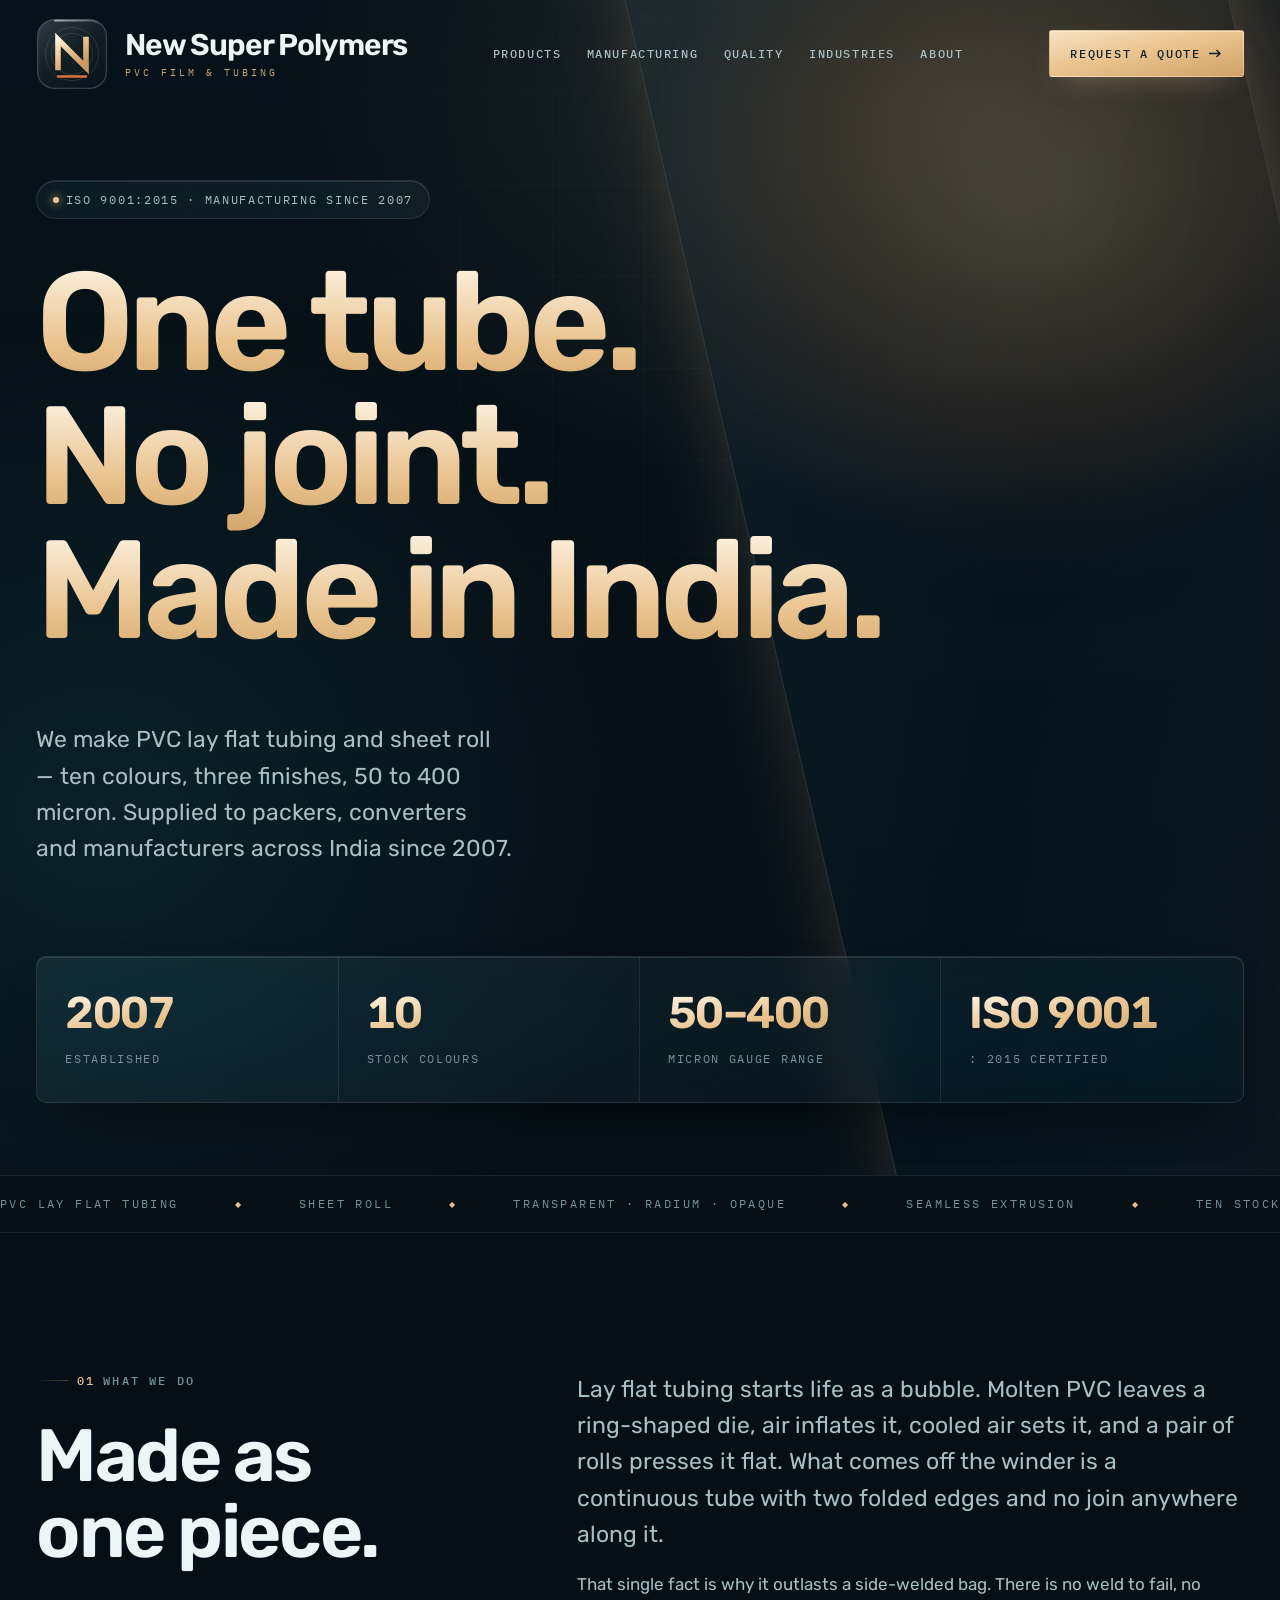
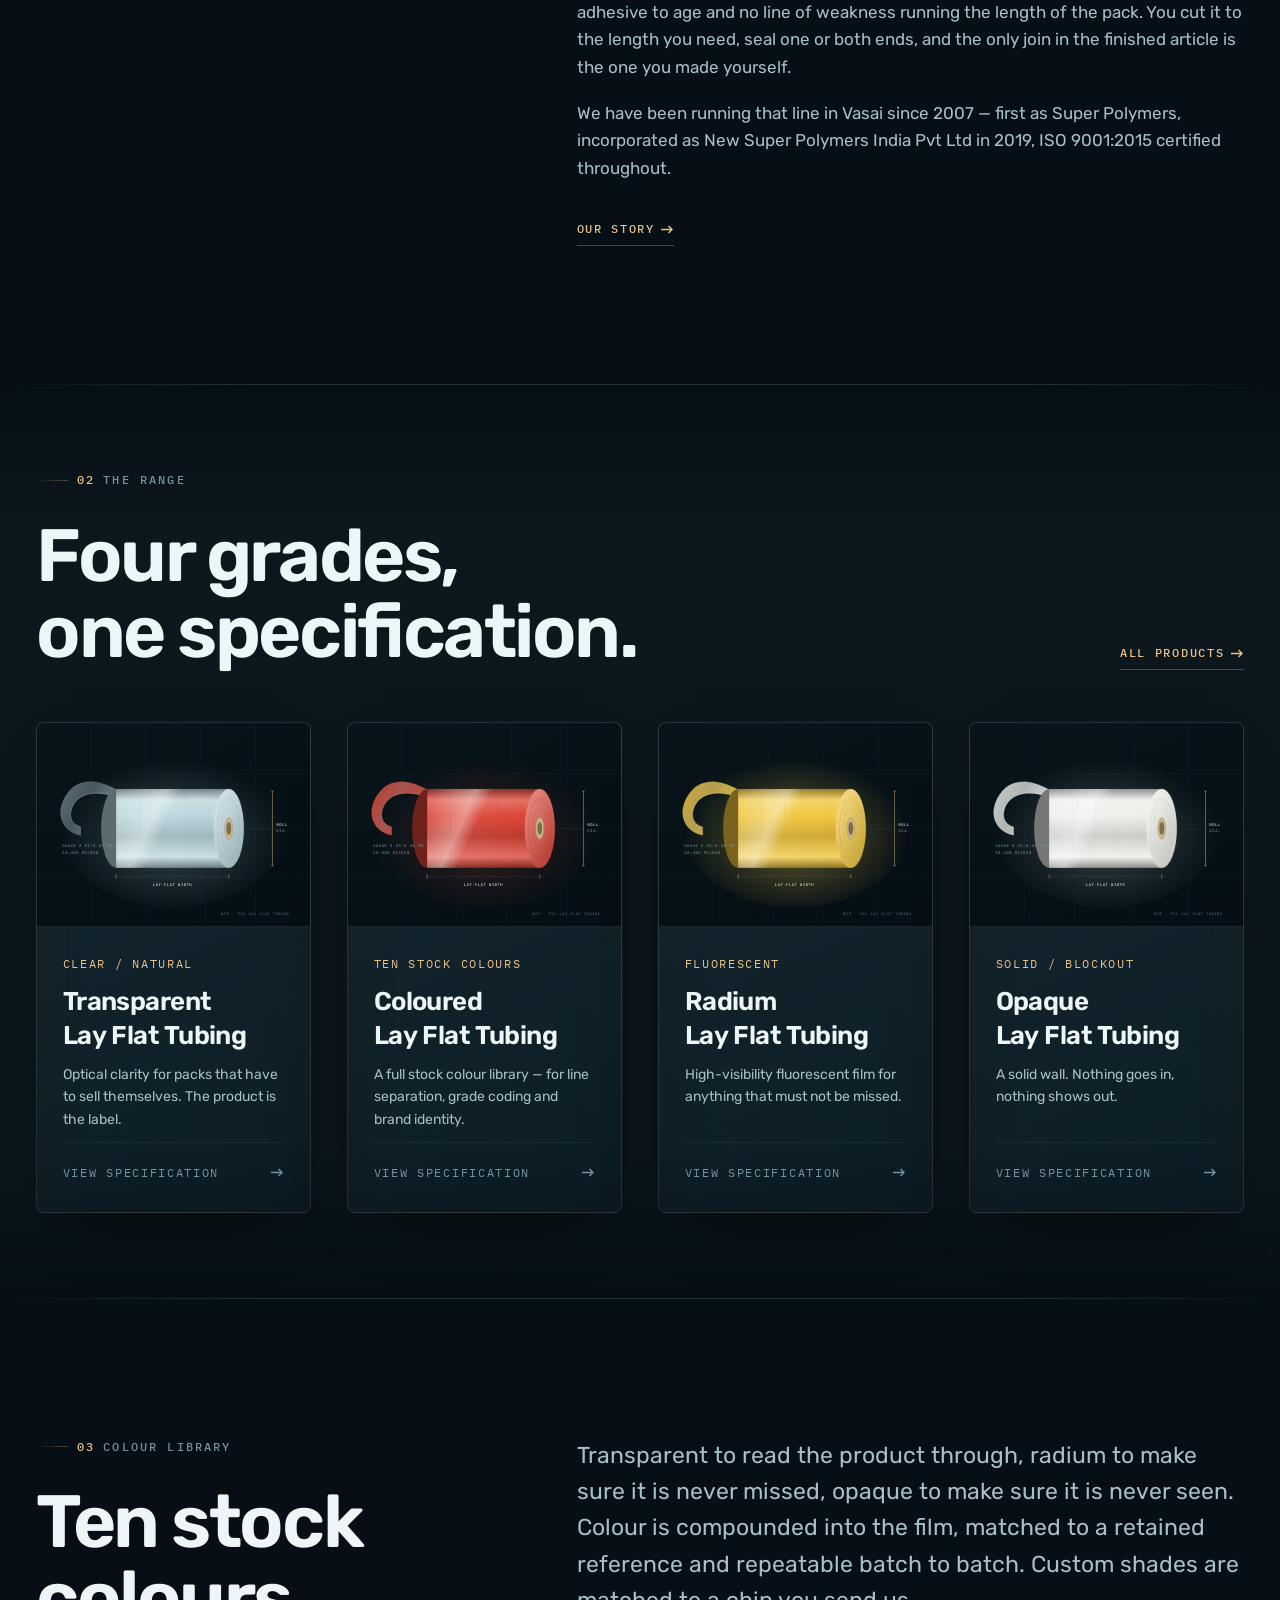
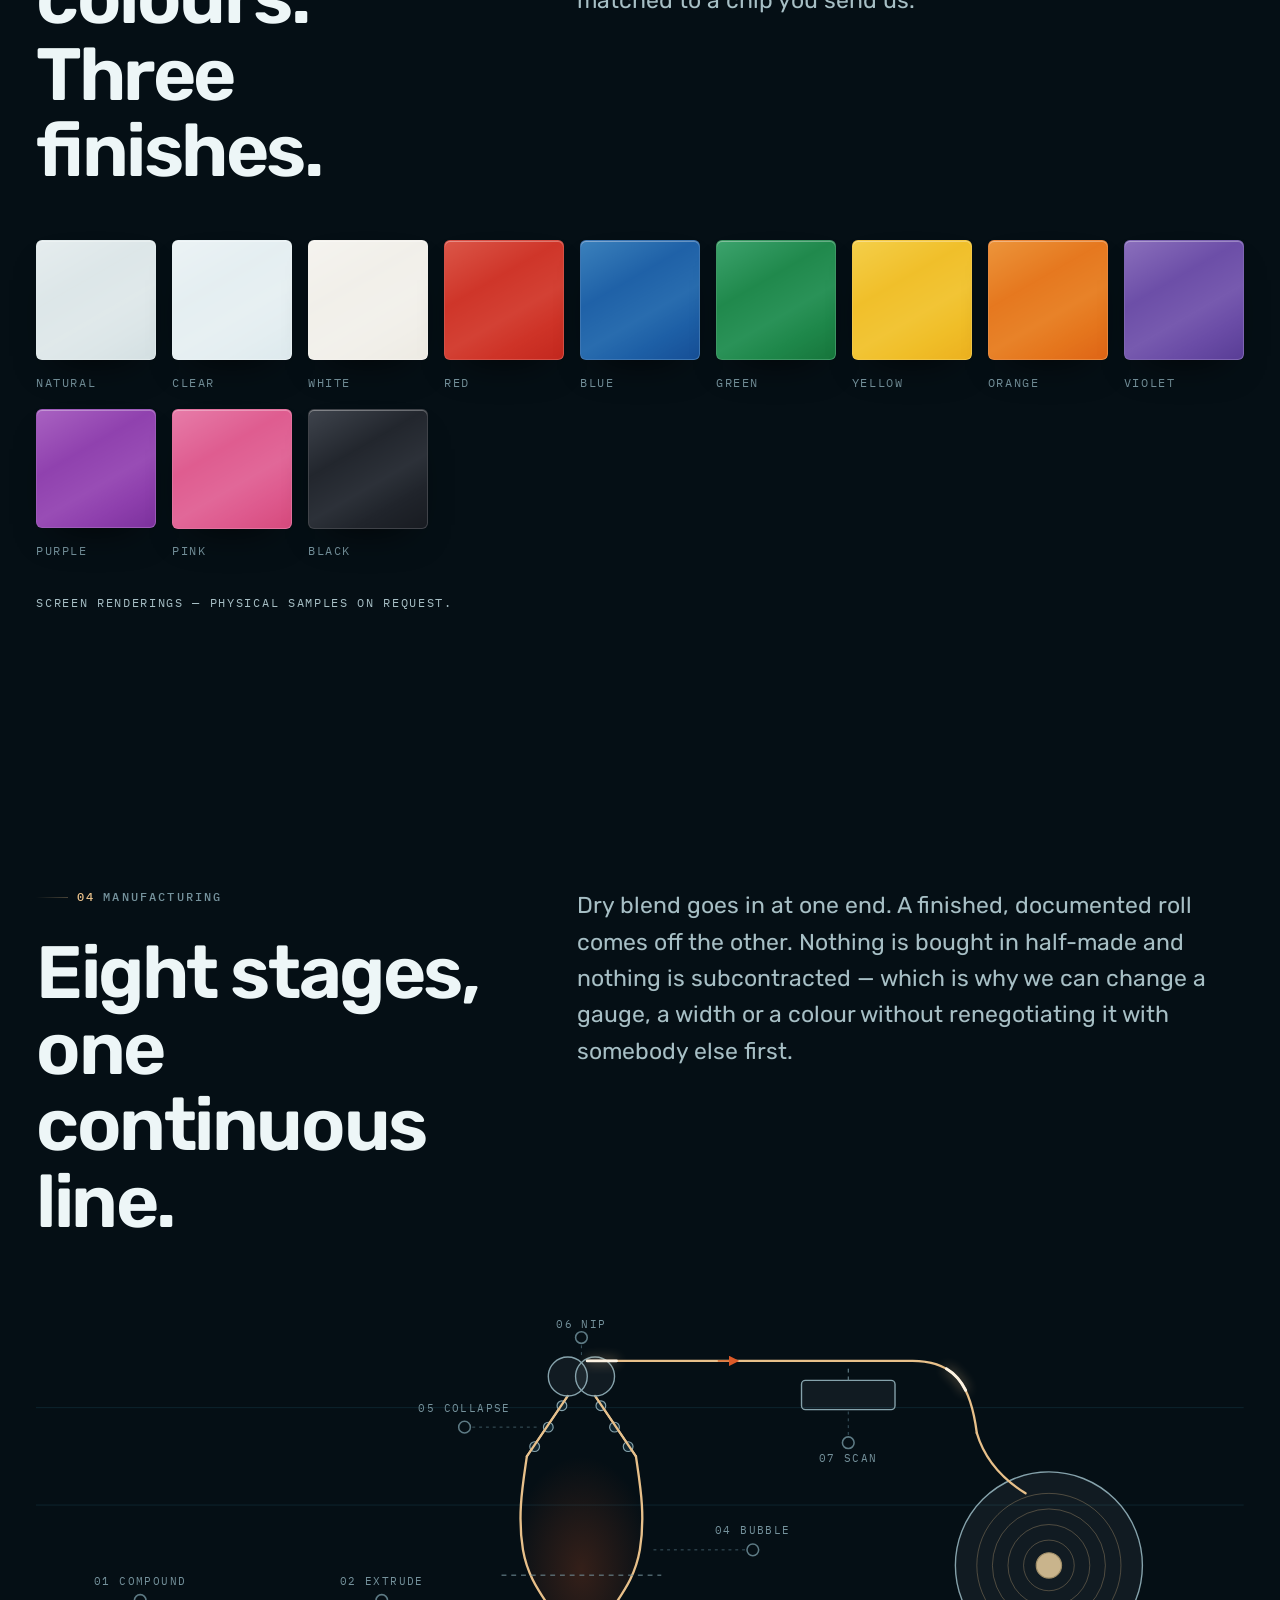
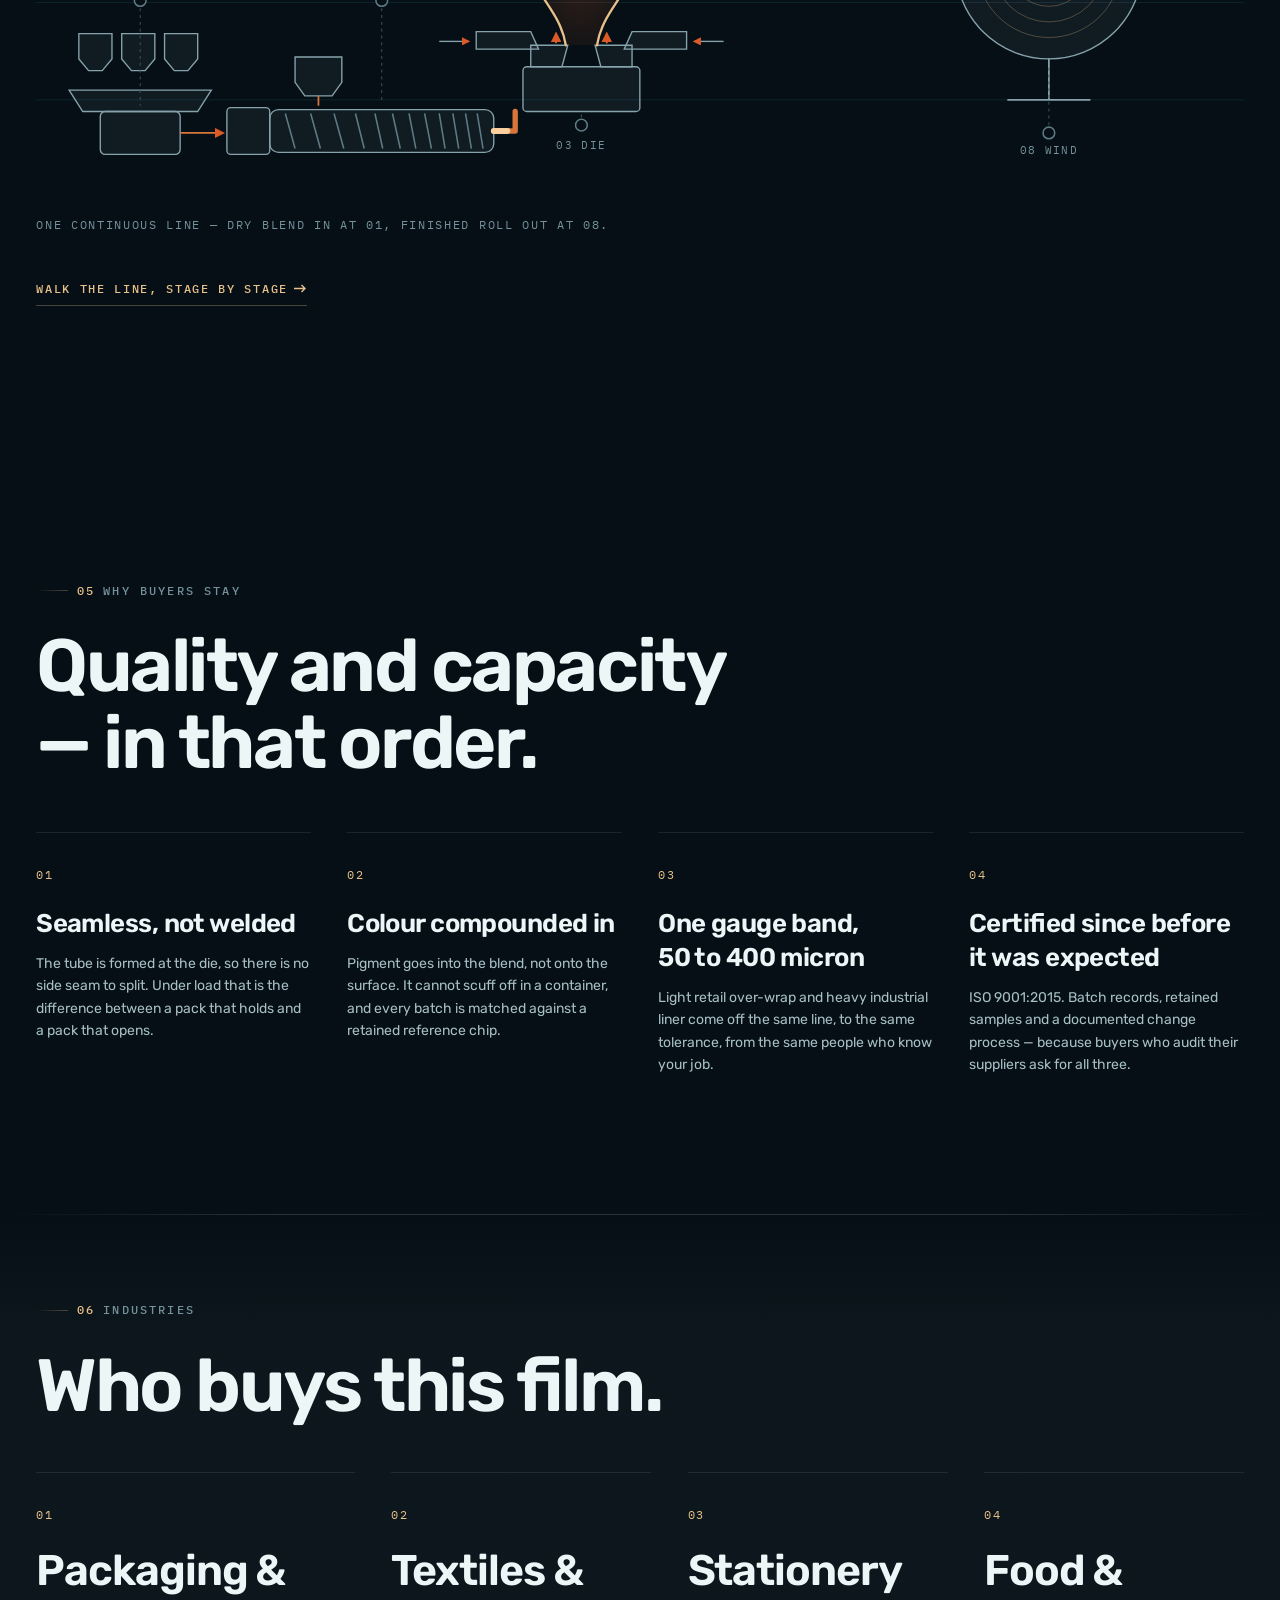
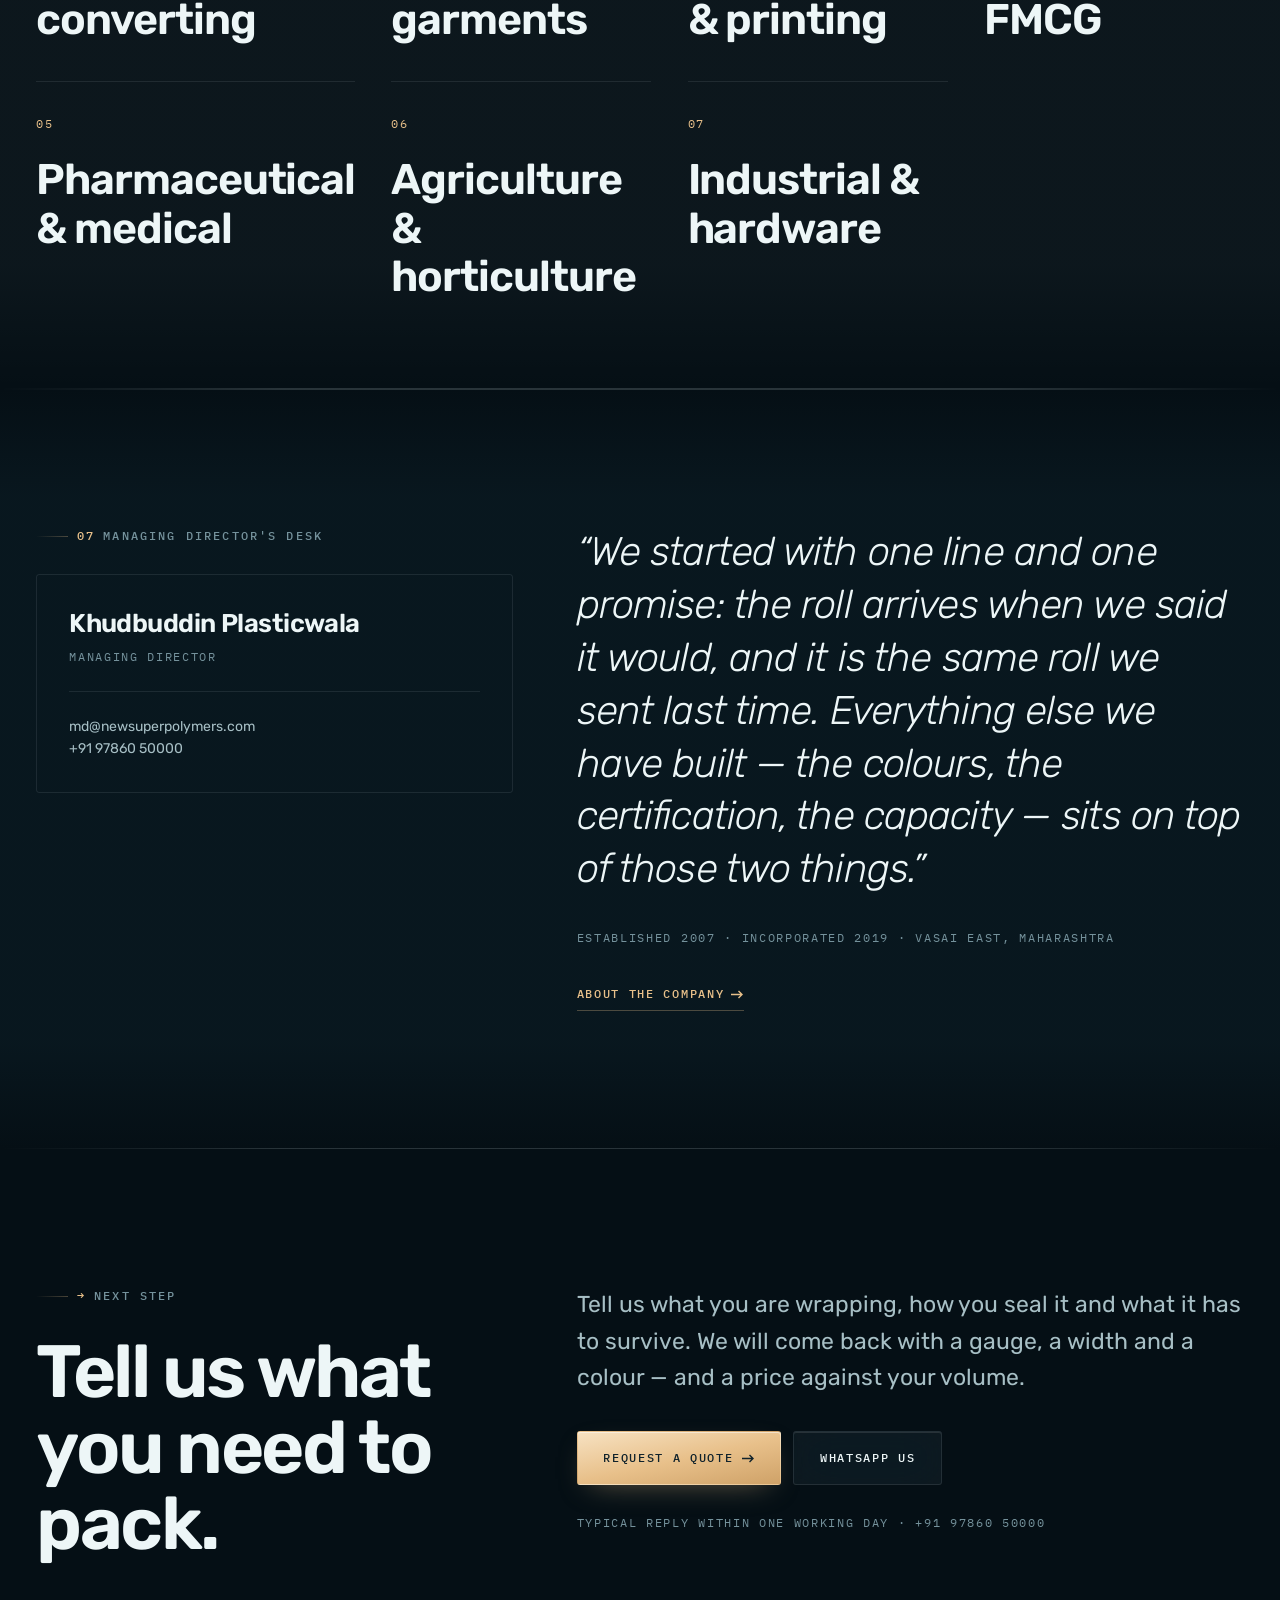
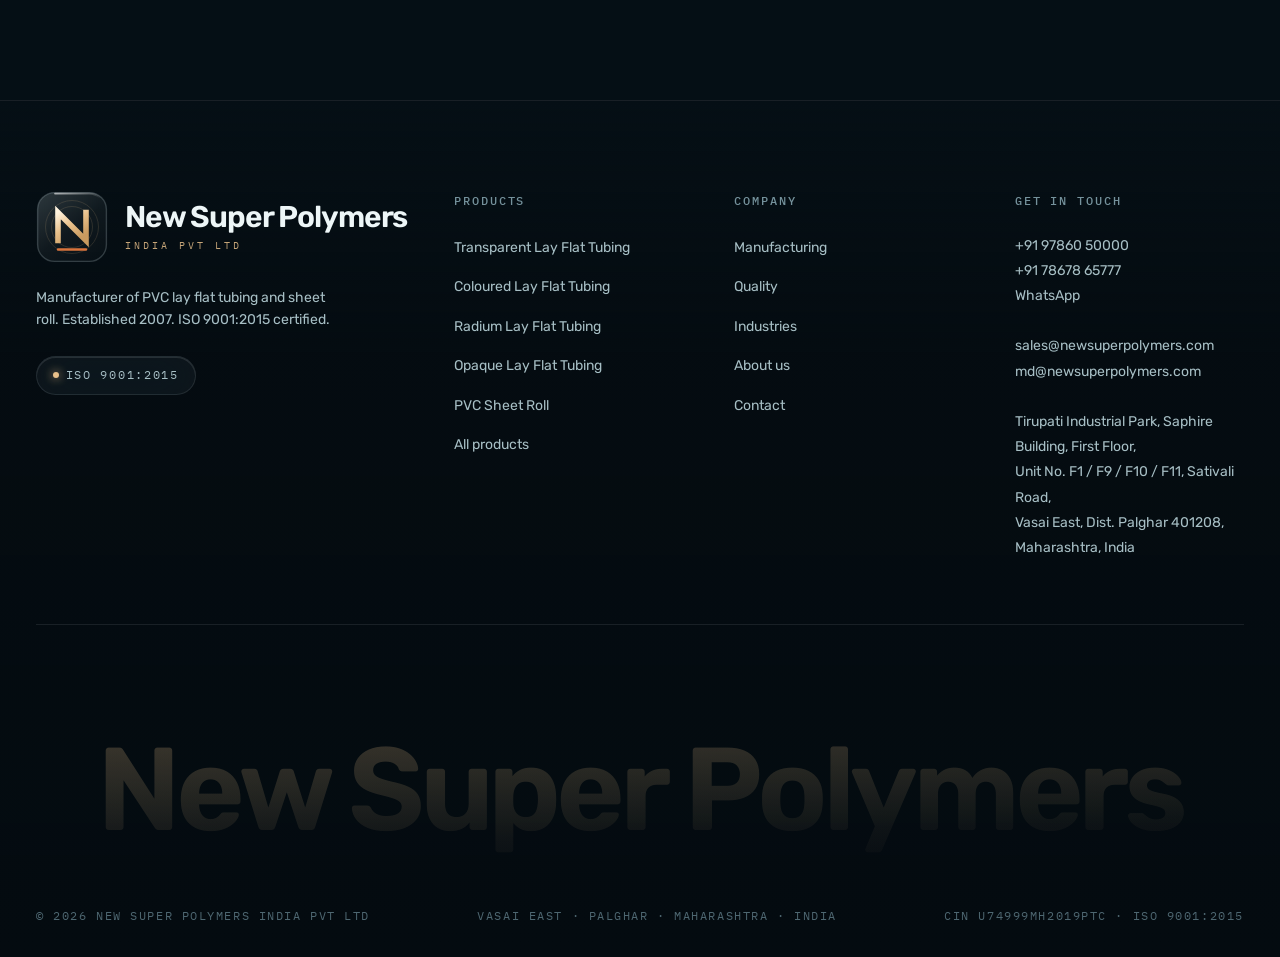
<file: index.html>
<!doctype html>
<html lang="en">
<head>
<meta charset="utf-8">
<meta name="viewport" content="width=device-width, initial-scale=1">
<title>New Super Polymers — PVC Lay Flat Tubing & Sheet Roll Manufacturer</title>
<meta name="description" content="ISO 9001:2015 certified manufacturer of seamless PVC lay flat tubing and sheet roll. Ten stock colours, transparent, radium and opaque finishes, 50 to 400 micron.">
<link rel="canonical" href="https://www.newsuperpolymers.com/index.html">
<meta property="og:type" content="website">
<meta property="og:site_name" content="New Super Polymers India Pvt Ltd">
<meta property="og:title" content="New Super Polymers — PVC Lay Flat Tubing & Sheet Roll Manufacturer">
<meta property="og:description" content="ISO 9001:2015 certified manufacturer of seamless PVC lay flat tubing and sheet roll. Ten stock colours, transparent, radium and opaque finishes, 50 to 400 micron.">
<meta property="og:url" content="https://www.newsuperpolymers.com/index.html">
<meta name="theme-color" content="#050F15">
<script>document.documentElement.className+=" js";</script>
<link rel="preconnect" href="https://fonts.googleapis.com">
<link rel="preconnect" href="https://fonts.gstatic.com" crossorigin>
<link href="https://fonts.googleapis.com/css2?family=IBM+Plex+Mono:wght@400;500&family=Rubik:ital,wght@0,300..700;1,300..500&display=swap" rel="stylesheet">
<link rel="stylesheet" href="assets/css/site.css">
<link rel="icon" href="assets/img/favicon.svg" type="image/svg+xml">
<script type="application/ld+json">{"@context":"https://schema.org","@type":"Organization","name":"New Super Polymers India Pvt Ltd","url":"https://www.newsuperpolymers.com","foundingDate":"2007","email":"sales@newsuperpolymers.com","telephone":"+91 97860 50000","address":{"@type":"PostalAddress","streetAddress":"Tirupati Industrial Park, Sativali Road, Vasai East","addressLocality":"Palghar","addressRegion":"Maharashtra","postalCode":"401208","addressCountry":"IN"}}</script>
</head>
<body>
<a class="skip" href="#main">Skip to content</a>
<header class="hdr on-dark">
  <div class="wrap hdr-in">
    <a class="brand" href="index.html" aria-label="New Super Polymers India Pvt Ltd — home">
      <svg class="brand-mark" viewBox="0 0 72 72" aria-hidden="true">
  <defs>
    <linearGradient id="tileh" x1=".12" y1="0" x2=".88" y2="1">
      <stop offset="0" stop-color="#E2F4F7" stop-opacity=".17"/>
      <stop offset=".52" stop-color="#E2F4F7" stop-opacity=".05"/>
      <stop offset="1" stop-color="#E2F4F7" stop-opacity=".015"/>
    </linearGradient>
    <linearGradient id="monoh" x1="0" y1="0" x2=".65" y2="1">
      <stop offset="0" stop-color="#FFF3DE"/>
      <stop offset=".5" stop-color="#E8C08A"/>
      <stop offset="1" stop-color="#C99A5F"/>
    </linearGradient>
    <linearGradient id="spech" x1="0" y1="0" x2="1" y2="1">
      <stop offset="0" stop-color="#FFFFFF" stop-opacity=".6"/>
      <stop offset=".6" stop-color="#FFFFFF" stop-opacity="0"/>
    </linearGradient>
  </defs>
  <rect x="1.6" y="1.6" width="68.8" height="68.8" rx="17"
        fill="url(#tileh)" stroke="#E2F4F7" stroke-opacity=".2" stroke-width="1.4"/>
  <path d="M19 2.6h34a16.4 16.4 0 0 1 16.4 16.4" fill="none"
        stroke="url(#spech)" stroke-width="1.7" stroke-linecap="round"/>
  <g stroke="#E8C08A" fill="none" opacity=".14">
    <circle cx="36" cy="36" r="26.5"/><circle cx="36" cy="36" r="20.5"/>
  </g>
  <path d="M22 49.5V21.5l28 28v-28" fill="none" stroke="url(#monoh)"
        stroke-width="5.6" stroke-linecap="square" stroke-linejoin="miter"/>
  <path d="M22 58.5h28" stroke="#D9743C" stroke-width="2.4" stroke-linecap="round"/>
</svg>
      <span class="brand-txt"><b>New Super Polymers</b><span>PVC film &amp; tubing</span></span>
    </a>
    <nav class="nav" aria-label="Primary"><a href="products/">Products</a><a href="manufacturing.html">Manufacturing</a><a href="quality.html">Quality</a><a href="industries.html">Industries</a><a href="about.html">About</a></nav>
    <a class="btn hdr-cta" href="contact.html">Request a quote
      <svg class="arw" width="13" height="9" viewBox="0 0 13 9" fill="none" aria-hidden="true">
        <path d="M0 4.5h11M7.5 1l3.5 3.5L7.5 8" stroke="currentColor" stroke-width="1.4"/></svg></a>
    <button class="burger" aria-label="Menu" aria-expanded="false" aria-controls="mnav"><span></span></button>
  </div>
</header>
<div class="mobile-nav" id="mnav">
  <nav aria-label="Mobile"><a class="mn-link" href="products/">Products</a><a class="mn-link" href="manufacturing.html">Manufacturing</a><a class="mn-link" href="quality.html">Quality</a><a class="mn-link" href="industries.html">Industries</a><a class="mn-link" href="about.html">About</a><a class="mn-link" href="contact.html">Contact</a></nav>
  <div style="padding-top:2rem">
    <p class="mono" style="color:var(--fg-inv-3);margin-bottom:.75rem">Enquiries</p>
    <p><a href="mailto:sales@newsuperpolymers.com" style="color:var(--fg-inv)">sales@newsuperpolymers.com</a></p>
    <p><a href="tel:+919786050000" style="color:var(--fg-inv)">+91 97860 50000</a></p>
  </div>
</div>
<main id="main">

<section class="hero dark">
  <div class="hero-grid"></div><div class="hero-glow"></div><div class="hero-pane"></div>
  <div class="wrap hero-in">
    <div class="badge rv" style="margin-bottom:2.25rem"><span class="dot"></span>ISO 9001:2015 · Manufacturing since 2007</div>
    <h1 class="mega grade hero-lines" style="max-width:13ch"><span class="hl"><i>One tube.</i></span><span class="hl"><i>No joint.</i></span><span class="hl"><i>Made in India.</i></span></h1>
    <div class="split" style="margin-top:clamp(2.5rem,5vw,4rem);align-items:end">
      <p class="lead rv rv-d2" style="max-width:46ch">
        We make PVC lay flat tubing and sheet roll — ten colours, three finishes,
        50 to 400 micron. Supplied to packers, converters and manufacturers across India
        since 2007.</p>
      <div class="rv rv-d3 btn-row">
        <a class="btn" href="products/">See the range <svg class="arw" width="13" height="9" viewBox="0 0 13 9" fill="none" aria-hidden="true"><path d="M0 4.5h11M7.5 1l3.5 3.5L7.5 8" stroke="currentColor" stroke-width="1.4"/></svg></a>
        <a class="btn btn-ghost" href="manufacturing.html">Inside the line</a>
      </div>
    </div>
    <div class="stats rv rv-d4" style="margin-top:clamp(3.5rem,7vw,6rem)">
      <div class="stat"><b><span data-count="2007" data-plain>2007</span></b><span>Established</span></div>
      <div class="stat"><b><span data-count="10">10</span></b><span>Stock colours</span></div>
      <div class="stat"><b>50&ndash;400</b><span>Micron gauge range</span></div>
      <div class="stat"><b>ISO 9001</b><span>: 2015 certified</span></div>
    </div>
  </div>
</section>

<div class="dark">
  <div class="tape">
    <div class="tape-track">
      <span>PVC lay flat tubing</span><span>Sheet roll</span>
      <span>Transparent · radium · opaque</span><span>Seamless extrusion</span>
      <span>Ten stock colours</span><span>Custom colour matching</span>
      <span>Printed to order</span><span>Gusseted to order</span>
      <span>PVC lay flat tubing</span><span>Sheet roll</span>
      <span>Transparent · radium · opaque</span><span>Seamless extrusion</span>
      <span>Ten stock colours</span><span>Custom colour matching</span>
      <span>Printed to order</span><span>Gusseted to order</span>
    </div>
  </div>
</div>

<section class="sec">
  <div class="wrap split">
    <div class="rv">
      <p class="eyebrow"><span class="idx">01</span><span>What we do</span></p>
      <h2 class="h2">Made as one piece.</h2>
    </div>
    <div class="rv rv-d1 prose">
      <p class="lead">Lay flat tubing starts life as a bubble. Molten PVC leaves a ring-shaped die,
      air inflates it, cooled air sets it, and a pair of rolls presses it flat. What comes off the
      winder is a continuous tube with two folded edges and no join anywhere along it.</p>
      <p class="muted">That single fact is why it outlasts a side-welded bag. There is no weld to
      fail, no adhesive to age and no line of weakness running the length of the pack. You cut it to
      the length you need, seal one or both ends, and the only join in the finished article is the
      one you made yourself.</p>
      <p class="muted">We have been running that line in Vasai since 2007 — first as Super Polymers,
      incorporated as New Super Polymers India Pvt Ltd in 2019, ISO 9001:2015 certified throughout.</p>
      <p style="margin-top:2rem"><a class="link-arw" href="about.html">Our story <svg class="arw" width="13" height="9" viewBox="0 0 13 9" fill="none" aria-hidden="true"><path d="M0 4.5h11M7.5 1l3.5 3.5L7.5 8" stroke="currentColor" stroke-width="1.4"/></svg></a></p>
    </div>
  </div>
</section>

<section class="sec-sm paper-2">
  <div class="wrap">
    <div style="display:flex;flex-wrap:wrap;gap:1.5rem;justify-content:space-between;align-items:end;margin-bottom:clamp(2.5rem,4vw,3.5rem)">
      <div class="rv"><p class="eyebrow"><span class="idx">02</span><span>The range</span></p><h2 class="h2">Four grades,<br>one specification.</h2></div>
      <a class="link-arw rv rv-d1" href="products/">All products <svg class="arw" width="13" height="9" viewBox="0 0 13 9" fill="none" aria-hidden="true"><path d="M0 4.5h11M7.5 1l3.5 3.5L7.5 8" stroke="currentColor" stroke-width="1.4"/></svg></a>
    </div>
    <div class="grid g-4"><article class="card rv" data-tags="tubing transparent">
  <div class="card-media"><img src="assets/img/roll-natural.svg" alt="Transparent Lay Flat Tubing — technical illustration" loading="lazy" width="800" height="600"></div>
  <div class="card-body">
    <span class="card-tag">Clear / natural</span>
    <h3 class="h4"><a class="stretch" href="products/lay-flat-tubing-transparent.html">Transparent Lay&nbsp;Flat Tubing</a></h3>
    <p class="small muted">Optical clarity for packs that have to sell themselves. The product is the label.</p>
    <div class="card-foot"><span class="mono">View specification</span><svg class="arw" width="13" height="9" viewBox="0 0 13 9" fill="none" aria-hidden="true"><path d="M0 4.5h11M7.5 1l3.5 3.5L7.5 8" stroke="currentColor" stroke-width="1.4"/></svg></div>
  </div>
</article><article class="card rv" data-tags="tubing coloured opaque">
  <div class="card-media"><img src="assets/img/roll-red.svg" alt="Coloured Lay Flat Tubing — technical illustration" loading="lazy" width="800" height="600"></div>
  <div class="card-body">
    <span class="card-tag">Ten stock colours</span>
    <h3 class="h4"><a class="stretch" href="products/lay-flat-tubing-coloured.html">Coloured Lay&nbsp;Flat Tubing</a></h3>
    <p class="small muted">A full stock colour library — for line separation, grade coding and brand identity.</p>
    <div class="card-foot"><span class="mono">View specification</span><svg class="arw" width="13" height="9" viewBox="0 0 13 9" fill="none" aria-hidden="true"><path d="M0 4.5h11M7.5 1l3.5 3.5L7.5 8" stroke="currentColor" stroke-width="1.4"/></svg></div>
  </div>
</article><article class="card rv" data-tags="tubing radium coloured">
  <div class="card-media"><img src="assets/img/roll-yellow.svg" alt="Radium Lay Flat Tubing — technical illustration" loading="lazy" width="800" height="600"></div>
  <div class="card-body">
    <span class="card-tag">Fluorescent</span>
    <h3 class="h4"><a class="stretch" href="products/lay-flat-tubing-radium.html">Radium Lay&nbsp;Flat Tubing</a></h3>
    <p class="small muted">High-visibility fluorescent film for anything that must not be missed.</p>
    <div class="card-foot"><span class="mono">View specification</span><svg class="arw" width="13" height="9" viewBox="0 0 13 9" fill="none" aria-hidden="true"><path d="M0 4.5h11M7.5 1l3.5 3.5L7.5 8" stroke="currentColor" stroke-width="1.4"/></svg></div>
  </div>
</article><article class="card rv" data-tags="tubing opaque">
  <div class="card-media"><img src="assets/img/roll-white.svg" alt="Opaque Lay Flat Tubing — technical illustration" loading="lazy" width="800" height="600"></div>
  <div class="card-body">
    <span class="card-tag">Solid / blockout</span>
    <h3 class="h4"><a class="stretch" href="products/lay-flat-tubing-opaque.html">Opaque Lay&nbsp;Flat Tubing</a></h3>
    <p class="small muted">A solid wall. Nothing goes in, nothing shows out.</p>
    <div class="card-foot"><span class="mono">View specification</span><svg class="arw" width="13" height="9" viewBox="0 0 13 9" fill="none" aria-hidden="true"><path d="M0 4.5h11M7.5 1l3.5 3.5L7.5 8" stroke="currentColor" stroke-width="1.4"/></svg></div>
  </div>
</article></div>
  </div>
</section>

<section class="sec">
  <div class="wrap">
    <div class="split" style="margin-bottom:clamp(2.5rem,4vw,3.5rem)">
      <div class="rv"><p class="eyebrow"><span class="idx">03</span><span>Colour library</span></p><h2 class="h2">Ten stock colours.<br>Three finishes.</h2></div>
      <p class="lead rv rv-d1" style="max-width:48ch">Transparent to read the product through, radium
      to make sure it is never missed, opaque to make sure it is never seen. Colour is compounded into
      the film, matched to a retained reference and repeatable batch to batch. Custom shades are
      matched to a chip you send us.</p>
    </div>
    <div class="rv rv-d2"><div class="swatches"><div class="sw" style="color:#DCE6E8"><div class="sw-chip" style="background:#DCE6E8"></div>
          <span class="sw-name">Natural</span></div><div class="sw" style="color:#E4EEF1"><div class="sw-chip" style="background:#E4EEF1"></div>
          <span class="sw-name">Clear</span></div><div class="sw" style="color:#F1EFE9"><div class="sw-chip" style="background:#F1EFE9"></div>
          <span class="sw-name">White</span></div><div class="sw" style="color:#CE3327"><div class="sw-chip" style="background:#CE3327"></div>
          <span class="sw-name">Red</span></div><div class="sw" style="color:#1D5FA6"><div class="sw-chip" style="background:#1D5FA6"></div>
          <span class="sw-name">Blue</span></div><div class="sw" style="color:#1E874A"><div class="sw-chip" style="background:#1E874A"></div>
          <span class="sw-name">Green</span></div><div class="sw" style="color:#F0BE28"><div class="sw-chip" style="background:#F0BE28"></div>
          <span class="sw-name">Yellow</span></div><div class="sw" style="color:#E5761D"><div class="sw-chip" style="background:#E5761D"></div>
          <span class="sw-name">Orange</span></div><div class="sw" style="color:#6A4CA6"><div class="sw-chip" style="background:#6A4CA6"></div>
          <span class="sw-name">Violet</span></div><div class="sw" style="color:#8E3FAD"><div class="sw-chip" style="background:#8E3FAD"></div>
          <span class="sw-name">Purple</span></div><div class="sw" style="color:#DE5A8E"><div class="sw-chip" style="background:#DE5A8E"></div>
          <span class="sw-name">Pink</span></div><div class="sw" style="color:#20242B"><div class="sw-chip" style="background:#20242B"></div>
          <span class="sw-name">Black</span></div></div></div>
    <p class="mono muted rv" style="margin-top:2rem">Screen renderings — physical samples on request.</p>
  </div>
</section>

<section class="sec dark">
  <div class="wrap">
    <div class="split" style="margin-bottom:clamp(2.5rem,5vw,4rem)">
      <div class="rv"><p class="eyebrow"><span class="idx">04</span><span>Manufacturing</span></p><h2 class="h2">Eight stages,<br>one continuous line.</h2></div>
      <p class="lead rv rv-d1" style="max-width:50ch">Dry blend goes in at one end. A finished,
      documented roll comes off the other. Nothing is bought in half-made and nothing is
      subcontracted — which is why we can change a gauge, a width or a colour without renegotiating
      it with somebody else first.</p>
    </div>
    
<figure class="schematic rv">
<div class="sch-scroll">
<svg viewBox="0 0 1240 470" role="img" aria-labelledby="schTitle schDesc" class="sch">
<title id="schTitle">The New Super Polymers PVC blown-film line</title>
<desc id="schDesc">Compounding feeds a single-screw extruder. The melt turns vertical at an annular
die, is inflated into a bubble and cooled by an air ring, collapsed by a converging frame, flattened
at the nip rolls into lay-flat tubing, scanned for gauge, and wound to length.</desc>
<defs>
  <marker id="sar" viewBox="0 0 10 10" refX="8" refY="5" markerWidth="6" markerHeight="6" orient="auto-start-reverse">
    <path d="M0 0L10 5L0 10z" fill="#DC5A28"/></marker>
  <linearGradient id="smelt" x1="0" y1="0" x2="1" y2="0">
    <stop offset="0" stop-color="#DC5A28"/><stop offset="1" stop-color="#F09A6E"/></linearGradient>
  <radialGradient id="sbub" cx="0.5" cy="0.6" r="0.6">
    <stop offset="0" stop-color="#DC5A28" stop-opacity=".22"/>
    <stop offset="1" stop-color="#DC5A28" stop-opacity="0"/></radialGradient>
</defs>

<g class="sch-grid" stroke="#22262E" stroke-width="1">
  <path d="M0 90H1240M0 190H1240M0 290H1240M0 390H1240"/>
</g>

<!-- 01 silos + mixer -->
<g class="sch-part">
  <path d="M44 322h34v26l-10 12H54l-10-12z"/><path d="M88 322h34v26l-10 12H98l-10-12z"/>
  <path d="M132 322h34v26l-10 12h-14l-10-12z"/>
  <path d="M34 380h146l-14 22H48z"/>
  <rect x="66" y="402" width="82" height="44" rx="5"/>
</g>
<path d="M148 424h44" class="sch-flow" marker-end="url(#sar)"/>

<!-- 02 extruder -->
<g class="sch-part">
  <rect x="196" y="398" width="44" height="48" rx="4"/>
  <path d="M266 346h48v26l-10 14h-28l-10-14z"/>
  <rect x="240" y="400" width="230" height="44" rx="9"/>
</g>
<g class="sch-screw">
  <path d="M256 404l10 36M282 404l10 36M306 404l10 36M328 404l9 36M348 404l8 36M366 404l8 36M383 404l7 36M399 404l7 36M414 404l6 36M428 404l6 36M441 404l6 36M453 404l6 36"/>
</g>
<path d="M290 386v10" class="sch-flow"/>

<!-- 03 annular die -->
<path d="M470 422 H 492 V 402" class="sch-melt"/>
<path d="M470 422 H 492 V 402" class="sch-pulse"/>
<g class="sch-part">
  <rect x="500" y="356" width="120" height="46" rx="4"/>
  <path d="M508 356h32l6-22h-38z"/><path d="M612 356h-32l-6-22h38z"/>
</g>
<path d="M534 332v-10" class="sch-flow" marker-end="url(#sar)"/>
<path d="M586 332v-10" class="sch-flow" marker-end="url(#sar)"/>

<!-- 04 bubble + air ring -->
<path d="M544 334 C 538 296, 508 282, 500 236 C 494 200, 500 168, 504 140
         L616 140 C 620 168, 626 200, 620 236 C 612 282, 582 296, 576 334 Z"
      fill="url(#sbub)"/>
<path d="M544 334 C 538 296, 508 282, 500 236 C 494 200, 500 168, 504 140" class="sch-film"/>
<path d="M576 334 C 582 296, 612 282, 620 236 C 626 200, 620 168, 616 140" class="sch-film"/>
<g class="sch-part">
  <path d="M452 320h56l8 18h-64z"/><path d="M668 320h-56l-8 18h64z"/>
</g>
<path d="M414 330h30" class="sch-air" marker-end="url(#sar)"/>
<path d="M706 330h-30" class="sch-air" marker-end="url(#sar)"/>
<path d="M478 262h164" class="sch-frost"/>

<!-- 05 collapsing frame -->
<path d="M504 140 L546 78" class="sch-rail"/><path d="M616 140 L574 78" class="sch-rail"/>
<g class="sch-roller">
  <circle cx="512" cy="130" r="5"/><circle cx="526" cy="110" r="5"/><circle cx="540" cy="88" r="5"/>
  <circle cx="608" cy="130" r="5"/><circle cx="594" cy="110" r="5"/><circle cx="580" cy="88" r="5"/>
</g>
<path d="M504 140 L546 78" class="sch-film"/><path d="M616 140 L574 78" class="sch-film"/>

<!-- 06 nip rolls -->
<g class="sch-part"><circle cx="546" cy="58" r="20"/><circle cx="574" cy="58" r="20"/></g>

<!-- flat film run right -->
<path d="M566 42 H 900 C 946 42, 960 70, 966 116" class="sch-film"/>
<path d="M566 42 H 900 C 946 42, 960 70, 966 116" class="sch-run"/>
<path d="M700 42h20" class="sch-flow" marker-end="url(#sar)"/>

<!-- 07 thickness scan -->
<g class="sch-part"><rect x="786" y="62" width="96" height="30" rx="4"/></g>
<path d="M834 62v-14" class="sch-dash"/>

<!-- 08 winder -->
<g class="sch-part"><circle cx="1040" cy="252" r="96"/></g>
<g class="sch-wind">
  <circle cx="1040" cy="252" r="26"/><circle cx="1040" cy="252" r="42"/>
  <circle cx="1040" cy="252" r="58"/><circle cx="1040" cy="252" r="74"/>
</g>
<circle cx="1040" cy="252" r="13" class="sch-core"/>
<path d="M966 116 C 976 150, 1000 168, 1016 178" class="sch-film"/>
<path d="M1040 348v42M998 390h84" class="sch-part-s"/>

<g class="sch-labels">
  <g data-node="s1"><path class="sch-lead" d="M107 296V396"/><circle cx="107" cy="288" r="6"/><text x="107" y="272">01 COMPOUND</text></g>
  <g data-node="s2"><path class="sch-lead" d="M355 296V394"/><circle cx="355" cy="288" r="6"/><text x="355" y="272">02 EXTRUDE</text></g>
  <g data-node="s3"><path class="sch-lead" d="M560 408V404"/><circle cx="560" cy="416" r="6"/><text x="560" y="440">03 DIE</text></g>
  <g data-node="s4"><path class="sch-lead" d="M728 236H630"/><circle cx="736" cy="236" r="6"/><text x="736" y="220">04 BUBBLE</text></g>
  <g data-node="s5"><path class="sch-lead" d="M448 110H518"/><circle cx="440" cy="110" r="6"/><text x="440" y="94">05 COLLAPSE</text></g>
  <g data-node="s6"><path class="sch-lead" d="M560 26V36"/><circle cx="560" cy="18" r="6"/><text x="560" y="8">06 NIP</text></g>
  <g data-node="s7"><path class="sch-lead" d="M834 118V94"/><circle cx="834" cy="126" r="6"/><text x="834" y="146">07 SCAN</text></g>
  <g data-node="s8"><path class="sch-lead" d="M1040 416V354"/><circle cx="1040" cy="424" r="6"/><text x="1040" y="446">08 WIND</text></g>
</g>
</svg>
</div>
<figcaption class="mono">One continuous line — dry blend in at 01, finished roll out at 08.</figcaption>
</figure>
    <p class="rv" style="margin-top:2.5rem"><a class="link-arw" href="manufacturing.html">Walk the line, stage by stage <svg class="arw" width="13" height="9" viewBox="0 0 13 9" fill="none" aria-hidden="true"><path d="M0 4.5h11M7.5 1l3.5 3.5L7.5 8" stroke="currentColor" stroke-width="1.4"/></svg></a></p>
  </div>
</section>

<section class="sec">
  <div class="wrap">
    <div class="rv" style="margin-bottom:clamp(2.5rem,4vw,3.5rem)">
      <p class="eyebrow"><span class="idx">05</span><span>Why buyers stay</span></p>
      <h2 class="h2" style="max-width:18ch">Quality and capacity — in that order.</h2>
    </div>
    <div class="grid g-4"><div class="fcard rv rv-d0"><span class="n">01</span><h3 class="h4" style="margin-bottom:.75rem">Seamless, not welded</h3><p class="small muted" style="max-width:38ch">The tube is formed at the die, so there is no side seam to split. Under load that is the difference between a pack that holds and a pack that opens.</p></div><div class="fcard rv rv-d1"><span class="n">02</span><h3 class="h4" style="margin-bottom:.75rem">Colour compounded in</h3><p class="small muted" style="max-width:38ch">Pigment goes into the blend, not onto the surface. It cannot scuff off in a container, and every batch is matched against a retained reference chip.</p></div><div class="fcard rv rv-d2"><span class="n">03</span><h3 class="h4" style="margin-bottom:.75rem">One gauge band, 50 to 400 micron</h3><p class="small muted" style="max-width:38ch">Light retail over-wrap and heavy industrial liner come off the same line, to the same tolerance, from the same people who know your job.</p></div><div class="fcard rv rv-d3"><span class="n">04</span><h3 class="h4" style="margin-bottom:.75rem">Certified since before it was expected</h3><p class="small muted" style="max-width:38ch">ISO 9001:2015. Batch records, retained samples and a documented change process — because buyers who audit their suppliers ask for all three.</p></div></div>
  </div>
</section>

<section class="sec-sm paper-2">
  <div class="wrap">
    <div class="rv" style="margin-bottom:clamp(2rem,4vw,3rem)">
      <p class="eyebrow"><span class="idx">06</span><span>Industries</span></p><h2 class="h2">Who buys this film.</h2>
    </div>
    <div class="grid g-4"><a class="fcard rv rv-d0" href="industries.html" style="display:block"><span class="n">01</span><h3 class="h3">Packaging &amp; converting</h3></a><a class="fcard rv rv-d1" href="industries.html" style="display:block"><span class="n">02</span><h3 class="h3">Textiles &amp; garments</h3></a><a class="fcard rv rv-d2" href="industries.html" style="display:block"><span class="n">03</span><h3 class="h3">Stationery &amp; printing</h3></a><a class="fcard rv rv-d3" href="industries.html" style="display:block"><span class="n">04</span><h3 class="h3">Food &amp; FMCG</h3></a><a class="fcard rv rv-d0" href="industries.html" style="display:block"><span class="n">05</span><h3 class="h3">Pharmaceutical &amp; medical</h3></a><a class="fcard rv rv-d1" href="industries.html" style="display:block"><span class="n">06</span><h3 class="h3">Agriculture &amp; horticulture</h3></a><a class="fcard rv rv-d2" href="industries.html" style="display:block"><span class="n">07</span><h3 class="h3">Industrial &amp; hardware</h3></a></div>
  </div>
</section>

<section class="sec dark-2">
  <div class="wrap split">
    <div class="rv">
      <p class="eyebrow"><span class="idx">07</span><span>Managing Director's desk</span></p>
      <div style="border:1px solid var(--ink-line);border-radius:3px;padding:2rem">
        <p class="h4" style="margin-bottom:.4rem">Khudbuddin Plasticwala</p>
        <p class="mono" style="color:var(--fg-inv-3)">Managing Director</p>
        <hr class="rule" style="margin:1.5rem 0">
        <p class="small" style="color:var(--fg-inv-2)">
          <a href="mailto:md@newsuperpolymers.com">md@newsuperpolymers.com</a><br>
          <a href="tel:+919786050000">+91 97860 50000</a></p>
      </div>
    </div>
    <div class="rv rv-d1">
      <blockquote class="quote">&ldquo;We started with one line and one promise: the roll arrives when
      we said it would, and it is the same roll we sent last time. Everything else we have built —
      the colours, the certification, the capacity — sits on top of those two things.&rdquo;</blockquote>
      <p class="mono" style="margin-top:2rem;color:var(--fg-inv-3)">
        Established 2007 · Incorporated 2019 · Vasai East, Maharashtra</p>
      <p style="margin-top:2rem"><a class="link-arw" href="about.html">About the company <svg class="arw" width="13" height="9" viewBox="0 0 13 9" fill="none" aria-hidden="true"><path d="M0 4.5h11M7.5 1l3.5 3.5L7.5 8" stroke="currentColor" stroke-width="1.4"/></svg></a></p>
    </div>
  </div>
</section>

<section class="sec dark">
  <div class="wrap">
    <div class="split">
      <div class="rv">
        <p class="eyebrow"><span class="idx">→</span><span>Next step</span></p>
        <h2 class="h2">Tell us what<br>you need to pack.</h2>
      </div>
      <div class="rv rv-d1">
        <p class="lead" style="max-width:52ch">Tell us what you are wrapping, how you seal it and what
        it has to survive. We will come back with a gauge, a width and a colour — and a price against
        your volume.</p>
        <div class="btn-row" style="margin-top:2.25rem">
          <a class="btn" href="contact.html">Request a quote <svg class="arw" width="13" height="9" viewBox="0 0 13 9" fill="none" aria-hidden="true"><path d="M0 4.5h11M7.5 1l3.5 3.5L7.5 8" stroke="currentColor" stroke-width="1.4"/></svg></a>
          <a class="btn btn-ghost" href="https://wa.me/919786050000" rel="noopener">WhatsApp us</a>
        </div>
        <p class="mono" style="margin-top:1.75rem;color:var(--fg-inv-3)">
          Typical reply within one working day · +91 97860 50000</p>
      </div>
    </div>
  </div>
</section>
</main>
<footer class="ftr">
  <div class="wrap">
    <div class="ftr-grid">
      <div>
        <a class="brand" href="index.html" style="color:var(--fg-inv)"><svg class="brand-mark" viewBox="0 0 72 72" aria-hidden="true">
  <defs>
    <linearGradient id="tilef" x1=".12" y1="0" x2=".88" y2="1">
      <stop offset="0" stop-color="#E2F4F7" stop-opacity=".17"/>
      <stop offset=".52" stop-color="#E2F4F7" stop-opacity=".05"/>
      <stop offset="1" stop-color="#E2F4F7" stop-opacity=".015"/>
    </linearGradient>
    <linearGradient id="monof" x1="0" y1="0" x2=".65" y2="1">
      <stop offset="0" stop-color="#FFF3DE"/>
      <stop offset=".5" stop-color="#E8C08A"/>
      <stop offset="1" stop-color="#C99A5F"/>
    </linearGradient>
    <linearGradient id="specf" x1="0" y1="0" x2="1" y2="1">
      <stop offset="0" stop-color="#FFFFFF" stop-opacity=".6"/>
      <stop offset=".6" stop-color="#FFFFFF" stop-opacity="0"/>
    </linearGradient>
  </defs>
  <rect x="1.6" y="1.6" width="68.8" height="68.8" rx="17"
        fill="url(#tilef)" stroke="#E2F4F7" stroke-opacity=".2" stroke-width="1.4"/>
  <path d="M19 2.6h34a16.4 16.4 0 0 1 16.4 16.4" fill="none"
        stroke="url(#specf)" stroke-width="1.7" stroke-linecap="round"/>
  <g stroke="#E8C08A" fill="none" opacity=".14">
    <circle cx="36" cy="36" r="26.5"/><circle cx="36" cy="36" r="20.5"/>
  </g>
  <path d="M22 49.5V21.5l28 28v-28" fill="none" stroke="url(#monof)"
        stroke-width="5.6" stroke-linecap="square" stroke-linejoin="miter"/>
  <path d="M22 58.5h28" stroke="#D9743C" stroke-width="2.4" stroke-linecap="round"/>
</svg>
          <span class="brand-txt"><b>New Super Polymers</b><span>India Pvt Ltd</span></span></a>
        <p class="small" style="color:var(--fg-inv-2);margin-top:1.5rem;max-width:34ch">
          Manufacturer of PVC lay flat tubing and sheet roll. Established 2007.
          ISO&nbsp;9001:2015 certified.</p>
        <a class="badge" style="margin-top:1.5rem" href="quality.html"><span class="dot"></span>ISO 9001:2015</a>
      </div>
      <div><h5>Products</h5><ul><li><a href="products/lay-flat-tubing-transparent.html">Transparent Lay Flat Tubing</a></li><li><a href="products/lay-flat-tubing-coloured.html">Coloured Lay Flat Tubing</a></li><li><a href="products/lay-flat-tubing-radium.html">Radium Lay Flat Tubing</a></li><li><a href="products/lay-flat-tubing-opaque.html">Opaque Lay Flat Tubing</a></li><li><a href="products/pvc-sheet-roll.html">PVC Sheet Roll</a></li>
        <li><a href="products/">All products</a></li></ul></div>
      <div><h5>Company</h5><ul>
        <li><a href="manufacturing.html">Manufacturing</a></li>
        <li><a href="quality.html">Quality</a></li>
        <li><a href="industries.html">Industries</a></li>
        <li><a href="about.html">About us</a></li>
        <li><a href="contact.html">Contact</a></li></ul></div>
      <div><h5>Get in touch</h5>
        <address>
          <a href="tel:+919786050000">+91 97860 50000</a><br>
          <a href="tel:+917867865777">+91 78678 65777</a><br>
          <a href="https://wa.me/919786050000" rel="noopener">WhatsApp</a><br><br>
          <a href="mailto:sales@newsuperpolymers.com">sales@newsuperpolymers.com</a><br>
          <a href="mailto:md@newsuperpolymers.com">md@newsuperpolymers.com</a><br><br>
          Tirupati Industrial Park, Saphire Building, First Floor,<br>Unit No. F1 / F9 / F10 / F11, Sativali Road,<br>Vasai East, Dist. Palghar 401208, Maharashtra, India
        </address></div>
    </div>
    <div class="ftr-mark" aria-hidden="true">New Super Polymers</div>
    <div class="ftr-bot">
      <span>&copy; <span data-year></span> New Super Polymers India Pvt Ltd</span>
      <span>Vasai East · Palghar · Maharashtra · India</span>
      <span>CIN U74999MH2019PTC · ISO 9001:2015</span>
    </div>
  </div>
</footer>
<script src="assets/js/site.js" defer></script>
</body>
</html>
</file>
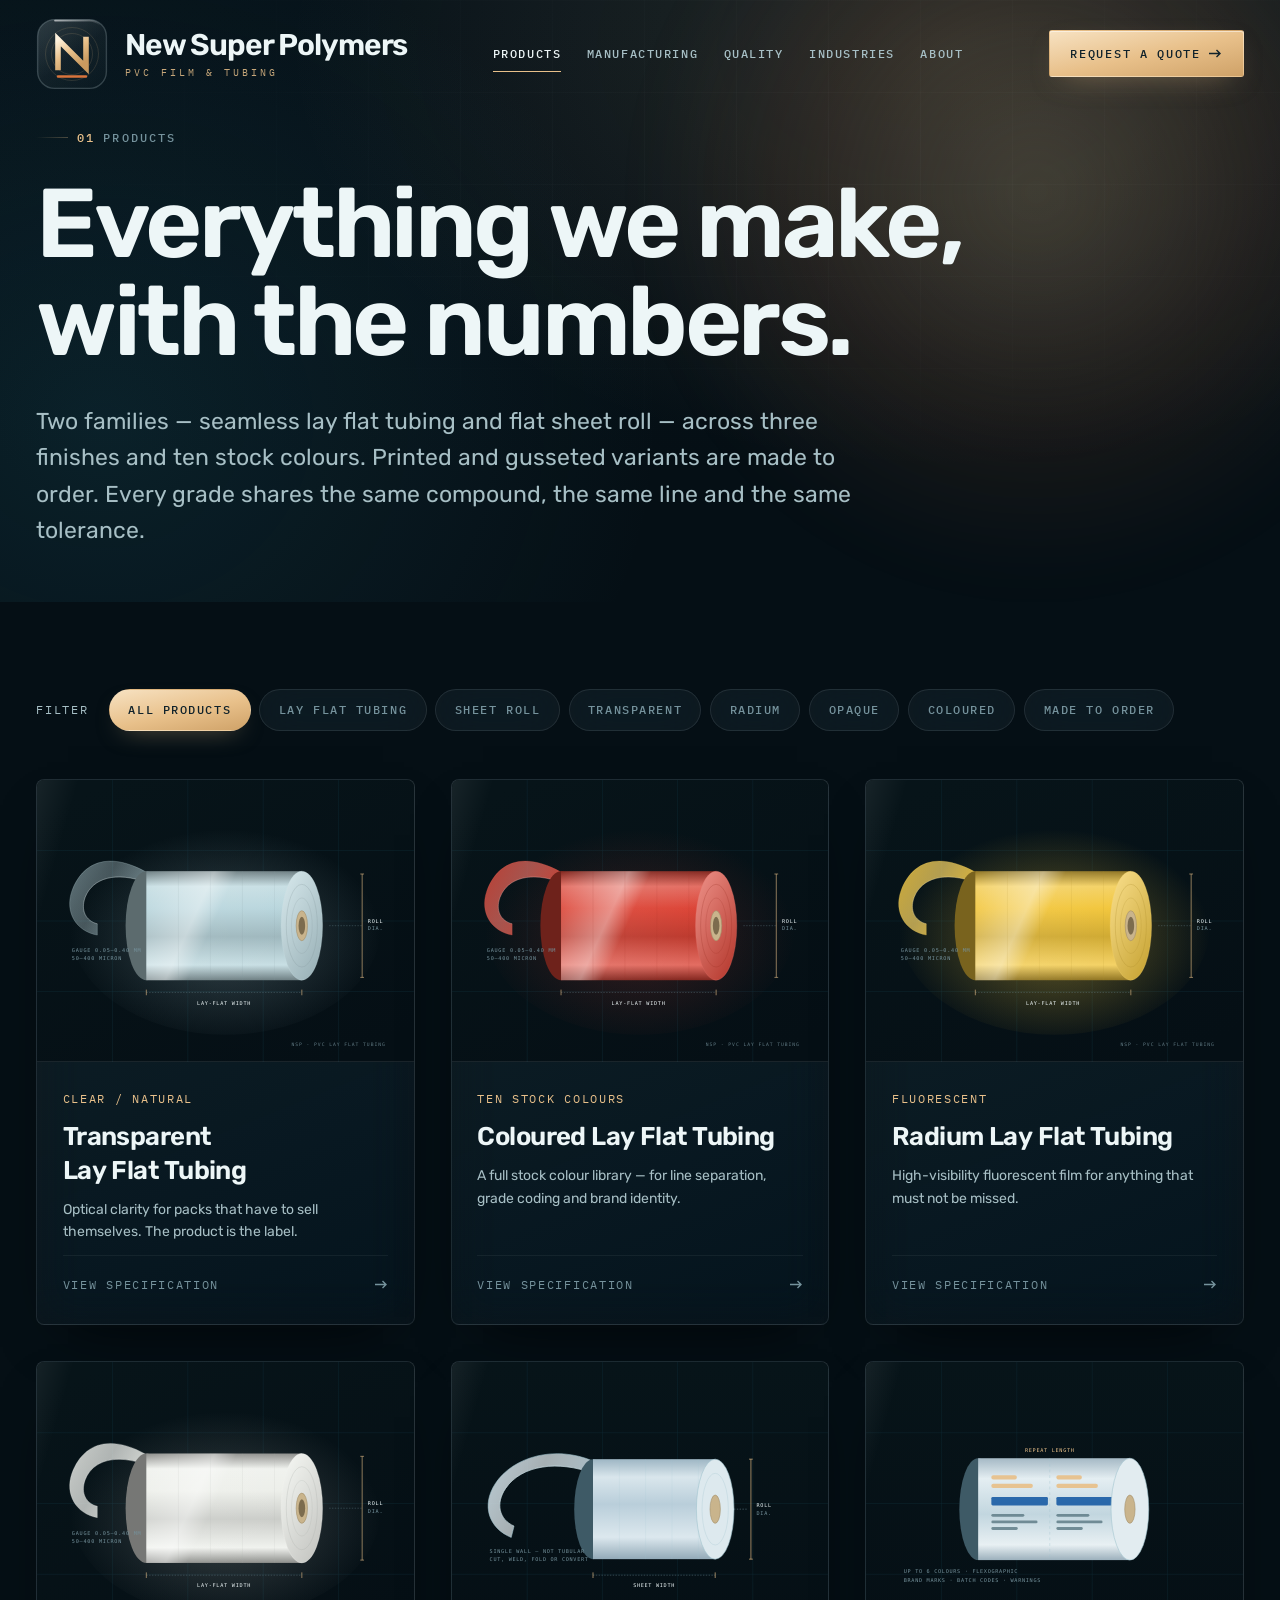
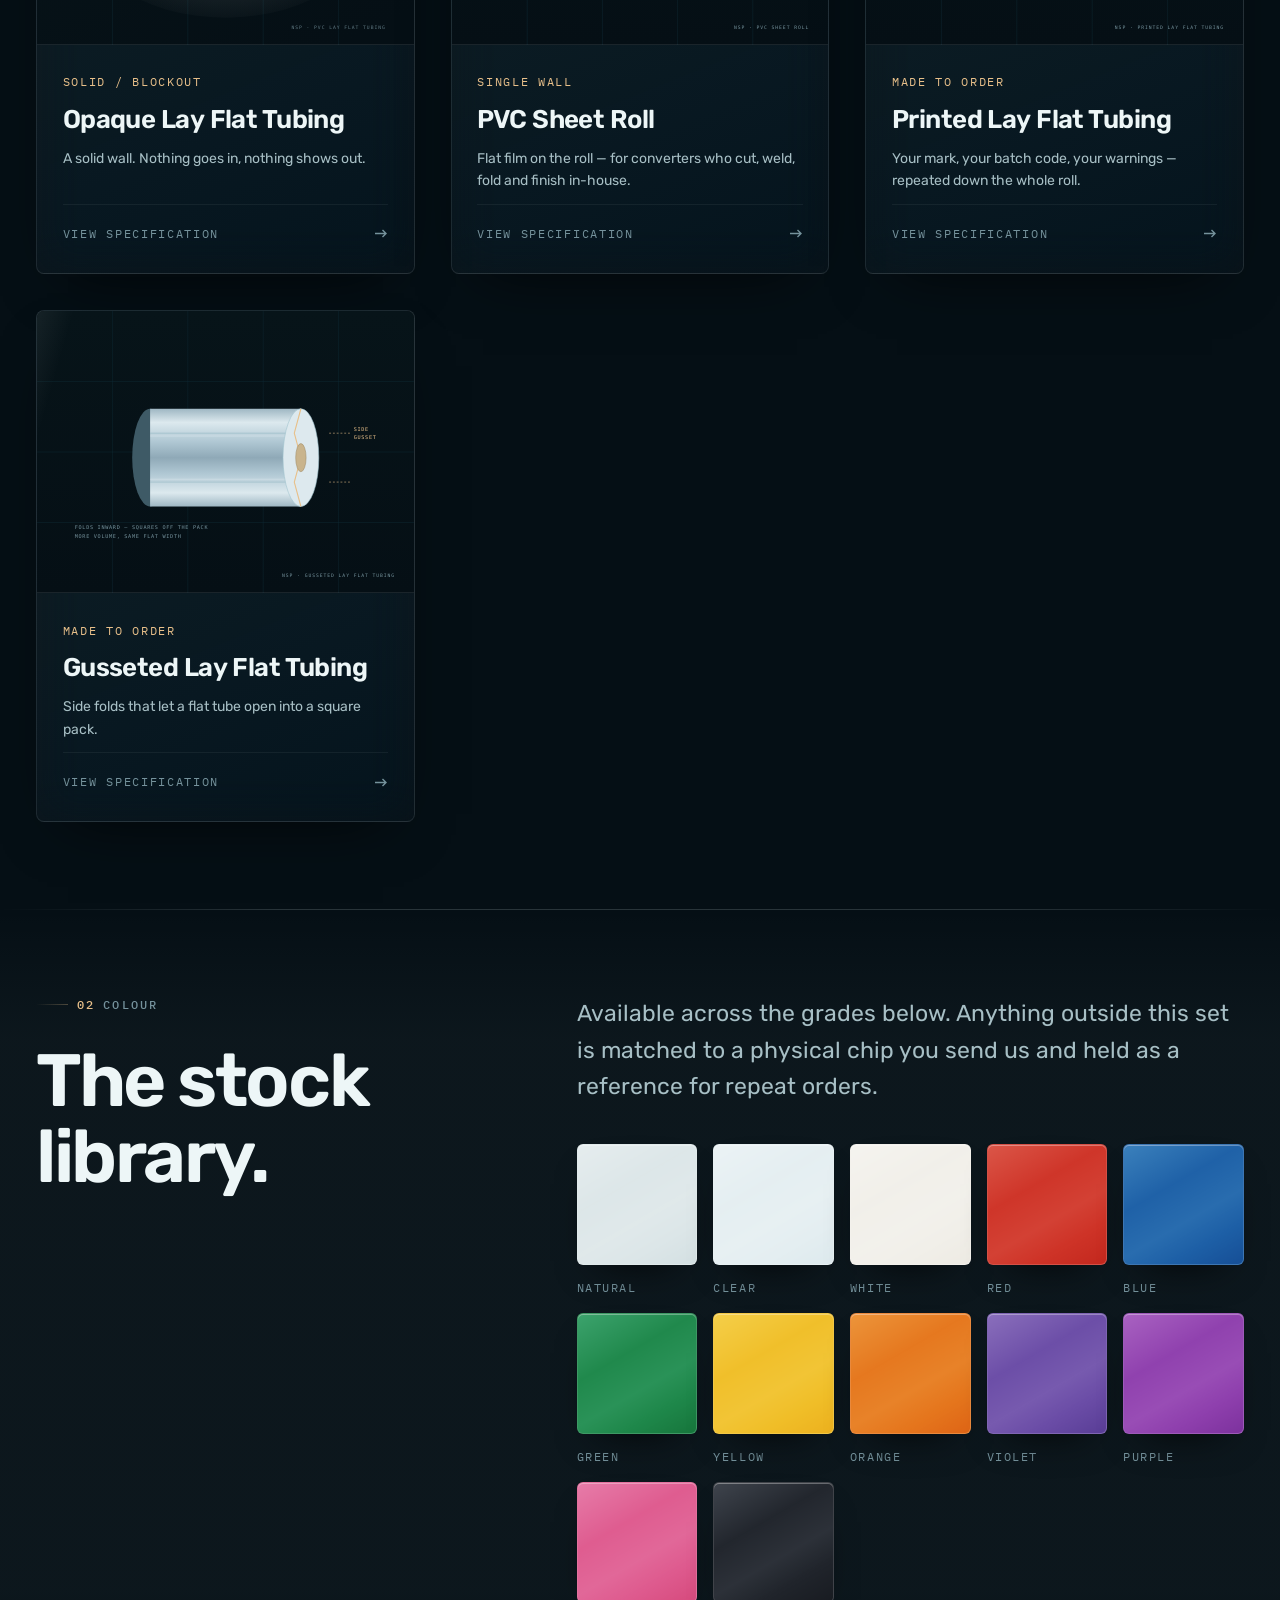
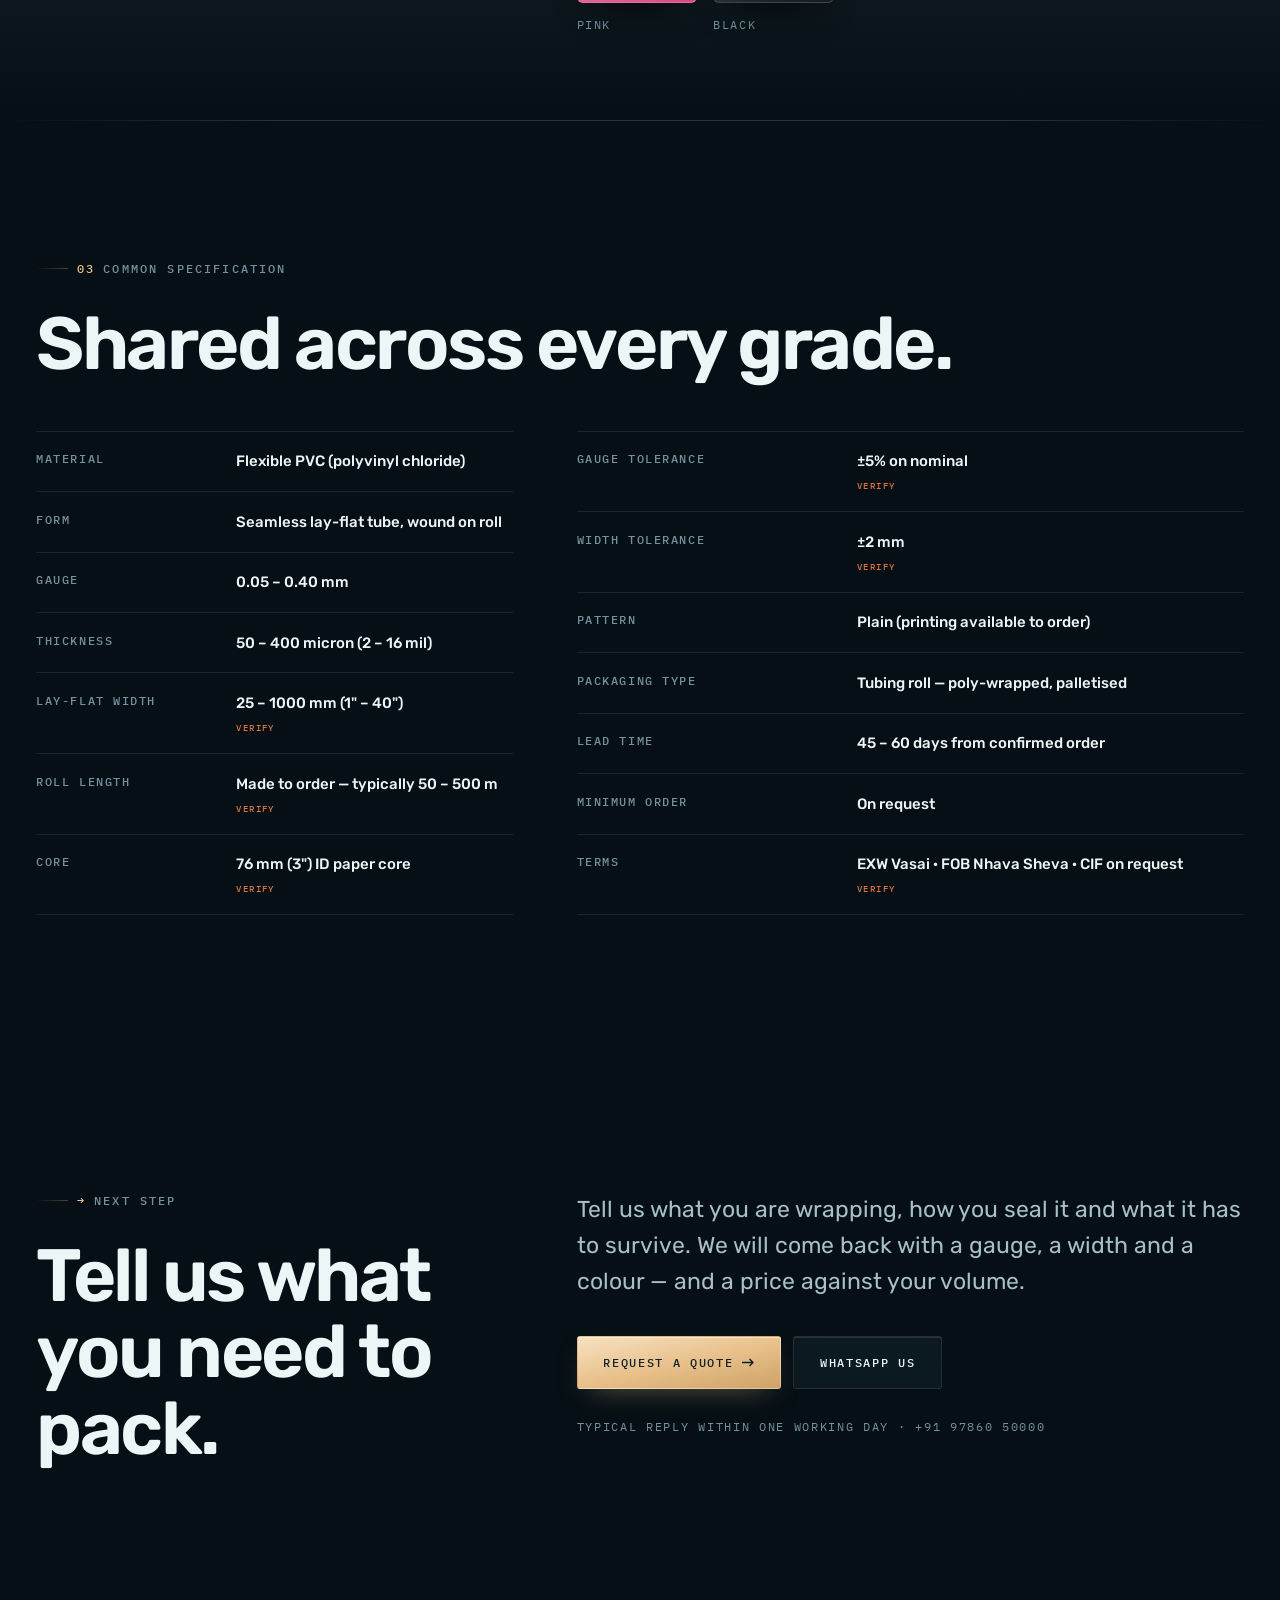
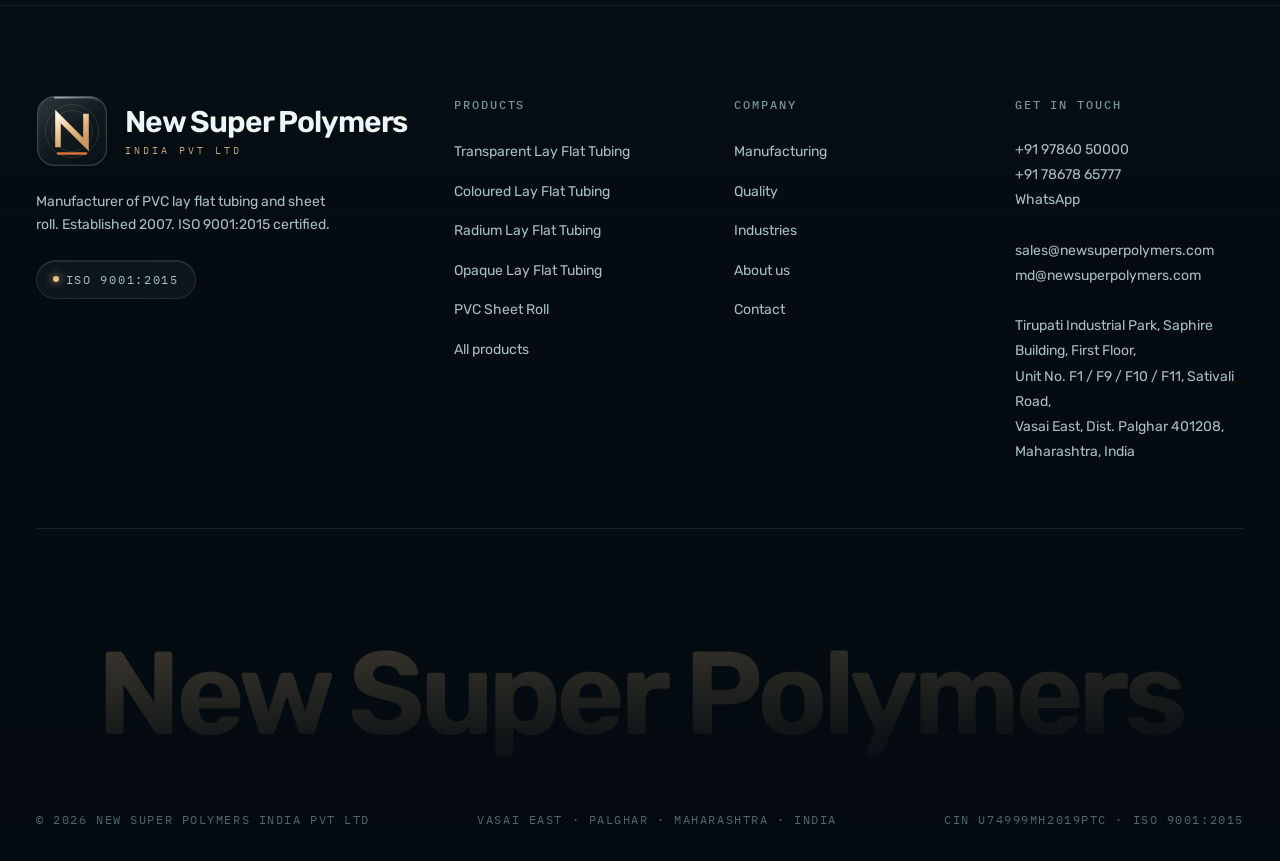
<file: products/index.html>
<!doctype html>
<html lang="en">
<head>
<meta charset="utf-8">
<meta name="viewport" content="width=device-width, initial-scale=1">
<title>Products — PVC Lay Flat Tubing & Sheet Roll | New Super Polymers</title>
<meta name="description" content="Seamless PVC lay flat tubing in transparent, radium and opaque finishes, plus PVC sheet roll. Ten stock colours, 50 to 400 micron, printed and gusseted to order.">
<link rel="canonical" href="https://www.newsuperpolymers.com/products/index.html">
<meta property="og:type" content="website">
<meta property="og:site_name" content="New Super Polymers India Pvt Ltd">
<meta property="og:title" content="Products — PVC Lay Flat Tubing & Sheet Roll | New Super Polymers">
<meta property="og:description" content="Seamless PVC lay flat tubing in transparent, radium and opaque finishes, plus PVC sheet roll. Ten stock colours, 50 to 400 micron, printed and gusseted to order.">
<meta property="og:url" content="https://www.newsuperpolymers.com/products/index.html">
<meta name="theme-color" content="#050F15">
<script>document.documentElement.className+=" js";</script>
<link rel="preconnect" href="https://fonts.googleapis.com">
<link rel="preconnect" href="https://fonts.gstatic.com" crossorigin>
<link href="https://fonts.googleapis.com/css2?family=IBM+Plex+Mono:wght@400;500&family=Rubik:ital,wght@0,300..700;1,300..500&display=swap" rel="stylesheet">
<link rel="stylesheet" href="../assets/css/site.css">
<link rel="icon" href="../assets/img/favicon.svg" type="image/svg+xml">
</head>
<body>
<a class="skip" href="#main">Skip to content</a>
<header class="hdr on-dark">
  <div class="wrap hdr-in">
    <a class="brand" href="../index.html" aria-label="New Super Polymers India Pvt Ltd — home">
      <svg class="brand-mark" viewBox="0 0 72 72" aria-hidden="true">
  <defs>
    <linearGradient id="tileh" x1=".12" y1="0" x2=".88" y2="1">
      <stop offset="0" stop-color="#E2F4F7" stop-opacity=".17"/>
      <stop offset=".52" stop-color="#E2F4F7" stop-opacity=".05"/>
      <stop offset="1" stop-color="#E2F4F7" stop-opacity=".015"/>
    </linearGradient>
    <linearGradient id="monoh" x1="0" y1="0" x2=".65" y2="1">
      <stop offset="0" stop-color="#FFF3DE"/>
      <stop offset=".5" stop-color="#E8C08A"/>
      <stop offset="1" stop-color="#C99A5F"/>
    </linearGradient>
    <linearGradient id="spech" x1="0" y1="0" x2="1" y2="1">
      <stop offset="0" stop-color="#FFFFFF" stop-opacity=".6"/>
      <stop offset=".6" stop-color="#FFFFFF" stop-opacity="0"/>
    </linearGradient>
  </defs>
  <rect x="1.6" y="1.6" width="68.8" height="68.8" rx="17"
        fill="url(#tileh)" stroke="#E2F4F7" stroke-opacity=".2" stroke-width="1.4"/>
  <path d="M19 2.6h34a16.4 16.4 0 0 1 16.4 16.4" fill="none"
        stroke="url(#spech)" stroke-width="1.7" stroke-linecap="round"/>
  <g stroke="#E8C08A" fill="none" opacity=".14">
    <circle cx="36" cy="36" r="26.5"/><circle cx="36" cy="36" r="20.5"/>
  </g>
  <path d="M22 49.5V21.5l28 28v-28" fill="none" stroke="url(#monoh)"
        stroke-width="5.6" stroke-linecap="square" stroke-linejoin="miter"/>
  <path d="M22 58.5h28" stroke="#D9743C" stroke-width="2.4" stroke-linecap="round"/>
</svg>
      <span class="brand-txt"><b>New Super Polymers</b><span>PVC film &amp; tubing</span></span>
    </a>
    <nav class="nav" aria-label="Primary"><a href="../products/" aria-current="page">Products</a><a href="../manufacturing.html">Manufacturing</a><a href="../quality.html">Quality</a><a href="../industries.html">Industries</a><a href="../about.html">About</a></nav>
    <a class="btn hdr-cta" href="../contact.html">Request a quote
      <svg class="arw" width="13" height="9" viewBox="0 0 13 9" fill="none" aria-hidden="true">
        <path d="M0 4.5h11M7.5 1l3.5 3.5L7.5 8" stroke="currentColor" stroke-width="1.4"/></svg></a>
    <button class="burger" aria-label="Menu" aria-expanded="false" aria-controls="mnav"><span></span></button>
  </div>
</header>
<div class="mobile-nav" id="mnav">
  <nav aria-label="Mobile"><a class="mn-link" href="../products/">Products</a><a class="mn-link" href="../manufacturing.html">Manufacturing</a><a class="mn-link" href="../quality.html">Quality</a><a class="mn-link" href="../industries.html">Industries</a><a class="mn-link" href="../about.html">About</a><a class="mn-link" href="../contact.html">Contact</a></nav>
  <div style="padding-top:2rem">
    <p class="mono" style="color:var(--fg-inv-3);margin-bottom:.75rem">Enquiries</p>
    <p><a href="mailto:sales@newsuperpolymers.com" style="color:var(--fg-inv)">sales@newsuperpolymers.com</a></p>
    <p><a href="tel:+919786050000" style="color:var(--fg-inv)">+91 97860 50000</a></p>
  </div>
</div>
<main id="main">

<section class="hero dark" style="padding-block:clamp(8rem,14vh,11rem) clamp(3rem,6vh,5rem)">
  <div class="hero-grid"></div><div class="hero-glow"></div>
  <div class="wrap hero-in">
    <p class="eyebrow"><span class="idx">01</span><span>Products</span></p>
    <h1 class="h1 rv" style="max-width:16ch">Everything we make,<br>with the numbers.</h1>
    <p class="lead rv rv-d1" style="max-width:56ch;margin-top:2rem">
      Two families — seamless lay flat tubing and flat sheet roll — across three finishes and ten
      stock colours. Printed and gusseted variants are made to order. Every grade shares the same
      compound, the same line and the same tolerance.</p>
  </div>
</section>

<section class="sec-sm">
  <div class="wrap">
    <div class="filters rv" data-filters style="margin-bottom:clamp(2rem,4vw,3rem)">
      <span class="mono muted" style="margin-right:.75rem">Filter</span><button class="chip" data-filter="all" aria-pressed="true">All products</button><button class="chip" data-filter="tubing" aria-pressed="false">Lay flat tubing</button><button class="chip" data-filter="sheet" aria-pressed="false">Sheet roll</button><button class="chip" data-filter="transparent" aria-pressed="false">Transparent</button><button class="chip" data-filter="radium" aria-pressed="false">Radium</button><button class="chip" data-filter="opaque" aria-pressed="false">Opaque</button><button class="chip" data-filter="coloured" aria-pressed="false">Coloured</button><button class="chip" data-filter="made-to-order" aria-pressed="false">Made to order</button>
    </div>
    <div class="grid g-3"><article class="card rv" data-tags="tubing transparent">
  <div class="card-media"><img src="../assets/img/roll-natural.svg" alt="Transparent Lay Flat Tubing — technical illustration" loading="lazy" width="800" height="600"></div>
  <div class="card-body">
    <span class="card-tag">Clear / natural</span>
    <h3 class="h4"><a class="stretch" href="../products/lay-flat-tubing-transparent.html">Transparent Lay&nbsp;Flat Tubing</a></h3>
    <p class="small muted">Optical clarity for packs that have to sell themselves. The product is the label.</p>
    <div class="card-foot"><span class="mono">View specification</span><svg class="arw" width="13" height="9" viewBox="0 0 13 9" fill="none" aria-hidden="true"><path d="M0 4.5h11M7.5 1l3.5 3.5L7.5 8" stroke="currentColor" stroke-width="1.4"/></svg></div>
  </div>
</article><article class="card rv" data-tags="tubing coloured opaque">
  <div class="card-media"><img src="../assets/img/roll-red.svg" alt="Coloured Lay Flat Tubing — technical illustration" loading="lazy" width="800" height="600"></div>
  <div class="card-body">
    <span class="card-tag">Ten stock colours</span>
    <h3 class="h4"><a class="stretch" href="../products/lay-flat-tubing-coloured.html">Coloured Lay&nbsp;Flat Tubing</a></h3>
    <p class="small muted">A full stock colour library — for line separation, grade coding and brand identity.</p>
    <div class="card-foot"><span class="mono">View specification</span><svg class="arw" width="13" height="9" viewBox="0 0 13 9" fill="none" aria-hidden="true"><path d="M0 4.5h11M7.5 1l3.5 3.5L7.5 8" stroke="currentColor" stroke-width="1.4"/></svg></div>
  </div>
</article><article class="card rv" data-tags="tubing radium coloured">
  <div class="card-media"><img src="../assets/img/roll-yellow.svg" alt="Radium Lay Flat Tubing — technical illustration" loading="lazy" width="800" height="600"></div>
  <div class="card-body">
    <span class="card-tag">Fluorescent</span>
    <h3 class="h4"><a class="stretch" href="../products/lay-flat-tubing-radium.html">Radium Lay&nbsp;Flat Tubing</a></h3>
    <p class="small muted">High-visibility fluorescent film for anything that must not be missed.</p>
    <div class="card-foot"><span class="mono">View specification</span><svg class="arw" width="13" height="9" viewBox="0 0 13 9" fill="none" aria-hidden="true"><path d="M0 4.5h11M7.5 1l3.5 3.5L7.5 8" stroke="currentColor" stroke-width="1.4"/></svg></div>
  </div>
</article><article class="card rv" data-tags="tubing opaque">
  <div class="card-media"><img src="../assets/img/roll-white.svg" alt="Opaque Lay Flat Tubing — technical illustration" loading="lazy" width="800" height="600"></div>
  <div class="card-body">
    <span class="card-tag">Solid / blockout</span>
    <h3 class="h4"><a class="stretch" href="../products/lay-flat-tubing-opaque.html">Opaque Lay&nbsp;Flat Tubing</a></h3>
    <p class="small muted">A solid wall. Nothing goes in, nothing shows out.</p>
    <div class="card-foot"><span class="mono">View specification</span><svg class="arw" width="13" height="9" viewBox="0 0 13 9" fill="none" aria-hidden="true"><path d="M0 4.5h11M7.5 1l3.5 3.5L7.5 8" stroke="currentColor" stroke-width="1.4"/></svg></div>
  </div>
</article><article class="card rv" data-tags="sheet transparent coloured">
  <div class="card-media"><img src="../assets/img/sheet-roll.svg" alt="PVC Sheet Roll — technical illustration" loading="lazy" width="800" height="600"></div>
  <div class="card-body">
    <span class="card-tag">Single wall</span>
    <h3 class="h4"><a class="stretch" href="../products/pvc-sheet-roll.html">PVC Sheet Roll</a></h3>
    <p class="small muted">Flat film on the roll — for converters who cut, weld, fold and finish in-house.</p>
    <div class="card-foot"><span class="mono">View specification</span><svg class="arw" width="13" height="9" viewBox="0 0 13 9" fill="none" aria-hidden="true"><path d="M0 4.5h11M7.5 1l3.5 3.5L7.5 8" stroke="currentColor" stroke-width="1.4"/></svg></div>
  </div>
</article><article class="card rv" data-tags="tubing printed made-to-order coloured">
  <div class="card-media"><img src="../assets/img/printed-tubing.svg" alt="Printed Lay Flat Tubing — technical illustration" loading="lazy" width="800" height="600"></div>
  <div class="card-body">
    <span class="card-tag">Made to order</span>
    <h3 class="h4"><a class="stretch" href="../products/printed-lay-flat-tubing.html">Printed Lay&nbsp;Flat Tubing</a></h3>
    <p class="small muted">Your mark, your batch code, your warnings — repeated down the whole roll.</p>
    <div class="card-foot"><span class="mono">View specification</span><svg class="arw" width="13" height="9" viewBox="0 0 13 9" fill="none" aria-hidden="true"><path d="M0 4.5h11M7.5 1l3.5 3.5L7.5 8" stroke="currentColor" stroke-width="1.4"/></svg></div>
  </div>
</article><article class="card rv" data-tags="tubing made-to-order transparent coloured">
  <div class="card-media"><img src="../assets/img/gusseted-tubing.svg" alt="Gusseted Lay Flat Tubing — technical illustration" loading="lazy" width="800" height="600"></div>
  <div class="card-body">
    <span class="card-tag">Made to order</span>
    <h3 class="h4"><a class="stretch" href="../products/gusseted-lay-flat-tubing.html">Gusseted Lay&nbsp;Flat Tubing</a></h3>
    <p class="small muted">Side folds that let a flat tube open into a square pack.</p>
    <div class="card-foot"><span class="mono">View specification</span><svg class="arw" width="13" height="9" viewBox="0 0 13 9" fill="none" aria-hidden="true"><path d="M0 4.5h11M7.5 1l3.5 3.5L7.5 8" stroke="currentColor" stroke-width="1.4"/></svg></div>
  </div>
</article></div>
    <p class="lead" data-empty hidden style="padding-block:3rem">Nothing in that combination — try another filter.</p>
  </div>
</section>

<section class="sec-sm paper-2">
  <div class="wrap split">
    <div class="rv"><p class="eyebrow"><span class="idx">02</span><span>Colour</span></p><h2 class="h2">The stock library.</h2></div>
    <div class="rv rv-d1">
      <p class="lead" style="margin-bottom:2.5rem;max-width:48ch">Available across the grades below.
      Anything outside this set is matched to a physical chip you send us and held as a reference for
      repeat orders.</p>
      <div class="swatches"><div class="sw" style="color:#DCE6E8"><div class="sw-chip" style="background:#DCE6E8"></div>
          <span class="sw-name">Natural</span></div><div class="sw" style="color:#E4EEF1"><div class="sw-chip" style="background:#E4EEF1"></div>
          <span class="sw-name">Clear</span></div><div class="sw" style="color:#F1EFE9"><div class="sw-chip" style="background:#F1EFE9"></div>
          <span class="sw-name">White</span></div><div class="sw" style="color:#CE3327"><div class="sw-chip" style="background:#CE3327"></div>
          <span class="sw-name">Red</span></div><div class="sw" style="color:#1D5FA6"><div class="sw-chip" style="background:#1D5FA6"></div>
          <span class="sw-name">Blue</span></div><div class="sw" style="color:#1E874A"><div class="sw-chip" style="background:#1E874A"></div>
          <span class="sw-name">Green</span></div><div class="sw" style="color:#F0BE28"><div class="sw-chip" style="background:#F0BE28"></div>
          <span class="sw-name">Yellow</span></div><div class="sw" style="color:#E5761D"><div class="sw-chip" style="background:#E5761D"></div>
          <span class="sw-name">Orange</span></div><div class="sw" style="color:#6A4CA6"><div class="sw-chip" style="background:#6A4CA6"></div>
          <span class="sw-name">Violet</span></div><div class="sw" style="color:#8E3FAD"><div class="sw-chip" style="background:#8E3FAD"></div>
          <span class="sw-name">Purple</span></div><div class="sw" style="color:#DE5A8E"><div class="sw-chip" style="background:#DE5A8E"></div>
          <span class="sw-name">Pink</span></div><div class="sw" style="color:#20242B"><div class="sw-chip" style="background:#20242B"></div>
          <span class="sw-name">Black</span></div></div>
    </div>
  </div>
</section>

<section class="sec">
  <div class="wrap">
    <div class="rv" style="margin-bottom:clamp(2rem,4vw,3rem)">
      <p class="eyebrow"><span class="idx">03</span><span>Common specification</span></p>
      <h2 class="h2">Shared across every grade.</h2>
    </div>
    <div class="split">
      <div class="rv"><table class="spec"><tr><th>Material</th><td>Flexible PVC (polyvinyl chloride)</td></tr>
<tr><th>Form</th><td>Seamless lay-flat tube, wound on roll</td></tr>
<tr><th>Gauge</th><td>0.05 – 0.40 mm</td></tr>
<tr><th>Thickness</th><td>50 – 400 micron (2 – 16 mil)</td></tr>
<tr><th>Lay-flat width</th><td>25 – 1000 mm (1&quot; – 40&quot;)<em>verify</em></td></tr>
<tr><th>Roll length</th><td>Made to order — typically 50 – 500 m<em>verify</em></td></tr>
<tr><th>Core</th><td>76 mm (3&quot;) ID paper core<em>verify</em></td></tr></table></div>
      <div class="rv rv-d1"><table class="spec"><tr><th>Gauge tolerance</th><td>&plusmn;5% on nominal<em>verify</em></td></tr>
<tr><th>Width tolerance</th><td>&plusmn;2 mm<em>verify</em></td></tr>
<tr><th>Pattern</th><td>Plain (printing available to order)</td></tr>
<tr><th>Packaging type</th><td>Tubing roll — poly-wrapped, palletised</td></tr>
<tr><th>Lead time</th><td>45 – 60 days from confirmed order</td></tr>
<tr><th>Minimum order</th><td>On request</td></tr>
<tr><th>Terms</th><td>EXW Vasai · FOB Nhava Sheva · CIF on request<em>verify</em></td></tr></table></div>
    </div>
  </div>
</section>

<section class="sec dark">
  <div class="wrap">
    <div class="split">
      <div class="rv">
        <p class="eyebrow"><span class="idx">→</span><span>Next step</span></p>
        <h2 class="h2">Tell us what<br>you need to pack.</h2>
      </div>
      <div class="rv rv-d1">
        <p class="lead" style="max-width:52ch">Tell us what you are wrapping, how you seal it and what
        it has to survive. We will come back with a gauge, a width and a colour — and a price against
        your volume.</p>
        <div class="btn-row" style="margin-top:2.25rem">
          <a class="btn" href="../contact.html">Request a quote <svg class="arw" width="13" height="9" viewBox="0 0 13 9" fill="none" aria-hidden="true"><path d="M0 4.5h11M7.5 1l3.5 3.5L7.5 8" stroke="currentColor" stroke-width="1.4"/></svg></a>
          <a class="btn btn-ghost" href="https://wa.me/919786050000" rel="noopener">WhatsApp us</a>
        </div>
        <p class="mono" style="margin-top:1.75rem;color:var(--fg-inv-3)">
          Typical reply within one working day · +91 97860 50000</p>
      </div>
    </div>
  </div>
</section>
</main>
<footer class="ftr">
  <div class="wrap">
    <div class="ftr-grid">
      <div>
        <a class="brand" href="../index.html" style="color:var(--fg-inv)"><svg class="brand-mark" viewBox="0 0 72 72" aria-hidden="true">
  <defs>
    <linearGradient id="tilef" x1=".12" y1="0" x2=".88" y2="1">
      <stop offset="0" stop-color="#E2F4F7" stop-opacity=".17"/>
      <stop offset=".52" stop-color="#E2F4F7" stop-opacity=".05"/>
      <stop offset="1" stop-color="#E2F4F7" stop-opacity=".015"/>
    </linearGradient>
    <linearGradient id="monof" x1="0" y1="0" x2=".65" y2="1">
      <stop offset="0" stop-color="#FFF3DE"/>
      <stop offset=".5" stop-color="#E8C08A"/>
      <stop offset="1" stop-color="#C99A5F"/>
    </linearGradient>
    <linearGradient id="specf" x1="0" y1="0" x2="1" y2="1">
      <stop offset="0" stop-color="#FFFFFF" stop-opacity=".6"/>
      <stop offset=".6" stop-color="#FFFFFF" stop-opacity="0"/>
    </linearGradient>
  </defs>
  <rect x="1.6" y="1.6" width="68.8" height="68.8" rx="17"
        fill="url(#tilef)" stroke="#E2F4F7" stroke-opacity=".2" stroke-width="1.4"/>
  <path d="M19 2.6h34a16.4 16.4 0 0 1 16.4 16.4" fill="none"
        stroke="url(#specf)" stroke-width="1.7" stroke-linecap="round"/>
  <g stroke="#E8C08A" fill="none" opacity=".14">
    <circle cx="36" cy="36" r="26.5"/><circle cx="36" cy="36" r="20.5"/>
  </g>
  <path d="M22 49.5V21.5l28 28v-28" fill="none" stroke="url(#monof)"
        stroke-width="5.6" stroke-linecap="square" stroke-linejoin="miter"/>
  <path d="M22 58.5h28" stroke="#D9743C" stroke-width="2.4" stroke-linecap="round"/>
</svg>
          <span class="brand-txt"><b>New Super Polymers</b><span>India Pvt Ltd</span></span></a>
        <p class="small" style="color:var(--fg-inv-2);margin-top:1.5rem;max-width:34ch">
          Manufacturer of PVC lay flat tubing and sheet roll. Established 2007.
          ISO&nbsp;9001:2015 certified.</p>
        <a class="badge" style="margin-top:1.5rem" href="../quality.html"><span class="dot"></span>ISO 9001:2015</a>
      </div>
      <div><h5>Products</h5><ul><li><a href="../products/lay-flat-tubing-transparent.html">Transparent Lay Flat Tubing</a></li><li><a href="../products/lay-flat-tubing-coloured.html">Coloured Lay Flat Tubing</a></li><li><a href="../products/lay-flat-tubing-radium.html">Radium Lay Flat Tubing</a></li><li><a href="../products/lay-flat-tubing-opaque.html">Opaque Lay Flat Tubing</a></li><li><a href="../products/pvc-sheet-roll.html">PVC Sheet Roll</a></li>
        <li><a href="../products/">All products</a></li></ul></div>
      <div><h5>Company</h5><ul>
        <li><a href="../manufacturing.html">Manufacturing</a></li>
        <li><a href="../quality.html">Quality</a></li>
        <li><a href="../industries.html">Industries</a></li>
        <li><a href="../about.html">About us</a></li>
        <li><a href="../contact.html">Contact</a></li></ul></div>
      <div><h5>Get in touch</h5>
        <address>
          <a href="tel:+919786050000">+91 97860 50000</a><br>
          <a href="tel:+917867865777">+91 78678 65777</a><br>
          <a href="https://wa.me/919786050000" rel="noopener">WhatsApp</a><br><br>
          <a href="mailto:sales@newsuperpolymers.com">sales@newsuperpolymers.com</a><br>
          <a href="mailto:md@newsuperpolymers.com">md@newsuperpolymers.com</a><br><br>
          Tirupati Industrial Park, Saphire Building, First Floor,<br>Unit No. F1 / F9 / F10 / F11, Sativali Road,<br>Vasai East, Dist. Palghar 401208, Maharashtra, India
        </address></div>
    </div>
    <div class="ftr-mark" aria-hidden="true">New Super Polymers</div>
    <div class="ftr-bot">
      <span>&copy; <span data-year></span> New Super Polymers India Pvt Ltd</span>
      <span>Vasai East · Palghar · Maharashtra · India</span>
      <span>CIN U74999MH2019PTC · ISO 9001:2015</span>
    </div>
  </div>
</footer>
<script src="../assets/js/site.js" defer></script>
</body>
</html>
</file>
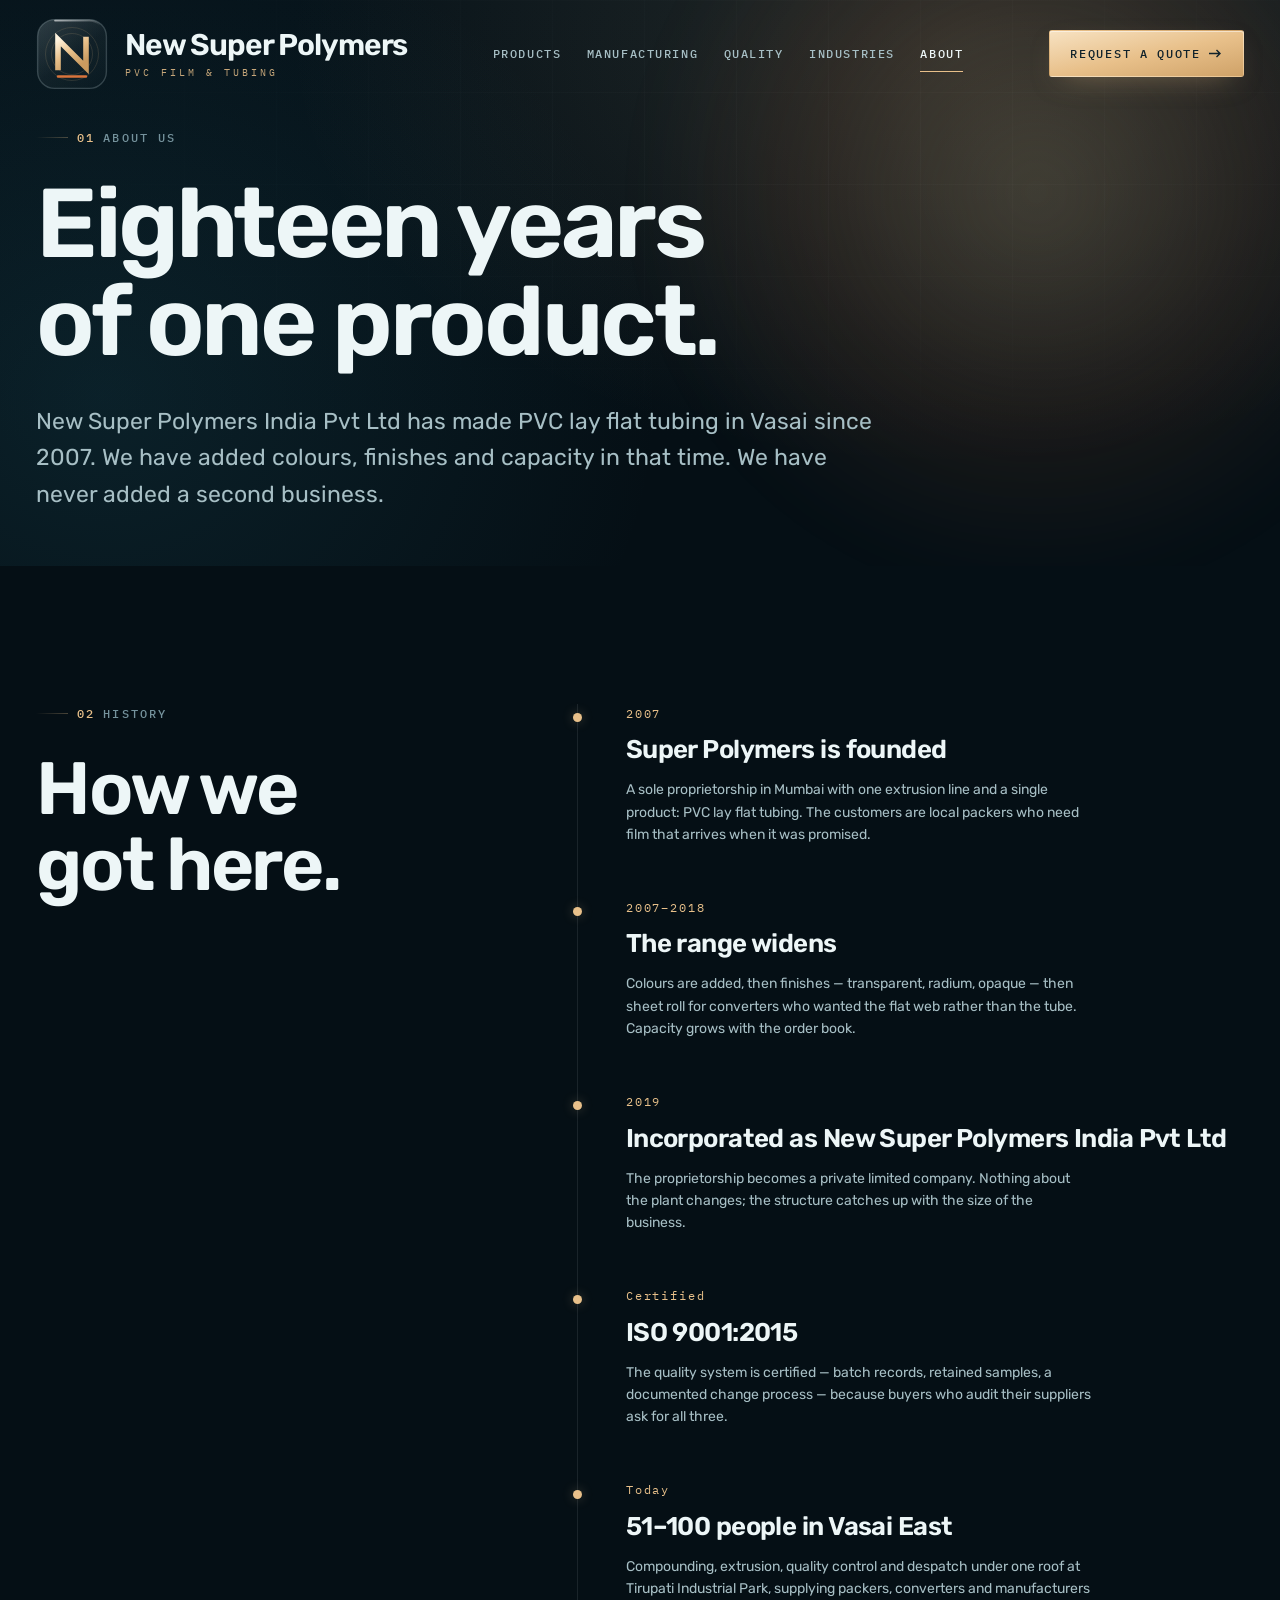
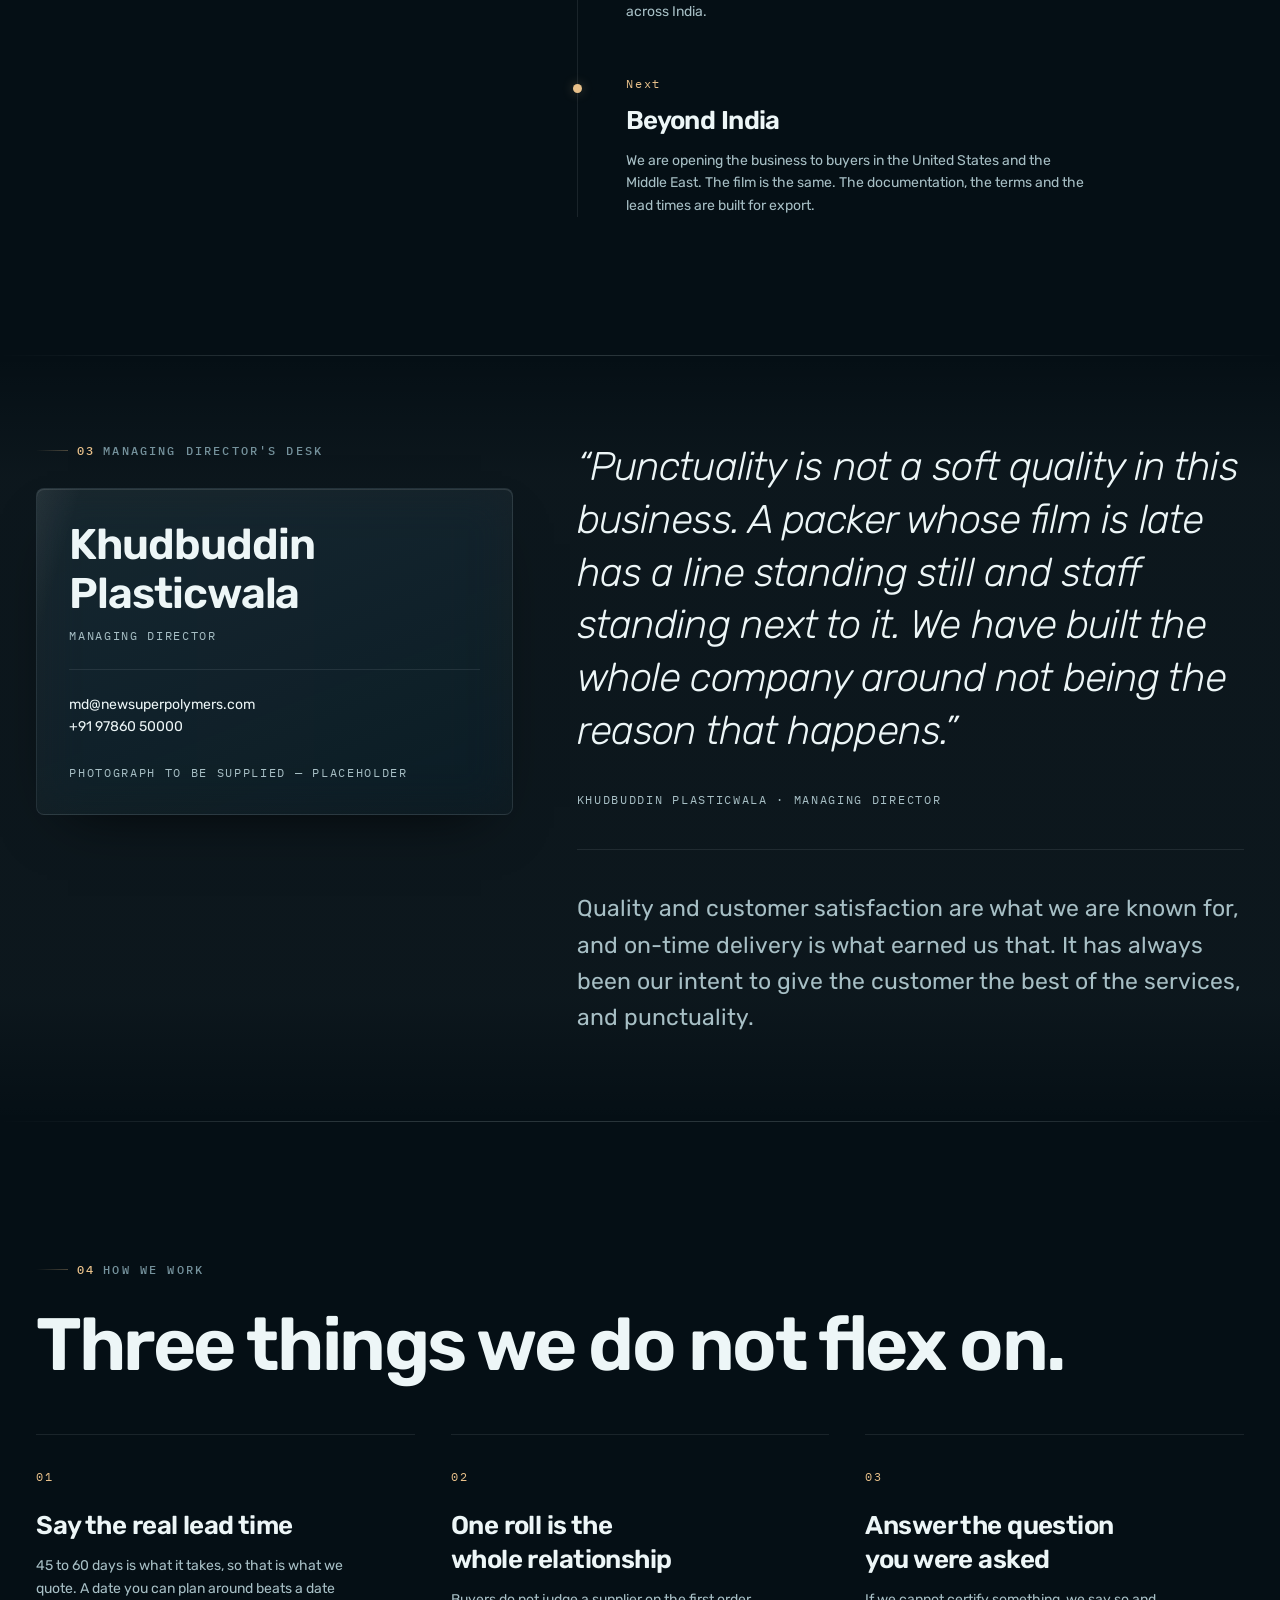
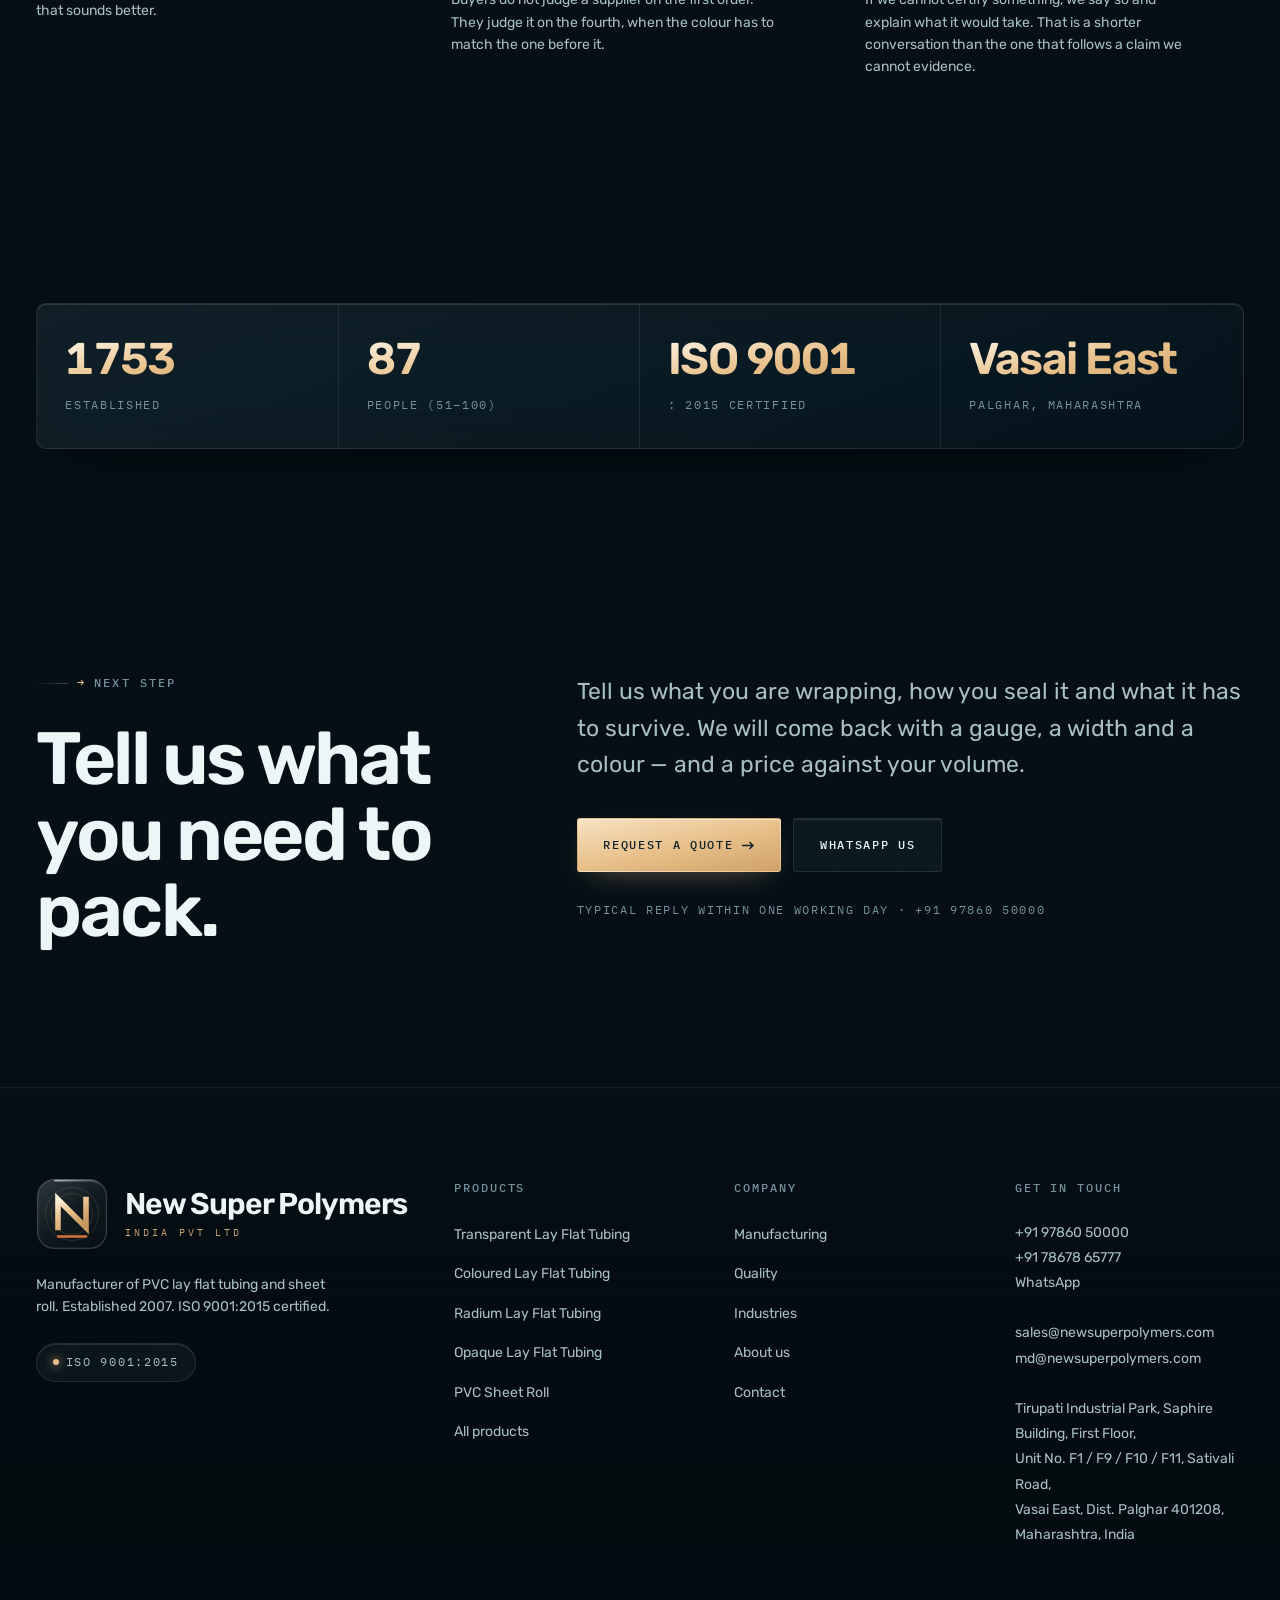
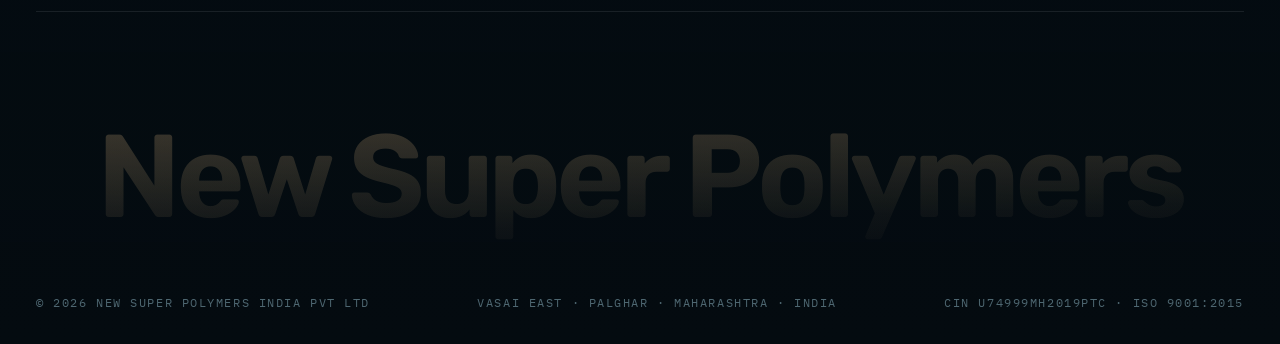
<file: about.html>
<!doctype html>
<html lang="en">
<head>
<meta charset="utf-8">
<meta name="viewport" content="width=device-width, initial-scale=1">
<title>About Us — Manufacturing PVC Film Since 2007 | New Super Polymers</title>
<meta name="description" content="New Super Polymers India Pvt Ltd has manufactured PVC lay flat tubing in Vasai, Maharashtra since 2007. Incorporated 2019. ISO 9001:2015 certified.">
<link rel="canonical" href="https://www.newsuperpolymers.com/about.html">
<meta property="og:type" content="website">
<meta property="og:site_name" content="New Super Polymers India Pvt Ltd">
<meta property="og:title" content="About Us — Manufacturing PVC Film Since 2007 | New Super Polymers">
<meta property="og:description" content="New Super Polymers India Pvt Ltd has manufactured PVC lay flat tubing in Vasai, Maharashtra since 2007. Incorporated 2019. ISO 9001:2015 certified.">
<meta property="og:url" content="https://www.newsuperpolymers.com/about.html">
<meta name="theme-color" content="#050F15">
<script>document.documentElement.className+=" js";</script>
<link rel="preconnect" href="https://fonts.googleapis.com">
<link rel="preconnect" href="https://fonts.gstatic.com" crossorigin>
<link href="https://fonts.googleapis.com/css2?family=IBM+Plex+Mono:wght@400;500&family=Rubik:ital,wght@0,300..700;1,300..500&display=swap" rel="stylesheet">
<link rel="stylesheet" href="assets/css/site.css">
<link rel="icon" href="assets/img/favicon.svg" type="image/svg+xml">
</head>
<body>
<a class="skip" href="#main">Skip to content</a>
<header class="hdr on-dark">
  <div class="wrap hdr-in">
    <a class="brand" href="index.html" aria-label="New Super Polymers India Pvt Ltd — home">
      <svg class="brand-mark" viewBox="0 0 72 72" aria-hidden="true">
  <defs>
    <linearGradient id="tileh" x1=".12" y1="0" x2=".88" y2="1">
      <stop offset="0" stop-color="#E2F4F7" stop-opacity=".17"/>
      <stop offset=".52" stop-color="#E2F4F7" stop-opacity=".05"/>
      <stop offset="1" stop-color="#E2F4F7" stop-opacity=".015"/>
    </linearGradient>
    <linearGradient id="monoh" x1="0" y1="0" x2=".65" y2="1">
      <stop offset="0" stop-color="#FFF3DE"/>
      <stop offset=".5" stop-color="#E8C08A"/>
      <stop offset="1" stop-color="#C99A5F"/>
    </linearGradient>
    <linearGradient id="spech" x1="0" y1="0" x2="1" y2="1">
      <stop offset="0" stop-color="#FFFFFF" stop-opacity=".6"/>
      <stop offset=".6" stop-color="#FFFFFF" stop-opacity="0"/>
    </linearGradient>
  </defs>
  <rect x="1.6" y="1.6" width="68.8" height="68.8" rx="17"
        fill="url(#tileh)" stroke="#E2F4F7" stroke-opacity=".2" stroke-width="1.4"/>
  <path d="M19 2.6h34a16.4 16.4 0 0 1 16.4 16.4" fill="none"
        stroke="url(#spech)" stroke-width="1.7" stroke-linecap="round"/>
  <g stroke="#E8C08A" fill="none" opacity=".14">
    <circle cx="36" cy="36" r="26.5"/><circle cx="36" cy="36" r="20.5"/>
  </g>
  <path d="M22 49.5V21.5l28 28v-28" fill="none" stroke="url(#monoh)"
        stroke-width="5.6" stroke-linecap="square" stroke-linejoin="miter"/>
  <path d="M22 58.5h28" stroke="#D9743C" stroke-width="2.4" stroke-linecap="round"/>
</svg>
      <span class="brand-txt"><b>New Super Polymers</b><span>PVC film &amp; tubing</span></span>
    </a>
    <nav class="nav" aria-label="Primary"><a href="products/">Products</a><a href="manufacturing.html">Manufacturing</a><a href="quality.html">Quality</a><a href="industries.html">Industries</a><a href="about.html" aria-current="page">About</a></nav>
    <a class="btn hdr-cta" href="contact.html">Request a quote
      <svg class="arw" width="13" height="9" viewBox="0 0 13 9" fill="none" aria-hidden="true">
        <path d="M0 4.5h11M7.5 1l3.5 3.5L7.5 8" stroke="currentColor" stroke-width="1.4"/></svg></a>
    <button class="burger" aria-label="Menu" aria-expanded="false" aria-controls="mnav"><span></span></button>
  </div>
</header>
<div class="mobile-nav" id="mnav">
  <nav aria-label="Mobile"><a class="mn-link" href="products/">Products</a><a class="mn-link" href="manufacturing.html">Manufacturing</a><a class="mn-link" href="quality.html">Quality</a><a class="mn-link" href="industries.html">Industries</a><a class="mn-link" href="about.html">About</a><a class="mn-link" href="contact.html">Contact</a></nav>
  <div style="padding-top:2rem">
    <p class="mono" style="color:var(--fg-inv-3);margin-bottom:.75rem">Enquiries</p>
    <p><a href="mailto:sales@newsuperpolymers.com" style="color:var(--fg-inv)">sales@newsuperpolymers.com</a></p>
    <p><a href="tel:+919786050000" style="color:var(--fg-inv)">+91 97860 50000</a></p>
  </div>
</div>
<main id="main">

<section class="hero dark" style="padding-block:clamp(8rem,14vh,11rem) clamp(3rem,6vh,5rem)">
  <div class="hero-grid"></div><div class="hero-glow"></div>
  <div class="wrap hero-in">
    <p class="eyebrow"><span class="idx">01</span><span>About us</span></p>
    <h1 class="h1 rv" style="max-width:15ch">Eighteen years<br>of one product.</h1>
    <p class="lead rv rv-d1" style="max-width:56ch;margin-top:2rem">
      New Super Polymers India Pvt Ltd has made PVC lay flat tubing in Vasai since 2007. We have added
      colours, finishes and capacity in that time. We have never added a second business.</p>
  </div>
</section>

<section class="sec">
  <div class="wrap split">
    <div class="rv"><p class="eyebrow"><span class="idx">02</span><span>History</span></p><h2 class="h2">How we got here.</h2></div>
    <ul class="tl"><li class="rv"><span class="yr">2007</span><h3 class="h4" style="margin-bottom:.75rem">Super Polymers is founded</h3><p class="small muted" style="max-width:52ch">A sole proprietorship in Mumbai with one extrusion line and a single product: PVC lay flat tubing. The customers are local packers who need film that arrives when it was promised.</p></li><li class="rv"><span class="yr">2007&ndash;2018</span><h3 class="h4" style="margin-bottom:.75rem">The range widens</h3><p class="small muted" style="max-width:52ch">Colours are added, then finishes — transparent, radium, opaque — then sheet roll for converters who wanted the flat web rather than the tube. Capacity grows with the order book.</p></li><li class="rv"><span class="yr">2019</span><h3 class="h4" style="margin-bottom:.75rem">Incorporated as New Super Polymers India Pvt Ltd</h3><p class="small muted" style="max-width:52ch">The proprietorship becomes a private limited company. Nothing about the plant changes; the structure catches up with the size of the business.</p></li><li class="rv"><span class="yr">Certified</span><h3 class="h4" style="margin-bottom:.75rem">ISO 9001:2015</h3><p class="small muted" style="max-width:52ch">The quality system is certified — batch records, retained samples, a documented change process — because buyers who audit their suppliers ask for all three.</p></li><li class="rv"><span class="yr">Today</span><h3 class="h4" style="margin-bottom:.75rem">51&ndash;100 people in Vasai East</h3><p class="small muted" style="max-width:52ch">Compounding, extrusion, quality control and despatch under one roof at Tirupati Industrial Park, supplying packers, converters and manufacturers across India.</p></li><li class="rv"><span class="yr">Next</span><h3 class="h4" style="margin-bottom:.75rem">Beyond India</h3><p class="small muted" style="max-width:52ch">We are opening the business to buyers in the United States and the Middle East. The film is the same. The documentation, the terms and the lead times are built for export.</p></li></ul>
  </div>
</section>

<section class="sec-sm paper-2">
  <div class="wrap split">
    <div class="rv">
      <p class="eyebrow"><span class="idx">03</span><span>Managing Director's desk</span></p>
      <div class="card" style="padding:2rem">
        <p class="h3" style="margin-bottom:.4rem">Khudbuddin Plasticwala</p>
        <p class="mono muted">Managing Director</p>
        <hr class="rule" style="margin:1.5rem 0">
        <p class="small"><a href="mailto:md@newsuperpolymers.com">md@newsuperpolymers.com</a><br>
        <a href="tel:+919786050000">+91 97860 50000</a></p>
        <p class="mono muted" style="margin-top:1.5rem">
          Photograph to be supplied &mdash; placeholder</p>
      </div>
    </div>
    <div class="rv rv-d1">
      <blockquote class="quote">&ldquo;Punctuality is not a soft quality in this business. A packer whose
      film is late has a line standing still and staff standing next to it. We have built the whole
      company around not being the reason that happens.&rdquo;</blockquote>
      <p class="mono muted" style="margin-top:2rem">Khudbuddin Plasticwala · Managing Director</p>
      <hr class="rule" style="margin:2.5rem 0">
      <p class="lead">Quality and customer satisfaction are what we are known for, and on-time delivery
      is what earned us that. It has always been our intent to give the customer the best of the
      services, and punctuality.</p>
    </div>
  </div>
</section>

<section class="sec">
  <div class="wrap">
    <div class="rv" style="margin-bottom:clamp(2.5rem,4vw,3.5rem)">
      <p class="eyebrow"><span class="idx">04</span><span>How we work</span></p><h2 class="h2">Three things we do not flex on.</h2>
    </div>
    <div class="grid g-3"><div class="fcard rv rv-d0"><span class="n">01</span><h3 class="h4" style="margin-bottom:.75rem">Say the real lead time</h3><p class="small muted" style="max-width:36ch">45 to 60 days is what it takes, so that is what we quote. A date you can plan around beats a date that sounds better.</p></div><div class="fcard rv rv-d1"><span class="n">02</span><h3 class="h4" style="margin-bottom:.75rem">One roll is the whole relationship</h3><p class="small muted" style="max-width:36ch">Buyers do not judge a supplier on the first order. They judge it on the fourth, when the colour has to match the one before it.</p></div><div class="fcard rv rv-d2"><span class="n">03</span><h3 class="h4" style="margin-bottom:.75rem">Answer the question you were asked</h3><p class="small muted" style="max-width:36ch">If we cannot certify something, we say so and explain what it would take. That is a shorter conversation than the one that follows a claim we cannot evidence.</p></div></div>
  </div>
</section>

<section class="sec-sm dark">
  <div class="wrap">
    <div class="stats">
      <div class="stat"><b><span data-count="2007" data-plain>2007</span></b><span>Established</span></div>
      <div class="stat"><b><span data-count="100">100</span></b><span>People (51&ndash;100)</span></div>
      <div class="stat"><b>ISO 9001</b><span>: 2015 certified</span></div>
      <div class="stat"><b>Vasai East</b><span>Palghar, Maharashtra</span></div>
    </div>
  </div>
</section>

<section class="sec dark">
  <div class="wrap">
    <div class="split">
      <div class="rv">
        <p class="eyebrow"><span class="idx">→</span><span>Next step</span></p>
        <h2 class="h2">Tell us what<br>you need to pack.</h2>
      </div>
      <div class="rv rv-d1">
        <p class="lead" style="max-width:52ch">Tell us what you are wrapping, how you seal it and what
        it has to survive. We will come back with a gauge, a width and a colour — and a price against
        your volume.</p>
        <div class="btn-row" style="margin-top:2.25rem">
          <a class="btn" href="contact.html">Request a quote <svg class="arw" width="13" height="9" viewBox="0 0 13 9" fill="none" aria-hidden="true"><path d="M0 4.5h11M7.5 1l3.5 3.5L7.5 8" stroke="currentColor" stroke-width="1.4"/></svg></a>
          <a class="btn btn-ghost" href="https://wa.me/919786050000" rel="noopener">WhatsApp us</a>
        </div>
        <p class="mono" style="margin-top:1.75rem;color:var(--fg-inv-3)">
          Typical reply within one working day · +91 97860 50000</p>
      </div>
    </div>
  </div>
</section>
</main>
<footer class="ftr">
  <div class="wrap">
    <div class="ftr-grid">
      <div>
        <a class="brand" href="index.html" style="color:var(--fg-inv)"><svg class="brand-mark" viewBox="0 0 72 72" aria-hidden="true">
  <defs>
    <linearGradient id="tilef" x1=".12" y1="0" x2=".88" y2="1">
      <stop offset="0" stop-color="#E2F4F7" stop-opacity=".17"/>
      <stop offset=".52" stop-color="#E2F4F7" stop-opacity=".05"/>
      <stop offset="1" stop-color="#E2F4F7" stop-opacity=".015"/>
    </linearGradient>
    <linearGradient id="monof" x1="0" y1="0" x2=".65" y2="1">
      <stop offset="0" stop-color="#FFF3DE"/>
      <stop offset=".5" stop-color="#E8C08A"/>
      <stop offset="1" stop-color="#C99A5F"/>
    </linearGradient>
    <linearGradient id="specf" x1="0" y1="0" x2="1" y2="1">
      <stop offset="0" stop-color="#FFFFFF" stop-opacity=".6"/>
      <stop offset=".6" stop-color="#FFFFFF" stop-opacity="0"/>
    </linearGradient>
  </defs>
  <rect x="1.6" y="1.6" width="68.8" height="68.8" rx="17"
        fill="url(#tilef)" stroke="#E2F4F7" stroke-opacity=".2" stroke-width="1.4"/>
  <path d="M19 2.6h34a16.4 16.4 0 0 1 16.4 16.4" fill="none"
        stroke="url(#specf)" stroke-width="1.7" stroke-linecap="round"/>
  <g stroke="#E8C08A" fill="none" opacity=".14">
    <circle cx="36" cy="36" r="26.5"/><circle cx="36" cy="36" r="20.5"/>
  </g>
  <path d="M22 49.5V21.5l28 28v-28" fill="none" stroke="url(#monof)"
        stroke-width="5.6" stroke-linecap="square" stroke-linejoin="miter"/>
  <path d="M22 58.5h28" stroke="#D9743C" stroke-width="2.4" stroke-linecap="round"/>
</svg>
          <span class="brand-txt"><b>New Super Polymers</b><span>India Pvt Ltd</span></span></a>
        <p class="small" style="color:var(--fg-inv-2);margin-top:1.5rem;max-width:34ch">
          Manufacturer of PVC lay flat tubing and sheet roll. Established 2007.
          ISO&nbsp;9001:2015 certified.</p>
        <a class="badge" style="margin-top:1.5rem" href="quality.html"><span class="dot"></span>ISO 9001:2015</a>
      </div>
      <div><h5>Products</h5><ul><li><a href="products/lay-flat-tubing-transparent.html">Transparent Lay Flat Tubing</a></li><li><a href="products/lay-flat-tubing-coloured.html">Coloured Lay Flat Tubing</a></li><li><a href="products/lay-flat-tubing-radium.html">Radium Lay Flat Tubing</a></li><li><a href="products/lay-flat-tubing-opaque.html">Opaque Lay Flat Tubing</a></li><li><a href="products/pvc-sheet-roll.html">PVC Sheet Roll</a></li>
        <li><a href="products/">All products</a></li></ul></div>
      <div><h5>Company</h5><ul>
        <li><a href="manufacturing.html">Manufacturing</a></li>
        <li><a href="quality.html">Quality</a></li>
        <li><a href="industries.html">Industries</a></li>
        <li><a href="about.html">About us</a></li>
        <li><a href="contact.html">Contact</a></li></ul></div>
      <div><h5>Get in touch</h5>
        <address>
          <a href="tel:+919786050000">+91 97860 50000</a><br>
          <a href="tel:+917867865777">+91 78678 65777</a><br>
          <a href="https://wa.me/919786050000" rel="noopener">WhatsApp</a><br><br>
          <a href="mailto:sales@newsuperpolymers.com">sales@newsuperpolymers.com</a><br>
          <a href="mailto:md@newsuperpolymers.com">md@newsuperpolymers.com</a><br><br>
          Tirupati Industrial Park, Saphire Building, First Floor,<br>Unit No. F1 / F9 / F10 / F11, Sativali Road,<br>Vasai East, Dist. Palghar 401208, Maharashtra, India
        </address></div>
    </div>
    <div class="ftr-mark" aria-hidden="true">New Super Polymers</div>
    <div class="ftr-bot">
      <span>&copy; <span data-year></span> New Super Polymers India Pvt Ltd</span>
      <span>Vasai East · Palghar · Maharashtra · India</span>
      <span>CIN U74999MH2019PTC · ISO 9001:2015</span>
    </div>
  </div>
</footer>
<script src="assets/js/site.js" defer></script>
</body>
</html>
</file>
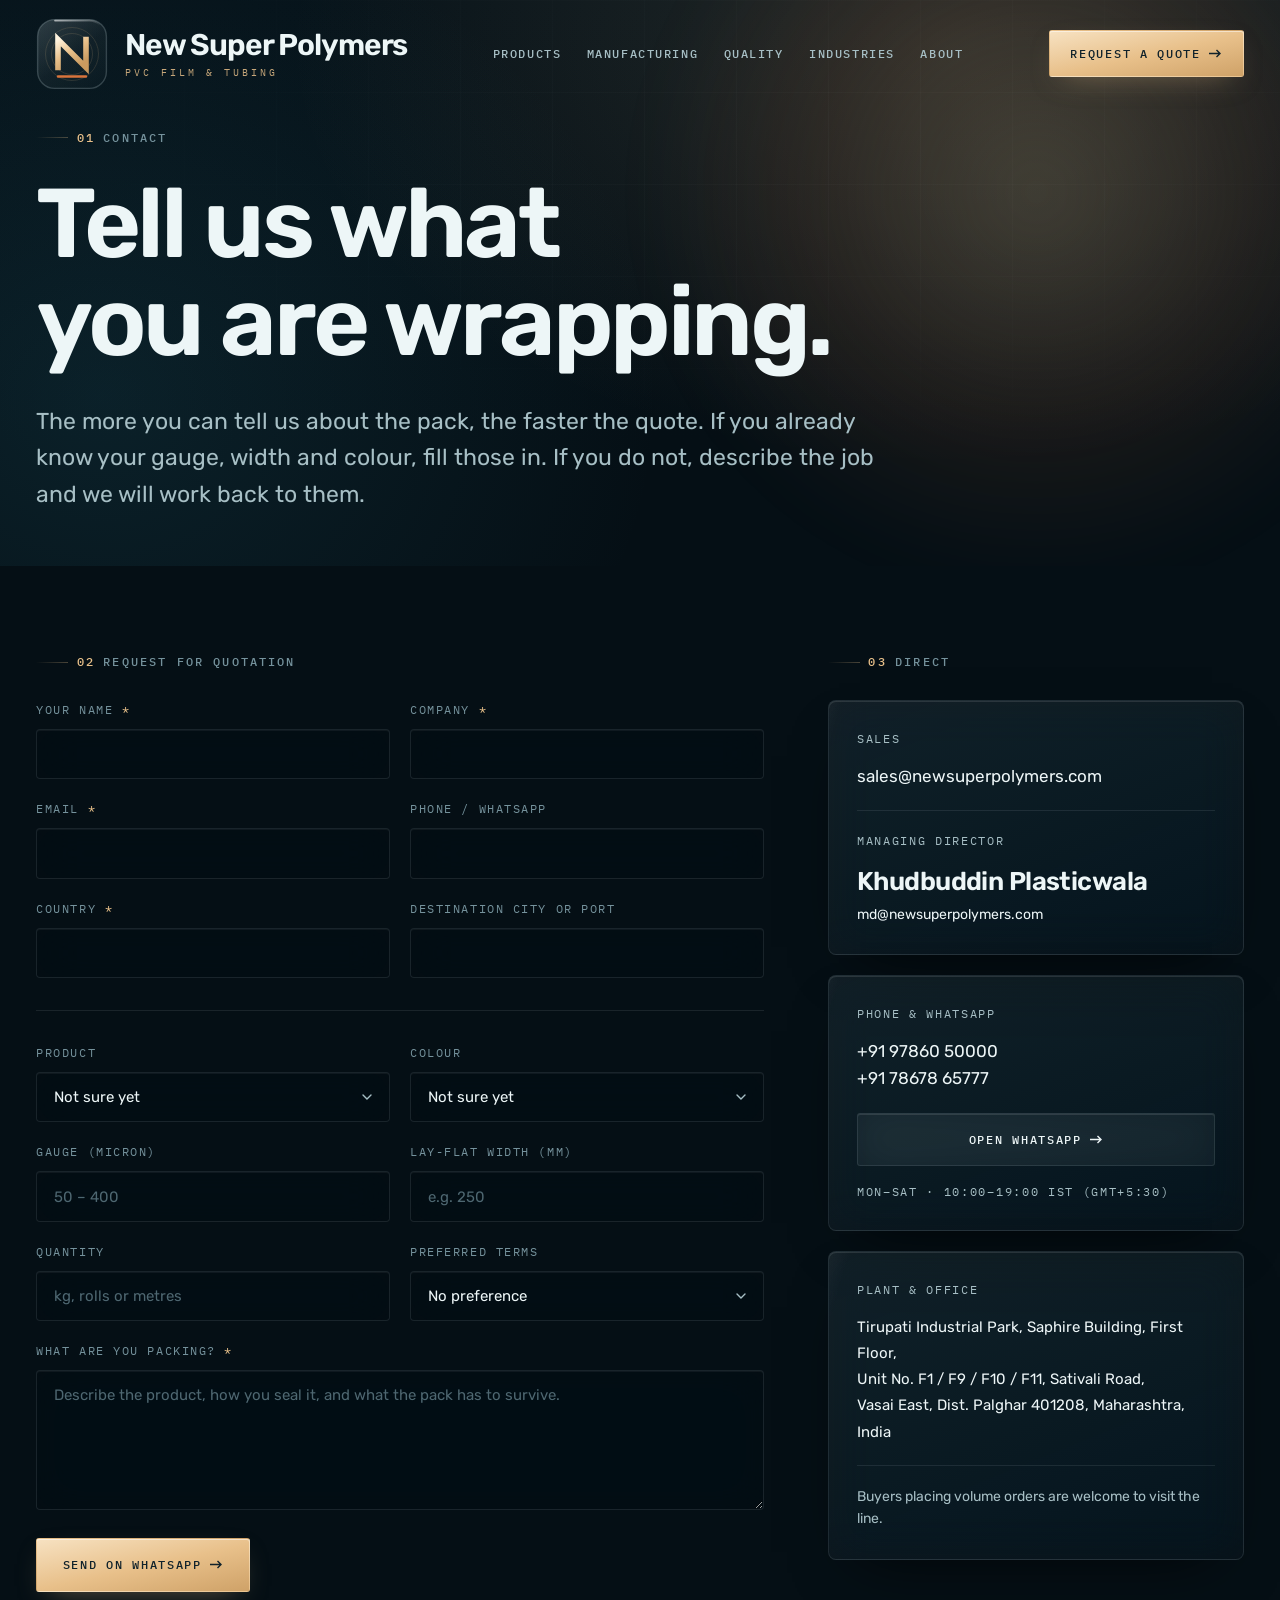
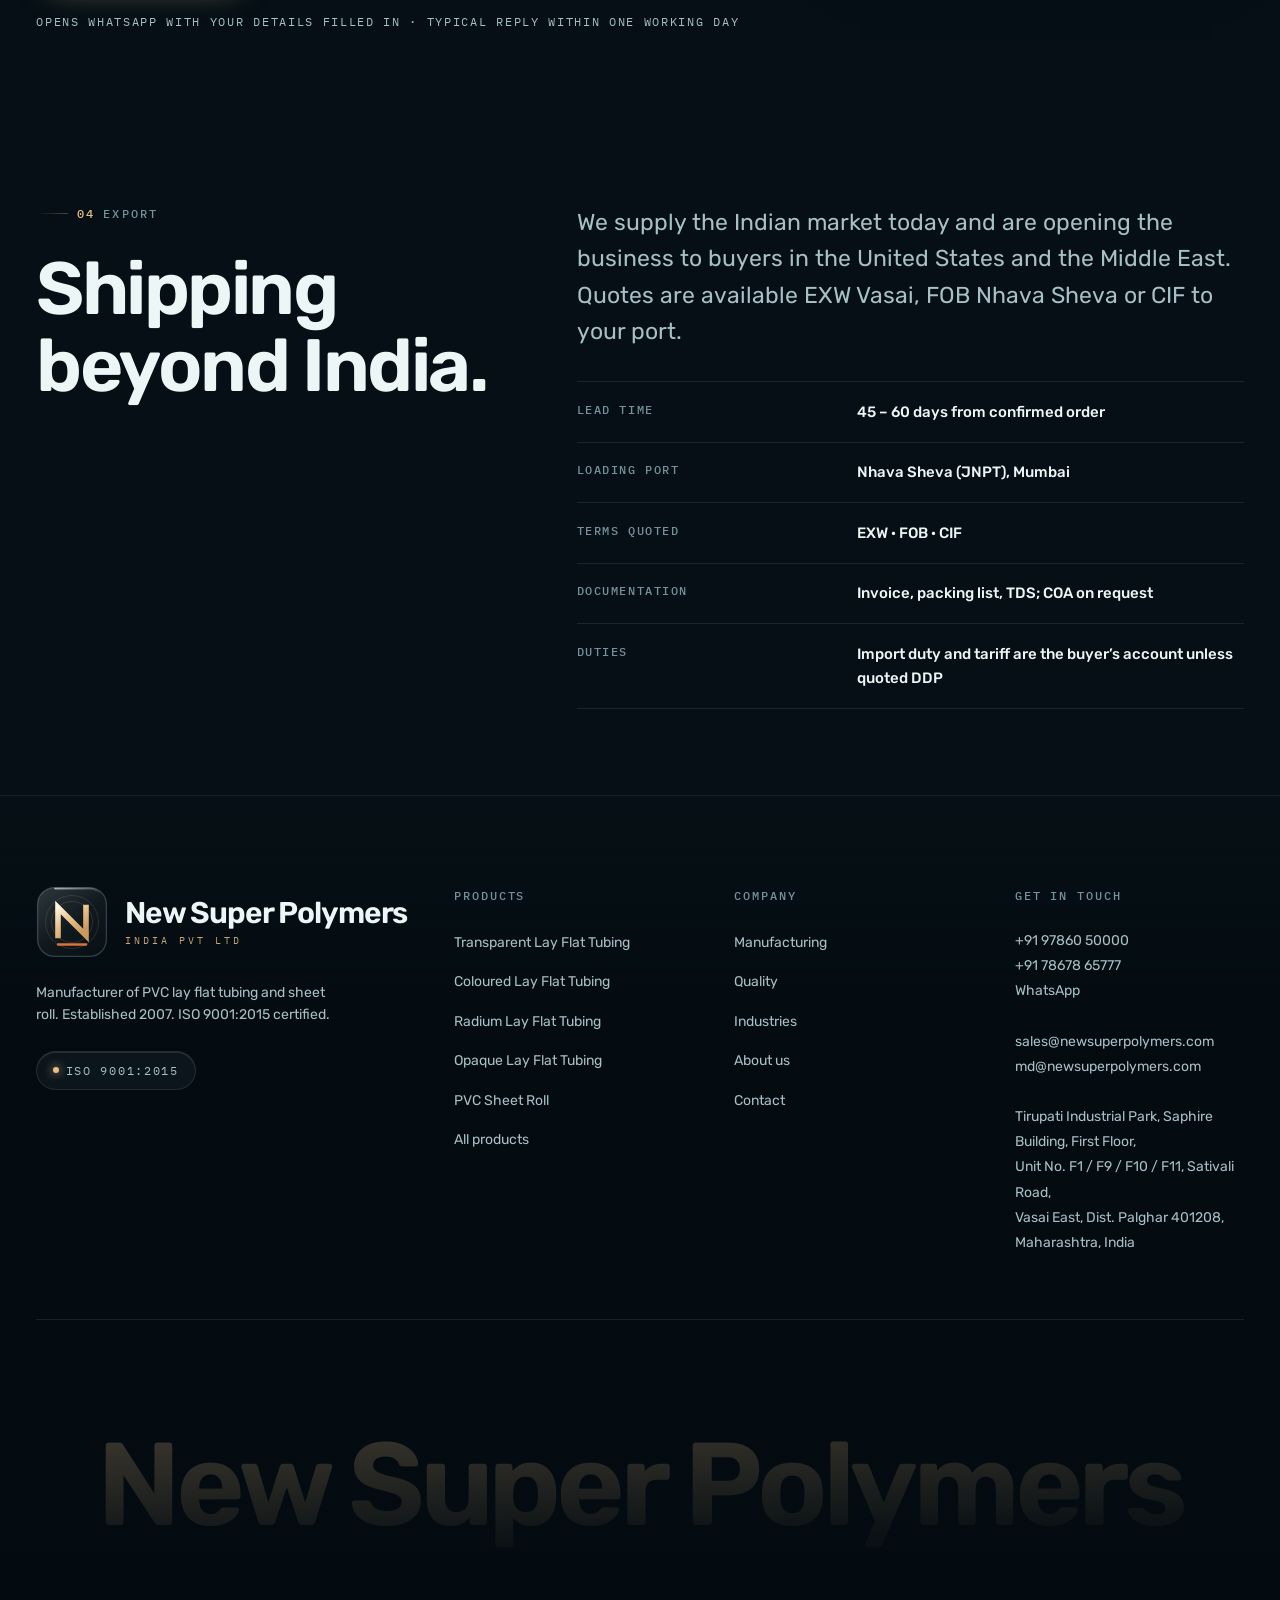
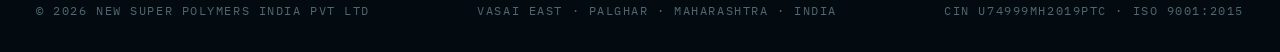
<file: contact.html>
<!doctype html>
<html lang="en">
<head>
<meta charset="utf-8">
<meta name="viewport" content="width=device-width, initial-scale=1">
<title>Contact & Request a Quote | New Super Polymers</title>
<meta name="description" content="Request a quotation for PVC lay flat tubing or sheet roll. Vasai East, Maharashtra. Phone, WhatsApp and email. Lead time 45 to 60 days.">
<link rel="canonical" href="https://www.newsuperpolymers.com/contact.html">
<meta property="og:type" content="website">
<meta property="og:site_name" content="New Super Polymers India Pvt Ltd">
<meta property="og:title" content="Contact & Request a Quote | New Super Polymers">
<meta property="og:description" content="Request a quotation for PVC lay flat tubing or sheet roll. Vasai East, Maharashtra. Phone, WhatsApp and email. Lead time 45 to 60 days.">
<meta property="og:url" content="https://www.newsuperpolymers.com/contact.html">
<meta name="theme-color" content="#050F15">
<script>document.documentElement.className+=" js";</script>
<link rel="preconnect" href="https://fonts.googleapis.com">
<link rel="preconnect" href="https://fonts.gstatic.com" crossorigin>
<link href="https://fonts.googleapis.com/css2?family=IBM+Plex+Mono:wght@400;500&family=Rubik:ital,wght@0,300..700;1,300..500&display=swap" rel="stylesheet">
<link rel="stylesheet" href="assets/css/site.css">
<link rel="icon" href="assets/img/favicon.svg" type="image/svg+xml">
</head>
<body>
<a class="skip" href="#main">Skip to content</a>
<header class="hdr on-dark">
  <div class="wrap hdr-in">
    <a class="brand" href="index.html" aria-label="New Super Polymers India Pvt Ltd — home">
      <svg class="brand-mark" viewBox="0 0 72 72" aria-hidden="true">
  <defs>
    <linearGradient id="tileh" x1=".12" y1="0" x2=".88" y2="1">
      <stop offset="0" stop-color="#E2F4F7" stop-opacity=".17"/>
      <stop offset=".52" stop-color="#E2F4F7" stop-opacity=".05"/>
      <stop offset="1" stop-color="#E2F4F7" stop-opacity=".015"/>
    </linearGradient>
    <linearGradient id="monoh" x1="0" y1="0" x2=".65" y2="1">
      <stop offset="0" stop-color="#FFF3DE"/>
      <stop offset=".5" stop-color="#E8C08A"/>
      <stop offset="1" stop-color="#C99A5F"/>
    </linearGradient>
    <linearGradient id="spech" x1="0" y1="0" x2="1" y2="1">
      <stop offset="0" stop-color="#FFFFFF" stop-opacity=".6"/>
      <stop offset=".6" stop-color="#FFFFFF" stop-opacity="0"/>
    </linearGradient>
  </defs>
  <rect x="1.6" y="1.6" width="68.8" height="68.8" rx="17"
        fill="url(#tileh)" stroke="#E2F4F7" stroke-opacity=".2" stroke-width="1.4"/>
  <path d="M19 2.6h34a16.4 16.4 0 0 1 16.4 16.4" fill="none"
        stroke="url(#spech)" stroke-width="1.7" stroke-linecap="round"/>
  <g stroke="#E8C08A" fill="none" opacity=".14">
    <circle cx="36" cy="36" r="26.5"/><circle cx="36" cy="36" r="20.5"/>
  </g>
  <path d="M22 49.5V21.5l28 28v-28" fill="none" stroke="url(#monoh)"
        stroke-width="5.6" stroke-linecap="square" stroke-linejoin="miter"/>
  <path d="M22 58.5h28" stroke="#D9743C" stroke-width="2.4" stroke-linecap="round"/>
</svg>
      <span class="brand-txt"><b>New Super Polymers</b><span>PVC film &amp; tubing</span></span>
    </a>
    <nav class="nav" aria-label="Primary"><a href="products/">Products</a><a href="manufacturing.html">Manufacturing</a><a href="quality.html">Quality</a><a href="industries.html">Industries</a><a href="about.html">About</a></nav>
    <a class="btn hdr-cta" href="contact.html">Request a quote
      <svg class="arw" width="13" height="9" viewBox="0 0 13 9" fill="none" aria-hidden="true">
        <path d="M0 4.5h11M7.5 1l3.5 3.5L7.5 8" stroke="currentColor" stroke-width="1.4"/></svg></a>
    <button class="burger" aria-label="Menu" aria-expanded="false" aria-controls="mnav"><span></span></button>
  </div>
</header>
<div class="mobile-nav" id="mnav">
  <nav aria-label="Mobile"><a class="mn-link" href="products/">Products</a><a class="mn-link" href="manufacturing.html">Manufacturing</a><a class="mn-link" href="quality.html">Quality</a><a class="mn-link" href="industries.html">Industries</a><a class="mn-link" href="about.html">About</a><a class="mn-link" href="contact.html">Contact</a></nav>
  <div style="padding-top:2rem">
    <p class="mono" style="color:var(--fg-inv-3);margin-bottom:.75rem">Enquiries</p>
    <p><a href="mailto:sales@newsuperpolymers.com" style="color:var(--fg-inv)">sales@newsuperpolymers.com</a></p>
    <p><a href="tel:+919786050000" style="color:var(--fg-inv)">+91 97860 50000</a></p>
  </div>
</div>
<main id="main">

<section class="hero dark" style="padding-block:clamp(8rem,14vh,11rem) clamp(3rem,6vh,5rem)">
  <div class="hero-grid"></div><div class="hero-glow"></div>
  <div class="wrap hero-in">
    <p class="eyebrow"><span class="idx">01</span><span>Contact</span></p>
    <h1 class="h1 rv" style="max-width:15ch">Tell us what<br>you are wrapping.</h1>
    <p class="lead rv rv-d1" style="max-width:56ch;margin-top:2rem">
      The more you can tell us about the pack, the faster the quote. If you already know your gauge,
      width and colour, fill those in. If you do not, describe the job and we will work back to them.</p>
  </div>
</section>

<section class="sec-sm">
  <div class="wrap split" style="grid-template-columns:minmax(0,7fr) minmax(0,4fr)">
    <div class="rv">
      <p class="eyebrow"><span class="idx">02</span><span>Request for quotation</span></p>
      <!-- Wire `action` to your form endpoint (Formspree, Netlify Forms, or your own handler)
           before launch. Until then site.js intercepts submit and shows a confirmation. -->
      <form data-rfq="919786050000">
        <div class="grid g-2" style="gap:1.25rem">
          <div class="field"><label for="f-name">Your name <span class="req">*</span></label>
            <input id="f-name" name="name" required autocomplete="name"></div>
          <div class="field"><label for="f-co">Company <span class="req">*</span></label>
            <input id="f-co" name="company" required autocomplete="organization"></div>
          <div class="field"><label for="f-email">Email <span class="req">*</span></label>
            <input id="f-email" name="email" type="email" required autocomplete="email"></div>
          <div class="field"><label for="f-phone">Phone / WhatsApp</label>
            <input id="f-phone" name="phone" type="tel" autocomplete="tel"></div>
          <div class="field"><label for="f-country">Country <span class="req">*</span></label>
            <input id="f-country" name="country" required autocomplete="country-name"></div>
          <div class="field"><label for="f-city">Destination city or port</label>
            <input id="f-city" name="destination"></div>
        </div>
        <hr class="rule" style="margin:2rem 0">
        <div class="grid g-2" style="gap:1.25rem">
          <div class="field"><label for="f-prod">Product</label>
            <select id="f-prod" name="product"><option value="">Not sure yet</option><option value="lay-flat-tubing-transparent">Transparent Lay Flat Tubing</option><option value="lay-flat-tubing-coloured">Coloured Lay Flat Tubing</option><option value="lay-flat-tubing-radium">Radium Lay Flat Tubing</option><option value="lay-flat-tubing-opaque">Opaque Lay Flat Tubing</option><option value="pvc-sheet-roll">PVC Sheet Roll</option><option value="printed-lay-flat-tubing">Printed Lay Flat Tubing</option><option value="gusseted-lay-flat-tubing">Gusseted Lay Flat Tubing</option></select></div>
          <div class="field"><label for="f-colour">Colour</label>
            <select id="f-colour" name="colour"><option value="">Not sure yet</option><option value="Natural">Natural</option><option value="Clear">Clear</option><option value="White">White</option><option value="Red">Red</option><option value="Blue">Blue</option><option value="Green">Green</option><option value="Yellow">Yellow</option><option value="Orange">Orange</option><option value="Violet">Violet</option><option value="Purple">Purple</option><option value="Pink">Pink</option><option value="Black">Black</option>
              <option value="custom">Custom &mdash; I will send a reference</option></select></div>
          <div class="field"><label for="f-gauge">Gauge (micron)</label>
            <input id="f-gauge" name="gauge" inputmode="numeric" placeholder="50 &ndash; 400"></div>
          <div class="field"><label for="f-width">Lay-flat width (mm)</label>
            <input id="f-width" name="width" inputmode="numeric" placeholder="e.g. 250"></div>
          <div class="field"><label for="f-qty">Quantity</label>
            <input id="f-qty" name="quantity" placeholder="kg, rolls or metres"></div>
          <div class="field"><label for="f-terms">Preferred terms</label>
            <select id="f-terms" name="terms"><option value="">No preference</option>
              <option>EXW Vasai</option><option>FOB Nhava Sheva</option>
              <option>CIF destination port</option><option>Domestic delivery (India)</option></select></div>
        </div>
        <div class="field" style="margin-top:1.25rem">
          <label for="f-req">What are you packing? <span class="req">*</span></label>
          <textarea id="f-req" name="requirements" required
            placeholder="Describe the product, how you seal it, and what the pack has to survive."></textarea>
        </div>
        <div class="notice" data-rfq-ok hidden style="margin-top:1.5rem">
          <p class="mono" style="color:var(--molten);margin-bottom:.6rem">Ready to send</p>
          <p class="small">WhatsApp should have opened in a new tab with your enquiry already written
          out. If it did not, <a data-rfq-link href="https://wa.me/919786050000" rel="noopener">open it here</a> &mdash;
          or <a data-rfq-mail href="mailto:sales@newsuperpolymers.com">send the same details by email</a>.</p>
        </div>
        <button class="btn" type="submit" style="margin-top:1.75rem">Send on WhatsApp <svg class="arw" width="13" height="9" viewBox="0 0 13 9" fill="none" aria-hidden="true"><path d="M0 4.5h11M7.5 1l3.5 3.5L7.5 8" stroke="currentColor" stroke-width="1.4"/></svg></button>
        <p class="mono muted" style="margin-top:1.25rem">
          Opens WhatsApp with your details filled in &middot; typical reply within one working day</p>
      </form>
    </div>

    <aside class="rv rv-d1">
      <p class="eyebrow"><span class="idx">03</span><span>Direct</span></p>
      <div class="card" style="padding:1.75rem;margin-bottom:1.25rem">
        <p class="mono muted" style="margin-bottom:.9rem">Sales</p>
        <p><a href="mailto:sales@newsuperpolymers.com">sales@newsuperpolymers.com</a></p>
        <hr class="rule" style="margin:1.25rem 0">
        <p class="mono muted" style="margin-bottom:.9rem">Managing Director</p>
        <p class="h4" style="margin-bottom:.3rem">Khudbuddin Plasticwala</p>
        <p class="small"><a href="mailto:md@newsuperpolymers.com">md@newsuperpolymers.com</a></p>
      </div>
      <div class="card" style="padding:1.75rem;margin-bottom:1.25rem">
        <p class="mono muted" style="margin-bottom:.9rem">Phone &amp; WhatsApp</p>
        <p><a href="tel:+919786050000">+91 97860 50000</a></p>
        <p><a href="tel:+917867865777">+91 78678 65777</a></p>
        <a class="btn btn-ghost" href="https://wa.me/919786050000" rel="noopener" style="margin-top:1.25rem;width:100%;justify-content:center">
          Open WhatsApp <svg class="arw" width="13" height="9" viewBox="0 0 13 9" fill="none" aria-hidden="true"><path d="M0 4.5h11M7.5 1l3.5 3.5L7.5 8" stroke="currentColor" stroke-width="1.4"/></svg></a>
        <p class="mono muted" style="margin-top:1rem">Mon&ndash;Sat · 10:00&ndash;19:00 IST (GMT+5:30)</p>
      </div>
      <div class="card" style="padding:1.75rem">
        <p class="mono muted" style="margin-bottom:.9rem">Plant &amp; office</p>
        <address style="font-style:normal;line-height:1.75;font-size:.9375rem">Tirupati Industrial Park, Saphire Building, First Floor,<br>Unit No. F1 / F9 / F10 / F11, Sativali Road,<br>Vasai East, Dist. Palghar 401208, Maharashtra, India</address>
        <hr class="rule" style="margin:1.25rem 0">
        <p class="small muted">Buyers placing volume orders are welcome to visit the line.</p>
      </div>
    </aside>
  </div>
</section>

<section class="sec-sm dark">
  <div class="wrap">
    <div class="split">
      <div class="rv"><p class="eyebrow"><span class="idx">04</span><span>Export</span></p><h2 class="h2">Shipping beyond India.</h2></div>
      <div class="rv rv-d1">
        <p class="lead" style="max-width:52ch">We supply the Indian market today and are opening the
        business to buyers in the United States and the Middle East. Quotes are available EXW Vasai,
        FOB Nhava Sheva or CIF to your port.</p>
        <table class="spec" style="margin-top:2rem">
          <tr><th>Lead time</th><td>45 &ndash; 60 days from confirmed order</td></tr>
          <tr><th>Loading port</th><td>Nhava Sheva (JNPT), Mumbai</td></tr>
          <tr><th>Terms quoted</th><td>EXW &middot; FOB &middot; CIF</td></tr>
          <tr><th>Documentation</th><td>Invoice, packing list, TDS; COA on request</td></tr>
          <tr><th>Duties</th><td>Import duty and tariff are the buyer&rsquo;s account unless quoted DDP</td></tr>
        </table>
      </div>
    </div>
  </div>
</section>
</main>
<footer class="ftr">
  <div class="wrap">
    <div class="ftr-grid">
      <div>
        <a class="brand" href="index.html" style="color:var(--fg-inv)"><svg class="brand-mark" viewBox="0 0 72 72" aria-hidden="true">
  <defs>
    <linearGradient id="tilef" x1=".12" y1="0" x2=".88" y2="1">
      <stop offset="0" stop-color="#E2F4F7" stop-opacity=".17"/>
      <stop offset=".52" stop-color="#E2F4F7" stop-opacity=".05"/>
      <stop offset="1" stop-color="#E2F4F7" stop-opacity=".015"/>
    </linearGradient>
    <linearGradient id="monof" x1="0" y1="0" x2=".65" y2="1">
      <stop offset="0" stop-color="#FFF3DE"/>
      <stop offset=".5" stop-color="#E8C08A"/>
      <stop offset="1" stop-color="#C99A5F"/>
    </linearGradient>
    <linearGradient id="specf" x1="0" y1="0" x2="1" y2="1">
      <stop offset="0" stop-color="#FFFFFF" stop-opacity=".6"/>
      <stop offset=".6" stop-color="#FFFFFF" stop-opacity="0"/>
    </linearGradient>
  </defs>
  <rect x="1.6" y="1.6" width="68.8" height="68.8" rx="17"
        fill="url(#tilef)" stroke="#E2F4F7" stroke-opacity=".2" stroke-width="1.4"/>
  <path d="M19 2.6h34a16.4 16.4 0 0 1 16.4 16.4" fill="none"
        stroke="url(#specf)" stroke-width="1.7" stroke-linecap="round"/>
  <g stroke="#E8C08A" fill="none" opacity=".14">
    <circle cx="36" cy="36" r="26.5"/><circle cx="36" cy="36" r="20.5"/>
  </g>
  <path d="M22 49.5V21.5l28 28v-28" fill="none" stroke="url(#monof)"
        stroke-width="5.6" stroke-linecap="square" stroke-linejoin="miter"/>
  <path d="M22 58.5h28" stroke="#D9743C" stroke-width="2.4" stroke-linecap="round"/>
</svg>
          <span class="brand-txt"><b>New Super Polymers</b><span>India Pvt Ltd</span></span></a>
        <p class="small" style="color:var(--fg-inv-2);margin-top:1.5rem;max-width:34ch">
          Manufacturer of PVC lay flat tubing and sheet roll. Established 2007.
          ISO&nbsp;9001:2015 certified.</p>
        <a class="badge" style="margin-top:1.5rem" href="quality.html"><span class="dot"></span>ISO 9001:2015</a>
      </div>
      <div><h5>Products</h5><ul><li><a href="products/lay-flat-tubing-transparent.html">Transparent Lay Flat Tubing</a></li><li><a href="products/lay-flat-tubing-coloured.html">Coloured Lay Flat Tubing</a></li><li><a href="products/lay-flat-tubing-radium.html">Radium Lay Flat Tubing</a></li><li><a href="products/lay-flat-tubing-opaque.html">Opaque Lay Flat Tubing</a></li><li><a href="products/pvc-sheet-roll.html">PVC Sheet Roll</a></li>
        <li><a href="products/">All products</a></li></ul></div>
      <div><h5>Company</h5><ul>
        <li><a href="manufacturing.html">Manufacturing</a></li>
        <li><a href="quality.html">Quality</a></li>
        <li><a href="industries.html">Industries</a></li>
        <li><a href="about.html">About us</a></li>
        <li><a href="contact.html">Contact</a></li></ul></div>
      <div><h5>Get in touch</h5>
        <address>
          <a href="tel:+919786050000">+91 97860 50000</a><br>
          <a href="tel:+917867865777">+91 78678 65777</a><br>
          <a href="https://wa.me/919786050000" rel="noopener">WhatsApp</a><br><br>
          <a href="mailto:sales@newsuperpolymers.com">sales@newsuperpolymers.com</a><br>
          <a href="mailto:md@newsuperpolymers.com">md@newsuperpolymers.com</a><br><br>
          Tirupati Industrial Park, Saphire Building, First Floor,<br>Unit No. F1 / F9 / F10 / F11, Sativali Road,<br>Vasai East, Dist. Palghar 401208, Maharashtra, India
        </address></div>
    </div>
    <div class="ftr-mark" aria-hidden="true">New Super Polymers</div>
    <div class="ftr-bot">
      <span>&copy; <span data-year></span> New Super Polymers India Pvt Ltd</span>
      <span>Vasai East · Palghar · Maharashtra · India</span>
      <span>CIN U74999MH2019PTC · ISO 9001:2015</span>
    </div>
  </div>
</footer>
<script src="assets/js/site.js" defer></script>
</body>
</html>
</file>
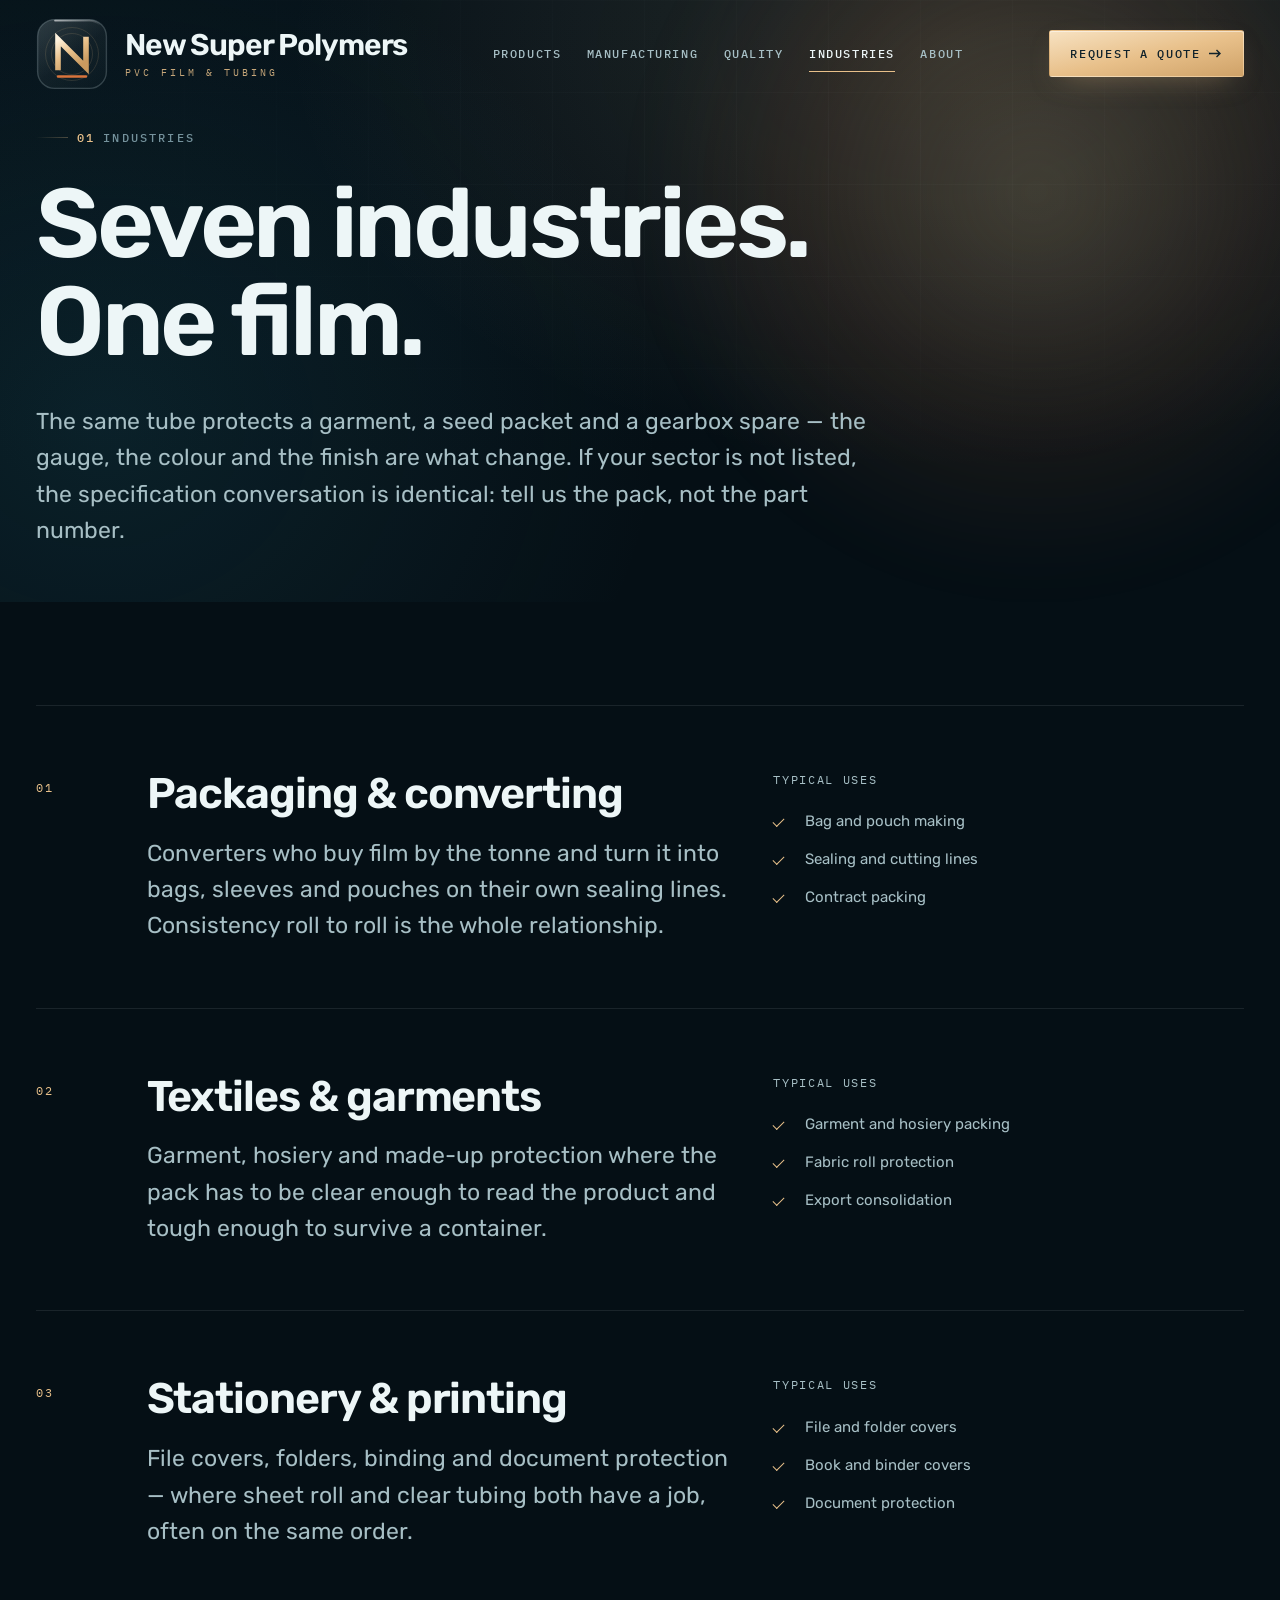
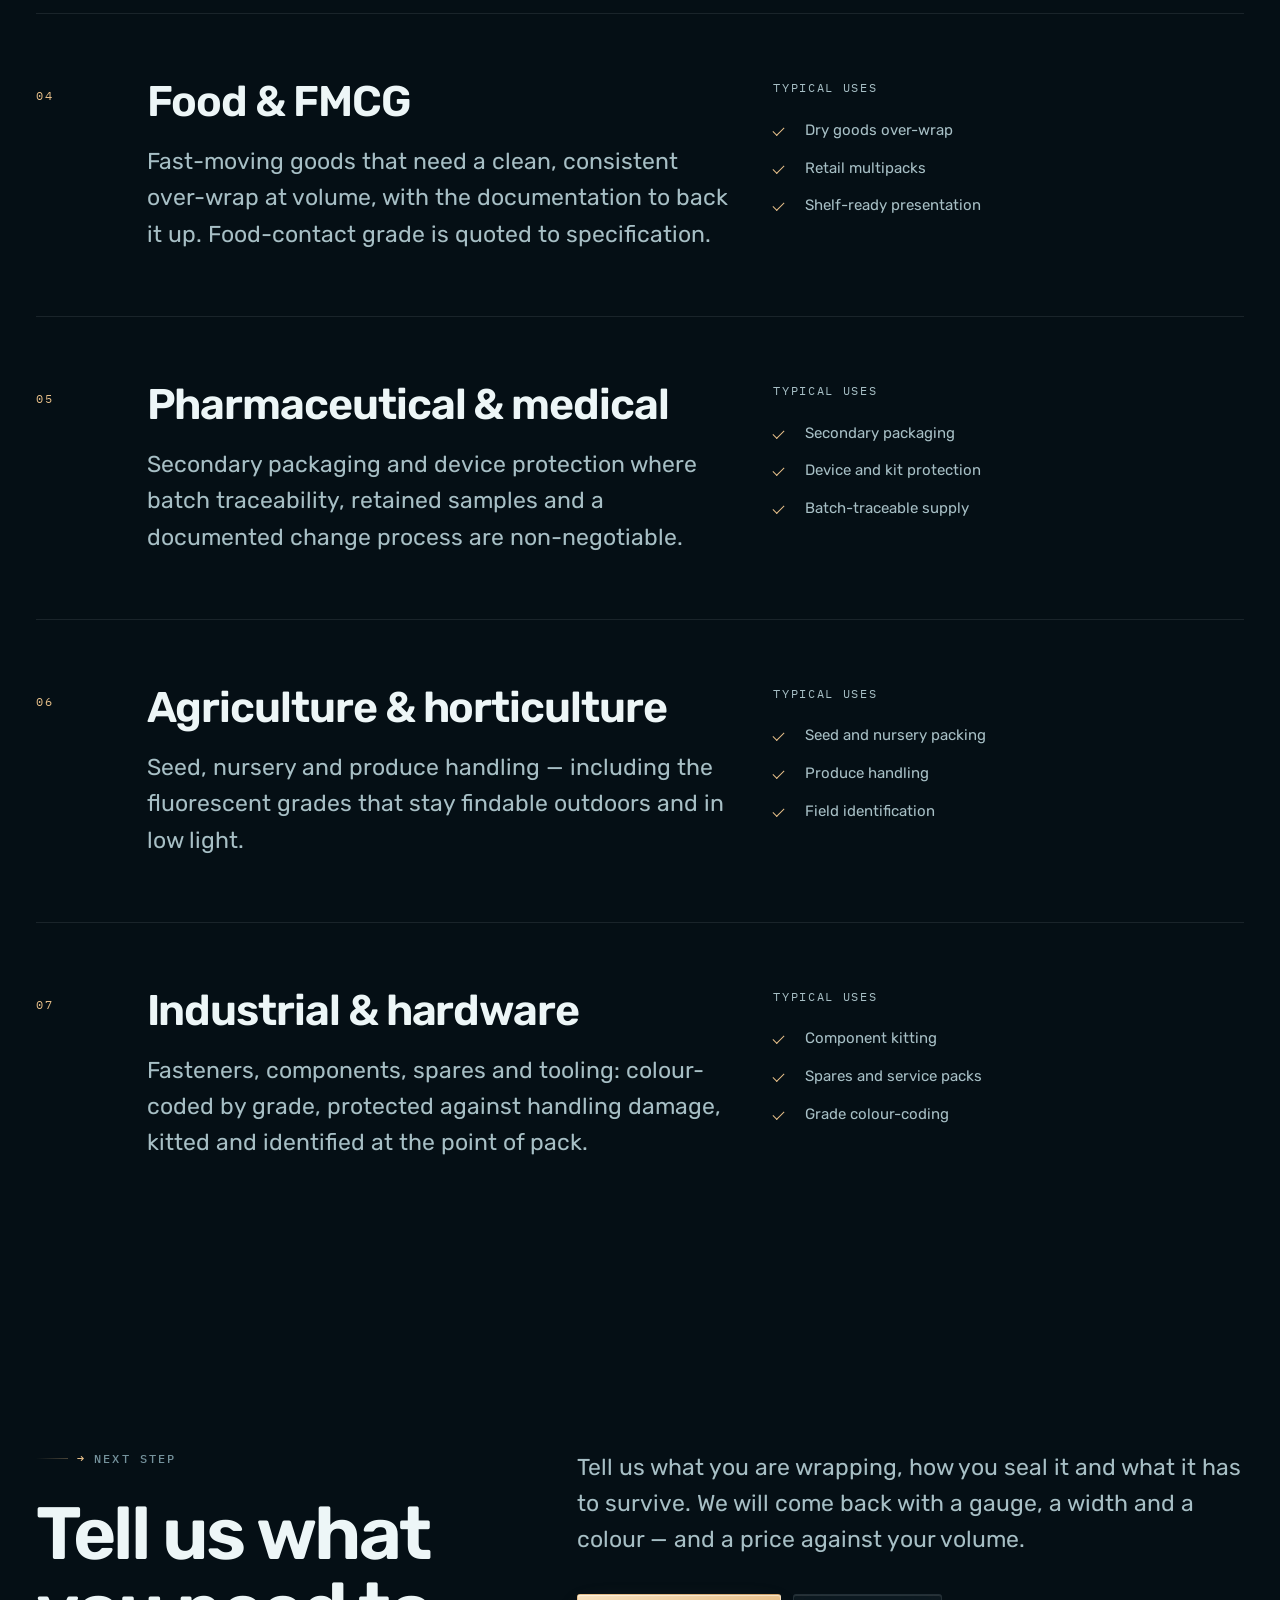
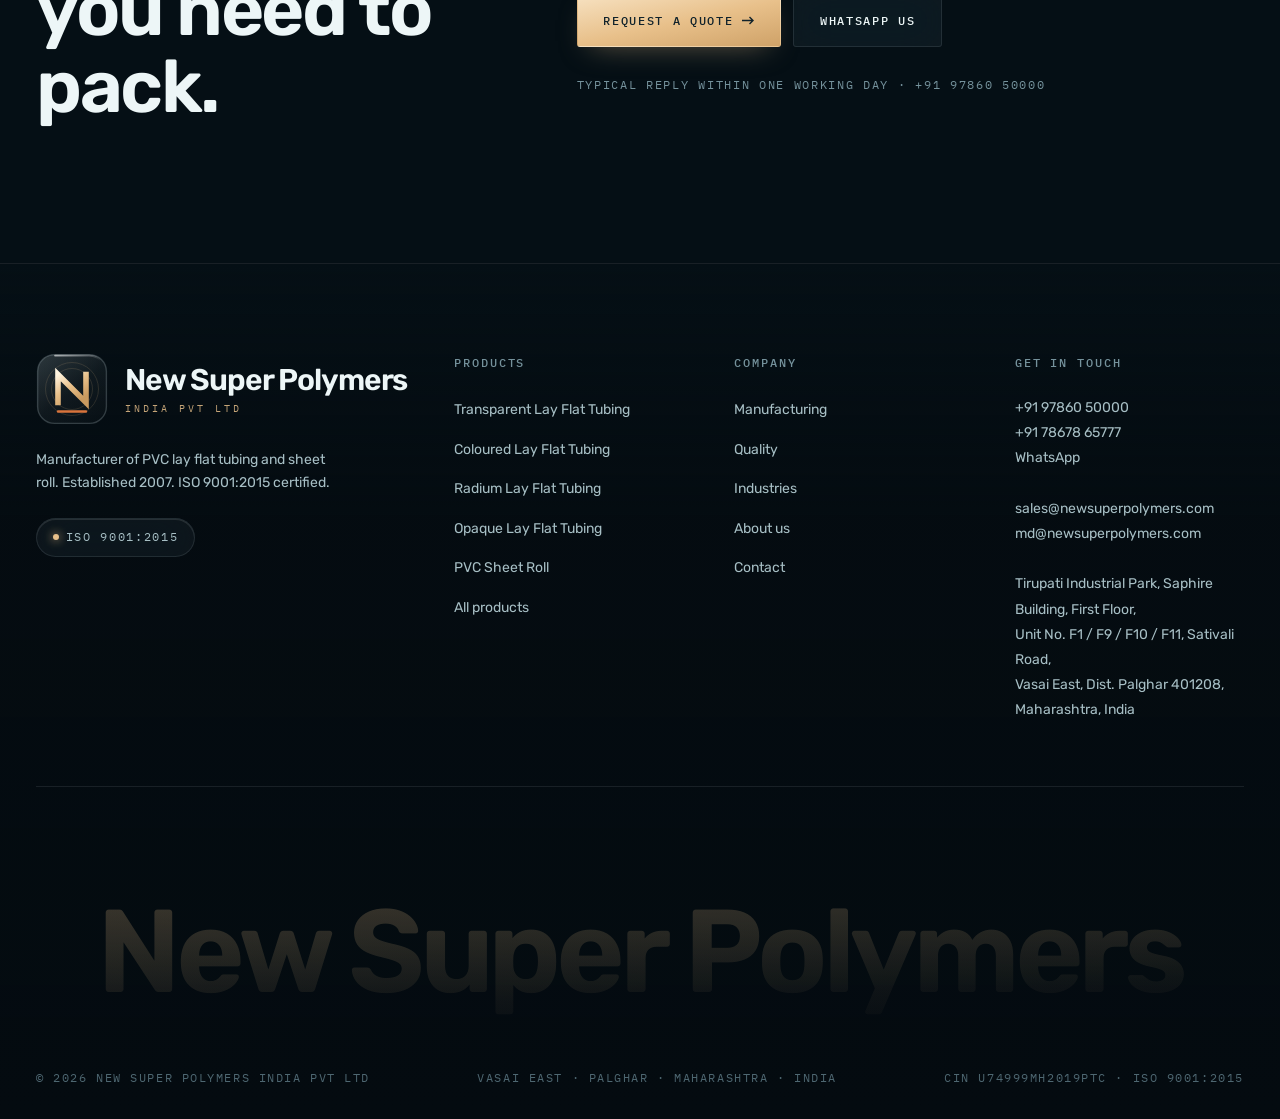
<file: industries.html>
<!doctype html>
<html lang="en">
<head>
<meta charset="utf-8">
<meta name="viewport" content="width=device-width, initial-scale=1">
<title>Industries Served — PVC Film Applications | New Super Polymers</title>
<meta name="description" content="PVC lay flat tubing and sheet roll for packaging converters, textiles, stationery, food and FMCG, pharmaceutical, agriculture and industrial hardware.">
<link rel="canonical" href="https://www.newsuperpolymers.com/industries.html">
<meta property="og:type" content="website">
<meta property="og:site_name" content="New Super Polymers India Pvt Ltd">
<meta property="og:title" content="Industries Served — PVC Film Applications | New Super Polymers">
<meta property="og:description" content="PVC lay flat tubing and sheet roll for packaging converters, textiles, stationery, food and FMCG, pharmaceutical, agriculture and industrial hardware.">
<meta property="og:url" content="https://www.newsuperpolymers.com/industries.html">
<meta name="theme-color" content="#050F15">
<script>document.documentElement.className+=" js";</script>
<link rel="preconnect" href="https://fonts.googleapis.com">
<link rel="preconnect" href="https://fonts.gstatic.com" crossorigin>
<link href="https://fonts.googleapis.com/css2?family=IBM+Plex+Mono:wght@400;500&family=Rubik:ital,wght@0,300..700;1,300..500&display=swap" rel="stylesheet">
<link rel="stylesheet" href="assets/css/site.css">
<link rel="icon" href="assets/img/favicon.svg" type="image/svg+xml">
</head>
<body>
<a class="skip" href="#main">Skip to content</a>
<header class="hdr on-dark">
  <div class="wrap hdr-in">
    <a class="brand" href="index.html" aria-label="New Super Polymers India Pvt Ltd — home">
      <svg class="brand-mark" viewBox="0 0 72 72" aria-hidden="true">
  <defs>
    <linearGradient id="tileh" x1=".12" y1="0" x2=".88" y2="1">
      <stop offset="0" stop-color="#E2F4F7" stop-opacity=".17"/>
      <stop offset=".52" stop-color="#E2F4F7" stop-opacity=".05"/>
      <stop offset="1" stop-color="#E2F4F7" stop-opacity=".015"/>
    </linearGradient>
    <linearGradient id="monoh" x1="0" y1="0" x2=".65" y2="1">
      <stop offset="0" stop-color="#FFF3DE"/>
      <stop offset=".5" stop-color="#E8C08A"/>
      <stop offset="1" stop-color="#C99A5F"/>
    </linearGradient>
    <linearGradient id="spech" x1="0" y1="0" x2="1" y2="1">
      <stop offset="0" stop-color="#FFFFFF" stop-opacity=".6"/>
      <stop offset=".6" stop-color="#FFFFFF" stop-opacity="0"/>
    </linearGradient>
  </defs>
  <rect x="1.6" y="1.6" width="68.8" height="68.8" rx="17"
        fill="url(#tileh)" stroke="#E2F4F7" stroke-opacity=".2" stroke-width="1.4"/>
  <path d="M19 2.6h34a16.4 16.4 0 0 1 16.4 16.4" fill="none"
        stroke="url(#spech)" stroke-width="1.7" stroke-linecap="round"/>
  <g stroke="#E8C08A" fill="none" opacity=".14">
    <circle cx="36" cy="36" r="26.5"/><circle cx="36" cy="36" r="20.5"/>
  </g>
  <path d="M22 49.5V21.5l28 28v-28" fill="none" stroke="url(#monoh)"
        stroke-width="5.6" stroke-linecap="square" stroke-linejoin="miter"/>
  <path d="M22 58.5h28" stroke="#D9743C" stroke-width="2.4" stroke-linecap="round"/>
</svg>
      <span class="brand-txt"><b>New Super Polymers</b><span>PVC film &amp; tubing</span></span>
    </a>
    <nav class="nav" aria-label="Primary"><a href="products/">Products</a><a href="manufacturing.html">Manufacturing</a><a href="quality.html">Quality</a><a href="industries.html" aria-current="page">Industries</a><a href="about.html">About</a></nav>
    <a class="btn hdr-cta" href="contact.html">Request a quote
      <svg class="arw" width="13" height="9" viewBox="0 0 13 9" fill="none" aria-hidden="true">
        <path d="M0 4.5h11M7.5 1l3.5 3.5L7.5 8" stroke="currentColor" stroke-width="1.4"/></svg></a>
    <button class="burger" aria-label="Menu" aria-expanded="false" aria-controls="mnav"><span></span></button>
  </div>
</header>
<div class="mobile-nav" id="mnav">
  <nav aria-label="Mobile"><a class="mn-link" href="products/">Products</a><a class="mn-link" href="manufacturing.html">Manufacturing</a><a class="mn-link" href="quality.html">Quality</a><a class="mn-link" href="industries.html">Industries</a><a class="mn-link" href="about.html">About</a><a class="mn-link" href="contact.html">Contact</a></nav>
  <div style="padding-top:2rem">
    <p class="mono" style="color:var(--fg-inv-3);margin-bottom:.75rem">Enquiries</p>
    <p><a href="mailto:sales@newsuperpolymers.com" style="color:var(--fg-inv)">sales@newsuperpolymers.com</a></p>
    <p><a href="tel:+919786050000" style="color:var(--fg-inv)">+91 97860 50000</a></p>
  </div>
</div>
<main id="main">

<section class="hero dark" style="padding-block:clamp(8rem,14vh,11rem) clamp(3rem,6vh,5rem)">
  <div class="hero-grid"></div><div class="hero-glow"></div>
  <div class="wrap hero-in">
    <p class="eyebrow"><span class="idx">01</span><span>Industries</span></p>
    <h1 class="h1 rv" style="max-width:16ch">Seven industries.<br>One film.</h1>
    <p class="lead rv rv-d1" style="max-width:56ch;margin-top:2rem">
      The same tube protects a garment, a seed packet and a gearbox spare — the gauge, the colour and
      the finish are what change. If your sector is not listed, the specification conversation is
      identical: tell us the pack, not the part number.</p>
  </div>
</section>

<section class="sec-sm">
  <div class="wrap" style="padding-top:1rem"><div class="stage rv" style="border-top-color:var(--line);grid-template-columns:4.5rem minmax(0,1fr) minmax(0,.8fr)">
  <div class="stage-n">01</div>
  <div><h3 class="h3" style="margin-bottom:1rem">Packaging &amp; converting</h3>
    <p class="lead" style="max-width:50ch">Converters who buy film by the tonne and turn it into bags, sleeves and pouches on their own sealing lines. Consistency roll to roll is the whole relationship.</p></div>
  <div><p class="mono muted" style="margin-bottom:1.25rem">Typical uses</p><ul class="chk"><li>Bag and pouch making</li><li>Sealing and cutting lines</li><li>Contract packing</li></ul></div>
</div><div class="stage rv" style="border-top-color:var(--line);grid-template-columns:4.5rem minmax(0,1fr) minmax(0,.8fr)">
  <div class="stage-n">02</div>
  <div><h3 class="h3" style="margin-bottom:1rem">Textiles &amp; garments</h3>
    <p class="lead" style="max-width:50ch">Garment, hosiery and made-up protection where the pack has to be clear enough to read the product and tough enough to survive a container.</p></div>
  <div><p class="mono muted" style="margin-bottom:1.25rem">Typical uses</p><ul class="chk"><li>Garment and hosiery packing</li><li>Fabric roll protection</li><li>Export consolidation</li></ul></div>
</div><div class="stage rv" style="border-top-color:var(--line);grid-template-columns:4.5rem minmax(0,1fr) minmax(0,.8fr)">
  <div class="stage-n">03</div>
  <div><h3 class="h3" style="margin-bottom:1rem">Stationery &amp; printing</h3>
    <p class="lead" style="max-width:50ch">File covers, folders, binding and document protection — where sheet roll and clear tubing both have a job, often on the same order.</p></div>
  <div><p class="mono muted" style="margin-bottom:1.25rem">Typical uses</p><ul class="chk"><li>File and folder covers</li><li>Book and binder covers</li><li>Document protection</li></ul></div>
</div><div class="stage rv" style="border-top-color:var(--line);grid-template-columns:4.5rem minmax(0,1fr) minmax(0,.8fr)">
  <div class="stage-n">04</div>
  <div><h3 class="h3" style="margin-bottom:1rem">Food &amp; FMCG</h3>
    <p class="lead" style="max-width:50ch">Fast-moving goods that need a clean, consistent over-wrap at volume, with the documentation to back it up. Food-contact grade is quoted to specification.</p></div>
  <div><p class="mono muted" style="margin-bottom:1.25rem">Typical uses</p><ul class="chk"><li>Dry goods over-wrap</li><li>Retail multipacks</li><li>Shelf-ready presentation</li></ul></div>
</div><div class="stage rv" style="border-top-color:var(--line);grid-template-columns:4.5rem minmax(0,1fr) minmax(0,.8fr)">
  <div class="stage-n">05</div>
  <div><h3 class="h3" style="margin-bottom:1rem">Pharmaceutical &amp; medical</h3>
    <p class="lead" style="max-width:50ch">Secondary packaging and device protection where batch traceability, retained samples and a documented change process are non-negotiable.</p></div>
  <div><p class="mono muted" style="margin-bottom:1.25rem">Typical uses</p><ul class="chk"><li>Secondary packaging</li><li>Device and kit protection</li><li>Batch-traceable supply</li></ul></div>
</div><div class="stage rv" style="border-top-color:var(--line);grid-template-columns:4.5rem minmax(0,1fr) minmax(0,.8fr)">
  <div class="stage-n">06</div>
  <div><h3 class="h3" style="margin-bottom:1rem">Agriculture &amp; horticulture</h3>
    <p class="lead" style="max-width:50ch">Seed, nursery and produce handling — including the fluorescent grades that stay findable outdoors and in low light.</p></div>
  <div><p class="mono muted" style="margin-bottom:1.25rem">Typical uses</p><ul class="chk"><li>Seed and nursery packing</li><li>Produce handling</li><li>Field identification</li></ul></div>
</div><div class="stage rv" style="border-top-color:var(--line);grid-template-columns:4.5rem minmax(0,1fr) minmax(0,.8fr)">
  <div class="stage-n">07</div>
  <div><h3 class="h3" style="margin-bottom:1rem">Industrial &amp; hardware</h3>
    <p class="lead" style="max-width:50ch">Fasteners, components, spares and tooling: colour-coded by grade, protected against handling damage, kitted and identified at the point of pack.</p></div>
  <div><p class="mono muted" style="margin-bottom:1.25rem">Typical uses</p><ul class="chk"><li>Component kitting</li><li>Spares and service packs</li><li>Grade colour-coding</li></ul></div>
</div></div>
</section>

<section class="sec dark">
  <div class="wrap">
    <div class="split">
      <div class="rv">
        <p class="eyebrow"><span class="idx">→</span><span>Next step</span></p>
        <h2 class="h2">Tell us what<br>you need to pack.</h2>
      </div>
      <div class="rv rv-d1">
        <p class="lead" style="max-width:52ch">Tell us what you are wrapping, how you seal it and what
        it has to survive. We will come back with a gauge, a width and a colour — and a price against
        your volume.</p>
        <div class="btn-row" style="margin-top:2.25rem">
          <a class="btn" href="contact.html">Request a quote <svg class="arw" width="13" height="9" viewBox="0 0 13 9" fill="none" aria-hidden="true"><path d="M0 4.5h11M7.5 1l3.5 3.5L7.5 8" stroke="currentColor" stroke-width="1.4"/></svg></a>
          <a class="btn btn-ghost" href="https://wa.me/919786050000" rel="noopener">WhatsApp us</a>
        </div>
        <p class="mono" style="margin-top:1.75rem;color:var(--fg-inv-3)">
          Typical reply within one working day · +91 97860 50000</p>
      </div>
    </div>
  </div>
</section>
</main>
<footer class="ftr">
  <div class="wrap">
    <div class="ftr-grid">
      <div>
        <a class="brand" href="index.html" style="color:var(--fg-inv)"><svg class="brand-mark" viewBox="0 0 72 72" aria-hidden="true">
  <defs>
    <linearGradient id="tilef" x1=".12" y1="0" x2=".88" y2="1">
      <stop offset="0" stop-color="#E2F4F7" stop-opacity=".17"/>
      <stop offset=".52" stop-color="#E2F4F7" stop-opacity=".05"/>
      <stop offset="1" stop-color="#E2F4F7" stop-opacity=".015"/>
    </linearGradient>
    <linearGradient id="monof" x1="0" y1="0" x2=".65" y2="1">
      <stop offset="0" stop-color="#FFF3DE"/>
      <stop offset=".5" stop-color="#E8C08A"/>
      <stop offset="1" stop-color="#C99A5F"/>
    </linearGradient>
    <linearGradient id="specf" x1="0" y1="0" x2="1" y2="1">
      <stop offset="0" stop-color="#FFFFFF" stop-opacity=".6"/>
      <stop offset=".6" stop-color="#FFFFFF" stop-opacity="0"/>
    </linearGradient>
  </defs>
  <rect x="1.6" y="1.6" width="68.8" height="68.8" rx="17"
        fill="url(#tilef)" stroke="#E2F4F7" stroke-opacity=".2" stroke-width="1.4"/>
  <path d="M19 2.6h34a16.4 16.4 0 0 1 16.4 16.4" fill="none"
        stroke="url(#specf)" stroke-width="1.7" stroke-linecap="round"/>
  <g stroke="#E8C08A" fill="none" opacity=".14">
    <circle cx="36" cy="36" r="26.5"/><circle cx="36" cy="36" r="20.5"/>
  </g>
  <path d="M22 49.5V21.5l28 28v-28" fill="none" stroke="url(#monof)"
        stroke-width="5.6" stroke-linecap="square" stroke-linejoin="miter"/>
  <path d="M22 58.5h28" stroke="#D9743C" stroke-width="2.4" stroke-linecap="round"/>
</svg>
          <span class="brand-txt"><b>New Super Polymers</b><span>India Pvt Ltd</span></span></a>
        <p class="small" style="color:var(--fg-inv-2);margin-top:1.5rem;max-width:34ch">
          Manufacturer of PVC lay flat tubing and sheet roll. Established 2007.
          ISO&nbsp;9001:2015 certified.</p>
        <a class="badge" style="margin-top:1.5rem" href="quality.html"><span class="dot"></span>ISO 9001:2015</a>
      </div>
      <div><h5>Products</h5><ul><li><a href="products/lay-flat-tubing-transparent.html">Transparent Lay Flat Tubing</a></li><li><a href="products/lay-flat-tubing-coloured.html">Coloured Lay Flat Tubing</a></li><li><a href="products/lay-flat-tubing-radium.html">Radium Lay Flat Tubing</a></li><li><a href="products/lay-flat-tubing-opaque.html">Opaque Lay Flat Tubing</a></li><li><a href="products/pvc-sheet-roll.html">PVC Sheet Roll</a></li>
        <li><a href="products/">All products</a></li></ul></div>
      <div><h5>Company</h5><ul>
        <li><a href="manufacturing.html">Manufacturing</a></li>
        <li><a href="quality.html">Quality</a></li>
        <li><a href="industries.html">Industries</a></li>
        <li><a href="about.html">About us</a></li>
        <li><a href="contact.html">Contact</a></li></ul></div>
      <div><h5>Get in touch</h5>
        <address>
          <a href="tel:+919786050000">+91 97860 50000</a><br>
          <a href="tel:+917867865777">+91 78678 65777</a><br>
          <a href="https://wa.me/919786050000" rel="noopener">WhatsApp</a><br><br>
          <a href="mailto:sales@newsuperpolymers.com">sales@newsuperpolymers.com</a><br>
          <a href="mailto:md@newsuperpolymers.com">md@newsuperpolymers.com</a><br><br>
          Tirupati Industrial Park, Saphire Building, First Floor,<br>Unit No. F1 / F9 / F10 / F11, Sativali Road,<br>Vasai East, Dist. Palghar 401208, Maharashtra, India
        </address></div>
    </div>
    <div class="ftr-mark" aria-hidden="true">New Super Polymers</div>
    <div class="ftr-bot">
      <span>&copy; <span data-year></span> New Super Polymers India Pvt Ltd</span>
      <span>Vasai East · Palghar · Maharashtra · India</span>
      <span>CIN U74999MH2019PTC · ISO 9001:2015</span>
    </div>
  </div>
</footer>
<script src="assets/js/site.js" defer></script>
</body>
</html>
</file>
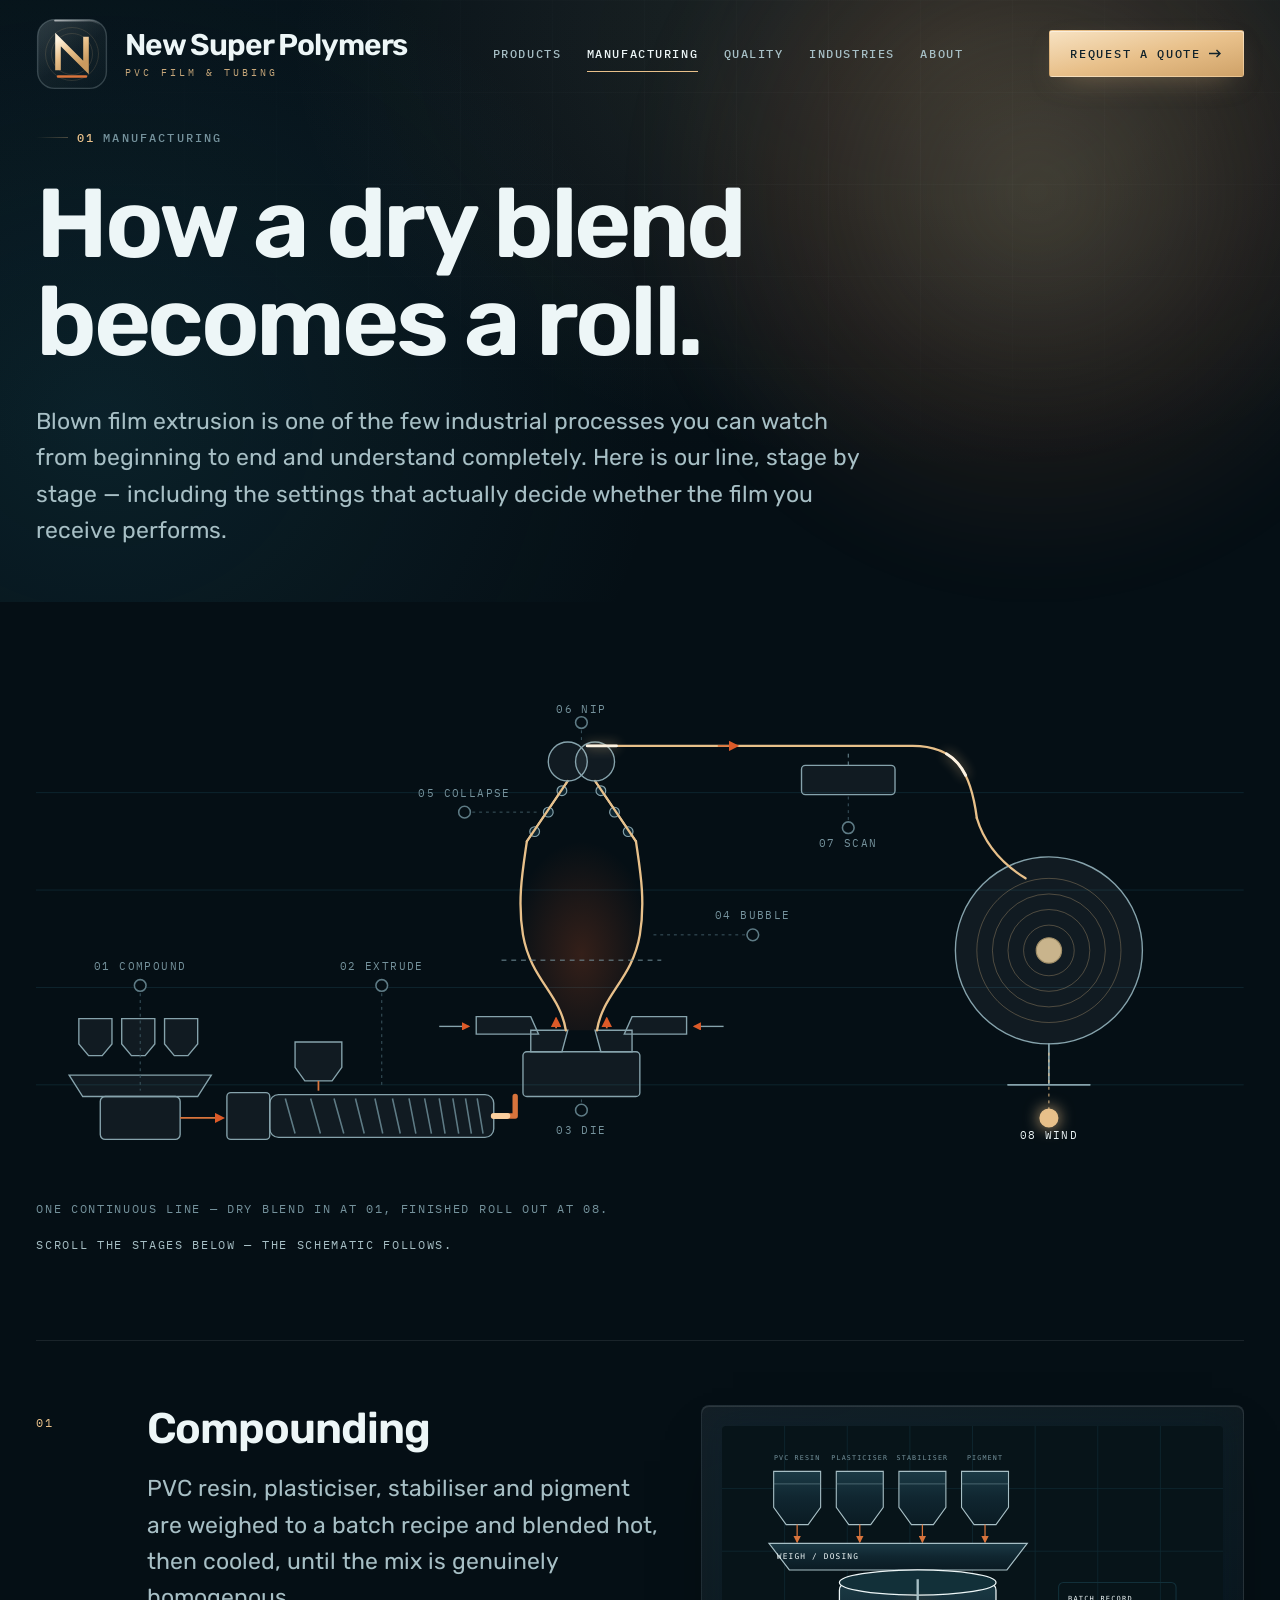
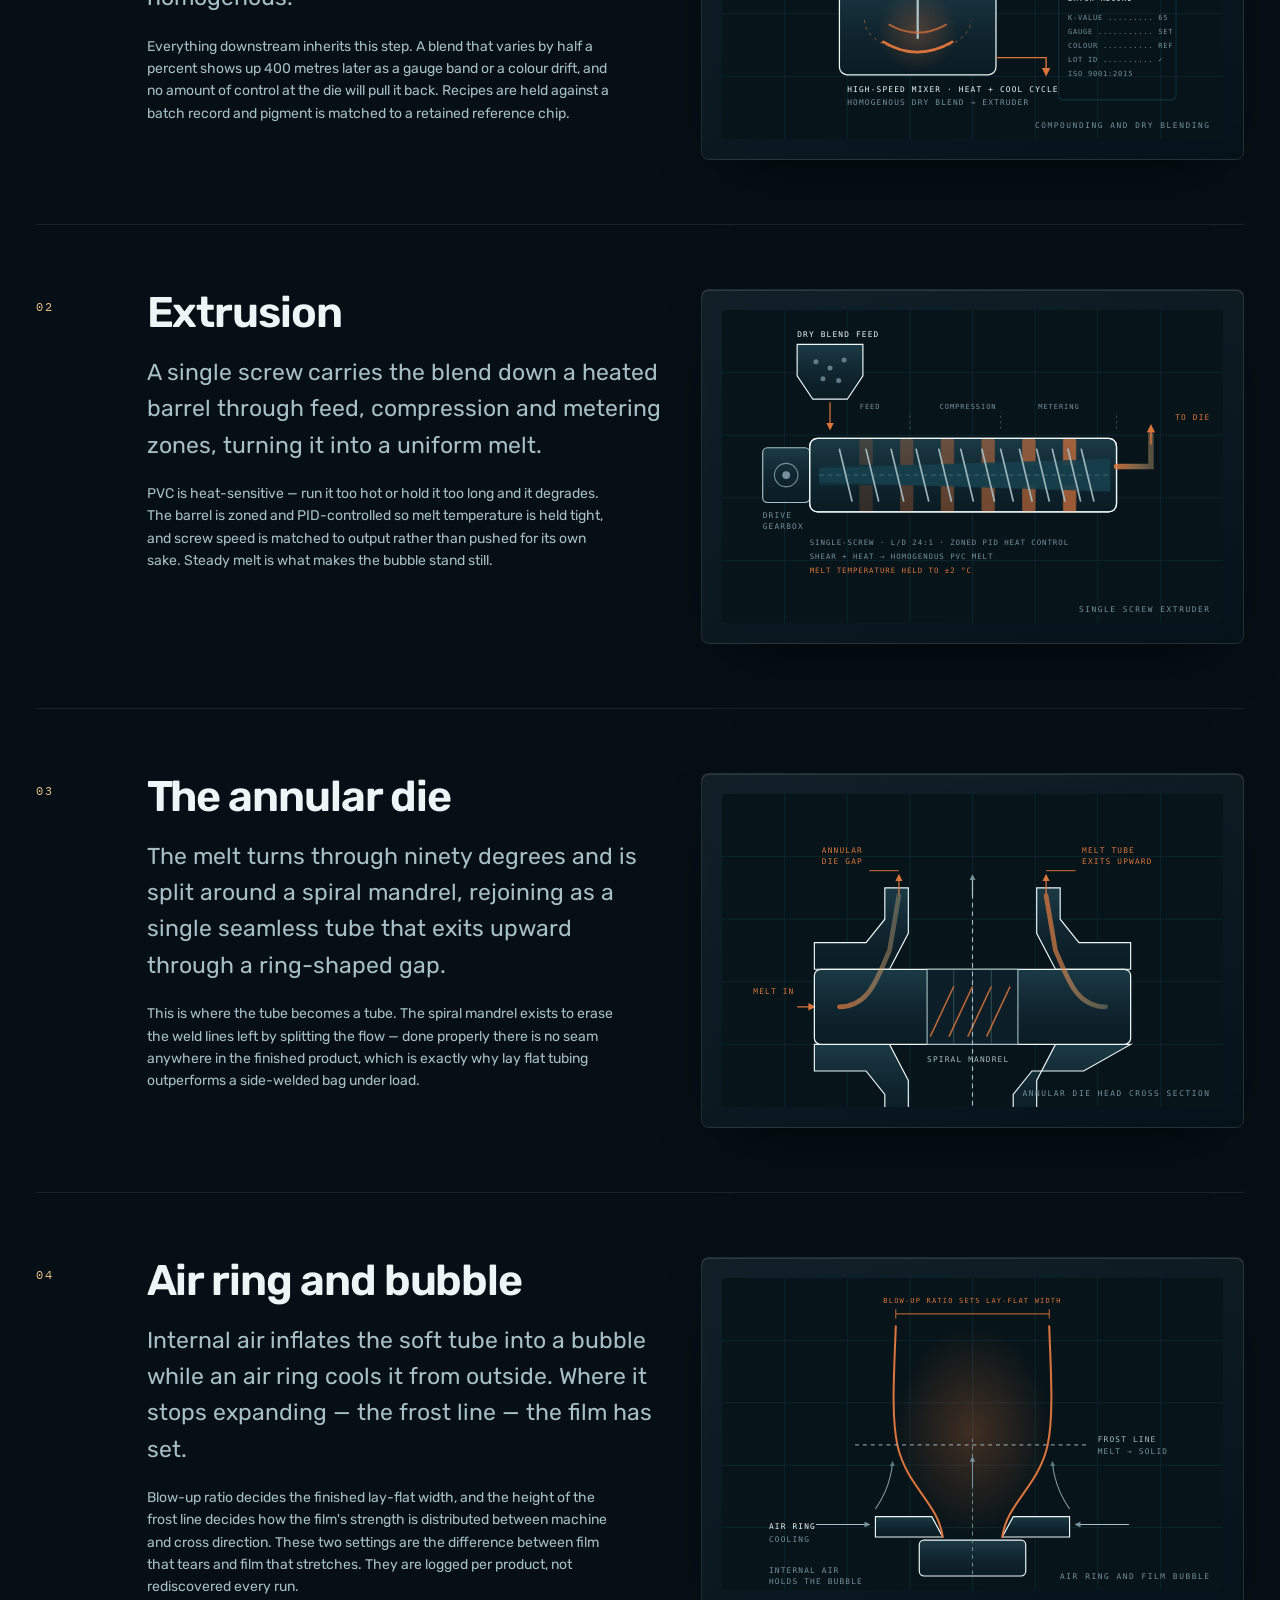
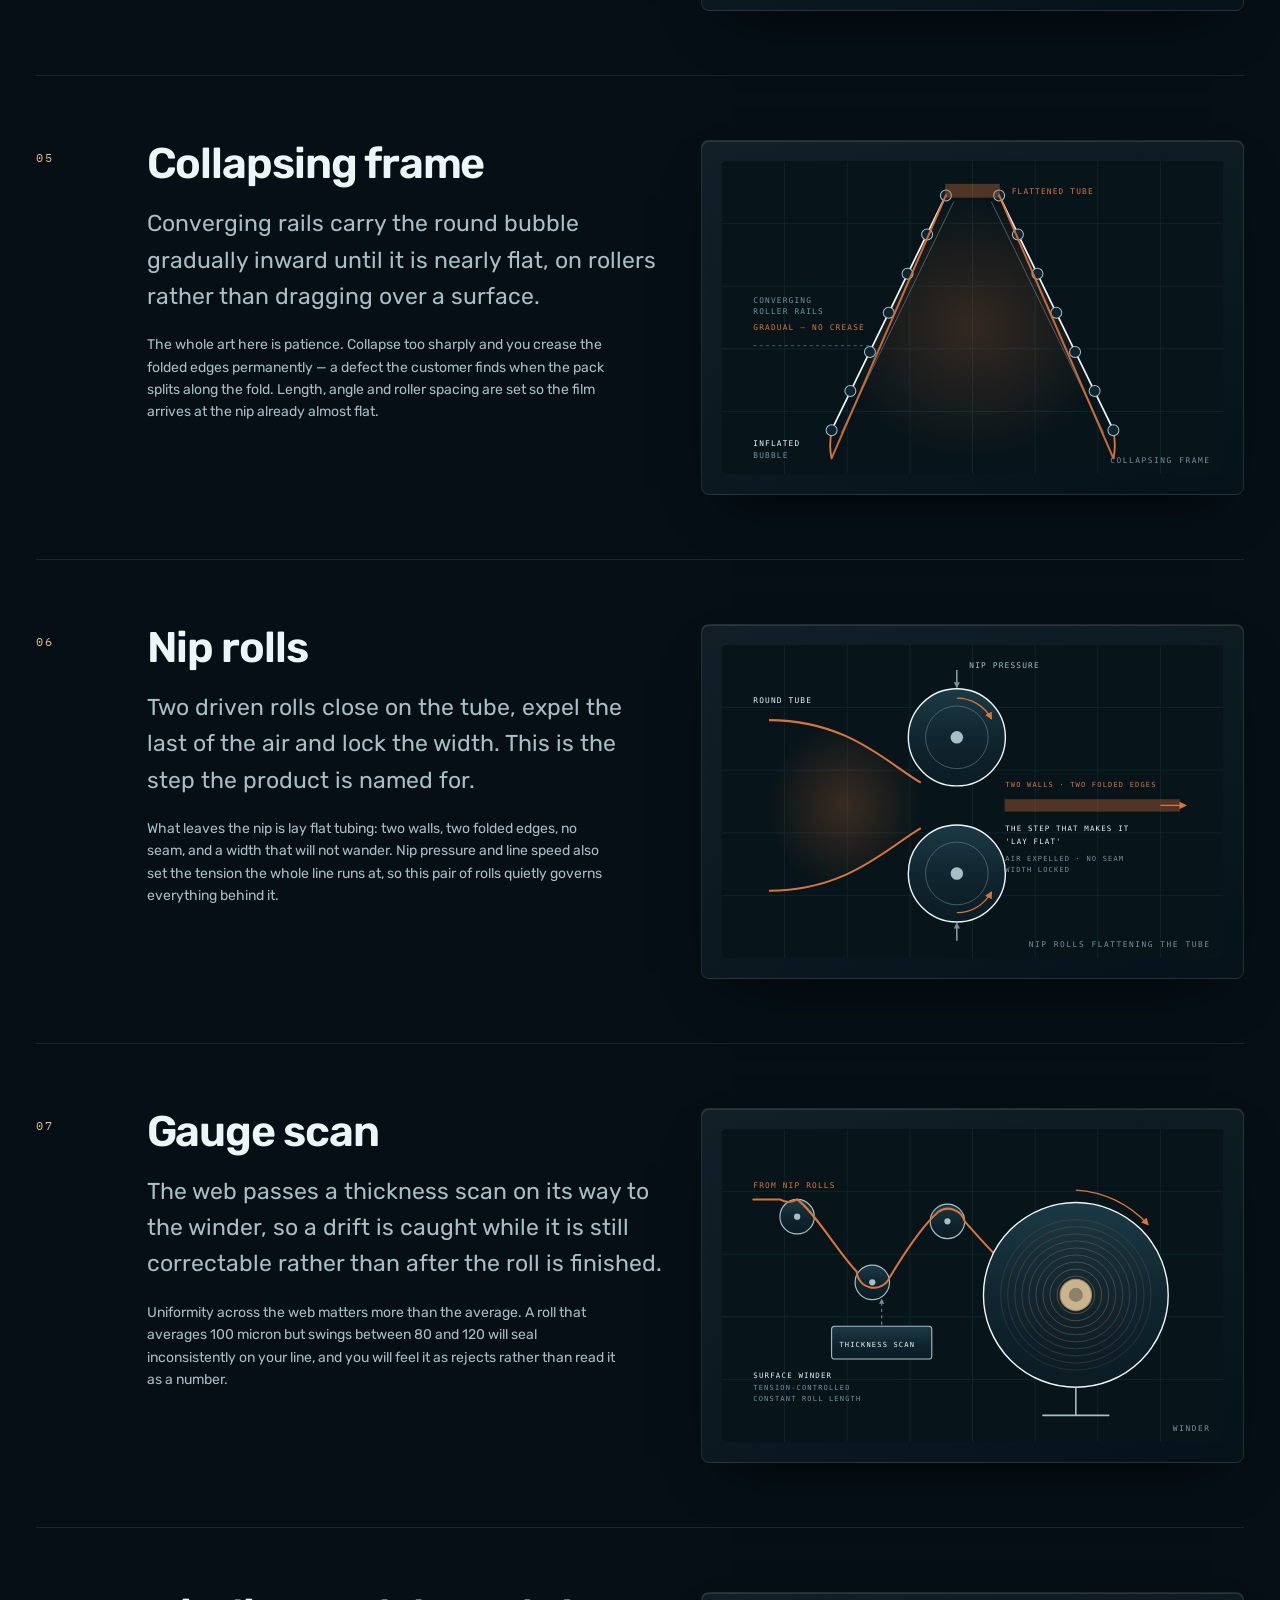
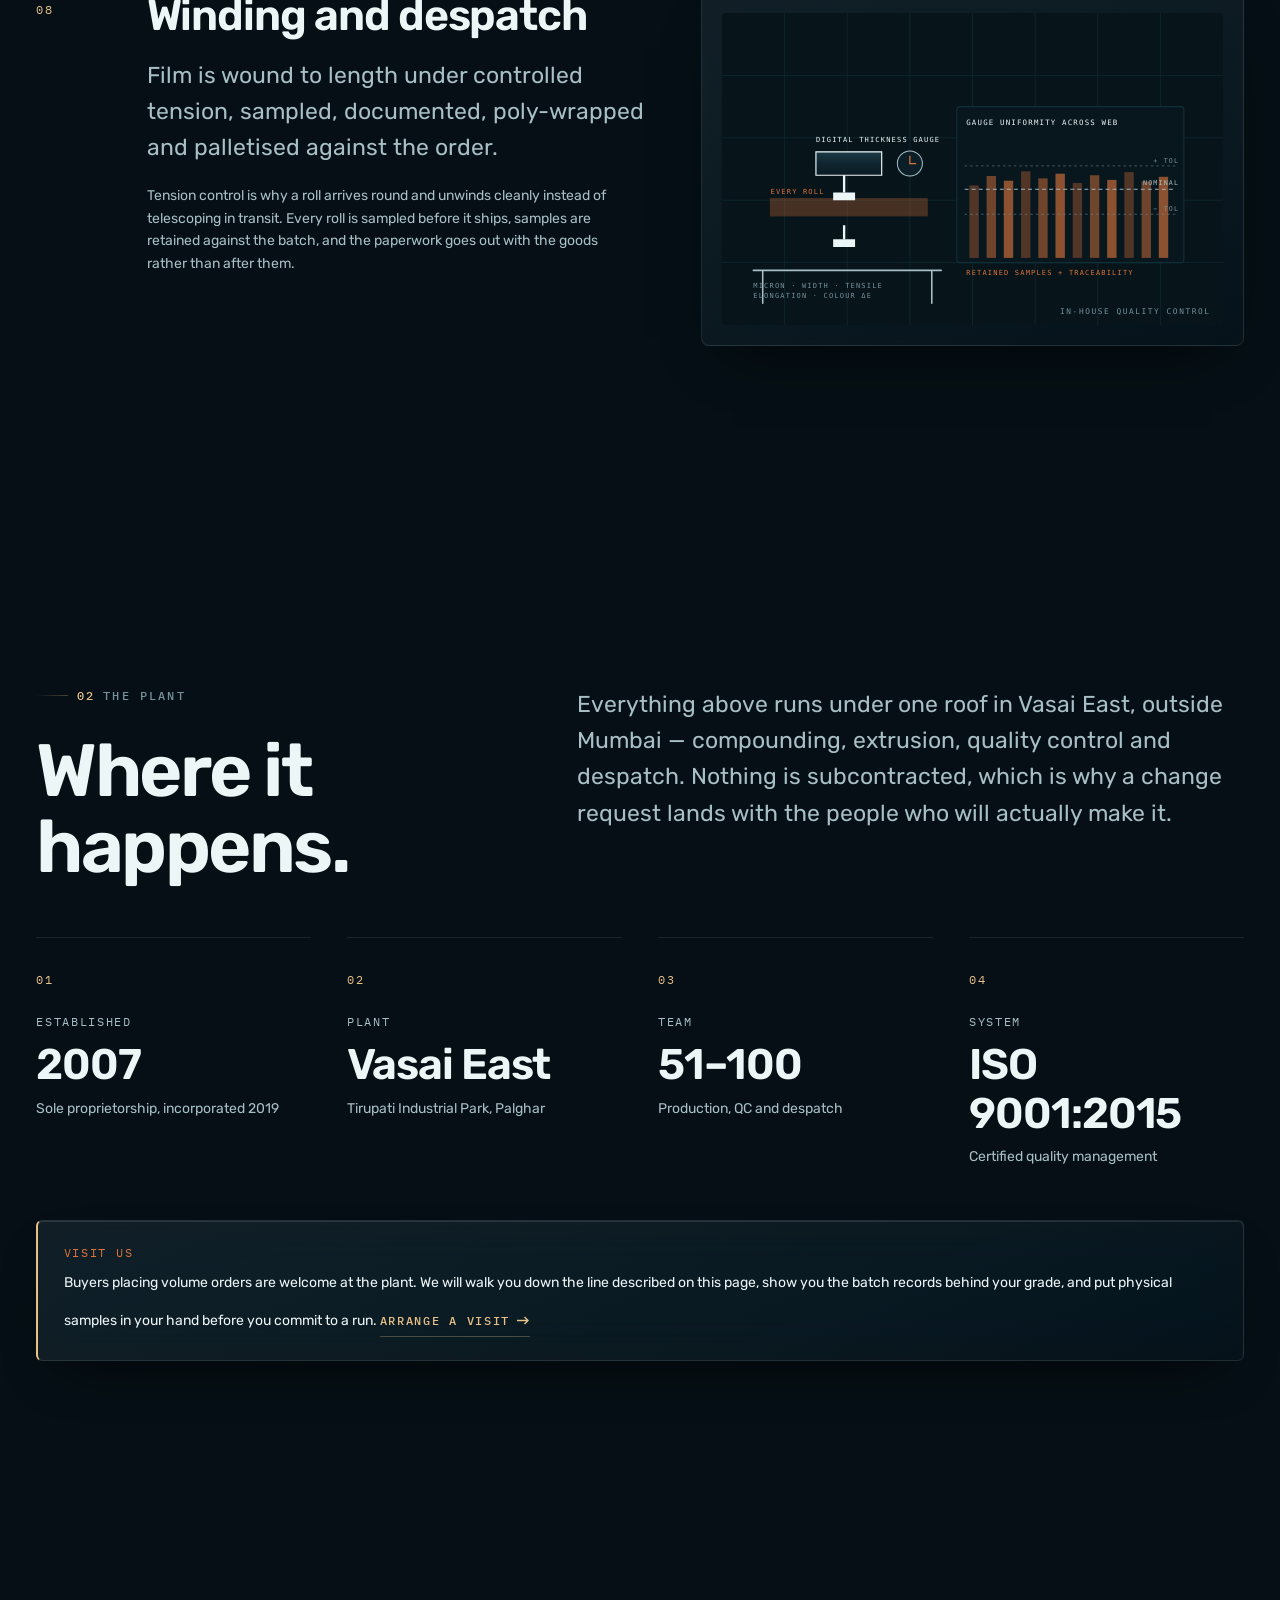
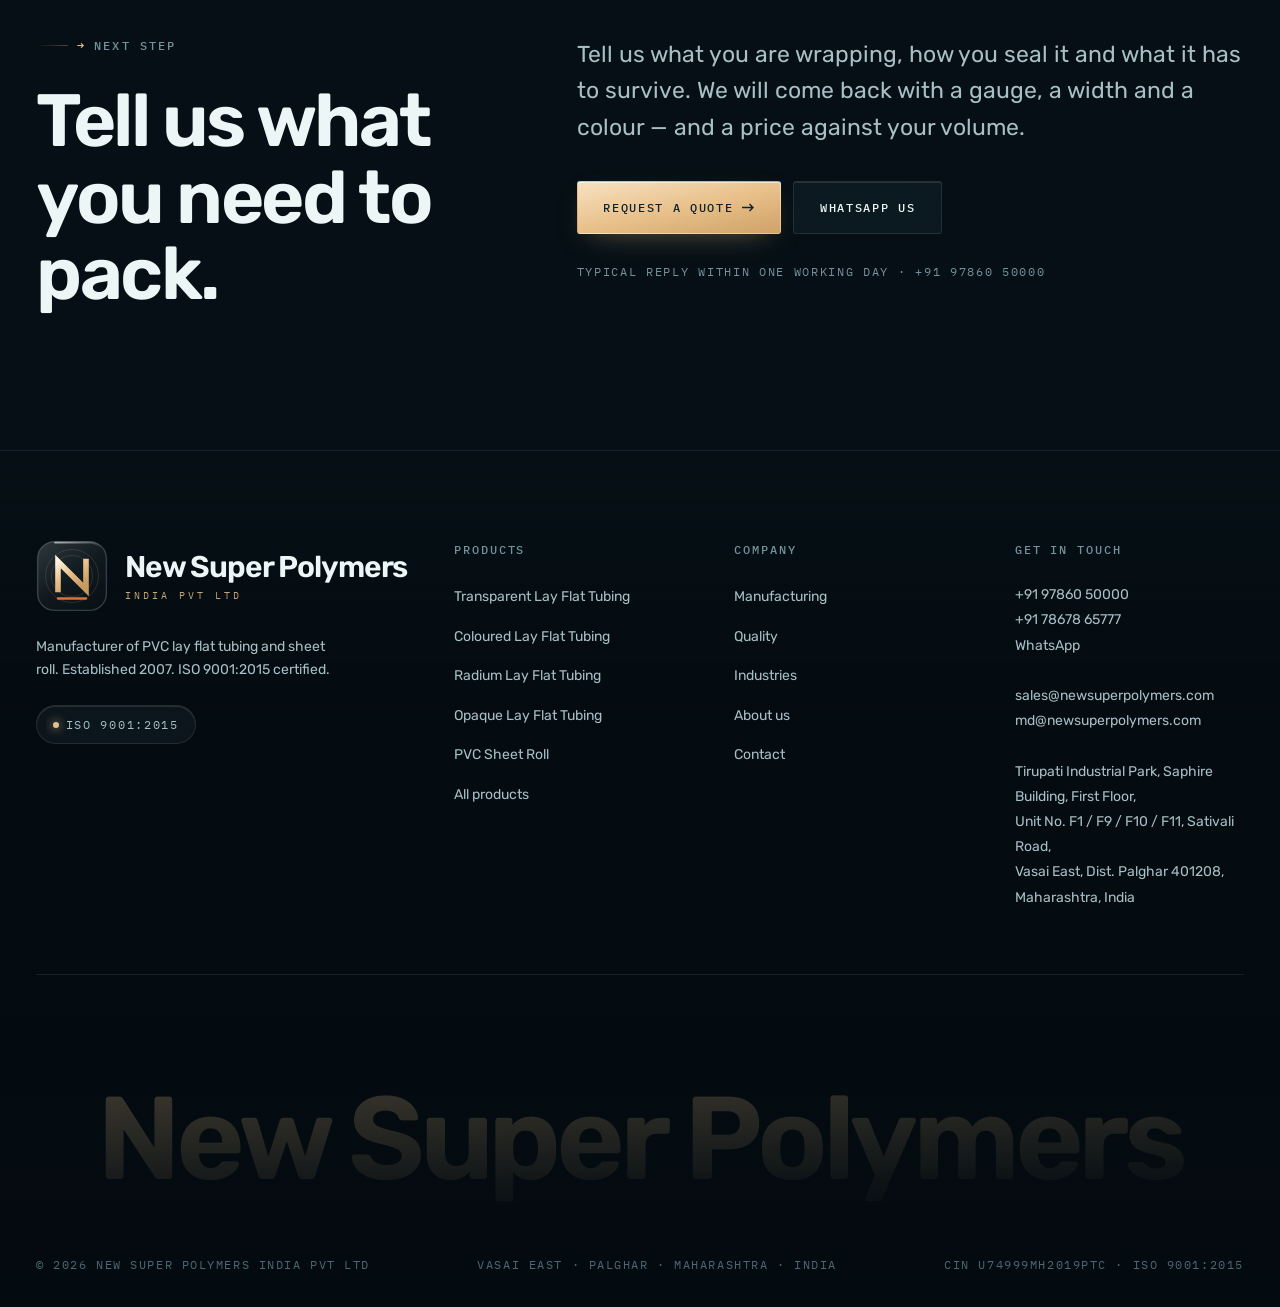
<file: manufacturing.html>
<!doctype html>
<html lang="en">
<head>
<meta charset="utf-8">
<meta name="viewport" content="width=device-width, initial-scale=1">
<title>Manufacturing — PVC Blown Film Extrusion | New Super Polymers</title>
<meta name="description" content="Inside our PVC blown film line: compounding, single-screw extrusion, annular die, air ring and bubble, collapsing frame, nip rolls, gauge scanning and winding.">
<link rel="canonical" href="https://www.newsuperpolymers.com/manufacturing.html">
<meta property="og:type" content="website">
<meta property="og:site_name" content="New Super Polymers India Pvt Ltd">
<meta property="og:title" content="Manufacturing — PVC Blown Film Extrusion | New Super Polymers">
<meta property="og:description" content="Inside our PVC blown film line: compounding, single-screw extrusion, annular die, air ring and bubble, collapsing frame, nip rolls, gauge scanning and winding.">
<meta property="og:url" content="https://www.newsuperpolymers.com/manufacturing.html">
<meta name="theme-color" content="#050F15">
<script>document.documentElement.className+=" js";</script>
<link rel="preconnect" href="https://fonts.googleapis.com">
<link rel="preconnect" href="https://fonts.gstatic.com" crossorigin>
<link href="https://fonts.googleapis.com/css2?family=IBM+Plex+Mono:wght@400;500&family=Rubik:ital,wght@0,300..700;1,300..500&display=swap" rel="stylesheet">
<link rel="stylesheet" href="assets/css/site.css">
<link rel="icon" href="assets/img/favicon.svg" type="image/svg+xml">
</head>
<body>
<a class="skip" href="#main">Skip to content</a>
<header class="hdr on-dark">
  <div class="wrap hdr-in">
    <a class="brand" href="index.html" aria-label="New Super Polymers India Pvt Ltd — home">
      <svg class="brand-mark" viewBox="0 0 72 72" aria-hidden="true">
  <defs>
    <linearGradient id="tileh" x1=".12" y1="0" x2=".88" y2="1">
      <stop offset="0" stop-color="#E2F4F7" stop-opacity=".17"/>
      <stop offset=".52" stop-color="#E2F4F7" stop-opacity=".05"/>
      <stop offset="1" stop-color="#E2F4F7" stop-opacity=".015"/>
    </linearGradient>
    <linearGradient id="monoh" x1="0" y1="0" x2=".65" y2="1">
      <stop offset="0" stop-color="#FFF3DE"/>
      <stop offset=".5" stop-color="#E8C08A"/>
      <stop offset="1" stop-color="#C99A5F"/>
    </linearGradient>
    <linearGradient id="spech" x1="0" y1="0" x2="1" y2="1">
      <stop offset="0" stop-color="#FFFFFF" stop-opacity=".6"/>
      <stop offset=".6" stop-color="#FFFFFF" stop-opacity="0"/>
    </linearGradient>
  </defs>
  <rect x="1.6" y="1.6" width="68.8" height="68.8" rx="17"
        fill="url(#tileh)" stroke="#E2F4F7" stroke-opacity=".2" stroke-width="1.4"/>
  <path d="M19 2.6h34a16.4 16.4 0 0 1 16.4 16.4" fill="none"
        stroke="url(#spech)" stroke-width="1.7" stroke-linecap="round"/>
  <g stroke="#E8C08A" fill="none" opacity=".14">
    <circle cx="36" cy="36" r="26.5"/><circle cx="36" cy="36" r="20.5"/>
  </g>
  <path d="M22 49.5V21.5l28 28v-28" fill="none" stroke="url(#monoh)"
        stroke-width="5.6" stroke-linecap="square" stroke-linejoin="miter"/>
  <path d="M22 58.5h28" stroke="#D9743C" stroke-width="2.4" stroke-linecap="round"/>
</svg>
      <span class="brand-txt"><b>New Super Polymers</b><span>PVC film &amp; tubing</span></span>
    </a>
    <nav class="nav" aria-label="Primary"><a href="products/">Products</a><a href="manufacturing.html" aria-current="page">Manufacturing</a><a href="quality.html">Quality</a><a href="industries.html">Industries</a><a href="about.html">About</a></nav>
    <a class="btn hdr-cta" href="contact.html">Request a quote
      <svg class="arw" width="13" height="9" viewBox="0 0 13 9" fill="none" aria-hidden="true">
        <path d="M0 4.5h11M7.5 1l3.5 3.5L7.5 8" stroke="currentColor" stroke-width="1.4"/></svg></a>
    <button class="burger" aria-label="Menu" aria-expanded="false" aria-controls="mnav"><span></span></button>
  </div>
</header>
<div class="mobile-nav" id="mnav">
  <nav aria-label="Mobile"><a class="mn-link" href="products/">Products</a><a class="mn-link" href="manufacturing.html">Manufacturing</a><a class="mn-link" href="quality.html">Quality</a><a class="mn-link" href="industries.html">Industries</a><a class="mn-link" href="about.html">About</a><a class="mn-link" href="contact.html">Contact</a></nav>
  <div style="padding-top:2rem">
    <p class="mono" style="color:var(--fg-inv-3);margin-bottom:.75rem">Enquiries</p>
    <p><a href="mailto:sales@newsuperpolymers.com" style="color:var(--fg-inv)">sales@newsuperpolymers.com</a></p>
    <p><a href="tel:+919786050000" style="color:var(--fg-inv)">+91 97860 50000</a></p>
  </div>
</div>
<main id="main">

<section class="hero dark" style="padding-block:clamp(8rem,14vh,11rem) clamp(3rem,6vh,5rem)">
  <div class="hero-grid"></div><div class="hero-glow"></div>
  <div class="wrap hero-in">
    <p class="eyebrow"><span class="idx">01</span><span>Manufacturing</span></p>
    <h1 class="h1 rv" style="max-width:14ch">How a dry blend<br>becomes a roll.</h1>
    <p class="lead rv rv-d1" style="max-width:56ch;margin-top:2rem">
      Blown film extrusion is one of the few industrial processes you can watch from beginning to end
      and understand completely. Here is our line, stage by stage — including the settings that
      actually decide whether the film you receive performs.</p>
  </div>
</section>

<section class="sec-sm dark">
  <div class="wrap">
    
<figure class="schematic rv">
<div class="sch-scroll">
<svg viewBox="0 0 1240 470" role="img" aria-labelledby="schTitle schDesc" class="sch">
<title id="schTitle">The New Super Polymers PVC blown-film line</title>
<desc id="schDesc">Compounding feeds a single-screw extruder. The melt turns vertical at an annular
die, is inflated into a bubble and cooled by an air ring, collapsed by a converging frame, flattened
at the nip rolls into lay-flat tubing, scanned for gauge, and wound to length.</desc>
<defs>
  <marker id="sar" viewBox="0 0 10 10" refX="8" refY="5" markerWidth="6" markerHeight="6" orient="auto-start-reverse">
    <path d="M0 0L10 5L0 10z" fill="#DC5A28"/></marker>
  <linearGradient id="smelt" x1="0" y1="0" x2="1" y2="0">
    <stop offset="0" stop-color="#DC5A28"/><stop offset="1" stop-color="#F09A6E"/></linearGradient>
  <radialGradient id="sbub" cx="0.5" cy="0.6" r="0.6">
    <stop offset="0" stop-color="#DC5A28" stop-opacity=".22"/>
    <stop offset="1" stop-color="#DC5A28" stop-opacity="0"/></radialGradient>
</defs>

<g class="sch-grid" stroke="#22262E" stroke-width="1">
  <path d="M0 90H1240M0 190H1240M0 290H1240M0 390H1240"/>
</g>

<!-- 01 silos + mixer -->
<g class="sch-part">
  <path d="M44 322h34v26l-10 12H54l-10-12z"/><path d="M88 322h34v26l-10 12H98l-10-12z"/>
  <path d="M132 322h34v26l-10 12h-14l-10-12z"/>
  <path d="M34 380h146l-14 22H48z"/>
  <rect x="66" y="402" width="82" height="44" rx="5"/>
</g>
<path d="M148 424h44" class="sch-flow" marker-end="url(#sar)"/>

<!-- 02 extruder -->
<g class="sch-part">
  <rect x="196" y="398" width="44" height="48" rx="4"/>
  <path d="M266 346h48v26l-10 14h-28l-10-14z"/>
  <rect x="240" y="400" width="230" height="44" rx="9"/>
</g>
<g class="sch-screw">
  <path d="M256 404l10 36M282 404l10 36M306 404l10 36M328 404l9 36M348 404l8 36M366 404l8 36M383 404l7 36M399 404l7 36M414 404l6 36M428 404l6 36M441 404l6 36M453 404l6 36"/>
</g>
<path d="M290 386v10" class="sch-flow"/>

<!-- 03 annular die -->
<path d="M470 422 H 492 V 402" class="sch-melt"/>
<path d="M470 422 H 492 V 402" class="sch-pulse"/>
<g class="sch-part">
  <rect x="500" y="356" width="120" height="46" rx="4"/>
  <path d="M508 356h32l6-22h-38z"/><path d="M612 356h-32l-6-22h38z"/>
</g>
<path d="M534 332v-10" class="sch-flow" marker-end="url(#sar)"/>
<path d="M586 332v-10" class="sch-flow" marker-end="url(#sar)"/>

<!-- 04 bubble + air ring -->
<path d="M544 334 C 538 296, 508 282, 500 236 C 494 200, 500 168, 504 140
         L616 140 C 620 168, 626 200, 620 236 C 612 282, 582 296, 576 334 Z"
      fill="url(#sbub)"/>
<path d="M544 334 C 538 296, 508 282, 500 236 C 494 200, 500 168, 504 140" class="sch-film"/>
<path d="M576 334 C 582 296, 612 282, 620 236 C 626 200, 620 168, 616 140" class="sch-film"/>
<g class="sch-part">
  <path d="M452 320h56l8 18h-64z"/><path d="M668 320h-56l-8 18h64z"/>
</g>
<path d="M414 330h30" class="sch-air" marker-end="url(#sar)"/>
<path d="M706 330h-30" class="sch-air" marker-end="url(#sar)"/>
<path d="M478 262h164" class="sch-frost"/>

<!-- 05 collapsing frame -->
<path d="M504 140 L546 78" class="sch-rail"/><path d="M616 140 L574 78" class="sch-rail"/>
<g class="sch-roller">
  <circle cx="512" cy="130" r="5"/><circle cx="526" cy="110" r="5"/><circle cx="540" cy="88" r="5"/>
  <circle cx="608" cy="130" r="5"/><circle cx="594" cy="110" r="5"/><circle cx="580" cy="88" r="5"/>
</g>
<path d="M504 140 L546 78" class="sch-film"/><path d="M616 140 L574 78" class="sch-film"/>

<!-- 06 nip rolls -->
<g class="sch-part"><circle cx="546" cy="58" r="20"/><circle cx="574" cy="58" r="20"/></g>

<!-- flat film run right -->
<path d="M566 42 H 900 C 946 42, 960 70, 966 116" class="sch-film"/>
<path d="M566 42 H 900 C 946 42, 960 70, 966 116" class="sch-run"/>
<path d="M700 42h20" class="sch-flow" marker-end="url(#sar)"/>

<!-- 07 thickness scan -->
<g class="sch-part"><rect x="786" y="62" width="96" height="30" rx="4"/></g>
<path d="M834 62v-14" class="sch-dash"/>

<!-- 08 winder -->
<g class="sch-part"><circle cx="1040" cy="252" r="96"/></g>
<g class="sch-wind">
  <circle cx="1040" cy="252" r="26"/><circle cx="1040" cy="252" r="42"/>
  <circle cx="1040" cy="252" r="58"/><circle cx="1040" cy="252" r="74"/>
</g>
<circle cx="1040" cy="252" r="13" class="sch-core"/>
<path d="M966 116 C 976 150, 1000 168, 1016 178" class="sch-film"/>
<path d="M1040 348v42M998 390h84" class="sch-part-s"/>

<g class="sch-labels">
  <g data-node="s1"><path class="sch-lead" d="M107 296V396"/><circle cx="107" cy="288" r="6"/><text x="107" y="272">01 COMPOUND</text></g>
  <g data-node="s2"><path class="sch-lead" d="M355 296V394"/><circle cx="355" cy="288" r="6"/><text x="355" y="272">02 EXTRUDE</text></g>
  <g data-node="s3"><path class="sch-lead" d="M560 408V404"/><circle cx="560" cy="416" r="6"/><text x="560" y="440">03 DIE</text></g>
  <g data-node="s4"><path class="sch-lead" d="M728 236H630"/><circle cx="736" cy="236" r="6"/><text x="736" y="220">04 BUBBLE</text></g>
  <g data-node="s5"><path class="sch-lead" d="M448 110H518"/><circle cx="440" cy="110" r="6"/><text x="440" y="94">05 COLLAPSE</text></g>
  <g data-node="s6"><path class="sch-lead" d="M560 26V36"/><circle cx="560" cy="18" r="6"/><text x="560" y="8">06 NIP</text></g>
  <g data-node="s7"><path class="sch-lead" d="M834 118V94"/><circle cx="834" cy="126" r="6"/><text x="834" y="146">07 SCAN</text></g>
  <g data-node="s8"><path class="sch-lead" d="M1040 416V354"/><circle cx="1040" cy="424" r="6"/><text x="1040" y="446">08 WIND</text></g>
</g>
</svg>
</div>
<figcaption class="mono">One continuous line — dry blend in at 01, finished roll out at 08.</figcaption>
</figure>
    <p class="mono muted rv" style="margin-top:1rem">Scroll the stages below — the schematic follows.</p>
  </div>
</section>

<section class="dark" style="padding-bottom:var(--sec)">
  <div class="wrap"><div class="stage rv" data-stage="s1">
  <div class="stage-n">01</div>
  <div>
    <h3 class="h3" style="margin-bottom:1rem">Compounding</h3>
    <p class="lead" style="margin-bottom:1.25rem">PVC resin, plasticiser, stabiliser and pigment are weighed to a batch recipe and blended hot, then cooled, until the mix is genuinely homogenous.</p>
    <p class="small" style="color:var(--fg-inv-2);max-width:52ch">Everything downstream inherits this step. A blend that varies by half a percent shows up 400 metres later as a gauge band or a colour drift, and no amount of control at the die will pull it back. Recipes are held against a batch record and pigment is matched to a retained reference chip.</p>
  </div>
  <figure class="stage-fig" style="margin:0">
    <img src="assets/img/mch-01-compounding.svg" alt="Compounding — technical diagram" loading="lazy" width="640" height="400">
  </figure>
</div><div class="stage rv" data-stage="s2">
  <div class="stage-n">02</div>
  <div>
    <h3 class="h3" style="margin-bottom:1rem">Extrusion</h3>
    <p class="lead" style="margin-bottom:1.25rem">A single screw carries the blend down a heated barrel through feed, compression and metering zones, turning it into a uniform melt.</p>
    <p class="small" style="color:var(--fg-inv-2);max-width:52ch">PVC is heat-sensitive — run it too hot or hold it too long and it degrades. The barrel is zoned and PID-controlled so melt temperature is held tight, and screw speed is matched to output rather than pushed for its own sake. Steady melt is what makes the bubble stand still.</p>
  </div>
  <figure class="stage-fig" style="margin:0">
    <img src="assets/img/mch-02-extruder.svg" alt="Extrusion — technical diagram" loading="lazy" width="640" height="400">
  </figure>
</div><div class="stage rv" data-stage="s3">
  <div class="stage-n">03</div>
  <div>
    <h3 class="h3" style="margin-bottom:1rem">The annular die</h3>
    <p class="lead" style="margin-bottom:1.25rem">The melt turns through ninety degrees and is split around a spiral mandrel, rejoining as a single seamless tube that exits upward through a ring-shaped gap.</p>
    <p class="small" style="color:var(--fg-inv-2);max-width:52ch">This is where the tube becomes a tube. The spiral mandrel exists to erase the weld lines left by splitting the flow — done properly there is no seam anywhere in the finished product, which is exactly why lay flat tubing outperforms a side-welded bag under load.</p>
  </div>
  <figure class="stage-fig" style="margin:0">
    <img src="assets/img/mch-03-die.svg" alt="The annular die — technical diagram" loading="lazy" width="640" height="400">
  </figure>
</div><div class="stage rv" data-stage="s4">
  <div class="stage-n">04</div>
  <div>
    <h3 class="h3" style="margin-bottom:1rem">Air ring and bubble</h3>
    <p class="lead" style="margin-bottom:1.25rem">Internal air inflates the soft tube into a bubble while an air ring cools it from outside. Where it stops expanding — the frost line — the film has set.</p>
    <p class="small" style="color:var(--fg-inv-2);max-width:52ch">Blow-up ratio decides the finished lay-flat width, and the height of the frost line decides how the film's strength is distributed between machine and cross direction. These two settings are the difference between film that tears and film that stretches. They are logged per product, not rediscovered every run.</p>
  </div>
  <figure class="stage-fig" style="margin:0">
    <img src="assets/img/mch-04-airring.svg" alt="Air ring and bubble — technical diagram" loading="lazy" width="640" height="400">
  </figure>
</div><div class="stage rv" data-stage="s5">
  <div class="stage-n">05</div>
  <div>
    <h3 class="h3" style="margin-bottom:1rem">Collapsing frame</h3>
    <p class="lead" style="margin-bottom:1.25rem">Converging rails carry the round bubble gradually inward until it is nearly flat, on rollers rather than dragging over a surface.</p>
    <p class="small" style="color:var(--fg-inv-2);max-width:52ch">The whole art here is patience. Collapse too sharply and you crease the folded edges permanently — a defect the customer finds when the pack splits along the fold. Length, angle and roller spacing are set so the film arrives at the nip already almost flat.</p>
  </div>
  <figure class="stage-fig" style="margin:0">
    <img src="assets/img/mch-05-collapsing.svg" alt="Collapsing frame — technical diagram" loading="lazy" width="640" height="400">
  </figure>
</div><div class="stage rv" data-stage="s6">
  <div class="stage-n">06</div>
  <div>
    <h3 class="h3" style="margin-bottom:1rem">Nip rolls</h3>
    <p class="lead" style="margin-bottom:1.25rem">Two driven rolls close on the tube, expel the last of the air and lock the width. This is the step the product is named for.</p>
    <p class="small" style="color:var(--fg-inv-2);max-width:52ch">What leaves the nip is lay flat tubing: two walls, two folded edges, no seam, and a width that will not wander. Nip pressure and line speed also set the tension the whole line runs at, so this pair of rolls quietly governs everything behind it.</p>
  </div>
  <figure class="stage-fig" style="margin:0">
    <img src="assets/img/mch-06-nip.svg" alt="Nip rolls — technical diagram" loading="lazy" width="640" height="400">
  </figure>
</div><div class="stage rv" data-stage="s7">
  <div class="stage-n">07</div>
  <div>
    <h3 class="h3" style="margin-bottom:1rem">Gauge scan</h3>
    <p class="lead" style="margin-bottom:1.25rem">The web passes a thickness scan on its way to the winder, so a drift is caught while it is still correctable rather than after the roll is finished.</p>
    <p class="small" style="color:var(--fg-inv-2);max-width:52ch">Uniformity across the web matters more than the average. A roll that averages 100 micron but swings between 80 and 120 will seal inconsistently on your line, and you will feel it as rejects rather than read it as a number.</p>
  </div>
  <figure class="stage-fig" style="margin:0">
    <img src="assets/img/mch-07-winder.svg" alt="Gauge scan — technical diagram" loading="lazy" width="640" height="400">
  </figure>
</div><div class="stage rv" data-stage="s8">
  <div class="stage-n">08</div>
  <div>
    <h3 class="h3" style="margin-bottom:1rem">Winding and despatch</h3>
    <p class="lead" style="margin-bottom:1.25rem">Film is wound to length under controlled tension, sampled, documented, poly-wrapped and palletised against the order.</p>
    <p class="small" style="color:var(--fg-inv-2);max-width:52ch">Tension control is why a roll arrives round and unwinds cleanly instead of telescoping in transit. Every roll is sampled before it ships, samples are retained against the batch, and the paperwork goes out with the goods rather than after them.</p>
  </div>
  <figure class="stage-fig" style="margin:0">
    <img src="assets/img/mch-08-qc.svg" alt="Winding and despatch — technical diagram" loading="lazy" width="640" height="400">
  </figure>
</div></div>
</section>

<section class="sec">
  <div class="wrap">
    <div class="split" style="margin-bottom:clamp(2.5rem,4vw,3.5rem)">
      <div class="rv"><p class="eyebrow"><span class="idx">02</span><span>The plant</span></p><h2 class="h2">Where it happens.</h2></div>
      <p class="lead rv rv-d1" style="max-width:50ch">Everything above runs under one roof in Vasai
      East, outside Mumbai — compounding, extrusion, quality control and despatch. Nothing is
      subcontracted, which is why a change request lands with the people who will actually make it.</p>
    </div>
    <div class="grid g-4"><div class="fcard rv rv-d0"><span class="n">01</span><p class="mono muted" style="margin-bottom:.6rem">Established</p><p class="h3" style="margin-bottom:.5rem">2007</p><p class="small muted">Sole proprietorship, incorporated 2019</p></div><div class="fcard rv rv-d1"><span class="n">02</span><p class="mono muted" style="margin-bottom:.6rem">Plant</p><p class="h3" style="margin-bottom:.5rem">Vasai East</p><p class="small muted">Tirupati Industrial Park, Palghar</p></div><div class="fcard rv rv-d2"><span class="n">03</span><p class="mono muted" style="margin-bottom:.6rem">Team</p><p class="h3" style="margin-bottom:.5rem">51&ndash;100</p><p class="small muted">Production, QC and despatch</p></div><div class="fcard rv rv-d3"><span class="n">04</span><p class="mono muted" style="margin-bottom:.6rem">System</p><p class="h3" style="margin-bottom:.5rem">ISO 9001:2015</p><p class="small muted">Certified quality management</p></div></div>
    <div class="notice rv" style="margin-top:clamp(2.5rem,4vw,3.5rem)">
      <p class="mono" style="color:var(--molten);margin-bottom:.6rem">Visit us</p>
      <p class="small">Buyers placing volume orders are welcome at the plant. We will walk you down the
      line described on this page, show you the batch records behind your grade, and put physical
      samples in your hand before you commit to a run.
      <a class="link-arw" href="contact.html" style="margin-top:1rem">Arrange a visit <svg class="arw" width="13" height="9" viewBox="0 0 13 9" fill="none" aria-hidden="true"><path d="M0 4.5h11M7.5 1l3.5 3.5L7.5 8" stroke="currentColor" stroke-width="1.4"/></svg></a></p>
    </div>
  </div>
</section>

<section class="sec dark">
  <div class="wrap">
    <div class="split">
      <div class="rv">
        <p class="eyebrow"><span class="idx">→</span><span>Next step</span></p>
        <h2 class="h2">Tell us what<br>you need to pack.</h2>
      </div>
      <div class="rv rv-d1">
        <p class="lead" style="max-width:52ch">Tell us what you are wrapping, how you seal it and what
        it has to survive. We will come back with a gauge, a width and a colour — and a price against
        your volume.</p>
        <div class="btn-row" style="margin-top:2.25rem">
          <a class="btn" href="contact.html">Request a quote <svg class="arw" width="13" height="9" viewBox="0 0 13 9" fill="none" aria-hidden="true"><path d="M0 4.5h11M7.5 1l3.5 3.5L7.5 8" stroke="currentColor" stroke-width="1.4"/></svg></a>
          <a class="btn btn-ghost" href="https://wa.me/919786050000" rel="noopener">WhatsApp us</a>
        </div>
        <p class="mono" style="margin-top:1.75rem;color:var(--fg-inv-3)">
          Typical reply within one working day · +91 97860 50000</p>
      </div>
    </div>
  </div>
</section>
</main>
<footer class="ftr">
  <div class="wrap">
    <div class="ftr-grid">
      <div>
        <a class="brand" href="index.html" style="color:var(--fg-inv)"><svg class="brand-mark" viewBox="0 0 72 72" aria-hidden="true">
  <defs>
    <linearGradient id="tilef" x1=".12" y1="0" x2=".88" y2="1">
      <stop offset="0" stop-color="#E2F4F7" stop-opacity=".17"/>
      <stop offset=".52" stop-color="#E2F4F7" stop-opacity=".05"/>
      <stop offset="1" stop-color="#E2F4F7" stop-opacity=".015"/>
    </linearGradient>
    <linearGradient id="monof" x1="0" y1="0" x2=".65" y2="1">
      <stop offset="0" stop-color="#FFF3DE"/>
      <stop offset=".5" stop-color="#E8C08A"/>
      <stop offset="1" stop-color="#C99A5F"/>
    </linearGradient>
    <linearGradient id="specf" x1="0" y1="0" x2="1" y2="1">
      <stop offset="0" stop-color="#FFFFFF" stop-opacity=".6"/>
      <stop offset=".6" stop-color="#FFFFFF" stop-opacity="0"/>
    </linearGradient>
  </defs>
  <rect x="1.6" y="1.6" width="68.8" height="68.8" rx="17"
        fill="url(#tilef)" stroke="#E2F4F7" stroke-opacity=".2" stroke-width="1.4"/>
  <path d="M19 2.6h34a16.4 16.4 0 0 1 16.4 16.4" fill="none"
        stroke="url(#specf)" stroke-width="1.7" stroke-linecap="round"/>
  <g stroke="#E8C08A" fill="none" opacity=".14">
    <circle cx="36" cy="36" r="26.5"/><circle cx="36" cy="36" r="20.5"/>
  </g>
  <path d="M22 49.5V21.5l28 28v-28" fill="none" stroke="url(#monof)"
        stroke-width="5.6" stroke-linecap="square" stroke-linejoin="miter"/>
  <path d="M22 58.5h28" stroke="#D9743C" stroke-width="2.4" stroke-linecap="round"/>
</svg>
          <span class="brand-txt"><b>New Super Polymers</b><span>India Pvt Ltd</span></span></a>
        <p class="small" style="color:var(--fg-inv-2);margin-top:1.5rem;max-width:34ch">
          Manufacturer of PVC lay flat tubing and sheet roll. Established 2007.
          ISO&nbsp;9001:2015 certified.</p>
        <a class="badge" style="margin-top:1.5rem" href="quality.html"><span class="dot"></span>ISO 9001:2015</a>
      </div>
      <div><h5>Products</h5><ul><li><a href="products/lay-flat-tubing-transparent.html">Transparent Lay Flat Tubing</a></li><li><a href="products/lay-flat-tubing-coloured.html">Coloured Lay Flat Tubing</a></li><li><a href="products/lay-flat-tubing-radium.html">Radium Lay Flat Tubing</a></li><li><a href="products/lay-flat-tubing-opaque.html">Opaque Lay Flat Tubing</a></li><li><a href="products/pvc-sheet-roll.html">PVC Sheet Roll</a></li>
        <li><a href="products/">All products</a></li></ul></div>
      <div><h5>Company</h5><ul>
        <li><a href="manufacturing.html">Manufacturing</a></li>
        <li><a href="quality.html">Quality</a></li>
        <li><a href="industries.html">Industries</a></li>
        <li><a href="about.html">About us</a></li>
        <li><a href="contact.html">Contact</a></li></ul></div>
      <div><h5>Get in touch</h5>
        <address>
          <a href="tel:+919786050000">+91 97860 50000</a><br>
          <a href="tel:+917867865777">+91 78678 65777</a><br>
          <a href="https://wa.me/919786050000" rel="noopener">WhatsApp</a><br><br>
          <a href="mailto:sales@newsuperpolymers.com">sales@newsuperpolymers.com</a><br>
          <a href="mailto:md@newsuperpolymers.com">md@newsuperpolymers.com</a><br><br>
          Tirupati Industrial Park, Saphire Building, First Floor,<br>Unit No. F1 / F9 / F10 / F11, Sativali Road,<br>Vasai East, Dist. Palghar 401208, Maharashtra, India
        </address></div>
    </div>
    <div class="ftr-mark" aria-hidden="true">New Super Polymers</div>
    <div class="ftr-bot">
      <span>&copy; <span data-year></span> New Super Polymers India Pvt Ltd</span>
      <span>Vasai East · Palghar · Maharashtra · India</span>
      <span>CIN U74999MH2019PTC · ISO 9001:2015</span>
    </div>
  </div>
</footer>
<script src="assets/js/site.js" defer></script>
</body>
</html>
</file>
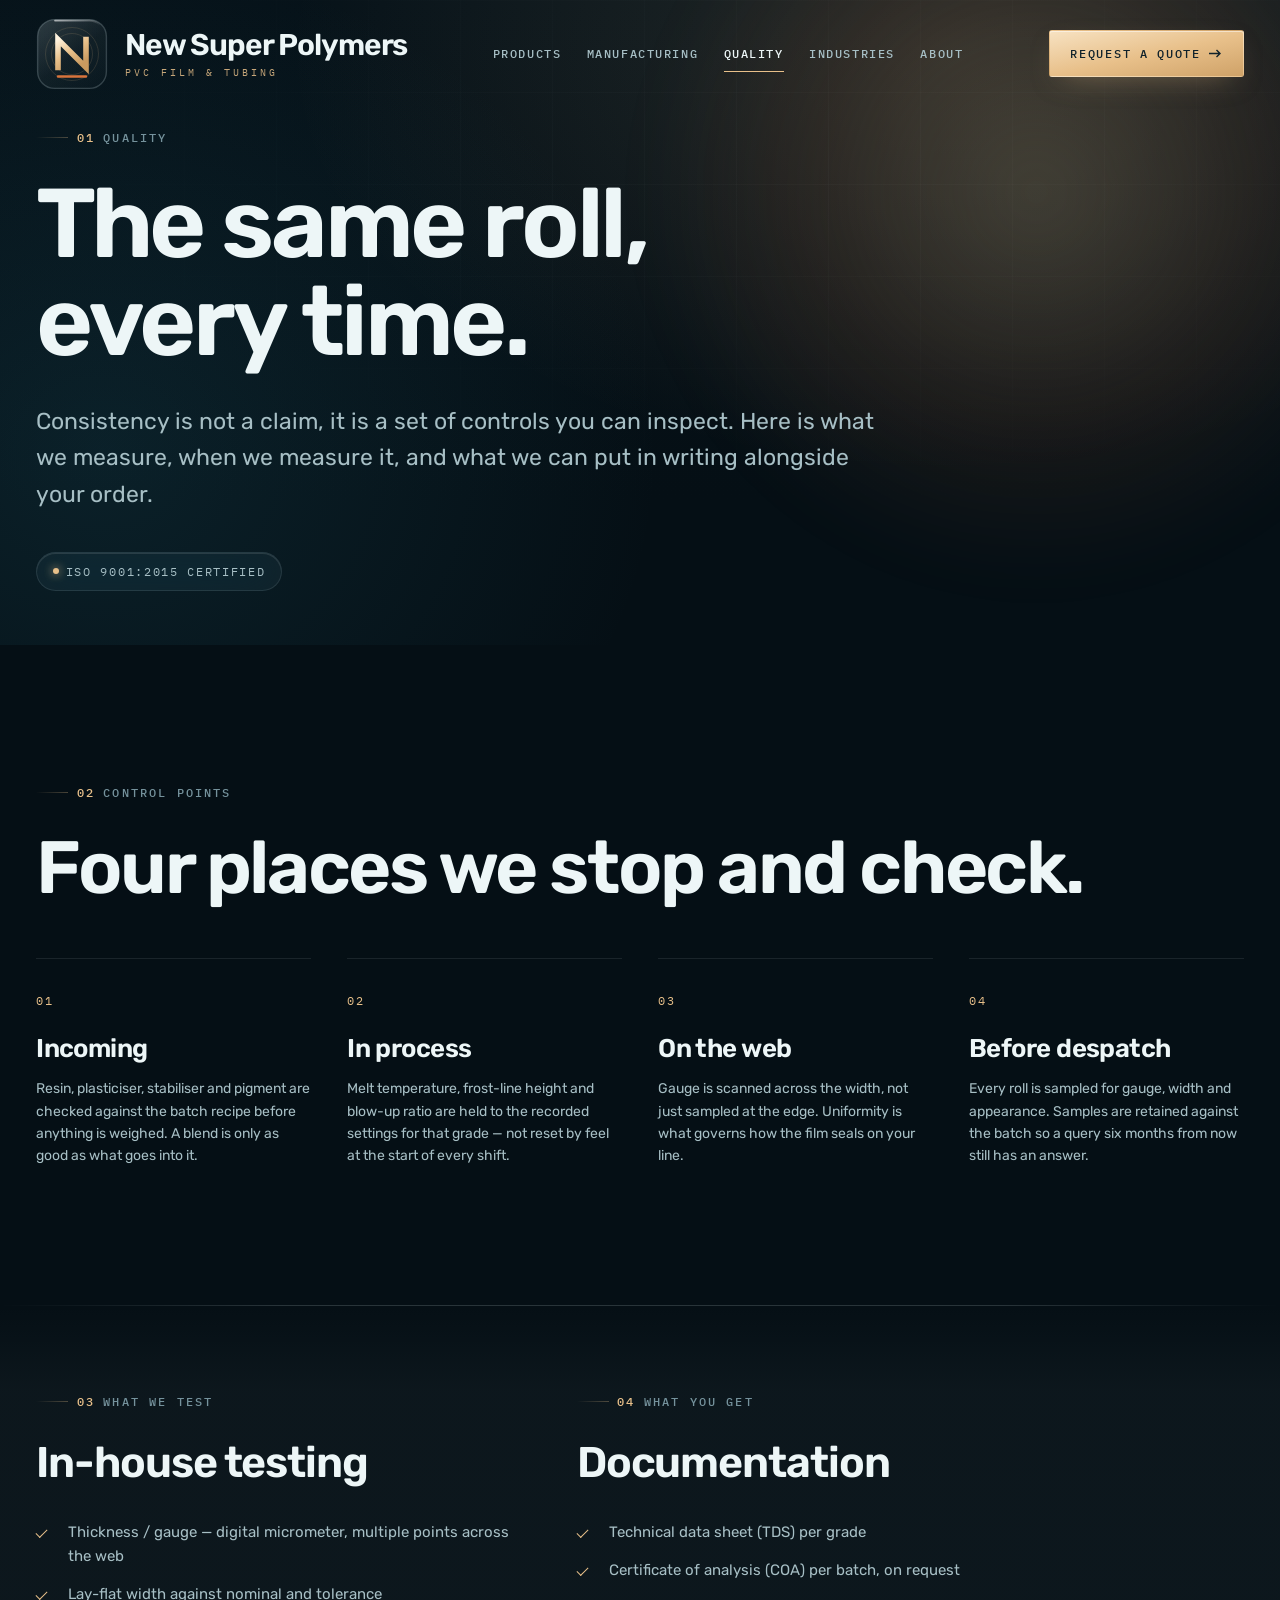
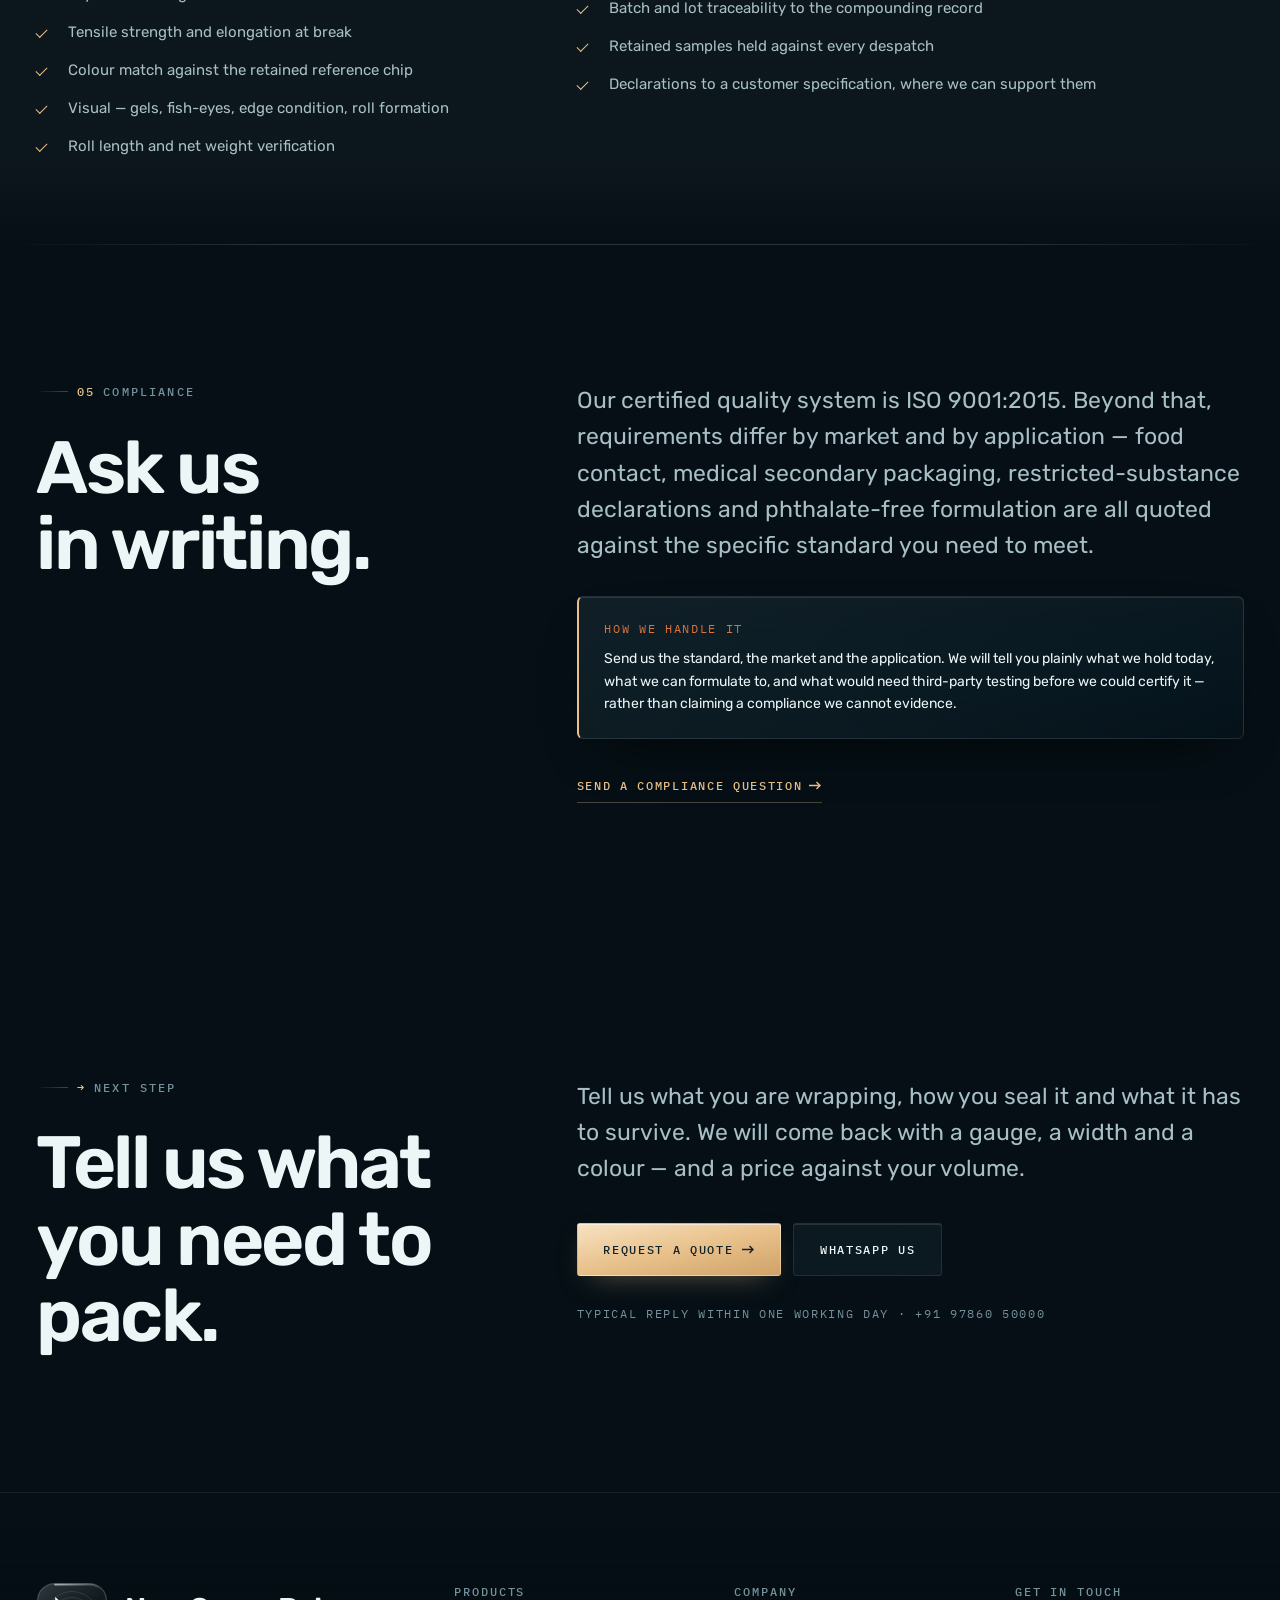
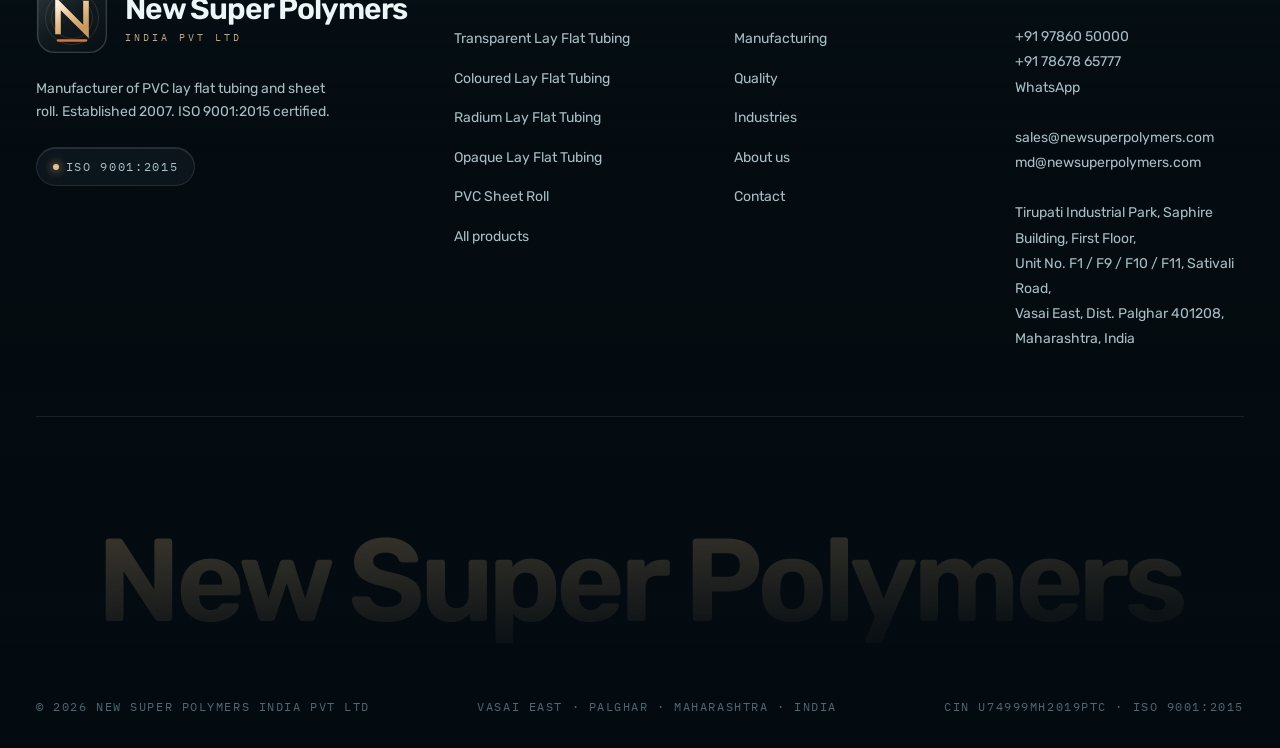
<file: quality.html>
<!doctype html>
<html lang="en">
<head>
<meta charset="utf-8">
<meta name="viewport" content="width=device-width, initial-scale=1">
<title>Quality & Compliance — ISO 9001:2015 | New Super Polymers</title>
<meta name="description" content="ISO 9001:2015 certified PVC film manufacturing. In-process controls, gauge scanning, retained samples, batch traceability, TDS and COA documentation.">
<link rel="canonical" href="https://www.newsuperpolymers.com/quality.html">
<meta property="og:type" content="website">
<meta property="og:site_name" content="New Super Polymers India Pvt Ltd">
<meta property="og:title" content="Quality & Compliance — ISO 9001:2015 | New Super Polymers">
<meta property="og:description" content="ISO 9001:2015 certified PVC film manufacturing. In-process controls, gauge scanning, retained samples, batch traceability, TDS and COA documentation.">
<meta property="og:url" content="https://www.newsuperpolymers.com/quality.html">
<meta name="theme-color" content="#050F15">
<script>document.documentElement.className+=" js";</script>
<link rel="preconnect" href="https://fonts.googleapis.com">
<link rel="preconnect" href="https://fonts.gstatic.com" crossorigin>
<link href="https://fonts.googleapis.com/css2?family=IBM+Plex+Mono:wght@400;500&family=Rubik:ital,wght@0,300..700;1,300..500&display=swap" rel="stylesheet">
<link rel="stylesheet" href="assets/css/site.css">
<link rel="icon" href="assets/img/favicon.svg" type="image/svg+xml">
</head>
<body>
<a class="skip" href="#main">Skip to content</a>
<header class="hdr on-dark">
  <div class="wrap hdr-in">
    <a class="brand" href="index.html" aria-label="New Super Polymers India Pvt Ltd — home">
      <svg class="brand-mark" viewBox="0 0 72 72" aria-hidden="true">
  <defs>
    <linearGradient id="tileh" x1=".12" y1="0" x2=".88" y2="1">
      <stop offset="0" stop-color="#E2F4F7" stop-opacity=".17"/>
      <stop offset=".52" stop-color="#E2F4F7" stop-opacity=".05"/>
      <stop offset="1" stop-color="#E2F4F7" stop-opacity=".015"/>
    </linearGradient>
    <linearGradient id="monoh" x1="0" y1="0" x2=".65" y2="1">
      <stop offset="0" stop-color="#FFF3DE"/>
      <stop offset=".5" stop-color="#E8C08A"/>
      <stop offset="1" stop-color="#C99A5F"/>
    </linearGradient>
    <linearGradient id="spech" x1="0" y1="0" x2="1" y2="1">
      <stop offset="0" stop-color="#FFFFFF" stop-opacity=".6"/>
      <stop offset=".6" stop-color="#FFFFFF" stop-opacity="0"/>
    </linearGradient>
  </defs>
  <rect x="1.6" y="1.6" width="68.8" height="68.8" rx="17"
        fill="url(#tileh)" stroke="#E2F4F7" stroke-opacity=".2" stroke-width="1.4"/>
  <path d="M19 2.6h34a16.4 16.4 0 0 1 16.4 16.4" fill="none"
        stroke="url(#spech)" stroke-width="1.7" stroke-linecap="round"/>
  <g stroke="#E8C08A" fill="none" opacity=".14">
    <circle cx="36" cy="36" r="26.5"/><circle cx="36" cy="36" r="20.5"/>
  </g>
  <path d="M22 49.5V21.5l28 28v-28" fill="none" stroke="url(#monoh)"
        stroke-width="5.6" stroke-linecap="square" stroke-linejoin="miter"/>
  <path d="M22 58.5h28" stroke="#D9743C" stroke-width="2.4" stroke-linecap="round"/>
</svg>
      <span class="brand-txt"><b>New Super Polymers</b><span>PVC film &amp; tubing</span></span>
    </a>
    <nav class="nav" aria-label="Primary"><a href="products/">Products</a><a href="manufacturing.html">Manufacturing</a><a href="quality.html" aria-current="page">Quality</a><a href="industries.html">Industries</a><a href="about.html">About</a></nav>
    <a class="btn hdr-cta" href="contact.html">Request a quote
      <svg class="arw" width="13" height="9" viewBox="0 0 13 9" fill="none" aria-hidden="true">
        <path d="M0 4.5h11M7.5 1l3.5 3.5L7.5 8" stroke="currentColor" stroke-width="1.4"/></svg></a>
    <button class="burger" aria-label="Menu" aria-expanded="false" aria-controls="mnav"><span></span></button>
  </div>
</header>
<div class="mobile-nav" id="mnav">
  <nav aria-label="Mobile"><a class="mn-link" href="products/">Products</a><a class="mn-link" href="manufacturing.html">Manufacturing</a><a class="mn-link" href="quality.html">Quality</a><a class="mn-link" href="industries.html">Industries</a><a class="mn-link" href="about.html">About</a><a class="mn-link" href="contact.html">Contact</a></nav>
  <div style="padding-top:2rem">
    <p class="mono" style="color:var(--fg-inv-3);margin-bottom:.75rem">Enquiries</p>
    <p><a href="mailto:sales@newsuperpolymers.com" style="color:var(--fg-inv)">sales@newsuperpolymers.com</a></p>
    <p><a href="tel:+919786050000" style="color:var(--fg-inv)">+91 97860 50000</a></p>
  </div>
</div>
<main id="main">

<section class="hero dark" style="padding-block:clamp(8rem,14vh,11rem) clamp(3rem,6vh,5rem)">
  <div class="hero-grid"></div><div class="hero-glow"></div>
  <div class="wrap hero-in">
    <p class="eyebrow"><span class="idx">01</span><span>Quality</span></p>
    <h1 class="h1 rv" style="max-width:15ch">The same roll,<br>every time.</h1>
    <p class="lead rv rv-d1" style="max-width:56ch;margin-top:2rem">
      Consistency is not a claim, it is a set of controls you can inspect. Here is what we measure,
      when we measure it, and what we can put in writing alongside your order.</p>
    <div class="badge rv rv-d2" style="margin-top:2.5rem"><span class="dot"></span>ISO 9001:2015 certified</div>
  </div>
</section>

<section class="sec">
  <div class="wrap">
    <div class="rv" style="margin-bottom:clamp(2.5rem,4vw,3.5rem)">
      <p class="eyebrow"><span class="idx">02</span><span>Control points</span></p><h2 class="h2">Four places we stop and check.</h2>
    </div>
    <div class="grid g-4"><div class="fcard rv rv-d0"><span class="n">01</span><h3 class="h4" style="margin-bottom:.75rem">Incoming</h3><p class="small muted" style="max-width:36ch">Resin, plasticiser, stabiliser and pigment are checked against the batch recipe before anything is weighed. A blend is only as good as what goes into it.</p></div><div class="fcard rv rv-d1"><span class="n">02</span><h3 class="h4" style="margin-bottom:.75rem">In process</h3><p class="small muted" style="max-width:36ch">Melt temperature, frost-line height and blow-up ratio are held to the recorded settings for that grade — not reset by feel at the start of every shift.</p></div><div class="fcard rv rv-d2"><span class="n">03</span><h3 class="h4" style="margin-bottom:.75rem">On the web</h3><p class="small muted" style="max-width:36ch">Gauge is scanned across the width, not just sampled at the edge. Uniformity is what governs how the film seals on your line.</p></div><div class="fcard rv rv-d3"><span class="n">04</span><h3 class="h4" style="margin-bottom:.75rem">Before despatch</h3><p class="small muted" style="max-width:36ch">Every roll is sampled for gauge, width and appearance. Samples are retained against the batch so a query six months from now still has an answer.</p></div></div>
  </div>
</section>

<section class="sec-sm paper-2">
  <div class="wrap split">
    <div class="rv">
      <p class="eyebrow"><span class="idx">03</span><span>What we test</span></p><h2 class="h3" style="margin-bottom:2rem">In-house testing</h2>
      <ul class="chk"><li>Thickness / gauge — digital micrometer, multiple points across the web</li><li>Lay-flat width against nominal and tolerance</li><li>Tensile strength and elongation at break</li><li>Colour match against the retained reference chip</li><li>Visual — gels, fish-eyes, edge condition, roll formation</li><li>Roll length and net weight verification</li></ul>
    </div>
    <div class="rv rv-d1">
      <p class="eyebrow"><span class="idx">04</span><span>What you get</span></p><h2 class="h3" style="margin-bottom:2rem">Documentation</h2>
      <ul class="chk"><li>Technical data sheet (TDS) per grade</li><li>Certificate of analysis (COA) per batch, on request</li><li>Batch and lot traceability to the compounding record</li><li>Retained samples held against every despatch</li><li>Declarations to a customer specification, where we can support them</li></ul>
    </div>
  </div>
</section>

<section class="sec dark">
  <div class="wrap split">
    <div class="rv"><p class="eyebrow"><span class="idx">05</span><span>Compliance</span></p><h2 class="h2">Ask us in writing.</h2></div>
    <div class="rv rv-d1">
      <p class="lead" style="max-width:52ch">Our certified quality system is ISO 9001:2015. Beyond
      that, requirements differ by market and by application — food contact, medical secondary
      packaging, restricted-substance declarations and phthalate-free formulation are all quoted
      against the specific standard you need to meet.</p>
      <div class="notice" style="margin-top:2rem">
        <p class="mono" style="color:var(--molten);margin-bottom:.6rem">How we handle it</p>
        <p class="small">Send us the standard, the market and the application. We will tell you plainly
        what we hold today, what we can formulate to, and what would need third-party testing before
        we could certify it — rather than claiming a compliance we cannot evidence.</p>
      </div>
      <p style="margin-top:2rem"><a class="link-arw" href="contact.html">Send a compliance question <svg class="arw" width="13" height="9" viewBox="0 0 13 9" fill="none" aria-hidden="true"><path d="M0 4.5h11M7.5 1l3.5 3.5L7.5 8" stroke="currentColor" stroke-width="1.4"/></svg></a></p>
    </div>
  </div>
</section>

<section class="sec dark">
  <div class="wrap">
    <div class="split">
      <div class="rv">
        <p class="eyebrow"><span class="idx">→</span><span>Next step</span></p>
        <h2 class="h2">Tell us what<br>you need to pack.</h2>
      </div>
      <div class="rv rv-d1">
        <p class="lead" style="max-width:52ch">Tell us what you are wrapping, how you seal it and what
        it has to survive. We will come back with a gauge, a width and a colour — and a price against
        your volume.</p>
        <div class="btn-row" style="margin-top:2.25rem">
          <a class="btn" href="contact.html">Request a quote <svg class="arw" width="13" height="9" viewBox="0 0 13 9" fill="none" aria-hidden="true"><path d="M0 4.5h11M7.5 1l3.5 3.5L7.5 8" stroke="currentColor" stroke-width="1.4"/></svg></a>
          <a class="btn btn-ghost" href="https://wa.me/919786050000" rel="noopener">WhatsApp us</a>
        </div>
        <p class="mono" style="margin-top:1.75rem;color:var(--fg-inv-3)">
          Typical reply within one working day · +91 97860 50000</p>
      </div>
    </div>
  </div>
</section>
</main>
<footer class="ftr">
  <div class="wrap">
    <div class="ftr-grid">
      <div>
        <a class="brand" href="index.html" style="color:var(--fg-inv)"><svg class="brand-mark" viewBox="0 0 72 72" aria-hidden="true">
  <defs>
    <linearGradient id="tilef" x1=".12" y1="0" x2=".88" y2="1">
      <stop offset="0" stop-color="#E2F4F7" stop-opacity=".17"/>
      <stop offset=".52" stop-color="#E2F4F7" stop-opacity=".05"/>
      <stop offset="1" stop-color="#E2F4F7" stop-opacity=".015"/>
    </linearGradient>
    <linearGradient id="monof" x1="0" y1="0" x2=".65" y2="1">
      <stop offset="0" stop-color="#FFF3DE"/>
      <stop offset=".5" stop-color="#E8C08A"/>
      <stop offset="1" stop-color="#C99A5F"/>
    </linearGradient>
    <linearGradient id="specf" x1="0" y1="0" x2="1" y2="1">
      <stop offset="0" stop-color="#FFFFFF" stop-opacity=".6"/>
      <stop offset=".6" stop-color="#FFFFFF" stop-opacity="0"/>
    </linearGradient>
  </defs>
  <rect x="1.6" y="1.6" width="68.8" height="68.8" rx="17"
        fill="url(#tilef)" stroke="#E2F4F7" stroke-opacity=".2" stroke-width="1.4"/>
  <path d="M19 2.6h34a16.4 16.4 0 0 1 16.4 16.4" fill="none"
        stroke="url(#specf)" stroke-width="1.7" stroke-linecap="round"/>
  <g stroke="#E8C08A" fill="none" opacity=".14">
    <circle cx="36" cy="36" r="26.5"/><circle cx="36" cy="36" r="20.5"/>
  </g>
  <path d="M22 49.5V21.5l28 28v-28" fill="none" stroke="url(#monof)"
        stroke-width="5.6" stroke-linecap="square" stroke-linejoin="miter"/>
  <path d="M22 58.5h28" stroke="#D9743C" stroke-width="2.4" stroke-linecap="round"/>
</svg>
          <span class="brand-txt"><b>New Super Polymers</b><span>India Pvt Ltd</span></span></a>
        <p class="small" style="color:var(--fg-inv-2);margin-top:1.5rem;max-width:34ch">
          Manufacturer of PVC lay flat tubing and sheet roll. Established 2007.
          ISO&nbsp;9001:2015 certified.</p>
        <a class="badge" style="margin-top:1.5rem" href="quality.html"><span class="dot"></span>ISO 9001:2015</a>
      </div>
      <div><h5>Products</h5><ul><li><a href="products/lay-flat-tubing-transparent.html">Transparent Lay Flat Tubing</a></li><li><a href="products/lay-flat-tubing-coloured.html">Coloured Lay Flat Tubing</a></li><li><a href="products/lay-flat-tubing-radium.html">Radium Lay Flat Tubing</a></li><li><a href="products/lay-flat-tubing-opaque.html">Opaque Lay Flat Tubing</a></li><li><a href="products/pvc-sheet-roll.html">PVC Sheet Roll</a></li>
        <li><a href="products/">All products</a></li></ul></div>
      <div><h5>Company</h5><ul>
        <li><a href="manufacturing.html">Manufacturing</a></li>
        <li><a href="quality.html">Quality</a></li>
        <li><a href="industries.html">Industries</a></li>
        <li><a href="about.html">About us</a></li>
        <li><a href="contact.html">Contact</a></li></ul></div>
      <div><h5>Get in touch</h5>
        <address>
          <a href="tel:+919786050000">+91 97860 50000</a><br>
          <a href="tel:+917867865777">+91 78678 65777</a><br>
          <a href="https://wa.me/919786050000" rel="noopener">WhatsApp</a><br><br>
          <a href="mailto:sales@newsuperpolymers.com">sales@newsuperpolymers.com</a><br>
          <a href="mailto:md@newsuperpolymers.com">md@newsuperpolymers.com</a><br><br>
          Tirupati Industrial Park, Saphire Building, First Floor,<br>Unit No. F1 / F9 / F10 / F11, Sativali Road,<br>Vasai East, Dist. Palghar 401208, Maharashtra, India
        </address></div>
    </div>
    <div class="ftr-mark" aria-hidden="true">New Super Polymers</div>
    <div class="ftr-bot">
      <span>&copy; <span data-year></span> New Super Polymers India Pvt Ltd</span>
      <span>Vasai East · Palghar · Maharashtra · India</span>
      <span>CIN U74999MH2019PTC · ISO 9001:2015</span>
    </div>
  </div>
</footer>
<script src="assets/js/site.js" defer></script>
</body>
</html>
</file>
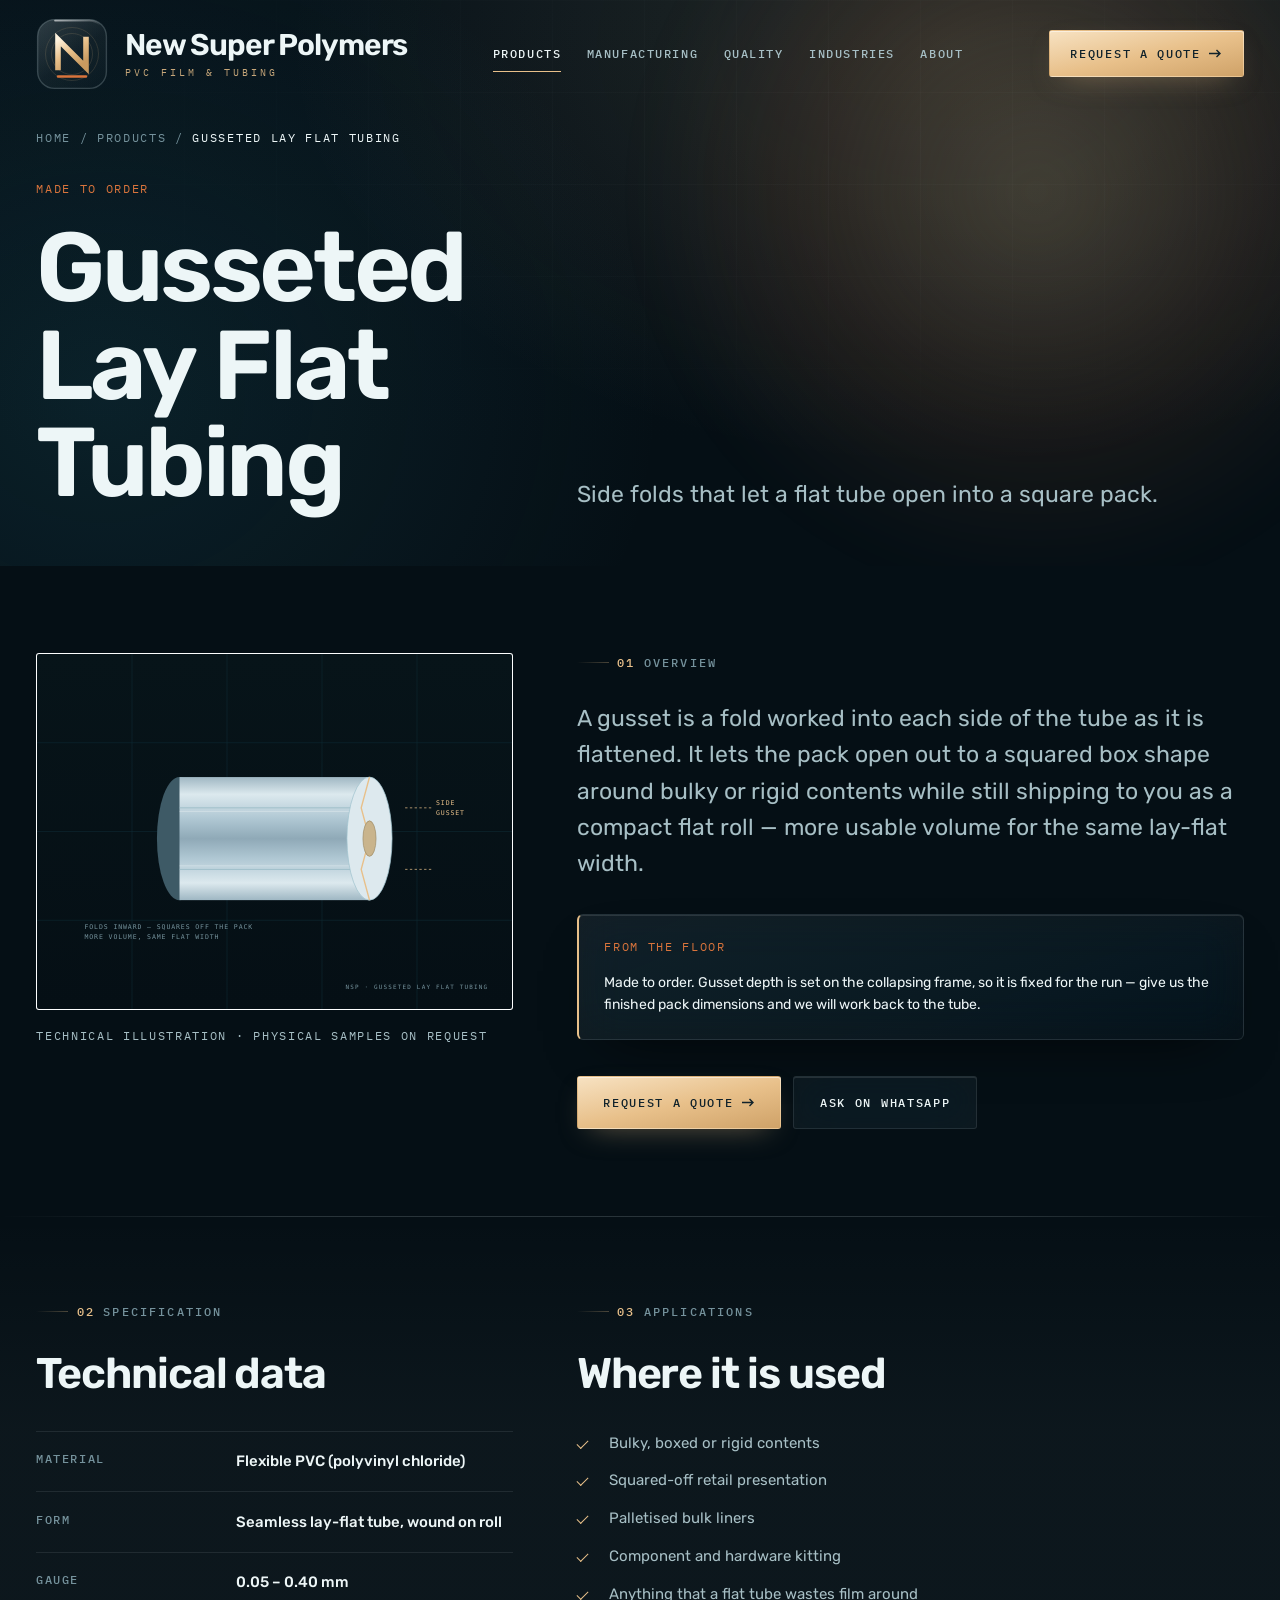
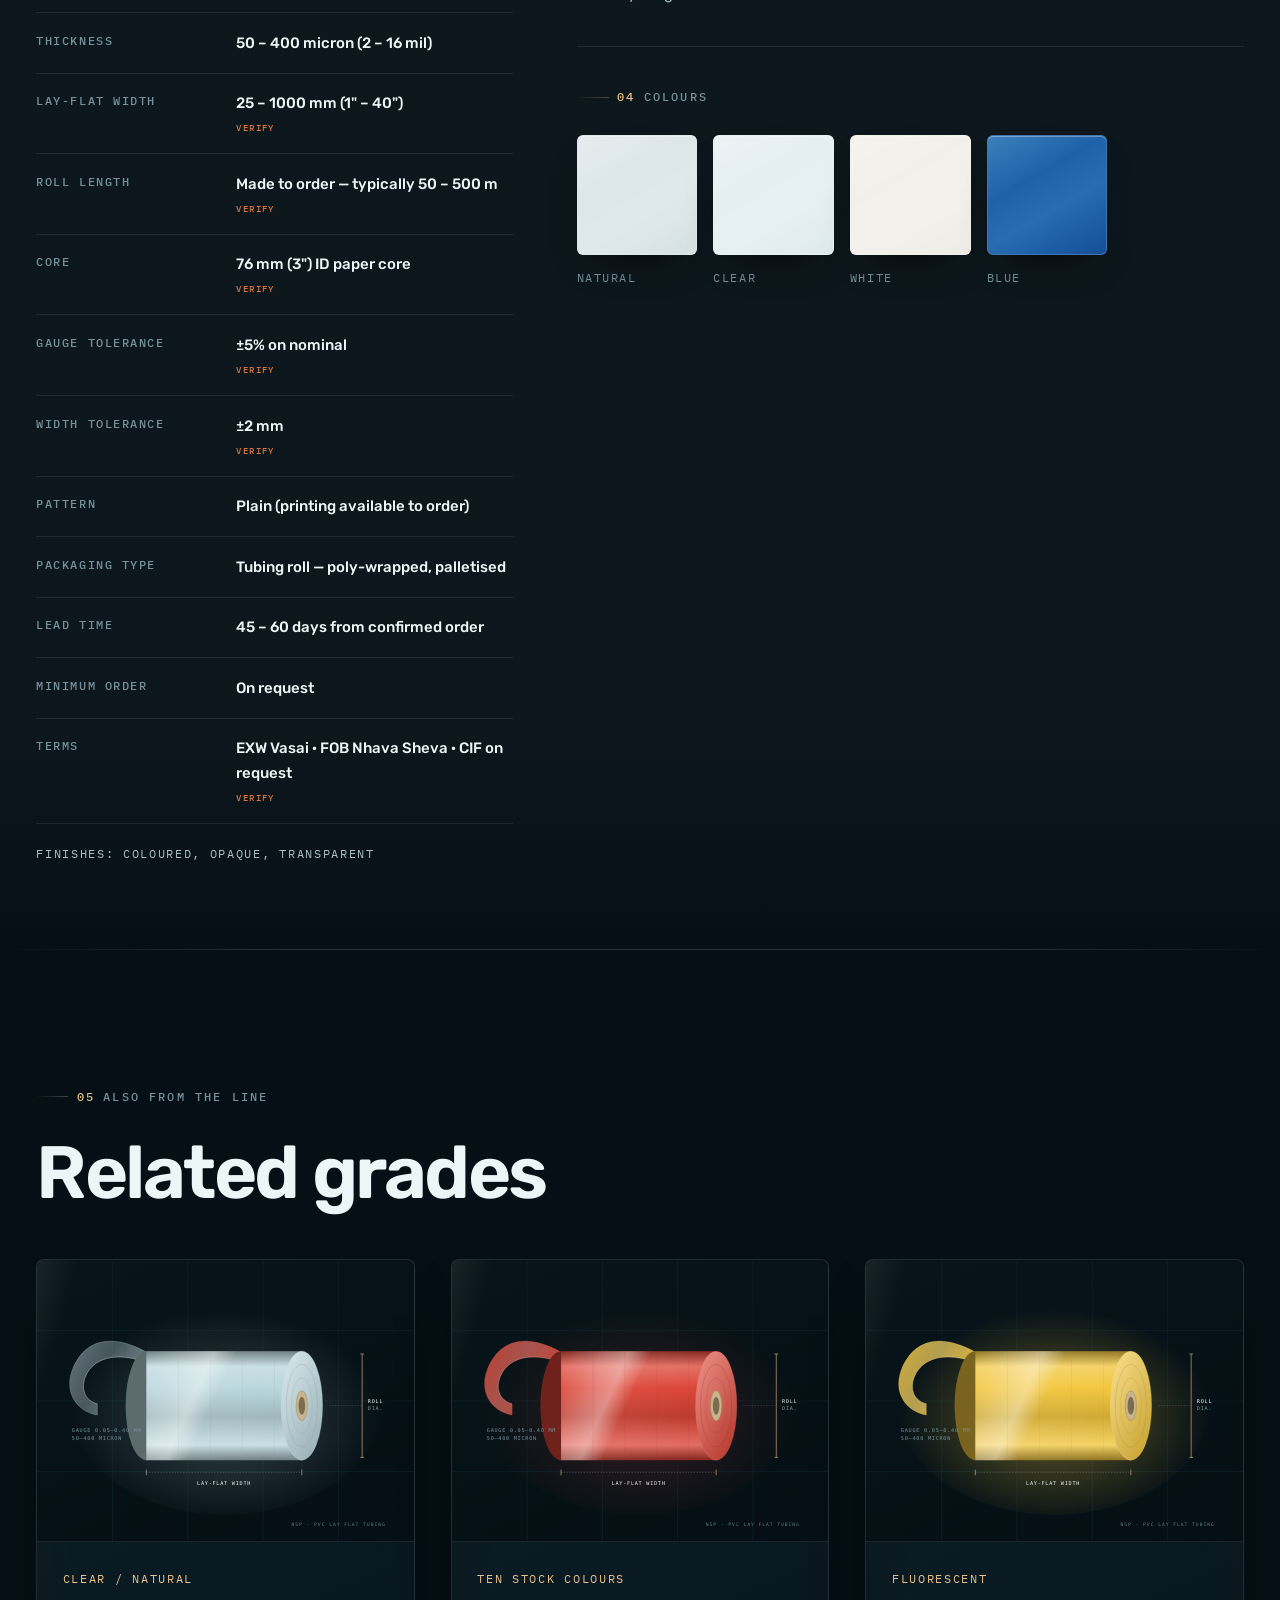
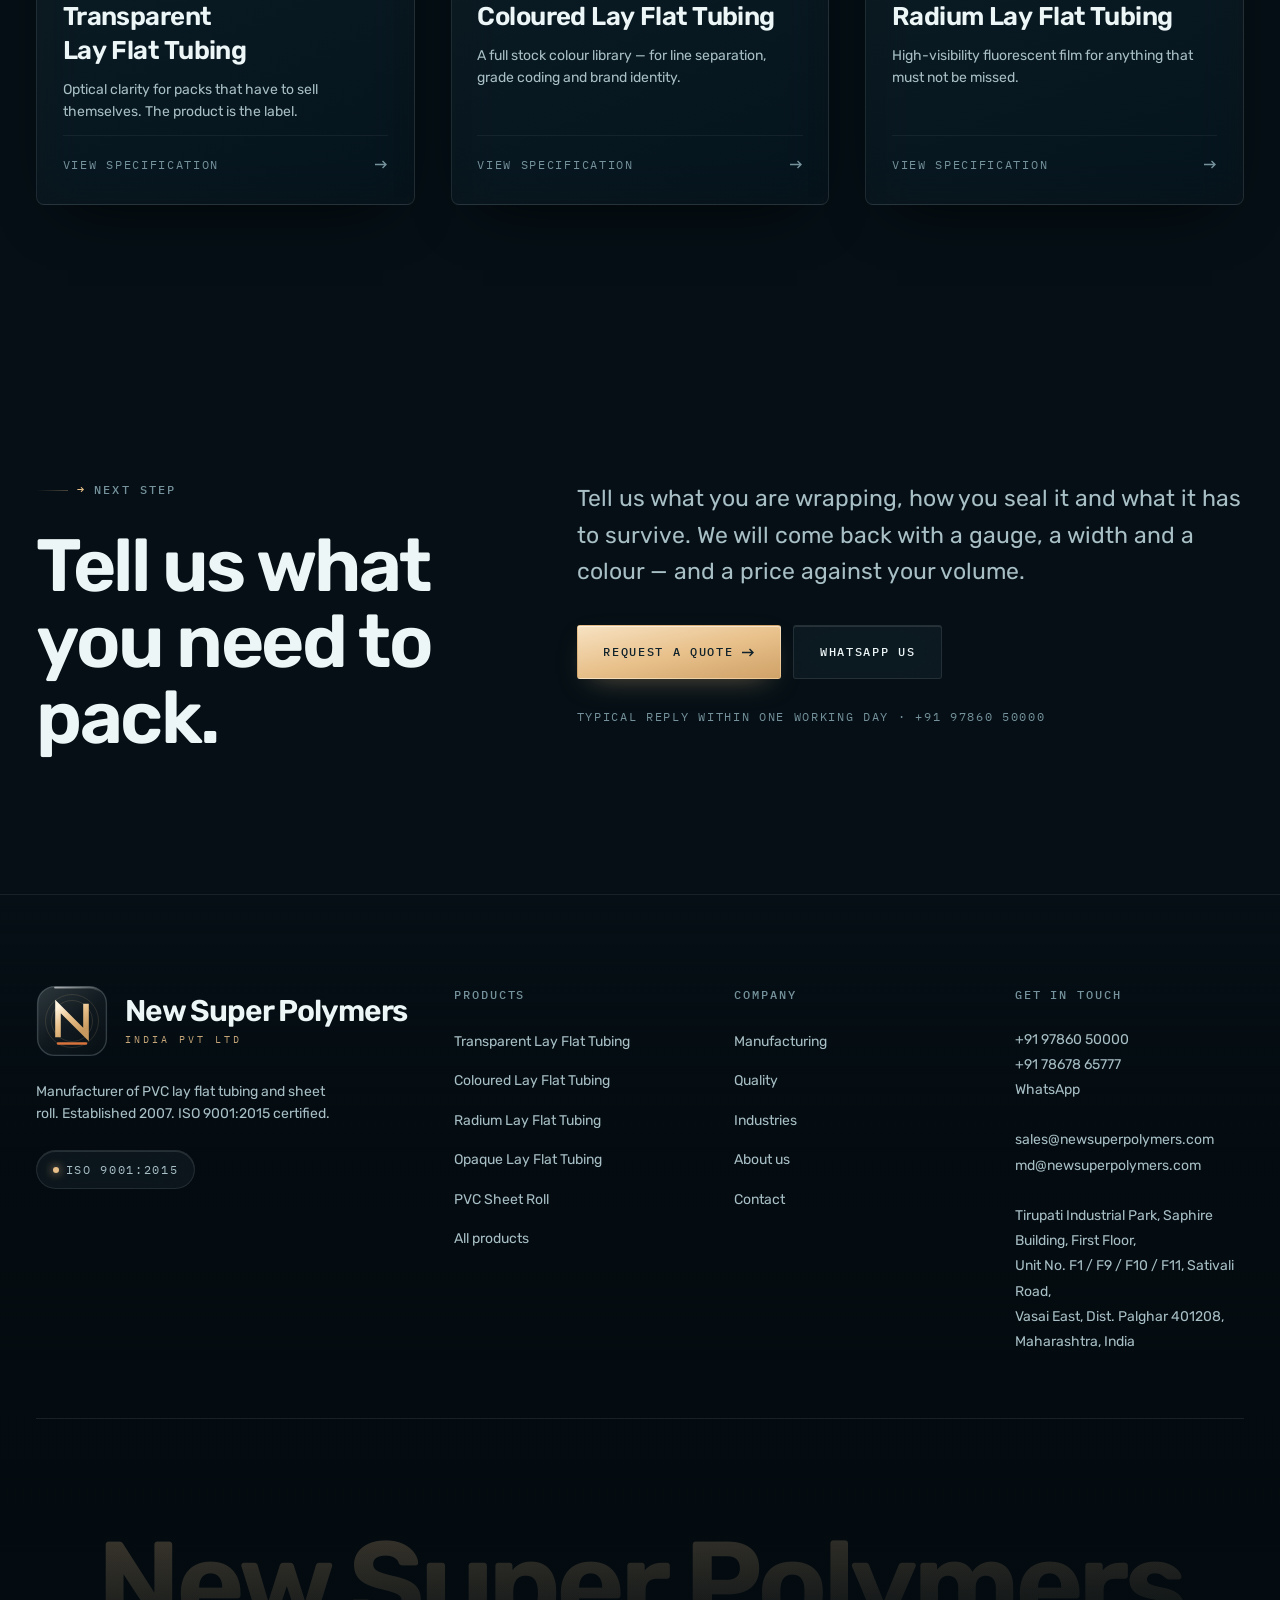
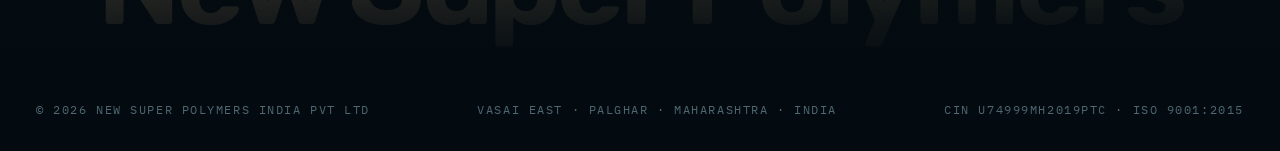
<file: products/gusseted-lay-flat-tubing.html>
<!doctype html>
<html lang="en">
<head>
<meta charset="utf-8">
<meta name="viewport" content="width=device-width, initial-scale=1">
<title>Gusseted Lay Flat Tubing | New Super Polymers</title>
<meta name="description" content="Side folds that let a flat tube open into a square pack. ISO 9001:2015 certified PVC film manufacturer, 50 to 400 micron.">
<link rel="canonical" href="https://www.newsuperpolymers.com/products/gusseted-lay-flat-tubing.html">
<meta property="og:type" content="website">
<meta property="og:site_name" content="New Super Polymers India Pvt Ltd">
<meta property="og:title" content="Gusseted Lay Flat Tubing | New Super Polymers">
<meta property="og:description" content="Side folds that let a flat tube open into a square pack. ISO 9001:2015 certified PVC film manufacturer, 50 to 400 micron.">
<meta property="og:url" content="https://www.newsuperpolymers.com/products/gusseted-lay-flat-tubing.html">
<meta name="theme-color" content="#050F15">
<script>document.documentElement.className+=" js";</script>
<link rel="preconnect" href="https://fonts.googleapis.com">
<link rel="preconnect" href="https://fonts.gstatic.com" crossorigin>
<link href="https://fonts.googleapis.com/css2?family=IBM+Plex+Mono:wght@400;500&family=Rubik:ital,wght@0,300..700;1,300..500&display=swap" rel="stylesheet">
<link rel="stylesheet" href="../assets/css/site.css">
<link rel="icon" href="../assets/img/favicon.svg" type="image/svg+xml">
<script type="application/ld+json">{"@context":"https://schema.org","@type":"Product","name":"Gusseted Lay Flat Tubing","brand":{"@type":"Brand","name":"New Super Polymers"},"material":"Polyvinyl chloride","description":"Side folds that let a flat tube open into a square pack.","manufacturer":{"@type":"Organization","name":"New Super Polymers India Pvt Ltd"}}</script>
</head>
<body>
<a class="skip" href="#main">Skip to content</a>
<header class="hdr on-dark">
  <div class="wrap hdr-in">
    <a class="brand" href="../index.html" aria-label="New Super Polymers India Pvt Ltd — home">
      <svg class="brand-mark" viewBox="0 0 72 72" aria-hidden="true">
  <defs>
    <linearGradient id="tileh" x1=".12" y1="0" x2=".88" y2="1">
      <stop offset="0" stop-color="#E2F4F7" stop-opacity=".17"/>
      <stop offset=".52" stop-color="#E2F4F7" stop-opacity=".05"/>
      <stop offset="1" stop-color="#E2F4F7" stop-opacity=".015"/>
    </linearGradient>
    <linearGradient id="monoh" x1="0" y1="0" x2=".65" y2="1">
      <stop offset="0" stop-color="#FFF3DE"/>
      <stop offset=".5" stop-color="#E8C08A"/>
      <stop offset="1" stop-color="#C99A5F"/>
    </linearGradient>
    <linearGradient id="spech" x1="0" y1="0" x2="1" y2="1">
      <stop offset="0" stop-color="#FFFFFF" stop-opacity=".6"/>
      <stop offset=".6" stop-color="#FFFFFF" stop-opacity="0"/>
    </linearGradient>
  </defs>
  <rect x="1.6" y="1.6" width="68.8" height="68.8" rx="17"
        fill="url(#tileh)" stroke="#E2F4F7" stroke-opacity=".2" stroke-width="1.4"/>
  <path d="M19 2.6h34a16.4 16.4 0 0 1 16.4 16.4" fill="none"
        stroke="url(#spech)" stroke-width="1.7" stroke-linecap="round"/>
  <g stroke="#E8C08A" fill="none" opacity=".14">
    <circle cx="36" cy="36" r="26.5"/><circle cx="36" cy="36" r="20.5"/>
  </g>
  <path d="M22 49.5V21.5l28 28v-28" fill="none" stroke="url(#monoh)"
        stroke-width="5.6" stroke-linecap="square" stroke-linejoin="miter"/>
  <path d="M22 58.5h28" stroke="#D9743C" stroke-width="2.4" stroke-linecap="round"/>
</svg>
      <span class="brand-txt"><b>New Super Polymers</b><span>PVC film &amp; tubing</span></span>
    </a>
    <nav class="nav" aria-label="Primary"><a href="../products/" aria-current="page">Products</a><a href="../manufacturing.html">Manufacturing</a><a href="../quality.html">Quality</a><a href="../industries.html">Industries</a><a href="../about.html">About</a></nav>
    <a class="btn hdr-cta" href="../contact.html">Request a quote
      <svg class="arw" width="13" height="9" viewBox="0 0 13 9" fill="none" aria-hidden="true">
        <path d="M0 4.5h11M7.5 1l3.5 3.5L7.5 8" stroke="currentColor" stroke-width="1.4"/></svg></a>
    <button class="burger" aria-label="Menu" aria-expanded="false" aria-controls="mnav"><span></span></button>
  </div>
</header>
<div class="mobile-nav" id="mnav">
  <nav aria-label="Mobile"><a class="mn-link" href="../products/">Products</a><a class="mn-link" href="../manufacturing.html">Manufacturing</a><a class="mn-link" href="../quality.html">Quality</a><a class="mn-link" href="../industries.html">Industries</a><a class="mn-link" href="../about.html">About</a><a class="mn-link" href="../contact.html">Contact</a></nav>
  <div style="padding-top:2rem">
    <p class="mono" style="color:var(--fg-inv-3);margin-bottom:.75rem">Enquiries</p>
    <p><a href="mailto:sales@newsuperpolymers.com" style="color:var(--fg-inv)">sales@newsuperpolymers.com</a></p>
    <p><a href="tel:+919786050000" style="color:var(--fg-inv)">+91 97860 50000</a></p>
  </div>
</div>
<main id="main">

<section class="hero dark" style="padding-block:clamp(8rem,14vh,11rem) clamp(3rem,6vh,5rem)">
  <div class="hero-grid"></div><div class="hero-glow"></div>
  <div class="wrap hero-in">
    <nav class="mono" aria-label="Breadcrumb" style="margin-bottom:2rem;color:var(--fg-inv-3)">
      <a href="../index.html">Home</a> / <a href="../products/">Products</a> / <span style="color:var(--fg-inv)">Gusseted Lay Flat Tubing</span>
    </nav>
    <div class="split" style="align-items:end">
      <div>
        <p class="mono rv" style="color:var(--molten);margin-bottom:1.25rem">Made to order</p>
        <h1 class="h1 rv rv-d1">Gusseted Lay&nbsp;Flat Tubing</h1>
      </div>
      <p class="lead rv rv-d2" style="max-width:48ch">Side folds that let a flat tube open into a square pack.</p>
    </div>
  </div>
</section>

<section class="sec-sm">
  <div class="wrap split">
    <div class="rv">
      <img src="../assets/img/gusseted-tubing.svg" alt="Gusseted Lay Flat Tubing — technical illustration"
           width="800" height="600" style="border:1px solid var(--line);border-radius:3px;background:#fff">
      <p class="mono muted" style="margin-top:1rem">Technical illustration · physical samples on request</p>
    </div>
    <div class="rv rv-d1 prose">
      <p class="eyebrow"><span class="idx">01</span><span>Overview</span></p>
      <p class="lead">A gusset is a fold worked into each side of the tube as it is flattened. It lets the pack open out to a squared box shape around bulky or rigid contents while still shipping to you as a compact flat roll — more usable volume for the same lay-flat width.</p>
      <div class="notice" style="margin-top:2rem">
        <p class="mono" style="color:var(--molten);margin-bottom:.6rem">From the floor</p>
        <p class="small">Made to order. Gusset depth is set on the collapsing frame, so it is fixed for the run — give us the finished pack dimensions and we will work back to the tube.</p>
      </div>
      <div class="btn-row" style="margin-top:2.25rem">
        <a class="btn" href="../contact.html?product=gusseted-lay-flat-tubing">Request a quote <svg class="arw" width="13" height="9" viewBox="0 0 13 9" fill="none" aria-hidden="true"><path d="M0 4.5h11M7.5 1l3.5 3.5L7.5 8" stroke="currentColor" stroke-width="1.4"/></svg></a>
        <a class="btn btn-ghost" href="https://wa.me/919786050000" rel="noopener">Ask on WhatsApp</a>
      </div>
    </div>
  </div>
</section>

<section class="sec-sm paper-2">
  <div class="wrap">
    <div class="split">
      <div class="rv">
        <p class="eyebrow"><span class="idx">02</span><span>Specification</span></p>
        <h2 class="h3" style="margin-bottom:2rem">Technical data</h2>
        <table class="spec"><tr><th>Material</th><td>Flexible PVC (polyvinyl chloride)</td></tr>
<tr><th>Form</th><td>Seamless lay-flat tube, wound on roll</td></tr>
<tr><th>Gauge</th><td>0.05 – 0.40 mm</td></tr>
<tr><th>Thickness</th><td>50 – 400 micron (2 – 16 mil)</td></tr>
<tr><th>Lay-flat width</th><td>25 – 1000 mm (1&quot; – 40&quot;)<em>verify</em></td></tr>
<tr><th>Roll length</th><td>Made to order — typically 50 – 500 m<em>verify</em></td></tr>
<tr><th>Core</th><td>76 mm (3&quot;) ID paper core<em>verify</em></td></tr>
<tr><th>Gauge tolerance</th><td>&plusmn;5% on nominal<em>verify</em></td></tr>
<tr><th>Width tolerance</th><td>&plusmn;2 mm<em>verify</em></td></tr>
<tr><th>Pattern</th><td>Plain (printing available to order)</td></tr>
<tr><th>Packaging type</th><td>Tubing roll — poly-wrapped, palletised</td></tr>
<tr><th>Lead time</th><td>45 – 60 days from confirmed order</td></tr>
<tr><th>Minimum order</th><td>On request</td></tr>
<tr><th>Terms</th><td>EXW Vasai · FOB Nhava Sheva · CIF on request<em>verify</em></td></tr></table>
        <p class="mono muted" style="margin-top:1.25rem">Finishes: coloured, opaque, transparent</p>
      </div>
      <div class="rv rv-d1">
        <p class="eyebrow"><span class="idx">03</span><span>Applications</span></p>
        <h2 class="h3" style="margin-bottom:2rem">Where it is used</h2>
        <ul class="chk"><li>Bulky, boxed or rigid contents</li><li>Squared-off retail presentation</li><li>Palletised bulk liners</li><li>Component and hardware kitting</li><li>Anything that a flat tube wastes film around</li></ul>
        <hr class="rule" style="margin:2.5rem 0">
        <p class="eyebrow"><span class="idx">04</span><span>Colours</span></p>
        <div class="swatches"><div class="sw" style="color:#DCE6E8"><div class="sw-chip" style="background:#DCE6E8"></div>
          <span class="sw-name">Natural</span></div><div class="sw" style="color:#E4EEF1"><div class="sw-chip" style="background:#E4EEF1"></div>
          <span class="sw-name">Clear</span></div><div class="sw" style="color:#F1EFE9"><div class="sw-chip" style="background:#F1EFE9"></div>
          <span class="sw-name">White</span></div><div class="sw" style="color:#1D5FA6"><div class="sw-chip" style="background:#1D5FA6"></div>
          <span class="sw-name">Blue</span></div></div>
      </div>
    </div>
  </div>
</section>

<section class="sec">
  <div class="wrap">
    <div class="rv" style="margin-bottom:clamp(2rem,4vw,3rem)">
      <p class="eyebrow"><span class="idx">05</span><span>Also from the line</span></p><h2 class="h2">Related grades</h2>
    </div>
    <div class="grid g-3"><article class="card rv" data-tags="tubing transparent">
  <div class="card-media"><img src="../assets/img/roll-natural.svg" alt="Transparent Lay Flat Tubing — technical illustration" loading="lazy" width="800" height="600"></div>
  <div class="card-body">
    <span class="card-tag">Clear / natural</span>
    <h3 class="h4"><a class="stretch" href="../products/lay-flat-tubing-transparent.html">Transparent Lay&nbsp;Flat Tubing</a></h3>
    <p class="small muted">Optical clarity for packs that have to sell themselves. The product is the label.</p>
    <div class="card-foot"><span class="mono">View specification</span><svg class="arw" width="13" height="9" viewBox="0 0 13 9" fill="none" aria-hidden="true"><path d="M0 4.5h11M7.5 1l3.5 3.5L7.5 8" stroke="currentColor" stroke-width="1.4"/></svg></div>
  </div>
</article><article class="card rv" data-tags="tubing coloured opaque">
  <div class="card-media"><img src="../assets/img/roll-red.svg" alt="Coloured Lay Flat Tubing — technical illustration" loading="lazy" width="800" height="600"></div>
  <div class="card-body">
    <span class="card-tag">Ten stock colours</span>
    <h3 class="h4"><a class="stretch" href="../products/lay-flat-tubing-coloured.html">Coloured Lay&nbsp;Flat Tubing</a></h3>
    <p class="small muted">A full stock colour library — for line separation, grade coding and brand identity.</p>
    <div class="card-foot"><span class="mono">View specification</span><svg class="arw" width="13" height="9" viewBox="0 0 13 9" fill="none" aria-hidden="true"><path d="M0 4.5h11M7.5 1l3.5 3.5L7.5 8" stroke="currentColor" stroke-width="1.4"/></svg></div>
  </div>
</article><article class="card rv" data-tags="tubing radium coloured">
  <div class="card-media"><img src="../assets/img/roll-yellow.svg" alt="Radium Lay Flat Tubing — technical illustration" loading="lazy" width="800" height="600"></div>
  <div class="card-body">
    <span class="card-tag">Fluorescent</span>
    <h3 class="h4"><a class="stretch" href="../products/lay-flat-tubing-radium.html">Radium Lay&nbsp;Flat Tubing</a></h3>
    <p class="small muted">High-visibility fluorescent film for anything that must not be missed.</p>
    <div class="card-foot"><span class="mono">View specification</span><svg class="arw" width="13" height="9" viewBox="0 0 13 9" fill="none" aria-hidden="true"><path d="M0 4.5h11M7.5 1l3.5 3.5L7.5 8" stroke="currentColor" stroke-width="1.4"/></svg></div>
  </div>
</article></div>
  </div>
</section>

<section class="sec dark">
  <div class="wrap">
    <div class="split">
      <div class="rv">
        <p class="eyebrow"><span class="idx">→</span><span>Next step</span></p>
        <h2 class="h2">Tell us what<br>you need to pack.</h2>
      </div>
      <div class="rv rv-d1">
        <p class="lead" style="max-width:52ch">Tell us what you are wrapping, how you seal it and what
        it has to survive. We will come back with a gauge, a width and a colour — and a price against
        your volume.</p>
        <div class="btn-row" style="margin-top:2.25rem">
          <a class="btn" href="../contact.html">Request a quote <svg class="arw" width="13" height="9" viewBox="0 0 13 9" fill="none" aria-hidden="true"><path d="M0 4.5h11M7.5 1l3.5 3.5L7.5 8" stroke="currentColor" stroke-width="1.4"/></svg></a>
          <a class="btn btn-ghost" href="https://wa.me/919786050000" rel="noopener">WhatsApp us</a>
        </div>
        <p class="mono" style="margin-top:1.75rem;color:var(--fg-inv-3)">
          Typical reply within one working day · +91 97860 50000</p>
      </div>
    </div>
  </div>
</section>
</main>
<footer class="ftr">
  <div class="wrap">
    <div class="ftr-grid">
      <div>
        <a class="brand" href="../index.html" style="color:var(--fg-inv)"><svg class="brand-mark" viewBox="0 0 72 72" aria-hidden="true">
  <defs>
    <linearGradient id="tilef" x1=".12" y1="0" x2=".88" y2="1">
      <stop offset="0" stop-color="#E2F4F7" stop-opacity=".17"/>
      <stop offset=".52" stop-color="#E2F4F7" stop-opacity=".05"/>
      <stop offset="1" stop-color="#E2F4F7" stop-opacity=".015"/>
    </linearGradient>
    <linearGradient id="monof" x1="0" y1="0" x2=".65" y2="1">
      <stop offset="0" stop-color="#FFF3DE"/>
      <stop offset=".5" stop-color="#E8C08A"/>
      <stop offset="1" stop-color="#C99A5F"/>
    </linearGradient>
    <linearGradient id="specf" x1="0" y1="0" x2="1" y2="1">
      <stop offset="0" stop-color="#FFFFFF" stop-opacity=".6"/>
      <stop offset=".6" stop-color="#FFFFFF" stop-opacity="0"/>
    </linearGradient>
  </defs>
  <rect x="1.6" y="1.6" width="68.8" height="68.8" rx="17"
        fill="url(#tilef)" stroke="#E2F4F7" stroke-opacity=".2" stroke-width="1.4"/>
  <path d="M19 2.6h34a16.4 16.4 0 0 1 16.4 16.4" fill="none"
        stroke="url(#specf)" stroke-width="1.7" stroke-linecap="round"/>
  <g stroke="#E8C08A" fill="none" opacity=".14">
    <circle cx="36" cy="36" r="26.5"/><circle cx="36" cy="36" r="20.5"/>
  </g>
  <path d="M22 49.5V21.5l28 28v-28" fill="none" stroke="url(#monof)"
        stroke-width="5.6" stroke-linecap="square" stroke-linejoin="miter"/>
  <path d="M22 58.5h28" stroke="#D9743C" stroke-width="2.4" stroke-linecap="round"/>
</svg>
          <span class="brand-txt"><b>New Super Polymers</b><span>India Pvt Ltd</span></span></a>
        <p class="small" style="color:var(--fg-inv-2);margin-top:1.5rem;max-width:34ch">
          Manufacturer of PVC lay flat tubing and sheet roll. Established 2007.
          ISO&nbsp;9001:2015 certified.</p>
        <a class="badge" style="margin-top:1.5rem" href="../quality.html"><span class="dot"></span>ISO 9001:2015</a>
      </div>
      <div><h5>Products</h5><ul><li><a href="../products/lay-flat-tubing-transparent.html">Transparent Lay Flat Tubing</a></li><li><a href="../products/lay-flat-tubing-coloured.html">Coloured Lay Flat Tubing</a></li><li><a href="../products/lay-flat-tubing-radium.html">Radium Lay Flat Tubing</a></li><li><a href="../products/lay-flat-tubing-opaque.html">Opaque Lay Flat Tubing</a></li><li><a href="../products/pvc-sheet-roll.html">PVC Sheet Roll</a></li>
        <li><a href="../products/">All products</a></li></ul></div>
      <div><h5>Company</h5><ul>
        <li><a href="../manufacturing.html">Manufacturing</a></li>
        <li><a href="../quality.html">Quality</a></li>
        <li><a href="../industries.html">Industries</a></li>
        <li><a href="../about.html">About us</a></li>
        <li><a href="../contact.html">Contact</a></li></ul></div>
      <div><h5>Get in touch</h5>
        <address>
          <a href="tel:+919786050000">+91 97860 50000</a><br>
          <a href="tel:+917867865777">+91 78678 65777</a><br>
          <a href="https://wa.me/919786050000" rel="noopener">WhatsApp</a><br><br>
          <a href="mailto:sales@newsuperpolymers.com">sales@newsuperpolymers.com</a><br>
          <a href="mailto:md@newsuperpolymers.com">md@newsuperpolymers.com</a><br><br>
          Tirupati Industrial Park, Saphire Building, First Floor,<br>Unit No. F1 / F9 / F10 / F11, Sativali Road,<br>Vasai East, Dist. Palghar 401208, Maharashtra, India
        </address></div>
    </div>
    <div class="ftr-mark" aria-hidden="true">New Super Polymers</div>
    <div class="ftr-bot">
      <span>&copy; <span data-year></span> New Super Polymers India Pvt Ltd</span>
      <span>Vasai East · Palghar · Maharashtra · India</span>
      <span>CIN U74999MH2019PTC · ISO 9001:2015</span>
    </div>
  </div>
</footer>
<script src="../assets/js/site.js" defer></script>
</body>
</html>
</file>
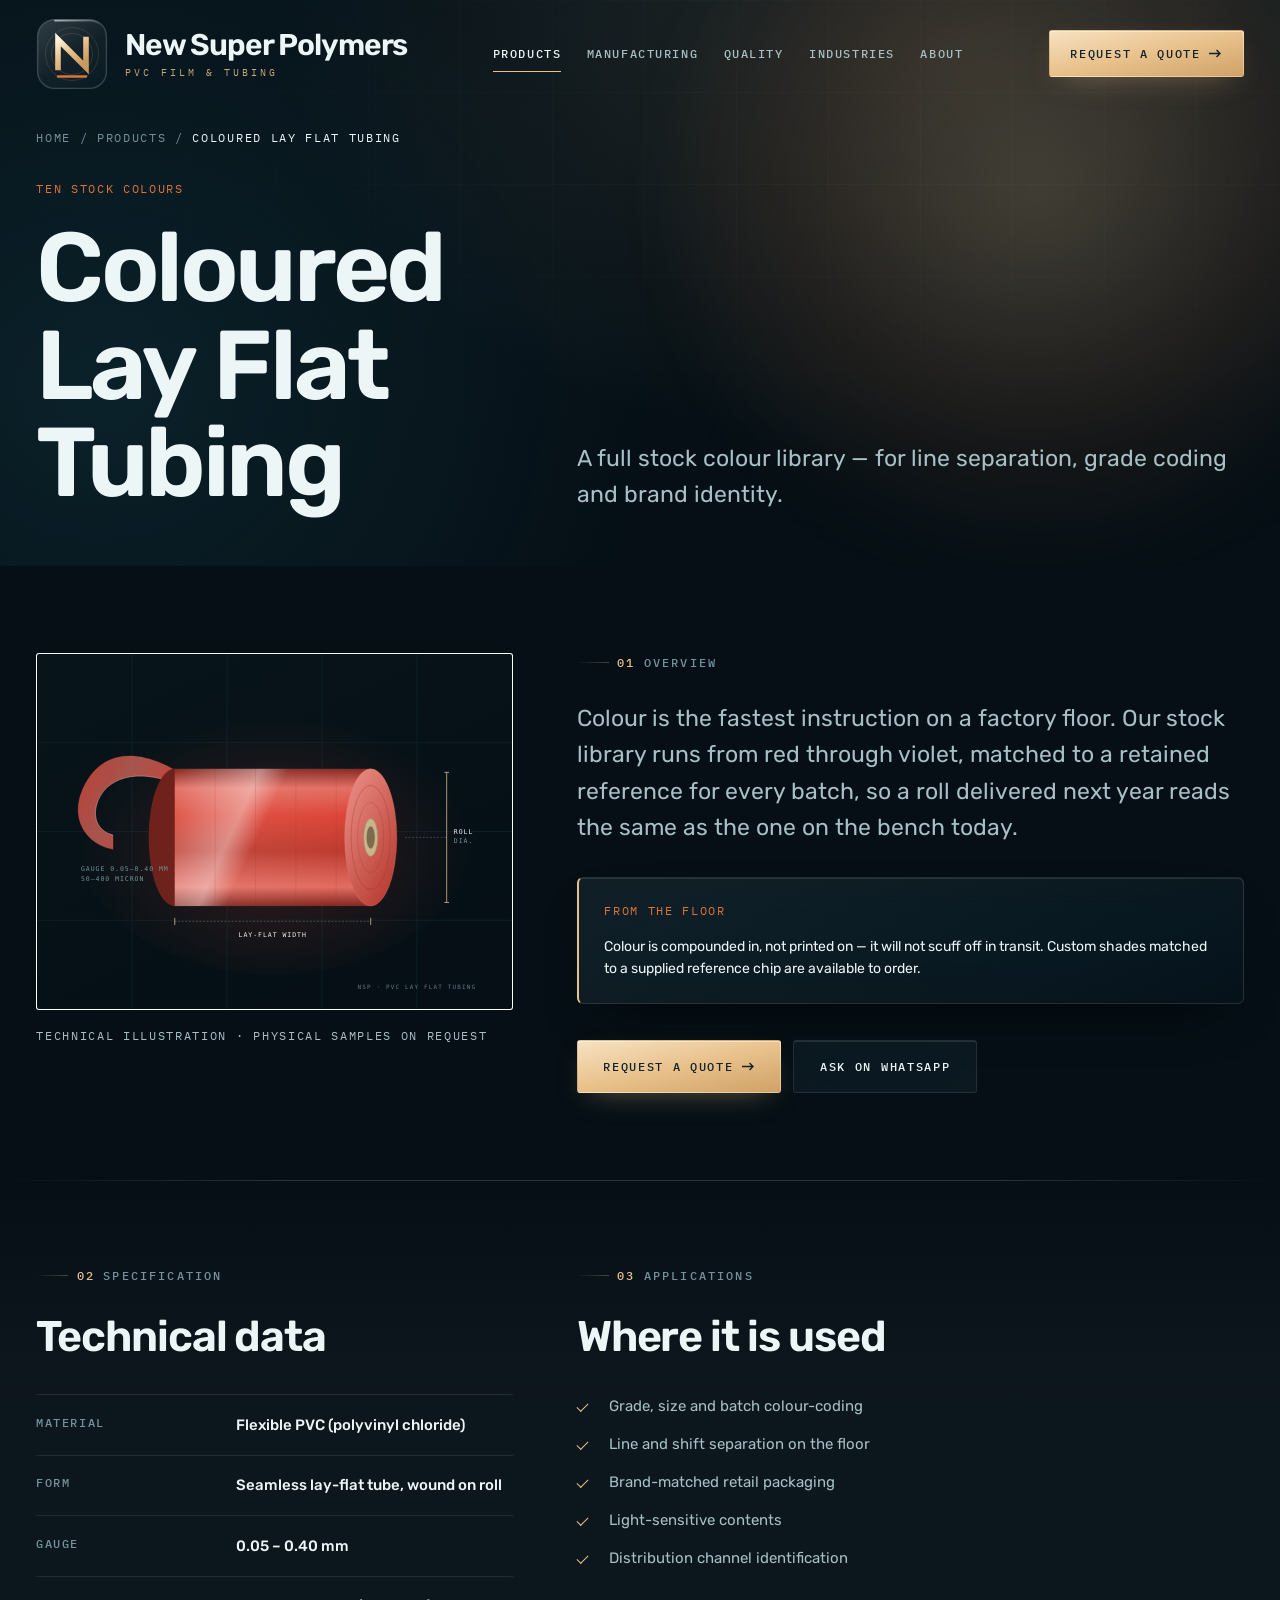
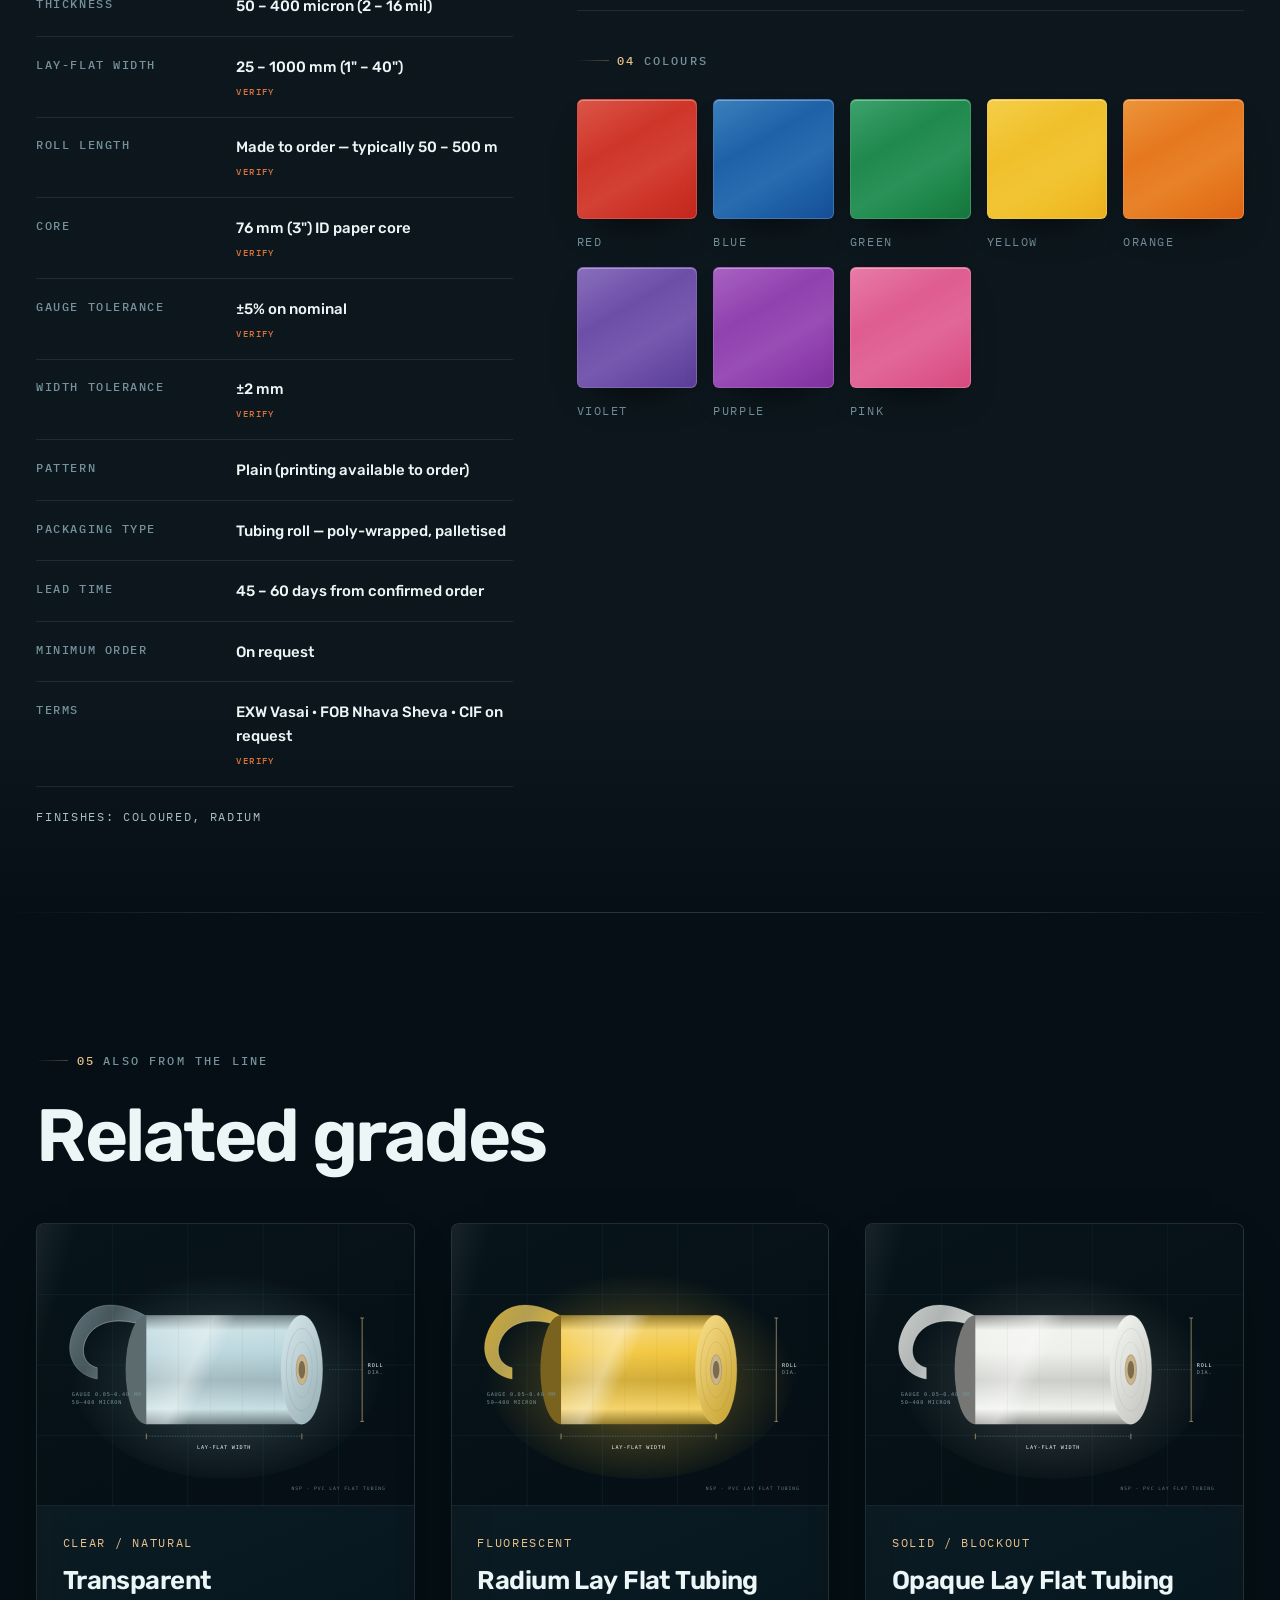
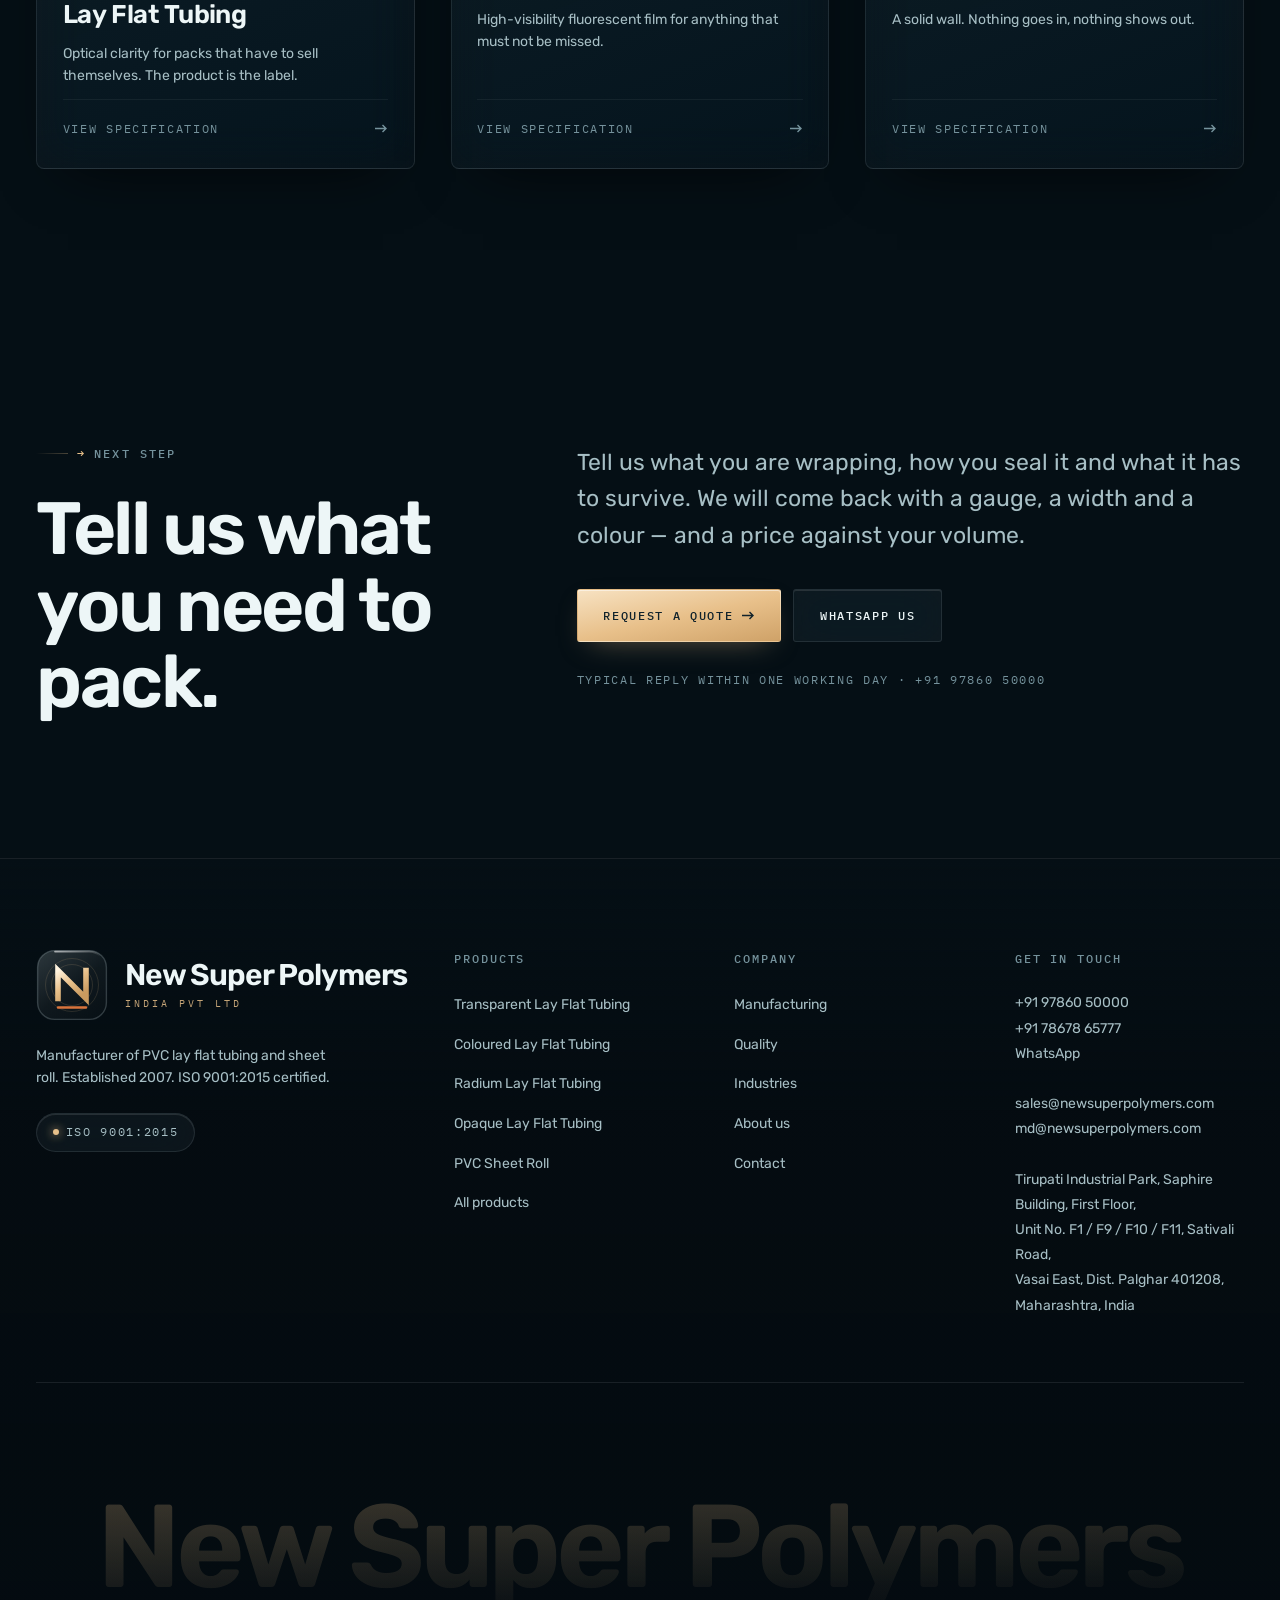
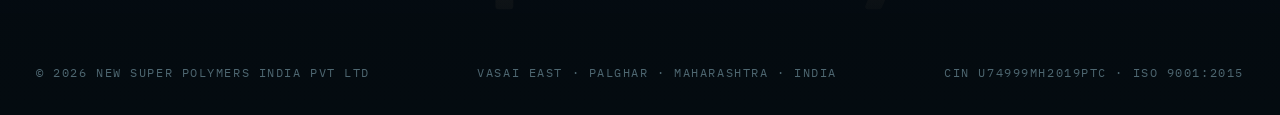
<file: products/lay-flat-tubing-coloured.html>
<!doctype html>
<html lang="en">
<head>
<meta charset="utf-8">
<meta name="viewport" content="width=device-width, initial-scale=1">
<title>Coloured Lay Flat Tubing | New Super Polymers</title>
<meta name="description" content="A full stock colour library — for line separation, grade coding and brand identity. ISO 9001:2015 certified PVC film manufacturer, 50 to 400 micron.">
<link rel="canonical" href="https://www.newsuperpolymers.com/products/lay-flat-tubing-coloured.html">
<meta property="og:type" content="website">
<meta property="og:site_name" content="New Super Polymers India Pvt Ltd">
<meta property="og:title" content="Coloured Lay Flat Tubing | New Super Polymers">
<meta property="og:description" content="A full stock colour library — for line separation, grade coding and brand identity. ISO 9001:2015 certified PVC film manufacturer, 50 to 400 micron.">
<meta property="og:url" content="https://www.newsuperpolymers.com/products/lay-flat-tubing-coloured.html">
<meta name="theme-color" content="#050F15">
<script>document.documentElement.className+=" js";</script>
<link rel="preconnect" href="https://fonts.googleapis.com">
<link rel="preconnect" href="https://fonts.gstatic.com" crossorigin>
<link href="https://fonts.googleapis.com/css2?family=IBM+Plex+Mono:wght@400;500&family=Rubik:ital,wght@0,300..700;1,300..500&display=swap" rel="stylesheet">
<link rel="stylesheet" href="../assets/css/site.css">
<link rel="icon" href="../assets/img/favicon.svg" type="image/svg+xml">
<script type="application/ld+json">{"@context":"https://schema.org","@type":"Product","name":"Coloured Lay Flat Tubing","brand":{"@type":"Brand","name":"New Super Polymers"},"material":"Polyvinyl chloride","description":"A full stock colour library — for line separation, grade coding and brand identity.","manufacturer":{"@type":"Organization","name":"New Super Polymers India Pvt Ltd"}}</script>
</head>
<body>
<a class="skip" href="#main">Skip to content</a>
<header class="hdr on-dark">
  <div class="wrap hdr-in">
    <a class="brand" href="../index.html" aria-label="New Super Polymers India Pvt Ltd — home">
      <svg class="brand-mark" viewBox="0 0 72 72" aria-hidden="true">
  <defs>
    <linearGradient id="tileh" x1=".12" y1="0" x2=".88" y2="1">
      <stop offset="0" stop-color="#E2F4F7" stop-opacity=".17"/>
      <stop offset=".52" stop-color="#E2F4F7" stop-opacity=".05"/>
      <stop offset="1" stop-color="#E2F4F7" stop-opacity=".015"/>
    </linearGradient>
    <linearGradient id="monoh" x1="0" y1="0" x2=".65" y2="1">
      <stop offset="0" stop-color="#FFF3DE"/>
      <stop offset=".5" stop-color="#E8C08A"/>
      <stop offset="1" stop-color="#C99A5F"/>
    </linearGradient>
    <linearGradient id="spech" x1="0" y1="0" x2="1" y2="1">
      <stop offset="0" stop-color="#FFFFFF" stop-opacity=".6"/>
      <stop offset=".6" stop-color="#FFFFFF" stop-opacity="0"/>
    </linearGradient>
  </defs>
  <rect x="1.6" y="1.6" width="68.8" height="68.8" rx="17"
        fill="url(#tileh)" stroke="#E2F4F7" stroke-opacity=".2" stroke-width="1.4"/>
  <path d="M19 2.6h34a16.4 16.4 0 0 1 16.4 16.4" fill="none"
        stroke="url(#spech)" stroke-width="1.7" stroke-linecap="round"/>
  <g stroke="#E8C08A" fill="none" opacity=".14">
    <circle cx="36" cy="36" r="26.5"/><circle cx="36" cy="36" r="20.5"/>
  </g>
  <path d="M22 49.5V21.5l28 28v-28" fill="none" stroke="url(#monoh)"
        stroke-width="5.6" stroke-linecap="square" stroke-linejoin="miter"/>
  <path d="M22 58.5h28" stroke="#D9743C" stroke-width="2.4" stroke-linecap="round"/>
</svg>
      <span class="brand-txt"><b>New Super Polymers</b><span>PVC film &amp; tubing</span></span>
    </a>
    <nav class="nav" aria-label="Primary"><a href="../products/" aria-current="page">Products</a><a href="../manufacturing.html">Manufacturing</a><a href="../quality.html">Quality</a><a href="../industries.html">Industries</a><a href="../about.html">About</a></nav>
    <a class="btn hdr-cta" href="../contact.html">Request a quote
      <svg class="arw" width="13" height="9" viewBox="0 0 13 9" fill="none" aria-hidden="true">
        <path d="M0 4.5h11M7.5 1l3.5 3.5L7.5 8" stroke="currentColor" stroke-width="1.4"/></svg></a>
    <button class="burger" aria-label="Menu" aria-expanded="false" aria-controls="mnav"><span></span></button>
  </div>
</header>
<div class="mobile-nav" id="mnav">
  <nav aria-label="Mobile"><a class="mn-link" href="../products/">Products</a><a class="mn-link" href="../manufacturing.html">Manufacturing</a><a class="mn-link" href="../quality.html">Quality</a><a class="mn-link" href="../industries.html">Industries</a><a class="mn-link" href="../about.html">About</a><a class="mn-link" href="../contact.html">Contact</a></nav>
  <div style="padding-top:2rem">
    <p class="mono" style="color:var(--fg-inv-3);margin-bottom:.75rem">Enquiries</p>
    <p><a href="mailto:sales@newsuperpolymers.com" style="color:var(--fg-inv)">sales@newsuperpolymers.com</a></p>
    <p><a href="tel:+919786050000" style="color:var(--fg-inv)">+91 97860 50000</a></p>
  </div>
</div>
<main id="main">

<section class="hero dark" style="padding-block:clamp(8rem,14vh,11rem) clamp(3rem,6vh,5rem)">
  <div class="hero-grid"></div><div class="hero-glow"></div>
  <div class="wrap hero-in">
    <nav class="mono" aria-label="Breadcrumb" style="margin-bottom:2rem;color:var(--fg-inv-3)">
      <a href="../index.html">Home</a> / <a href="../products/">Products</a> / <span style="color:var(--fg-inv)">Coloured Lay Flat Tubing</span>
    </nav>
    <div class="split" style="align-items:end">
      <div>
        <p class="mono rv" style="color:var(--molten);margin-bottom:1.25rem">Ten stock colours</p>
        <h1 class="h1 rv rv-d1">Coloured Lay&nbsp;Flat Tubing</h1>
      </div>
      <p class="lead rv rv-d2" style="max-width:48ch">A full stock colour library — for line separation, grade coding and brand identity.</p>
    </div>
  </div>
</section>

<section class="sec-sm">
  <div class="wrap split">
    <div class="rv">
      <img src="../assets/img/roll-red.svg" alt="Coloured Lay Flat Tubing — technical illustration"
           width="800" height="600" style="border:1px solid var(--line);border-radius:3px;background:#fff">
      <p class="mono muted" style="margin-top:1rem">Technical illustration · physical samples on request</p>
    </div>
    <div class="rv rv-d1 prose">
      <p class="eyebrow"><span class="idx">01</span><span>Overview</span></p>
      <p class="lead">Colour is the fastest instruction on a factory floor. Our stock library runs from red through violet, matched to a retained reference for every batch, so a roll delivered next year reads the same as the one on the bench today.</p>
      <div class="notice" style="margin-top:2rem">
        <p class="mono" style="color:var(--molten);margin-bottom:.6rem">From the floor</p>
        <p class="small">Colour is compounded in, not printed on — it will not scuff off in transit. Custom shades matched to a supplied reference chip are available to order.</p>
      </div>
      <div class="btn-row" style="margin-top:2.25rem">
        <a class="btn" href="../contact.html?product=lay-flat-tubing-coloured">Request a quote <svg class="arw" width="13" height="9" viewBox="0 0 13 9" fill="none" aria-hidden="true"><path d="M0 4.5h11M7.5 1l3.5 3.5L7.5 8" stroke="currentColor" stroke-width="1.4"/></svg></a>
        <a class="btn btn-ghost" href="https://wa.me/919786050000" rel="noopener">Ask on WhatsApp</a>
      </div>
    </div>
  </div>
</section>

<section class="sec-sm paper-2">
  <div class="wrap">
    <div class="split">
      <div class="rv">
        <p class="eyebrow"><span class="idx">02</span><span>Specification</span></p>
        <h2 class="h3" style="margin-bottom:2rem">Technical data</h2>
        <table class="spec"><tr><th>Material</th><td>Flexible PVC (polyvinyl chloride)</td></tr>
<tr><th>Form</th><td>Seamless lay-flat tube, wound on roll</td></tr>
<tr><th>Gauge</th><td>0.05 – 0.40 mm</td></tr>
<tr><th>Thickness</th><td>50 – 400 micron (2 – 16 mil)</td></tr>
<tr><th>Lay-flat width</th><td>25 – 1000 mm (1&quot; – 40&quot;)<em>verify</em></td></tr>
<tr><th>Roll length</th><td>Made to order — typically 50 – 500 m<em>verify</em></td></tr>
<tr><th>Core</th><td>76 mm (3&quot;) ID paper core<em>verify</em></td></tr>
<tr><th>Gauge tolerance</th><td>&plusmn;5% on nominal<em>verify</em></td></tr>
<tr><th>Width tolerance</th><td>&plusmn;2 mm<em>verify</em></td></tr>
<tr><th>Pattern</th><td>Plain (printing available to order)</td></tr>
<tr><th>Packaging type</th><td>Tubing roll — poly-wrapped, palletised</td></tr>
<tr><th>Lead time</th><td>45 – 60 days from confirmed order</td></tr>
<tr><th>Minimum order</th><td>On request</td></tr>
<tr><th>Terms</th><td>EXW Vasai · FOB Nhava Sheva · CIF on request<em>verify</em></td></tr></table>
        <p class="mono muted" style="margin-top:1.25rem">Finishes: coloured, radium</p>
      </div>
      <div class="rv rv-d1">
        <p class="eyebrow"><span class="idx">03</span><span>Applications</span></p>
        <h2 class="h3" style="margin-bottom:2rem">Where it is used</h2>
        <ul class="chk"><li>Grade, size and batch colour-coding</li><li>Line and shift separation on the floor</li><li>Brand-matched retail packaging</li><li>Light-sensitive contents</li><li>Distribution channel identification</li></ul>
        <hr class="rule" style="margin:2.5rem 0">
        <p class="eyebrow"><span class="idx">04</span><span>Colours</span></p>
        <div class="swatches"><div class="sw" style="color:#CE3327"><div class="sw-chip" style="background:#CE3327"></div>
          <span class="sw-name">Red</span></div><div class="sw" style="color:#1D5FA6"><div class="sw-chip" style="background:#1D5FA6"></div>
          <span class="sw-name">Blue</span></div><div class="sw" style="color:#1E874A"><div class="sw-chip" style="background:#1E874A"></div>
          <span class="sw-name">Green</span></div><div class="sw" style="color:#F0BE28"><div class="sw-chip" style="background:#F0BE28"></div>
          <span class="sw-name">Yellow</span></div><div class="sw" style="color:#E5761D"><div class="sw-chip" style="background:#E5761D"></div>
          <span class="sw-name">Orange</span></div><div class="sw" style="color:#6A4CA6"><div class="sw-chip" style="background:#6A4CA6"></div>
          <span class="sw-name">Violet</span></div><div class="sw" style="color:#8E3FAD"><div class="sw-chip" style="background:#8E3FAD"></div>
          <span class="sw-name">Purple</span></div><div class="sw" style="color:#DE5A8E"><div class="sw-chip" style="background:#DE5A8E"></div>
          <span class="sw-name">Pink</span></div></div>
      </div>
    </div>
  </div>
</section>

<section class="sec">
  <div class="wrap">
    <div class="rv" style="margin-bottom:clamp(2rem,4vw,3rem)">
      <p class="eyebrow"><span class="idx">05</span><span>Also from the line</span></p><h2 class="h2">Related grades</h2>
    </div>
    <div class="grid g-3"><article class="card rv" data-tags="tubing transparent">
  <div class="card-media"><img src="../assets/img/roll-natural.svg" alt="Transparent Lay Flat Tubing — technical illustration" loading="lazy" width="800" height="600"></div>
  <div class="card-body">
    <span class="card-tag">Clear / natural</span>
    <h3 class="h4"><a class="stretch" href="../products/lay-flat-tubing-transparent.html">Transparent Lay&nbsp;Flat Tubing</a></h3>
    <p class="small muted">Optical clarity for packs that have to sell themselves. The product is the label.</p>
    <div class="card-foot"><span class="mono">View specification</span><svg class="arw" width="13" height="9" viewBox="0 0 13 9" fill="none" aria-hidden="true"><path d="M0 4.5h11M7.5 1l3.5 3.5L7.5 8" stroke="currentColor" stroke-width="1.4"/></svg></div>
  </div>
</article><article class="card rv" data-tags="tubing radium coloured">
  <div class="card-media"><img src="../assets/img/roll-yellow.svg" alt="Radium Lay Flat Tubing — technical illustration" loading="lazy" width="800" height="600"></div>
  <div class="card-body">
    <span class="card-tag">Fluorescent</span>
    <h3 class="h4"><a class="stretch" href="../products/lay-flat-tubing-radium.html">Radium Lay&nbsp;Flat Tubing</a></h3>
    <p class="small muted">High-visibility fluorescent film for anything that must not be missed.</p>
    <div class="card-foot"><span class="mono">View specification</span><svg class="arw" width="13" height="9" viewBox="0 0 13 9" fill="none" aria-hidden="true"><path d="M0 4.5h11M7.5 1l3.5 3.5L7.5 8" stroke="currentColor" stroke-width="1.4"/></svg></div>
  </div>
</article><article class="card rv" data-tags="tubing opaque">
  <div class="card-media"><img src="../assets/img/roll-white.svg" alt="Opaque Lay Flat Tubing — technical illustration" loading="lazy" width="800" height="600"></div>
  <div class="card-body">
    <span class="card-tag">Solid / blockout</span>
    <h3 class="h4"><a class="stretch" href="../products/lay-flat-tubing-opaque.html">Opaque Lay&nbsp;Flat Tubing</a></h3>
    <p class="small muted">A solid wall. Nothing goes in, nothing shows out.</p>
    <div class="card-foot"><span class="mono">View specification</span><svg class="arw" width="13" height="9" viewBox="0 0 13 9" fill="none" aria-hidden="true"><path d="M0 4.5h11M7.5 1l3.5 3.5L7.5 8" stroke="currentColor" stroke-width="1.4"/></svg></div>
  </div>
</article></div>
  </div>
</section>

<section class="sec dark">
  <div class="wrap">
    <div class="split">
      <div class="rv">
        <p class="eyebrow"><span class="idx">→</span><span>Next step</span></p>
        <h2 class="h2">Tell us what<br>you need to pack.</h2>
      </div>
      <div class="rv rv-d1">
        <p class="lead" style="max-width:52ch">Tell us what you are wrapping, how you seal it and what
        it has to survive. We will come back with a gauge, a width and a colour — and a price against
        your volume.</p>
        <div class="btn-row" style="margin-top:2.25rem">
          <a class="btn" href="../contact.html">Request a quote <svg class="arw" width="13" height="9" viewBox="0 0 13 9" fill="none" aria-hidden="true"><path d="M0 4.5h11M7.5 1l3.5 3.5L7.5 8" stroke="currentColor" stroke-width="1.4"/></svg></a>
          <a class="btn btn-ghost" href="https://wa.me/919786050000" rel="noopener">WhatsApp us</a>
        </div>
        <p class="mono" style="margin-top:1.75rem;color:var(--fg-inv-3)">
          Typical reply within one working day · +91 97860 50000</p>
      </div>
    </div>
  </div>
</section>
</main>
<footer class="ftr">
  <div class="wrap">
    <div class="ftr-grid">
      <div>
        <a class="brand" href="../index.html" style="color:var(--fg-inv)"><svg class="brand-mark" viewBox="0 0 72 72" aria-hidden="true">
  <defs>
    <linearGradient id="tilef" x1=".12" y1="0" x2=".88" y2="1">
      <stop offset="0" stop-color="#E2F4F7" stop-opacity=".17"/>
      <stop offset=".52" stop-color="#E2F4F7" stop-opacity=".05"/>
      <stop offset="1" stop-color="#E2F4F7" stop-opacity=".015"/>
    </linearGradient>
    <linearGradient id="monof" x1="0" y1="0" x2=".65" y2="1">
      <stop offset="0" stop-color="#FFF3DE"/>
      <stop offset=".5" stop-color="#E8C08A"/>
      <stop offset="1" stop-color="#C99A5F"/>
    </linearGradient>
    <linearGradient id="specf" x1="0" y1="0" x2="1" y2="1">
      <stop offset="0" stop-color="#FFFFFF" stop-opacity=".6"/>
      <stop offset=".6" stop-color="#FFFFFF" stop-opacity="0"/>
    </linearGradient>
  </defs>
  <rect x="1.6" y="1.6" width="68.8" height="68.8" rx="17"
        fill="url(#tilef)" stroke="#E2F4F7" stroke-opacity=".2" stroke-width="1.4"/>
  <path d="M19 2.6h34a16.4 16.4 0 0 1 16.4 16.4" fill="none"
        stroke="url(#specf)" stroke-width="1.7" stroke-linecap="round"/>
  <g stroke="#E8C08A" fill="none" opacity=".14">
    <circle cx="36" cy="36" r="26.5"/><circle cx="36" cy="36" r="20.5"/>
  </g>
  <path d="M22 49.5V21.5l28 28v-28" fill="none" stroke="url(#monof)"
        stroke-width="5.6" stroke-linecap="square" stroke-linejoin="miter"/>
  <path d="M22 58.5h28" stroke="#D9743C" stroke-width="2.4" stroke-linecap="round"/>
</svg>
          <span class="brand-txt"><b>New Super Polymers</b><span>India Pvt Ltd</span></span></a>
        <p class="small" style="color:var(--fg-inv-2);margin-top:1.5rem;max-width:34ch">
          Manufacturer of PVC lay flat tubing and sheet roll. Established 2007.
          ISO&nbsp;9001:2015 certified.</p>
        <a class="badge" style="margin-top:1.5rem" href="../quality.html"><span class="dot"></span>ISO 9001:2015</a>
      </div>
      <div><h5>Products</h5><ul><li><a href="../products/lay-flat-tubing-transparent.html">Transparent Lay Flat Tubing</a></li><li><a href="../products/lay-flat-tubing-coloured.html">Coloured Lay Flat Tubing</a></li><li><a href="../products/lay-flat-tubing-radium.html">Radium Lay Flat Tubing</a></li><li><a href="../products/lay-flat-tubing-opaque.html">Opaque Lay Flat Tubing</a></li><li><a href="../products/pvc-sheet-roll.html">PVC Sheet Roll</a></li>
        <li><a href="../products/">All products</a></li></ul></div>
      <div><h5>Company</h5><ul>
        <li><a href="../manufacturing.html">Manufacturing</a></li>
        <li><a href="../quality.html">Quality</a></li>
        <li><a href="../industries.html">Industries</a></li>
        <li><a href="../about.html">About us</a></li>
        <li><a href="../contact.html">Contact</a></li></ul></div>
      <div><h5>Get in touch</h5>
        <address>
          <a href="tel:+919786050000">+91 97860 50000</a><br>
          <a href="tel:+917867865777">+91 78678 65777</a><br>
          <a href="https://wa.me/919786050000" rel="noopener">WhatsApp</a><br><br>
          <a href="mailto:sales@newsuperpolymers.com">sales@newsuperpolymers.com</a><br>
          <a href="mailto:md@newsuperpolymers.com">md@newsuperpolymers.com</a><br><br>
          Tirupati Industrial Park, Saphire Building, First Floor,<br>Unit No. F1 / F9 / F10 / F11, Sativali Road,<br>Vasai East, Dist. Palghar 401208, Maharashtra, India
        </address></div>
    </div>
    <div class="ftr-mark" aria-hidden="true">New Super Polymers</div>
    <div class="ftr-bot">
      <span>&copy; <span data-year></span> New Super Polymers India Pvt Ltd</span>
      <span>Vasai East · Palghar · Maharashtra · India</span>
      <span>CIN U74999MH2019PTC · ISO 9001:2015</span>
    </div>
  </div>
</footer>
<script src="../assets/js/site.js" defer></script>
</body>
</html>
</file>
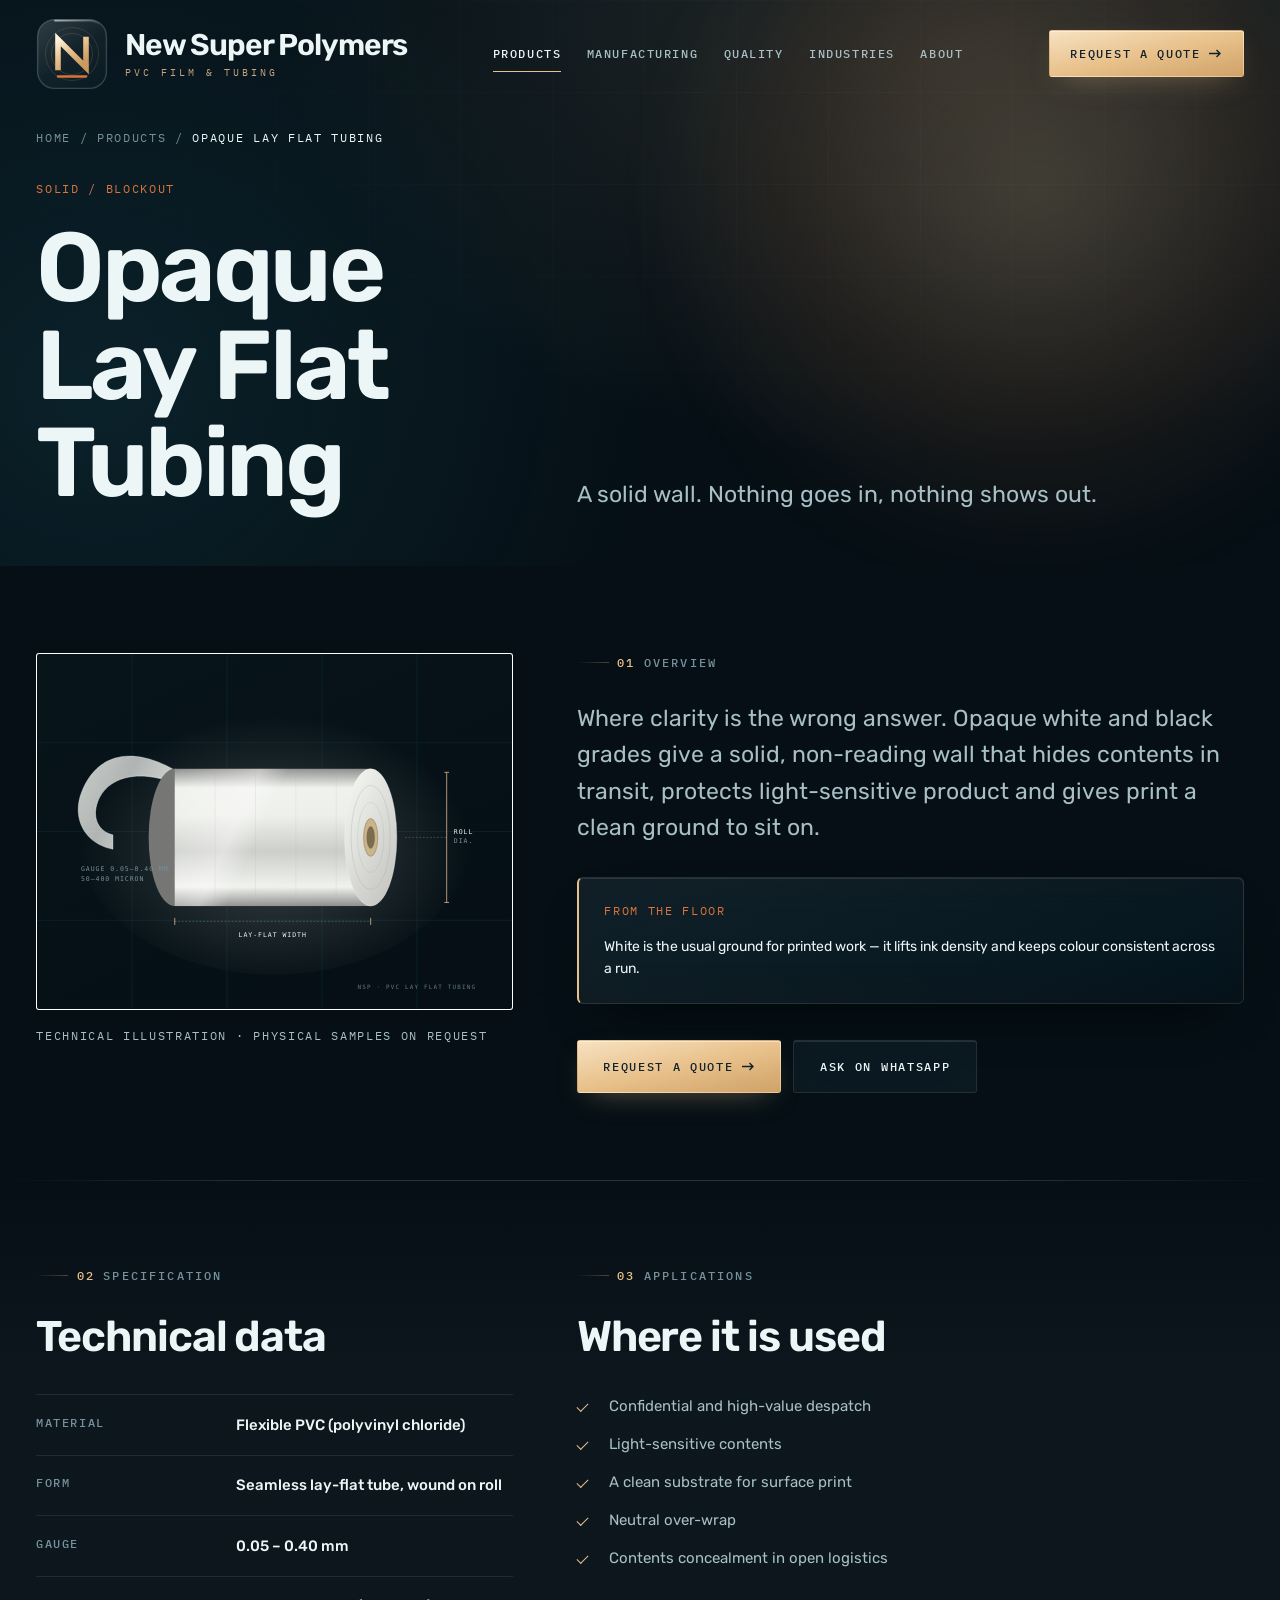
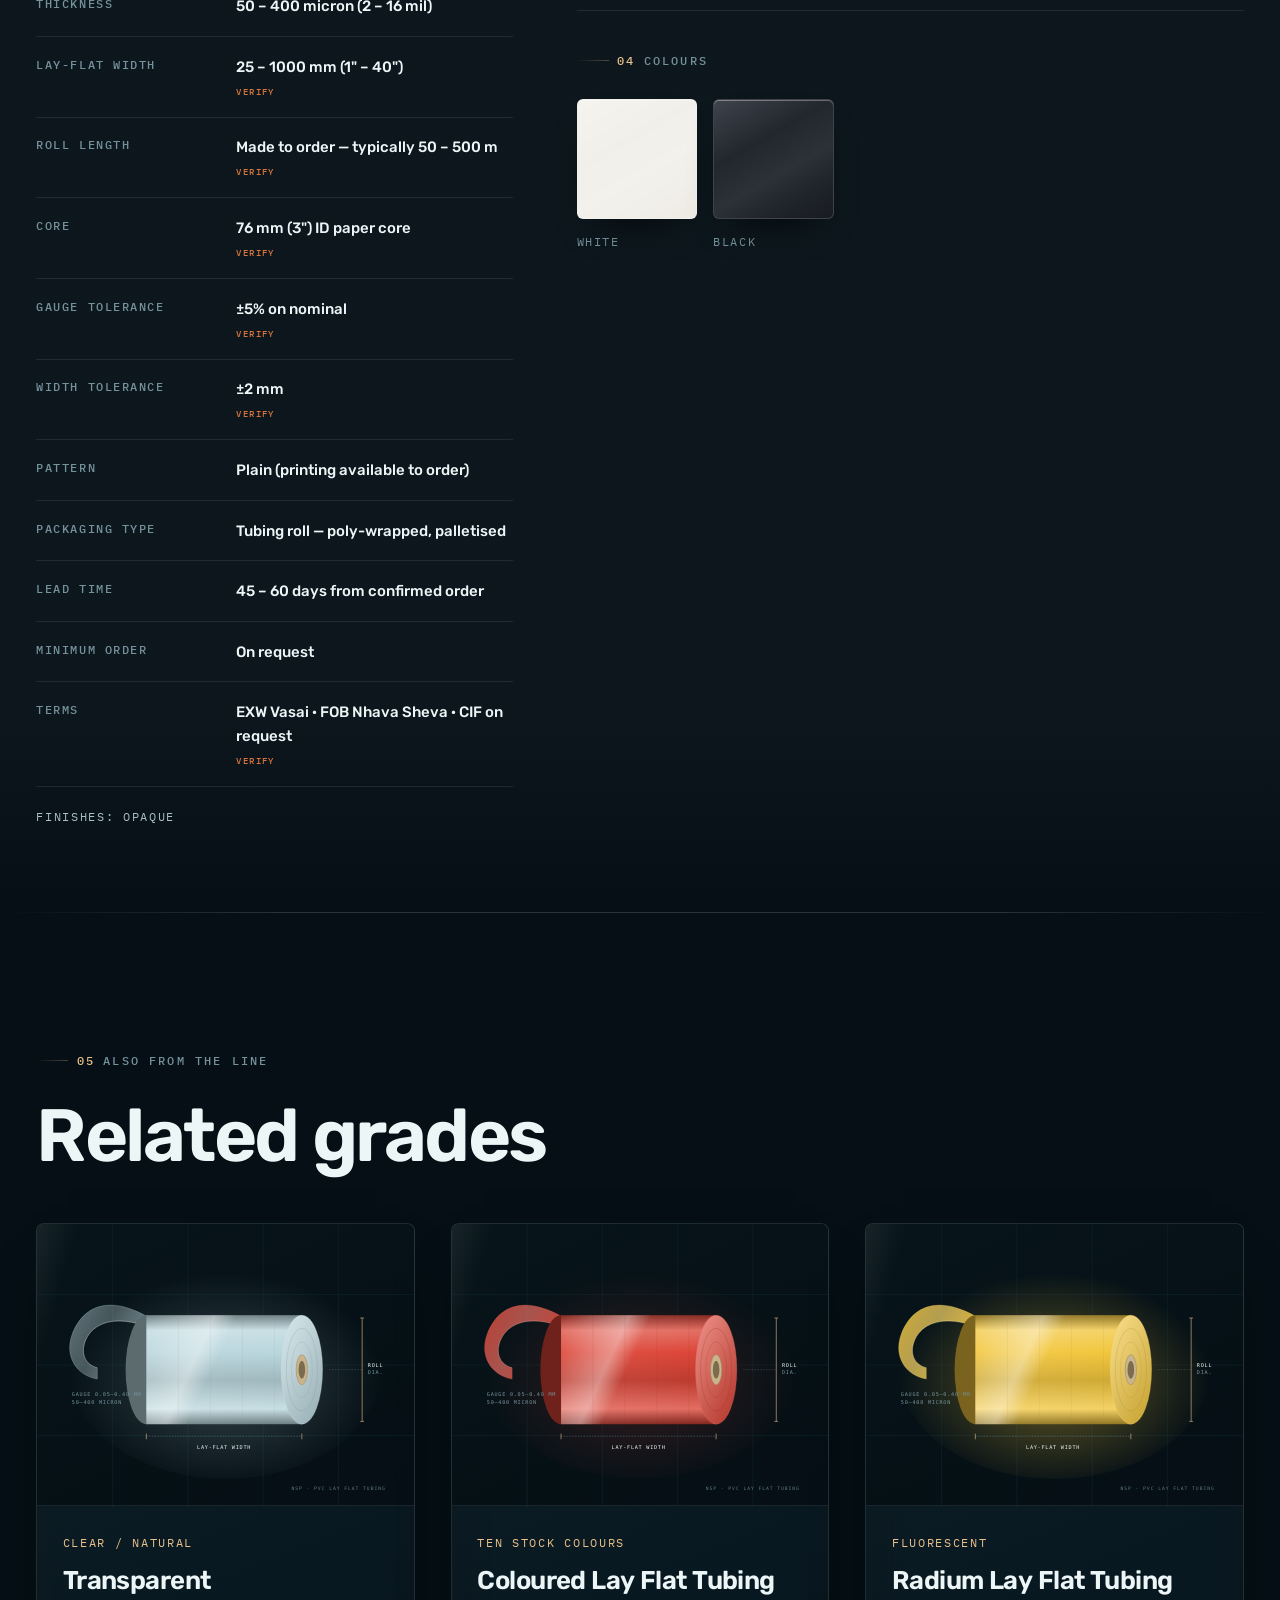
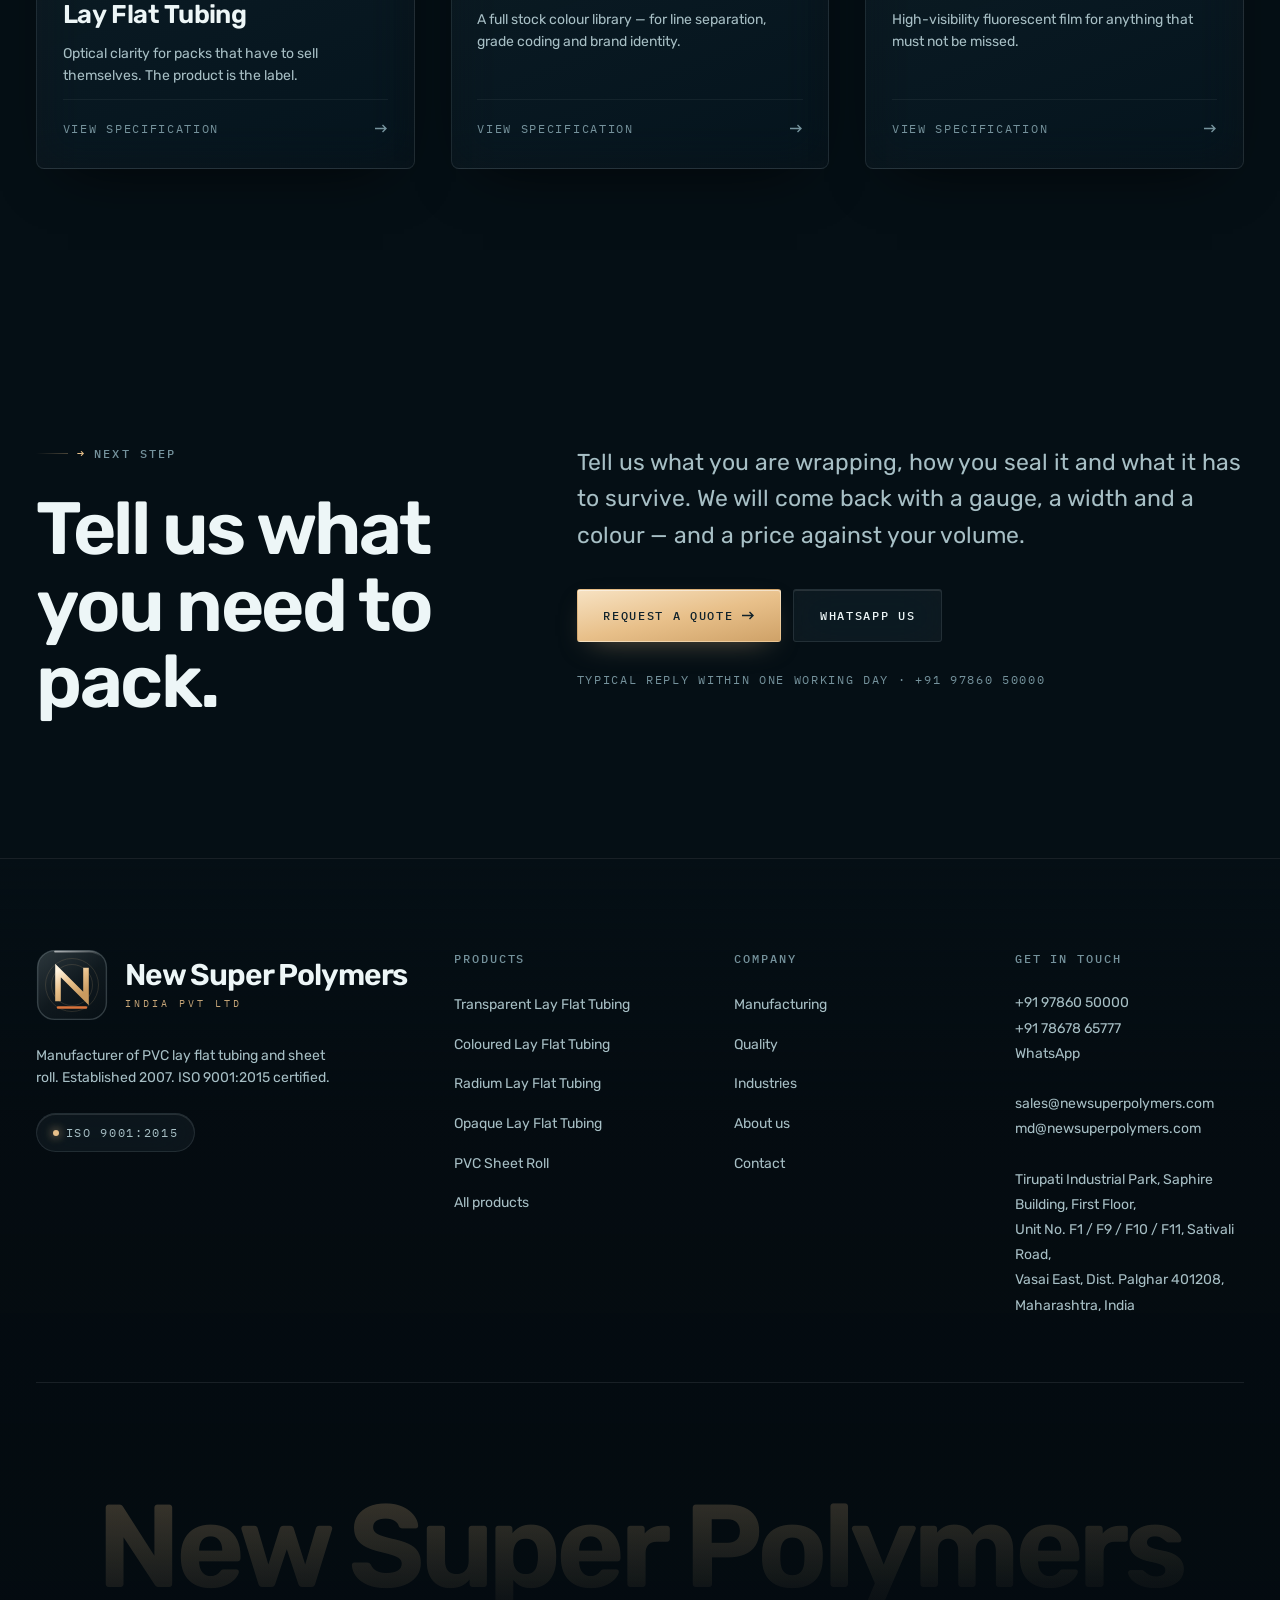
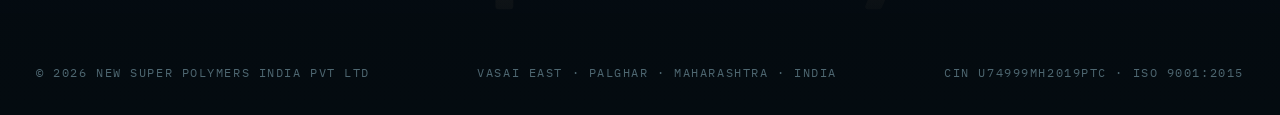
<file: products/lay-flat-tubing-opaque.html>
<!doctype html>
<html lang="en">
<head>
<meta charset="utf-8">
<meta name="viewport" content="width=device-width, initial-scale=1">
<title>Opaque Lay Flat Tubing | New Super Polymers</title>
<meta name="description" content="A solid wall. Nothing goes in, nothing shows out. ISO 9001:2015 certified PVC film manufacturer, 50 to 400 micron.">
<link rel="canonical" href="https://www.newsuperpolymers.com/products/lay-flat-tubing-opaque.html">
<meta property="og:type" content="website">
<meta property="og:site_name" content="New Super Polymers India Pvt Ltd">
<meta property="og:title" content="Opaque Lay Flat Tubing | New Super Polymers">
<meta property="og:description" content="A solid wall. Nothing goes in, nothing shows out. ISO 9001:2015 certified PVC film manufacturer, 50 to 400 micron.">
<meta property="og:url" content="https://www.newsuperpolymers.com/products/lay-flat-tubing-opaque.html">
<meta name="theme-color" content="#050F15">
<script>document.documentElement.className+=" js";</script>
<link rel="preconnect" href="https://fonts.googleapis.com">
<link rel="preconnect" href="https://fonts.gstatic.com" crossorigin>
<link href="https://fonts.googleapis.com/css2?family=IBM+Plex+Mono:wght@400;500&family=Rubik:ital,wght@0,300..700;1,300..500&display=swap" rel="stylesheet">
<link rel="stylesheet" href="../assets/css/site.css">
<link rel="icon" href="../assets/img/favicon.svg" type="image/svg+xml">
<script type="application/ld+json">{"@context":"https://schema.org","@type":"Product","name":"Opaque Lay Flat Tubing","brand":{"@type":"Brand","name":"New Super Polymers"},"material":"Polyvinyl chloride","description":"A solid wall. Nothing goes in, nothing shows out.","manufacturer":{"@type":"Organization","name":"New Super Polymers India Pvt Ltd"}}</script>
</head>
<body>
<a class="skip" href="#main">Skip to content</a>
<header class="hdr on-dark">
  <div class="wrap hdr-in">
    <a class="brand" href="../index.html" aria-label="New Super Polymers India Pvt Ltd — home">
      <svg class="brand-mark" viewBox="0 0 72 72" aria-hidden="true">
  <defs>
    <linearGradient id="tileh" x1=".12" y1="0" x2=".88" y2="1">
      <stop offset="0" stop-color="#E2F4F7" stop-opacity=".17"/>
      <stop offset=".52" stop-color="#E2F4F7" stop-opacity=".05"/>
      <stop offset="1" stop-color="#E2F4F7" stop-opacity=".015"/>
    </linearGradient>
    <linearGradient id="monoh" x1="0" y1="0" x2=".65" y2="1">
      <stop offset="0" stop-color="#FFF3DE"/>
      <stop offset=".5" stop-color="#E8C08A"/>
      <stop offset="1" stop-color="#C99A5F"/>
    </linearGradient>
    <linearGradient id="spech" x1="0" y1="0" x2="1" y2="1">
      <stop offset="0" stop-color="#FFFFFF" stop-opacity=".6"/>
      <stop offset=".6" stop-color="#FFFFFF" stop-opacity="0"/>
    </linearGradient>
  </defs>
  <rect x="1.6" y="1.6" width="68.8" height="68.8" rx="17"
        fill="url(#tileh)" stroke="#E2F4F7" stroke-opacity=".2" stroke-width="1.4"/>
  <path d="M19 2.6h34a16.4 16.4 0 0 1 16.4 16.4" fill="none"
        stroke="url(#spech)" stroke-width="1.7" stroke-linecap="round"/>
  <g stroke="#E8C08A" fill="none" opacity=".14">
    <circle cx="36" cy="36" r="26.5"/><circle cx="36" cy="36" r="20.5"/>
  </g>
  <path d="M22 49.5V21.5l28 28v-28" fill="none" stroke="url(#monoh)"
        stroke-width="5.6" stroke-linecap="square" stroke-linejoin="miter"/>
  <path d="M22 58.5h28" stroke="#D9743C" stroke-width="2.4" stroke-linecap="round"/>
</svg>
      <span class="brand-txt"><b>New Super Polymers</b><span>PVC film &amp; tubing</span></span>
    </a>
    <nav class="nav" aria-label="Primary"><a href="../products/" aria-current="page">Products</a><a href="../manufacturing.html">Manufacturing</a><a href="../quality.html">Quality</a><a href="../industries.html">Industries</a><a href="../about.html">About</a></nav>
    <a class="btn hdr-cta" href="../contact.html">Request a quote
      <svg class="arw" width="13" height="9" viewBox="0 0 13 9" fill="none" aria-hidden="true">
        <path d="M0 4.5h11M7.5 1l3.5 3.5L7.5 8" stroke="currentColor" stroke-width="1.4"/></svg></a>
    <button class="burger" aria-label="Menu" aria-expanded="false" aria-controls="mnav"><span></span></button>
  </div>
</header>
<div class="mobile-nav" id="mnav">
  <nav aria-label="Mobile"><a class="mn-link" href="../products/">Products</a><a class="mn-link" href="../manufacturing.html">Manufacturing</a><a class="mn-link" href="../quality.html">Quality</a><a class="mn-link" href="../industries.html">Industries</a><a class="mn-link" href="../about.html">About</a><a class="mn-link" href="../contact.html">Contact</a></nav>
  <div style="padding-top:2rem">
    <p class="mono" style="color:var(--fg-inv-3);margin-bottom:.75rem">Enquiries</p>
    <p><a href="mailto:sales@newsuperpolymers.com" style="color:var(--fg-inv)">sales@newsuperpolymers.com</a></p>
    <p><a href="tel:+919786050000" style="color:var(--fg-inv)">+91 97860 50000</a></p>
  </div>
</div>
<main id="main">

<section class="hero dark" style="padding-block:clamp(8rem,14vh,11rem) clamp(3rem,6vh,5rem)">
  <div class="hero-grid"></div><div class="hero-glow"></div>
  <div class="wrap hero-in">
    <nav class="mono" aria-label="Breadcrumb" style="margin-bottom:2rem;color:var(--fg-inv-3)">
      <a href="../index.html">Home</a> / <a href="../products/">Products</a> / <span style="color:var(--fg-inv)">Opaque Lay Flat Tubing</span>
    </nav>
    <div class="split" style="align-items:end">
      <div>
        <p class="mono rv" style="color:var(--molten);margin-bottom:1.25rem">Solid / blockout</p>
        <h1 class="h1 rv rv-d1">Opaque Lay&nbsp;Flat Tubing</h1>
      </div>
      <p class="lead rv rv-d2" style="max-width:48ch">A solid wall. Nothing goes in, nothing shows out.</p>
    </div>
  </div>
</section>

<section class="sec-sm">
  <div class="wrap split">
    <div class="rv">
      <img src="../assets/img/roll-white.svg" alt="Opaque Lay Flat Tubing — technical illustration"
           width="800" height="600" style="border:1px solid var(--line);border-radius:3px;background:#fff">
      <p class="mono muted" style="margin-top:1rem">Technical illustration · physical samples on request</p>
    </div>
    <div class="rv rv-d1 prose">
      <p class="eyebrow"><span class="idx">01</span><span>Overview</span></p>
      <p class="lead">Where clarity is the wrong answer. Opaque white and black grades give a solid, non-reading wall that hides contents in transit, protects light-sensitive product and gives print a clean ground to sit on.</p>
      <div class="notice" style="margin-top:2rem">
        <p class="mono" style="color:var(--molten);margin-bottom:.6rem">From the floor</p>
        <p class="small">White is the usual ground for printed work — it lifts ink density and keeps colour consistent across a run.</p>
      </div>
      <div class="btn-row" style="margin-top:2.25rem">
        <a class="btn" href="../contact.html?product=lay-flat-tubing-opaque">Request a quote <svg class="arw" width="13" height="9" viewBox="0 0 13 9" fill="none" aria-hidden="true"><path d="M0 4.5h11M7.5 1l3.5 3.5L7.5 8" stroke="currentColor" stroke-width="1.4"/></svg></a>
        <a class="btn btn-ghost" href="https://wa.me/919786050000" rel="noopener">Ask on WhatsApp</a>
      </div>
    </div>
  </div>
</section>

<section class="sec-sm paper-2">
  <div class="wrap">
    <div class="split">
      <div class="rv">
        <p class="eyebrow"><span class="idx">02</span><span>Specification</span></p>
        <h2 class="h3" style="margin-bottom:2rem">Technical data</h2>
        <table class="spec"><tr><th>Material</th><td>Flexible PVC (polyvinyl chloride)</td></tr>
<tr><th>Form</th><td>Seamless lay-flat tube, wound on roll</td></tr>
<tr><th>Gauge</th><td>0.05 – 0.40 mm</td></tr>
<tr><th>Thickness</th><td>50 – 400 micron (2 – 16 mil)</td></tr>
<tr><th>Lay-flat width</th><td>25 – 1000 mm (1&quot; – 40&quot;)<em>verify</em></td></tr>
<tr><th>Roll length</th><td>Made to order — typically 50 – 500 m<em>verify</em></td></tr>
<tr><th>Core</th><td>76 mm (3&quot;) ID paper core<em>verify</em></td></tr>
<tr><th>Gauge tolerance</th><td>&plusmn;5% on nominal<em>verify</em></td></tr>
<tr><th>Width tolerance</th><td>&plusmn;2 mm<em>verify</em></td></tr>
<tr><th>Pattern</th><td>Plain (printing available to order)</td></tr>
<tr><th>Packaging type</th><td>Tubing roll — poly-wrapped, palletised</td></tr>
<tr><th>Lead time</th><td>45 – 60 days from confirmed order</td></tr>
<tr><th>Minimum order</th><td>On request</td></tr>
<tr><th>Terms</th><td>EXW Vasai · FOB Nhava Sheva · CIF on request<em>verify</em></td></tr></table>
        <p class="mono muted" style="margin-top:1.25rem">Finishes: opaque</p>
      </div>
      <div class="rv rv-d1">
        <p class="eyebrow"><span class="idx">03</span><span>Applications</span></p>
        <h2 class="h3" style="margin-bottom:2rem">Where it is used</h2>
        <ul class="chk"><li>Confidential and high-value despatch</li><li>Light-sensitive contents</li><li>A clean substrate for surface print</li><li>Neutral over-wrap</li><li>Contents concealment in open logistics</li></ul>
        <hr class="rule" style="margin:2.5rem 0">
        <p class="eyebrow"><span class="idx">04</span><span>Colours</span></p>
        <div class="swatches"><div class="sw" style="color:#F1EFE9"><div class="sw-chip" style="background:#F1EFE9"></div>
          <span class="sw-name">White</span></div><div class="sw" style="color:#20242B"><div class="sw-chip" style="background:#20242B"></div>
          <span class="sw-name">Black</span></div></div>
      </div>
    </div>
  </div>
</section>

<section class="sec">
  <div class="wrap">
    <div class="rv" style="margin-bottom:clamp(2rem,4vw,3rem)">
      <p class="eyebrow"><span class="idx">05</span><span>Also from the line</span></p><h2 class="h2">Related grades</h2>
    </div>
    <div class="grid g-3"><article class="card rv" data-tags="tubing transparent">
  <div class="card-media"><img src="../assets/img/roll-natural.svg" alt="Transparent Lay Flat Tubing — technical illustration" loading="lazy" width="800" height="600"></div>
  <div class="card-body">
    <span class="card-tag">Clear / natural</span>
    <h3 class="h4"><a class="stretch" href="../products/lay-flat-tubing-transparent.html">Transparent Lay&nbsp;Flat Tubing</a></h3>
    <p class="small muted">Optical clarity for packs that have to sell themselves. The product is the label.</p>
    <div class="card-foot"><span class="mono">View specification</span><svg class="arw" width="13" height="9" viewBox="0 0 13 9" fill="none" aria-hidden="true"><path d="M0 4.5h11M7.5 1l3.5 3.5L7.5 8" stroke="currentColor" stroke-width="1.4"/></svg></div>
  </div>
</article><article class="card rv" data-tags="tubing coloured opaque">
  <div class="card-media"><img src="../assets/img/roll-red.svg" alt="Coloured Lay Flat Tubing — technical illustration" loading="lazy" width="800" height="600"></div>
  <div class="card-body">
    <span class="card-tag">Ten stock colours</span>
    <h3 class="h4"><a class="stretch" href="../products/lay-flat-tubing-coloured.html">Coloured Lay&nbsp;Flat Tubing</a></h3>
    <p class="small muted">A full stock colour library — for line separation, grade coding and brand identity.</p>
    <div class="card-foot"><span class="mono">View specification</span><svg class="arw" width="13" height="9" viewBox="0 0 13 9" fill="none" aria-hidden="true"><path d="M0 4.5h11M7.5 1l3.5 3.5L7.5 8" stroke="currentColor" stroke-width="1.4"/></svg></div>
  </div>
</article><article class="card rv" data-tags="tubing radium coloured">
  <div class="card-media"><img src="../assets/img/roll-yellow.svg" alt="Radium Lay Flat Tubing — technical illustration" loading="lazy" width="800" height="600"></div>
  <div class="card-body">
    <span class="card-tag">Fluorescent</span>
    <h3 class="h4"><a class="stretch" href="../products/lay-flat-tubing-radium.html">Radium Lay&nbsp;Flat Tubing</a></h3>
    <p class="small muted">High-visibility fluorescent film for anything that must not be missed.</p>
    <div class="card-foot"><span class="mono">View specification</span><svg class="arw" width="13" height="9" viewBox="0 0 13 9" fill="none" aria-hidden="true"><path d="M0 4.5h11M7.5 1l3.5 3.5L7.5 8" stroke="currentColor" stroke-width="1.4"/></svg></div>
  </div>
</article></div>
  </div>
</section>

<section class="sec dark">
  <div class="wrap">
    <div class="split">
      <div class="rv">
        <p class="eyebrow"><span class="idx">→</span><span>Next step</span></p>
        <h2 class="h2">Tell us what<br>you need to pack.</h2>
      </div>
      <div class="rv rv-d1">
        <p class="lead" style="max-width:52ch">Tell us what you are wrapping, how you seal it and what
        it has to survive. We will come back with a gauge, a width and a colour — and a price against
        your volume.</p>
        <div class="btn-row" style="margin-top:2.25rem">
          <a class="btn" href="../contact.html">Request a quote <svg class="arw" width="13" height="9" viewBox="0 0 13 9" fill="none" aria-hidden="true"><path d="M0 4.5h11M7.5 1l3.5 3.5L7.5 8" stroke="currentColor" stroke-width="1.4"/></svg></a>
          <a class="btn btn-ghost" href="https://wa.me/919786050000" rel="noopener">WhatsApp us</a>
        </div>
        <p class="mono" style="margin-top:1.75rem;color:var(--fg-inv-3)">
          Typical reply within one working day · +91 97860 50000</p>
      </div>
    </div>
  </div>
</section>
</main>
<footer class="ftr">
  <div class="wrap">
    <div class="ftr-grid">
      <div>
        <a class="brand" href="../index.html" style="color:var(--fg-inv)"><svg class="brand-mark" viewBox="0 0 72 72" aria-hidden="true">
  <defs>
    <linearGradient id="tilef" x1=".12" y1="0" x2=".88" y2="1">
      <stop offset="0" stop-color="#E2F4F7" stop-opacity=".17"/>
      <stop offset=".52" stop-color="#E2F4F7" stop-opacity=".05"/>
      <stop offset="1" stop-color="#E2F4F7" stop-opacity=".015"/>
    </linearGradient>
    <linearGradient id="monof" x1="0" y1="0" x2=".65" y2="1">
      <stop offset="0" stop-color="#FFF3DE"/>
      <stop offset=".5" stop-color="#E8C08A"/>
      <stop offset="1" stop-color="#C99A5F"/>
    </linearGradient>
    <linearGradient id="specf" x1="0" y1="0" x2="1" y2="1">
      <stop offset="0" stop-color="#FFFFFF" stop-opacity=".6"/>
      <stop offset=".6" stop-color="#FFFFFF" stop-opacity="0"/>
    </linearGradient>
  </defs>
  <rect x="1.6" y="1.6" width="68.8" height="68.8" rx="17"
        fill="url(#tilef)" stroke="#E2F4F7" stroke-opacity=".2" stroke-width="1.4"/>
  <path d="M19 2.6h34a16.4 16.4 0 0 1 16.4 16.4" fill="none"
        stroke="url(#specf)" stroke-width="1.7" stroke-linecap="round"/>
  <g stroke="#E8C08A" fill="none" opacity=".14">
    <circle cx="36" cy="36" r="26.5"/><circle cx="36" cy="36" r="20.5"/>
  </g>
  <path d="M22 49.5V21.5l28 28v-28" fill="none" stroke="url(#monof)"
        stroke-width="5.6" stroke-linecap="square" stroke-linejoin="miter"/>
  <path d="M22 58.5h28" stroke="#D9743C" stroke-width="2.4" stroke-linecap="round"/>
</svg>
          <span class="brand-txt"><b>New Super Polymers</b><span>India Pvt Ltd</span></span></a>
        <p class="small" style="color:var(--fg-inv-2);margin-top:1.5rem;max-width:34ch">
          Manufacturer of PVC lay flat tubing and sheet roll. Established 2007.
          ISO&nbsp;9001:2015 certified.</p>
        <a class="badge" style="margin-top:1.5rem" href="../quality.html"><span class="dot"></span>ISO 9001:2015</a>
      </div>
      <div><h5>Products</h5><ul><li><a href="../products/lay-flat-tubing-transparent.html">Transparent Lay Flat Tubing</a></li><li><a href="../products/lay-flat-tubing-coloured.html">Coloured Lay Flat Tubing</a></li><li><a href="../products/lay-flat-tubing-radium.html">Radium Lay Flat Tubing</a></li><li><a href="../products/lay-flat-tubing-opaque.html">Opaque Lay Flat Tubing</a></li><li><a href="../products/pvc-sheet-roll.html">PVC Sheet Roll</a></li>
        <li><a href="../products/">All products</a></li></ul></div>
      <div><h5>Company</h5><ul>
        <li><a href="../manufacturing.html">Manufacturing</a></li>
        <li><a href="../quality.html">Quality</a></li>
        <li><a href="../industries.html">Industries</a></li>
        <li><a href="../about.html">About us</a></li>
        <li><a href="../contact.html">Contact</a></li></ul></div>
      <div><h5>Get in touch</h5>
        <address>
          <a href="tel:+919786050000">+91 97860 50000</a><br>
          <a href="tel:+917867865777">+91 78678 65777</a><br>
          <a href="https://wa.me/919786050000" rel="noopener">WhatsApp</a><br><br>
          <a href="mailto:sales@newsuperpolymers.com">sales@newsuperpolymers.com</a><br>
          <a href="mailto:md@newsuperpolymers.com">md@newsuperpolymers.com</a><br><br>
          Tirupati Industrial Park, Saphire Building, First Floor,<br>Unit No. F1 / F9 / F10 / F11, Sativali Road,<br>Vasai East, Dist. Palghar 401208, Maharashtra, India
        </address></div>
    </div>
    <div class="ftr-mark" aria-hidden="true">New Super Polymers</div>
    <div class="ftr-bot">
      <span>&copy; <span data-year></span> New Super Polymers India Pvt Ltd</span>
      <span>Vasai East · Palghar · Maharashtra · India</span>
      <span>CIN U74999MH2019PTC · ISO 9001:2015</span>
    </div>
  </div>
</footer>
<script src="../assets/js/site.js" defer></script>
</body>
</html>
</file>
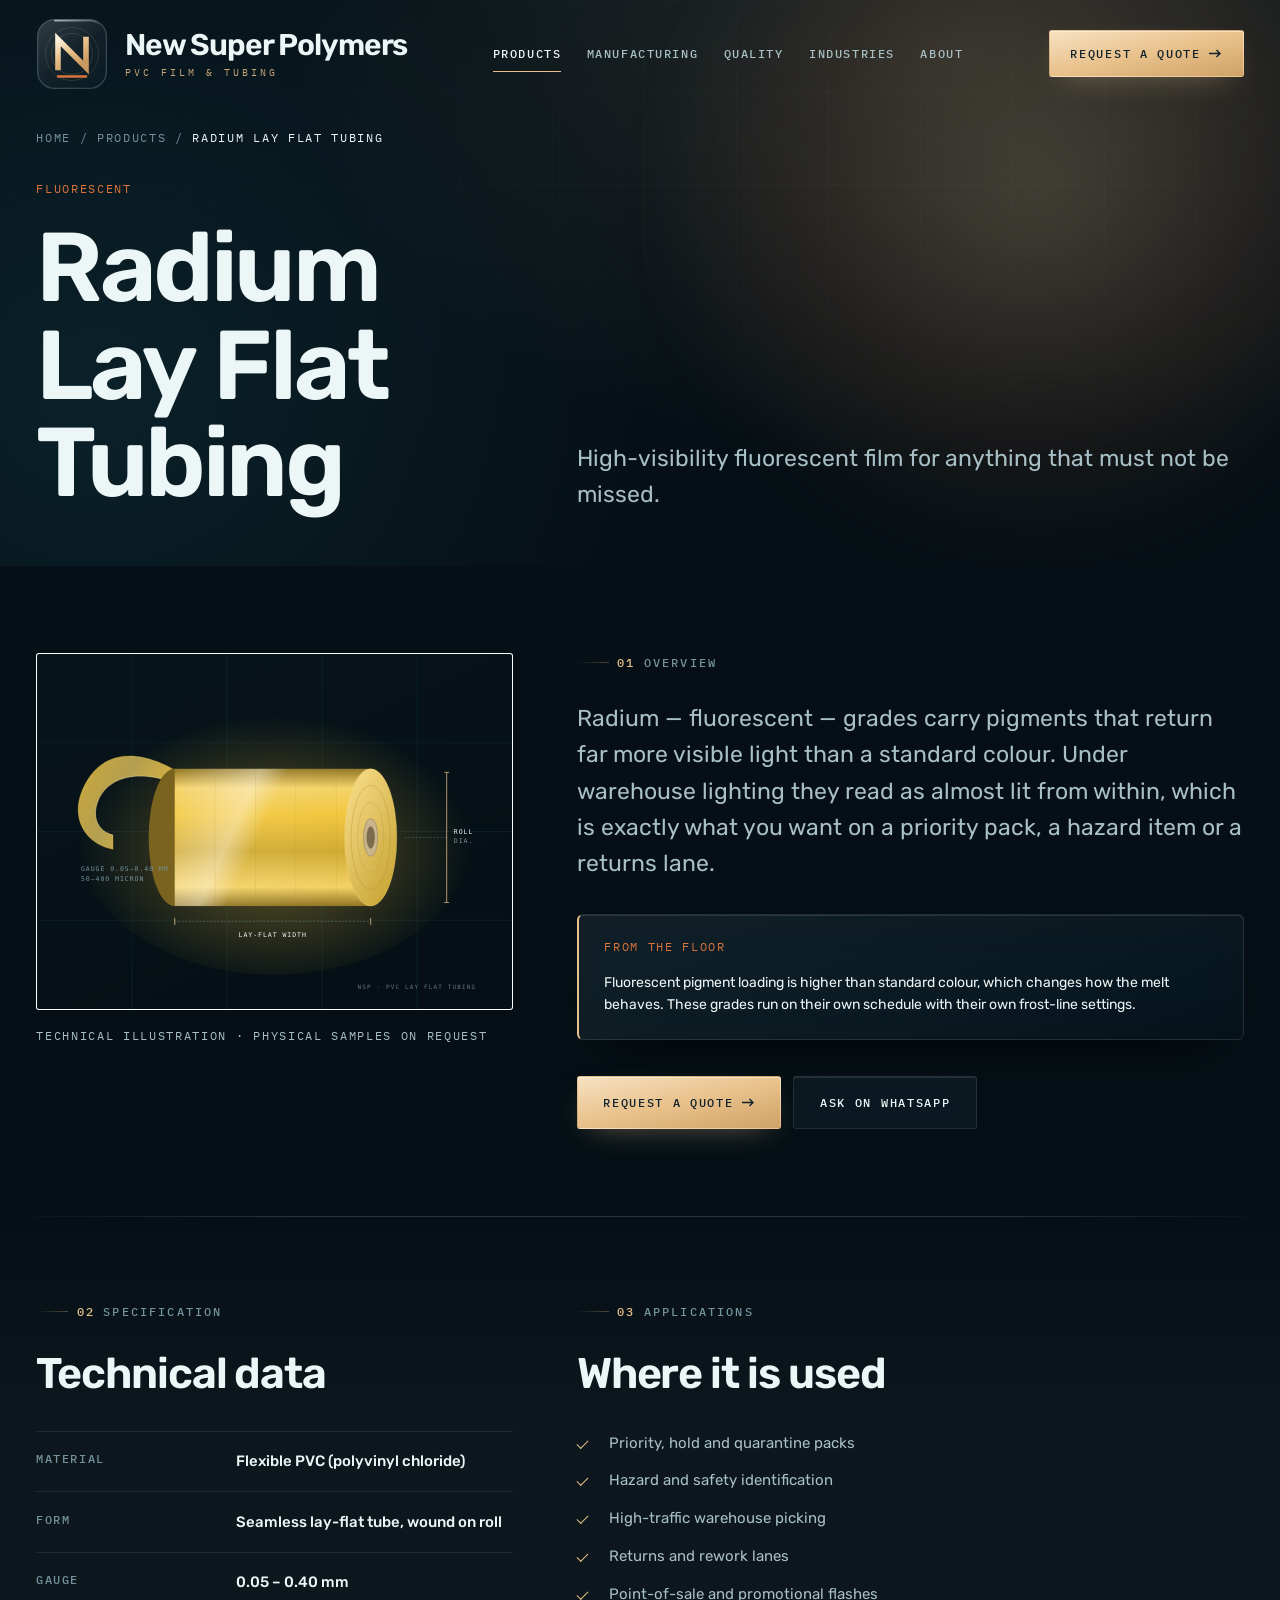
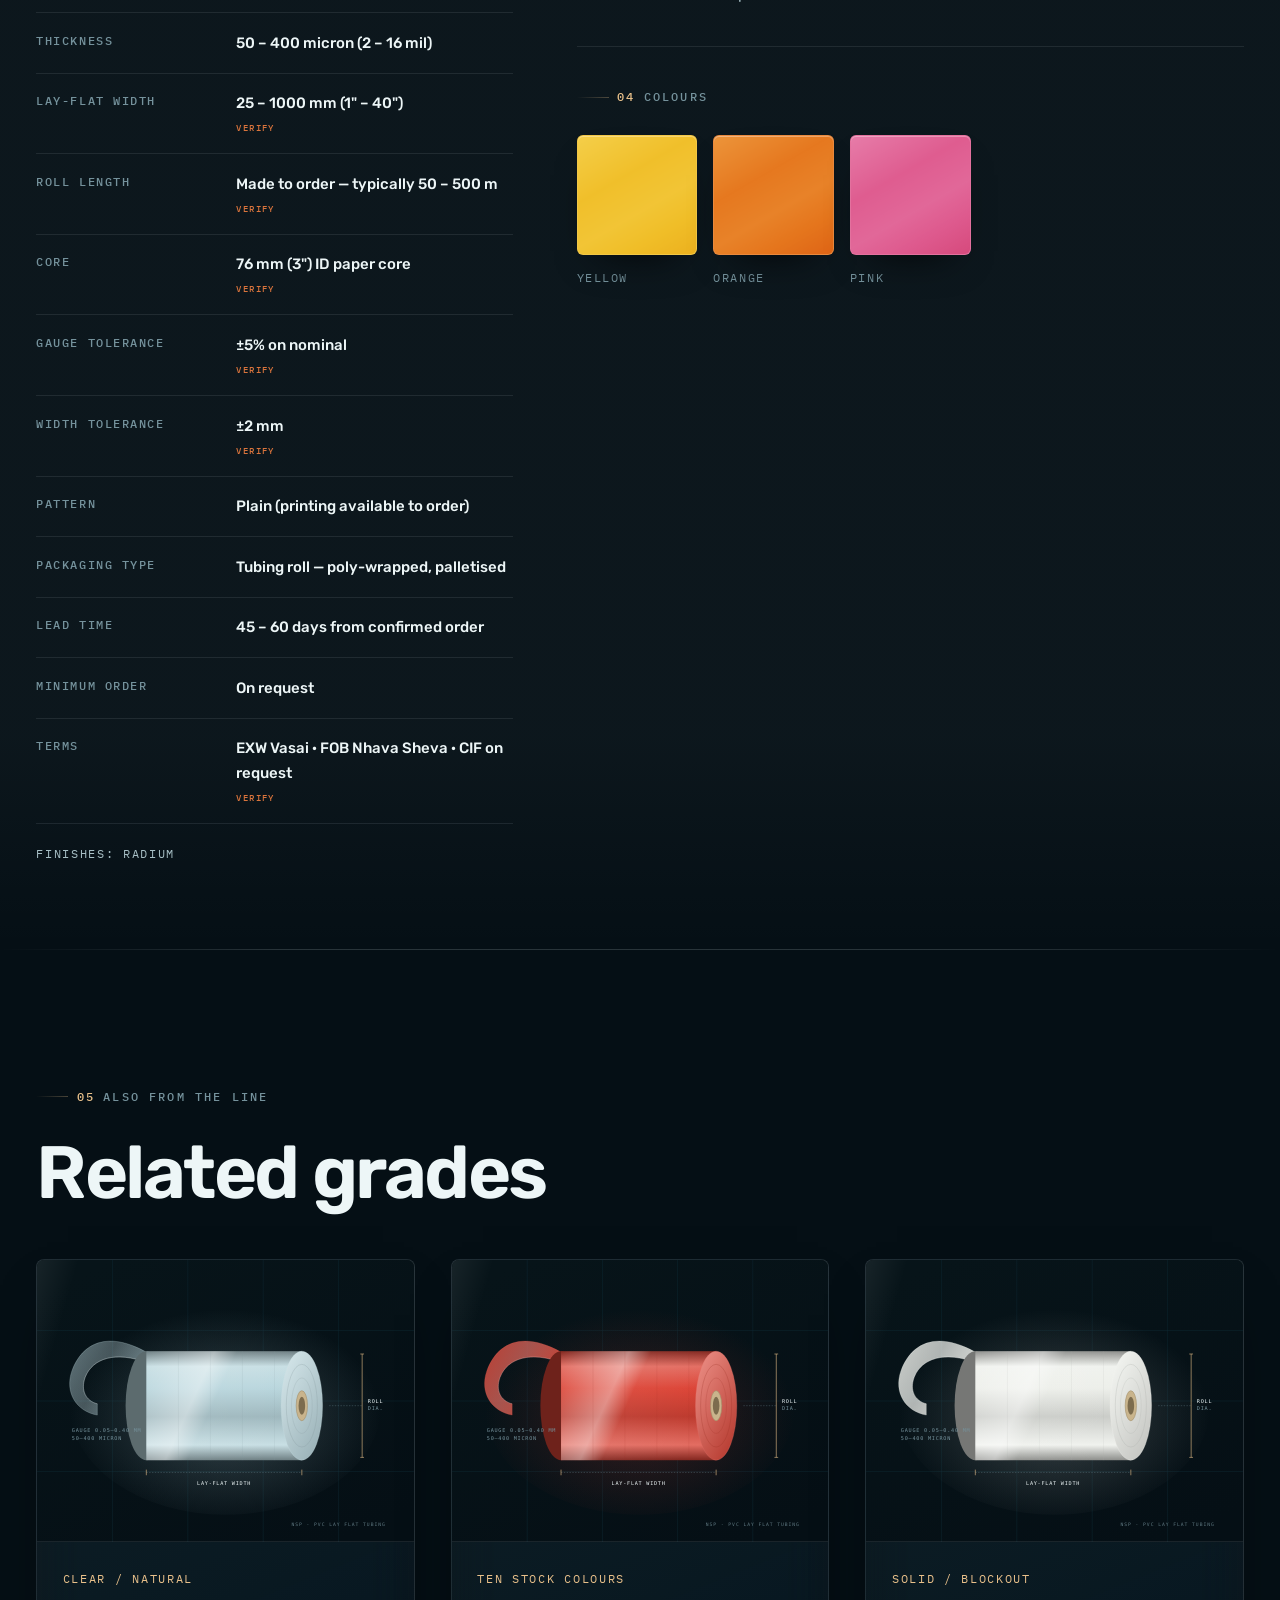
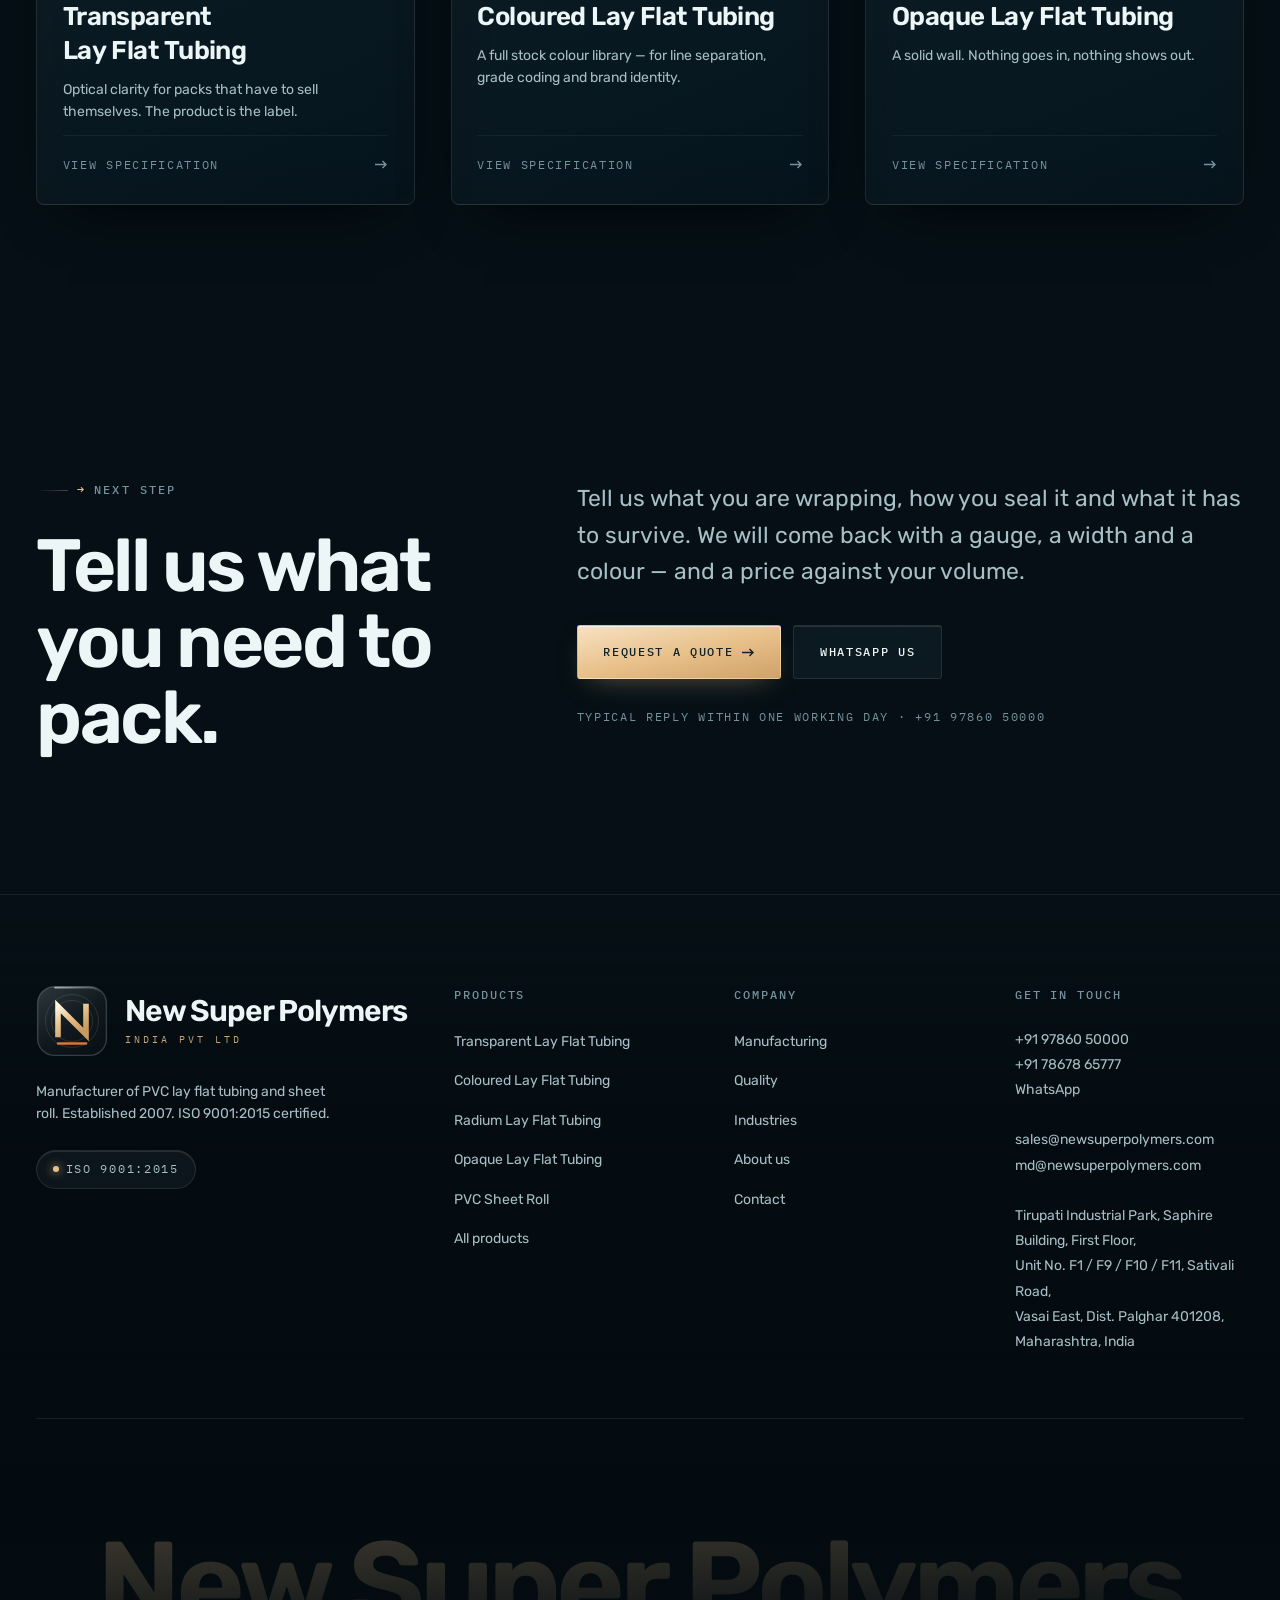
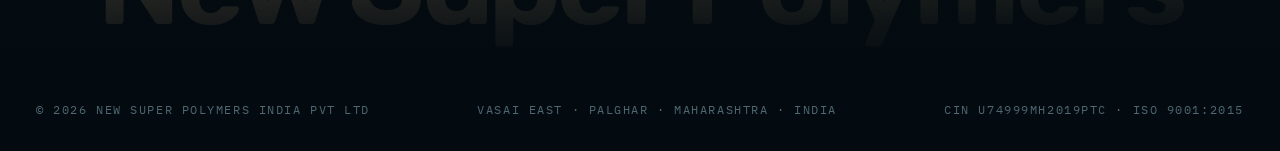
<file: products/lay-flat-tubing-radium.html>
<!doctype html>
<html lang="en">
<head>
<meta charset="utf-8">
<meta name="viewport" content="width=device-width, initial-scale=1">
<title>Radium Lay Flat Tubing | New Super Polymers</title>
<meta name="description" content="High-visibility fluorescent film for anything that must not be missed. ISO 9001:2015 certified PVC film manufacturer, 50 to 400 micron.">
<link rel="canonical" href="https://www.newsuperpolymers.com/products/lay-flat-tubing-radium.html">
<meta property="og:type" content="website">
<meta property="og:site_name" content="New Super Polymers India Pvt Ltd">
<meta property="og:title" content="Radium Lay Flat Tubing | New Super Polymers">
<meta property="og:description" content="High-visibility fluorescent film for anything that must not be missed. ISO 9001:2015 certified PVC film manufacturer, 50 to 400 micron.">
<meta property="og:url" content="https://www.newsuperpolymers.com/products/lay-flat-tubing-radium.html">
<meta name="theme-color" content="#050F15">
<script>document.documentElement.className+=" js";</script>
<link rel="preconnect" href="https://fonts.googleapis.com">
<link rel="preconnect" href="https://fonts.gstatic.com" crossorigin>
<link href="https://fonts.googleapis.com/css2?family=IBM+Plex+Mono:wght@400;500&family=Rubik:ital,wght@0,300..700;1,300..500&display=swap" rel="stylesheet">
<link rel="stylesheet" href="../assets/css/site.css">
<link rel="icon" href="../assets/img/favicon.svg" type="image/svg+xml">
<script type="application/ld+json">{"@context":"https://schema.org","@type":"Product","name":"Radium Lay Flat Tubing","brand":{"@type":"Brand","name":"New Super Polymers"},"material":"Polyvinyl chloride","description":"High-visibility fluorescent film for anything that must not be missed.","manufacturer":{"@type":"Organization","name":"New Super Polymers India Pvt Ltd"}}</script>
</head>
<body>
<a class="skip" href="#main">Skip to content</a>
<header class="hdr on-dark">
  <div class="wrap hdr-in">
    <a class="brand" href="../index.html" aria-label="New Super Polymers India Pvt Ltd — home">
      <svg class="brand-mark" viewBox="0 0 72 72" aria-hidden="true">
  <defs>
    <linearGradient id="tileh" x1=".12" y1="0" x2=".88" y2="1">
      <stop offset="0" stop-color="#E2F4F7" stop-opacity=".17"/>
      <stop offset=".52" stop-color="#E2F4F7" stop-opacity=".05"/>
      <stop offset="1" stop-color="#E2F4F7" stop-opacity=".015"/>
    </linearGradient>
    <linearGradient id="monoh" x1="0" y1="0" x2=".65" y2="1">
      <stop offset="0" stop-color="#FFF3DE"/>
      <stop offset=".5" stop-color="#E8C08A"/>
      <stop offset="1" stop-color="#C99A5F"/>
    </linearGradient>
    <linearGradient id="spech" x1="0" y1="0" x2="1" y2="1">
      <stop offset="0" stop-color="#FFFFFF" stop-opacity=".6"/>
      <stop offset=".6" stop-color="#FFFFFF" stop-opacity="0"/>
    </linearGradient>
  </defs>
  <rect x="1.6" y="1.6" width="68.8" height="68.8" rx="17"
        fill="url(#tileh)" stroke="#E2F4F7" stroke-opacity=".2" stroke-width="1.4"/>
  <path d="M19 2.6h34a16.4 16.4 0 0 1 16.4 16.4" fill="none"
        stroke="url(#spech)" stroke-width="1.7" stroke-linecap="round"/>
  <g stroke="#E8C08A" fill="none" opacity=".14">
    <circle cx="36" cy="36" r="26.5"/><circle cx="36" cy="36" r="20.5"/>
  </g>
  <path d="M22 49.5V21.5l28 28v-28" fill="none" stroke="url(#monoh)"
        stroke-width="5.6" stroke-linecap="square" stroke-linejoin="miter"/>
  <path d="M22 58.5h28" stroke="#D9743C" stroke-width="2.4" stroke-linecap="round"/>
</svg>
      <span class="brand-txt"><b>New Super Polymers</b><span>PVC film &amp; tubing</span></span>
    </a>
    <nav class="nav" aria-label="Primary"><a href="../products/" aria-current="page">Products</a><a href="../manufacturing.html">Manufacturing</a><a href="../quality.html">Quality</a><a href="../industries.html">Industries</a><a href="../about.html">About</a></nav>
    <a class="btn hdr-cta" href="../contact.html">Request a quote
      <svg class="arw" width="13" height="9" viewBox="0 0 13 9" fill="none" aria-hidden="true">
        <path d="M0 4.5h11M7.5 1l3.5 3.5L7.5 8" stroke="currentColor" stroke-width="1.4"/></svg></a>
    <button class="burger" aria-label="Menu" aria-expanded="false" aria-controls="mnav"><span></span></button>
  </div>
</header>
<div class="mobile-nav" id="mnav">
  <nav aria-label="Mobile"><a class="mn-link" href="../products/">Products</a><a class="mn-link" href="../manufacturing.html">Manufacturing</a><a class="mn-link" href="../quality.html">Quality</a><a class="mn-link" href="../industries.html">Industries</a><a class="mn-link" href="../about.html">About</a><a class="mn-link" href="../contact.html">Contact</a></nav>
  <div style="padding-top:2rem">
    <p class="mono" style="color:var(--fg-inv-3);margin-bottom:.75rem">Enquiries</p>
    <p><a href="mailto:sales@newsuperpolymers.com" style="color:var(--fg-inv)">sales@newsuperpolymers.com</a></p>
    <p><a href="tel:+919786050000" style="color:var(--fg-inv)">+91 97860 50000</a></p>
  </div>
</div>
<main id="main">

<section class="hero dark" style="padding-block:clamp(8rem,14vh,11rem) clamp(3rem,6vh,5rem)">
  <div class="hero-grid"></div><div class="hero-glow"></div>
  <div class="wrap hero-in">
    <nav class="mono" aria-label="Breadcrumb" style="margin-bottom:2rem;color:var(--fg-inv-3)">
      <a href="../index.html">Home</a> / <a href="../products/">Products</a> / <span style="color:var(--fg-inv)">Radium Lay Flat Tubing</span>
    </nav>
    <div class="split" style="align-items:end">
      <div>
        <p class="mono rv" style="color:var(--molten);margin-bottom:1.25rem">Fluorescent</p>
        <h1 class="h1 rv rv-d1">Radium Lay&nbsp;Flat Tubing</h1>
      </div>
      <p class="lead rv rv-d2" style="max-width:48ch">High-visibility fluorescent film for anything that must not be missed.</p>
    </div>
  </div>
</section>

<section class="sec-sm">
  <div class="wrap split">
    <div class="rv">
      <img src="../assets/img/roll-yellow.svg" alt="Radium Lay Flat Tubing — technical illustration"
           width="800" height="600" style="border:1px solid var(--line);border-radius:3px;background:#fff">
      <p class="mono muted" style="margin-top:1rem">Technical illustration · physical samples on request</p>
    </div>
    <div class="rv rv-d1 prose">
      <p class="eyebrow"><span class="idx">01</span><span>Overview</span></p>
      <p class="lead">Radium — fluorescent — grades carry pigments that return far more visible light than a standard colour. Under warehouse lighting they read as almost lit from within, which is exactly what you want on a priority pack, a hazard item or a returns lane.</p>
      <div class="notice" style="margin-top:2rem">
        <p class="mono" style="color:var(--molten);margin-bottom:.6rem">From the floor</p>
        <p class="small">Fluorescent pigment loading is higher than standard colour, which changes how the melt behaves. These grades run on their own schedule with their own frost-line settings.</p>
      </div>
      <div class="btn-row" style="margin-top:2.25rem">
        <a class="btn" href="../contact.html?product=lay-flat-tubing-radium">Request a quote <svg class="arw" width="13" height="9" viewBox="0 0 13 9" fill="none" aria-hidden="true"><path d="M0 4.5h11M7.5 1l3.5 3.5L7.5 8" stroke="currentColor" stroke-width="1.4"/></svg></a>
        <a class="btn btn-ghost" href="https://wa.me/919786050000" rel="noopener">Ask on WhatsApp</a>
      </div>
    </div>
  </div>
</section>

<section class="sec-sm paper-2">
  <div class="wrap">
    <div class="split">
      <div class="rv">
        <p class="eyebrow"><span class="idx">02</span><span>Specification</span></p>
        <h2 class="h3" style="margin-bottom:2rem">Technical data</h2>
        <table class="spec"><tr><th>Material</th><td>Flexible PVC (polyvinyl chloride)</td></tr>
<tr><th>Form</th><td>Seamless lay-flat tube, wound on roll</td></tr>
<tr><th>Gauge</th><td>0.05 – 0.40 mm</td></tr>
<tr><th>Thickness</th><td>50 – 400 micron (2 – 16 mil)</td></tr>
<tr><th>Lay-flat width</th><td>25 – 1000 mm (1&quot; – 40&quot;)<em>verify</em></td></tr>
<tr><th>Roll length</th><td>Made to order — typically 50 – 500 m<em>verify</em></td></tr>
<tr><th>Core</th><td>76 mm (3&quot;) ID paper core<em>verify</em></td></tr>
<tr><th>Gauge tolerance</th><td>&plusmn;5% on nominal<em>verify</em></td></tr>
<tr><th>Width tolerance</th><td>&plusmn;2 mm<em>verify</em></td></tr>
<tr><th>Pattern</th><td>Plain (printing available to order)</td></tr>
<tr><th>Packaging type</th><td>Tubing roll — poly-wrapped, palletised</td></tr>
<tr><th>Lead time</th><td>45 – 60 days from confirmed order</td></tr>
<tr><th>Minimum order</th><td>On request</td></tr>
<tr><th>Terms</th><td>EXW Vasai · FOB Nhava Sheva · CIF on request<em>verify</em></td></tr></table>
        <p class="mono muted" style="margin-top:1.25rem">Finishes: radium</p>
      </div>
      <div class="rv rv-d1">
        <p class="eyebrow"><span class="idx">03</span><span>Applications</span></p>
        <h2 class="h3" style="margin-bottom:2rem">Where it is used</h2>
        <ul class="chk"><li>Priority, hold and quarantine packs</li><li>Hazard and safety identification</li><li>High-traffic warehouse picking</li><li>Returns and rework lanes</li><li>Point-of-sale and promotional flashes</li></ul>
        <hr class="rule" style="margin:2.5rem 0">
        <p class="eyebrow"><span class="idx">04</span><span>Colours</span></p>
        <div class="swatches"><div class="sw" style="color:#F0BE28"><div class="sw-chip" style="background:#F0BE28"></div>
          <span class="sw-name">Yellow</span></div><div class="sw" style="color:#E5761D"><div class="sw-chip" style="background:#E5761D"></div>
          <span class="sw-name">Orange</span></div><div class="sw" style="color:#DE5A8E"><div class="sw-chip" style="background:#DE5A8E"></div>
          <span class="sw-name">Pink</span></div></div>
      </div>
    </div>
  </div>
</section>

<section class="sec">
  <div class="wrap">
    <div class="rv" style="margin-bottom:clamp(2rem,4vw,3rem)">
      <p class="eyebrow"><span class="idx">05</span><span>Also from the line</span></p><h2 class="h2">Related grades</h2>
    </div>
    <div class="grid g-3"><article class="card rv" data-tags="tubing transparent">
  <div class="card-media"><img src="../assets/img/roll-natural.svg" alt="Transparent Lay Flat Tubing — technical illustration" loading="lazy" width="800" height="600"></div>
  <div class="card-body">
    <span class="card-tag">Clear / natural</span>
    <h3 class="h4"><a class="stretch" href="../products/lay-flat-tubing-transparent.html">Transparent Lay&nbsp;Flat Tubing</a></h3>
    <p class="small muted">Optical clarity for packs that have to sell themselves. The product is the label.</p>
    <div class="card-foot"><span class="mono">View specification</span><svg class="arw" width="13" height="9" viewBox="0 0 13 9" fill="none" aria-hidden="true"><path d="M0 4.5h11M7.5 1l3.5 3.5L7.5 8" stroke="currentColor" stroke-width="1.4"/></svg></div>
  </div>
</article><article class="card rv" data-tags="tubing coloured opaque">
  <div class="card-media"><img src="../assets/img/roll-red.svg" alt="Coloured Lay Flat Tubing — technical illustration" loading="lazy" width="800" height="600"></div>
  <div class="card-body">
    <span class="card-tag">Ten stock colours</span>
    <h3 class="h4"><a class="stretch" href="../products/lay-flat-tubing-coloured.html">Coloured Lay&nbsp;Flat Tubing</a></h3>
    <p class="small muted">A full stock colour library — for line separation, grade coding and brand identity.</p>
    <div class="card-foot"><span class="mono">View specification</span><svg class="arw" width="13" height="9" viewBox="0 0 13 9" fill="none" aria-hidden="true"><path d="M0 4.5h11M7.5 1l3.5 3.5L7.5 8" stroke="currentColor" stroke-width="1.4"/></svg></div>
  </div>
</article><article class="card rv" data-tags="tubing opaque">
  <div class="card-media"><img src="../assets/img/roll-white.svg" alt="Opaque Lay Flat Tubing — technical illustration" loading="lazy" width="800" height="600"></div>
  <div class="card-body">
    <span class="card-tag">Solid / blockout</span>
    <h3 class="h4"><a class="stretch" href="../products/lay-flat-tubing-opaque.html">Opaque Lay&nbsp;Flat Tubing</a></h3>
    <p class="small muted">A solid wall. Nothing goes in, nothing shows out.</p>
    <div class="card-foot"><span class="mono">View specification</span><svg class="arw" width="13" height="9" viewBox="0 0 13 9" fill="none" aria-hidden="true"><path d="M0 4.5h11M7.5 1l3.5 3.5L7.5 8" stroke="currentColor" stroke-width="1.4"/></svg></div>
  </div>
</article></div>
  </div>
</section>

<section class="sec dark">
  <div class="wrap">
    <div class="split">
      <div class="rv">
        <p class="eyebrow"><span class="idx">→</span><span>Next step</span></p>
        <h2 class="h2">Tell us what<br>you need to pack.</h2>
      </div>
      <div class="rv rv-d1">
        <p class="lead" style="max-width:52ch">Tell us what you are wrapping, how you seal it and what
        it has to survive. We will come back with a gauge, a width and a colour — and a price against
        your volume.</p>
        <div class="btn-row" style="margin-top:2.25rem">
          <a class="btn" href="../contact.html">Request a quote <svg class="arw" width="13" height="9" viewBox="0 0 13 9" fill="none" aria-hidden="true"><path d="M0 4.5h11M7.5 1l3.5 3.5L7.5 8" stroke="currentColor" stroke-width="1.4"/></svg></a>
          <a class="btn btn-ghost" href="https://wa.me/919786050000" rel="noopener">WhatsApp us</a>
        </div>
        <p class="mono" style="margin-top:1.75rem;color:var(--fg-inv-3)">
          Typical reply within one working day · +91 97860 50000</p>
      </div>
    </div>
  </div>
</section>
</main>
<footer class="ftr">
  <div class="wrap">
    <div class="ftr-grid">
      <div>
        <a class="brand" href="../index.html" style="color:var(--fg-inv)"><svg class="brand-mark" viewBox="0 0 72 72" aria-hidden="true">
  <defs>
    <linearGradient id="tilef" x1=".12" y1="0" x2=".88" y2="1">
      <stop offset="0" stop-color="#E2F4F7" stop-opacity=".17"/>
      <stop offset=".52" stop-color="#E2F4F7" stop-opacity=".05"/>
      <stop offset="1" stop-color="#E2F4F7" stop-opacity=".015"/>
    </linearGradient>
    <linearGradient id="monof" x1="0" y1="0" x2=".65" y2="1">
      <stop offset="0" stop-color="#FFF3DE"/>
      <stop offset=".5" stop-color="#E8C08A"/>
      <stop offset="1" stop-color="#C99A5F"/>
    </linearGradient>
    <linearGradient id="specf" x1="0" y1="0" x2="1" y2="1">
      <stop offset="0" stop-color="#FFFFFF" stop-opacity=".6"/>
      <stop offset=".6" stop-color="#FFFFFF" stop-opacity="0"/>
    </linearGradient>
  </defs>
  <rect x="1.6" y="1.6" width="68.8" height="68.8" rx="17"
        fill="url(#tilef)" stroke="#E2F4F7" stroke-opacity=".2" stroke-width="1.4"/>
  <path d="M19 2.6h34a16.4 16.4 0 0 1 16.4 16.4" fill="none"
        stroke="url(#specf)" stroke-width="1.7" stroke-linecap="round"/>
  <g stroke="#E8C08A" fill="none" opacity=".14">
    <circle cx="36" cy="36" r="26.5"/><circle cx="36" cy="36" r="20.5"/>
  </g>
  <path d="M22 49.5V21.5l28 28v-28" fill="none" stroke="url(#monof)"
        stroke-width="5.6" stroke-linecap="square" stroke-linejoin="miter"/>
  <path d="M22 58.5h28" stroke="#D9743C" stroke-width="2.4" stroke-linecap="round"/>
</svg>
          <span class="brand-txt"><b>New Super Polymers</b><span>India Pvt Ltd</span></span></a>
        <p class="small" style="color:var(--fg-inv-2);margin-top:1.5rem;max-width:34ch">
          Manufacturer of PVC lay flat tubing and sheet roll. Established 2007.
          ISO&nbsp;9001:2015 certified.</p>
        <a class="badge" style="margin-top:1.5rem" href="../quality.html"><span class="dot"></span>ISO 9001:2015</a>
      </div>
      <div><h5>Products</h5><ul><li><a href="../products/lay-flat-tubing-transparent.html">Transparent Lay Flat Tubing</a></li><li><a href="../products/lay-flat-tubing-coloured.html">Coloured Lay Flat Tubing</a></li><li><a href="../products/lay-flat-tubing-radium.html">Radium Lay Flat Tubing</a></li><li><a href="../products/lay-flat-tubing-opaque.html">Opaque Lay Flat Tubing</a></li><li><a href="../products/pvc-sheet-roll.html">PVC Sheet Roll</a></li>
        <li><a href="../products/">All products</a></li></ul></div>
      <div><h5>Company</h5><ul>
        <li><a href="../manufacturing.html">Manufacturing</a></li>
        <li><a href="../quality.html">Quality</a></li>
        <li><a href="../industries.html">Industries</a></li>
        <li><a href="../about.html">About us</a></li>
        <li><a href="../contact.html">Contact</a></li></ul></div>
      <div><h5>Get in touch</h5>
        <address>
          <a href="tel:+919786050000">+91 97860 50000</a><br>
          <a href="tel:+917867865777">+91 78678 65777</a><br>
          <a href="https://wa.me/919786050000" rel="noopener">WhatsApp</a><br><br>
          <a href="mailto:sales@newsuperpolymers.com">sales@newsuperpolymers.com</a><br>
          <a href="mailto:md@newsuperpolymers.com">md@newsuperpolymers.com</a><br><br>
          Tirupati Industrial Park, Saphire Building, First Floor,<br>Unit No. F1 / F9 / F10 / F11, Sativali Road,<br>Vasai East, Dist. Palghar 401208, Maharashtra, India
        </address></div>
    </div>
    <div class="ftr-mark" aria-hidden="true">New Super Polymers</div>
    <div class="ftr-bot">
      <span>&copy; <span data-year></span> New Super Polymers India Pvt Ltd</span>
      <span>Vasai East · Palghar · Maharashtra · India</span>
      <span>CIN U74999MH2019PTC · ISO 9001:2015</span>
    </div>
  </div>
</footer>
<script src="../assets/js/site.js" defer></script>
</body>
</html>
</file>
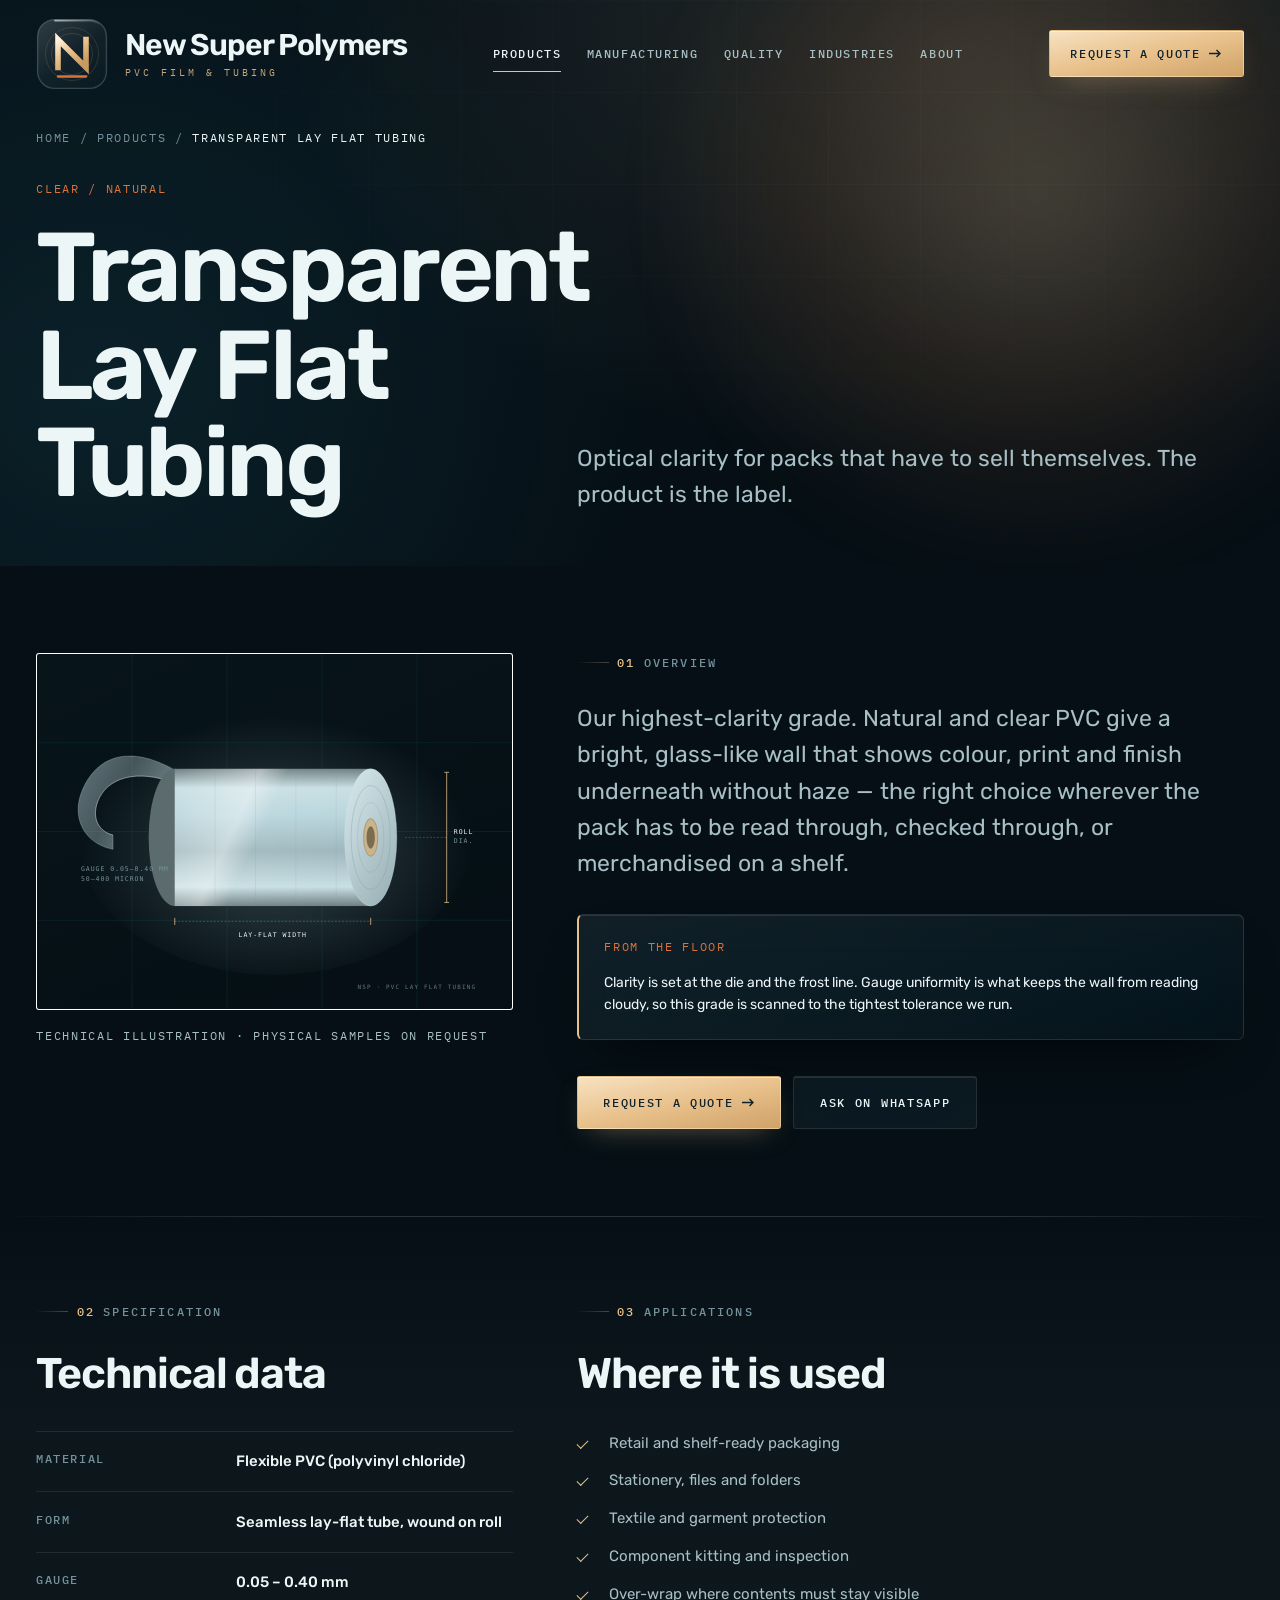
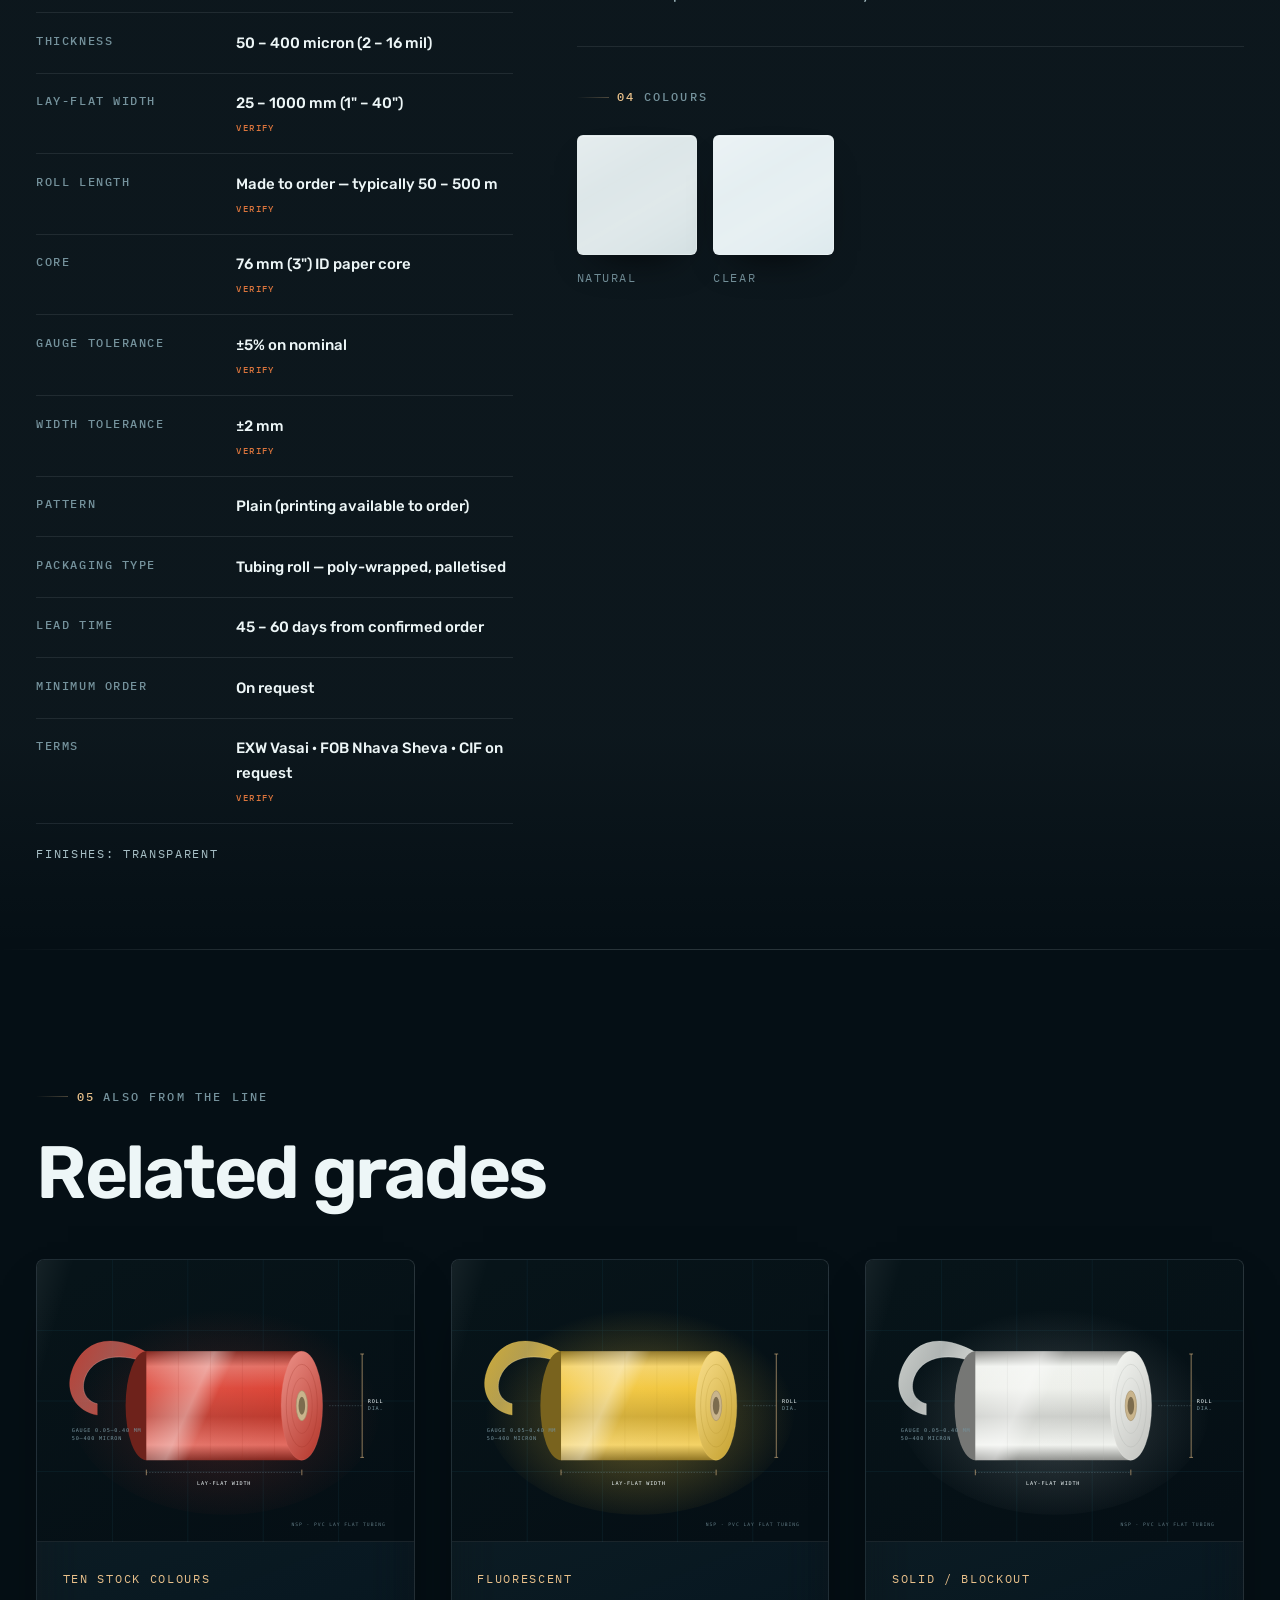
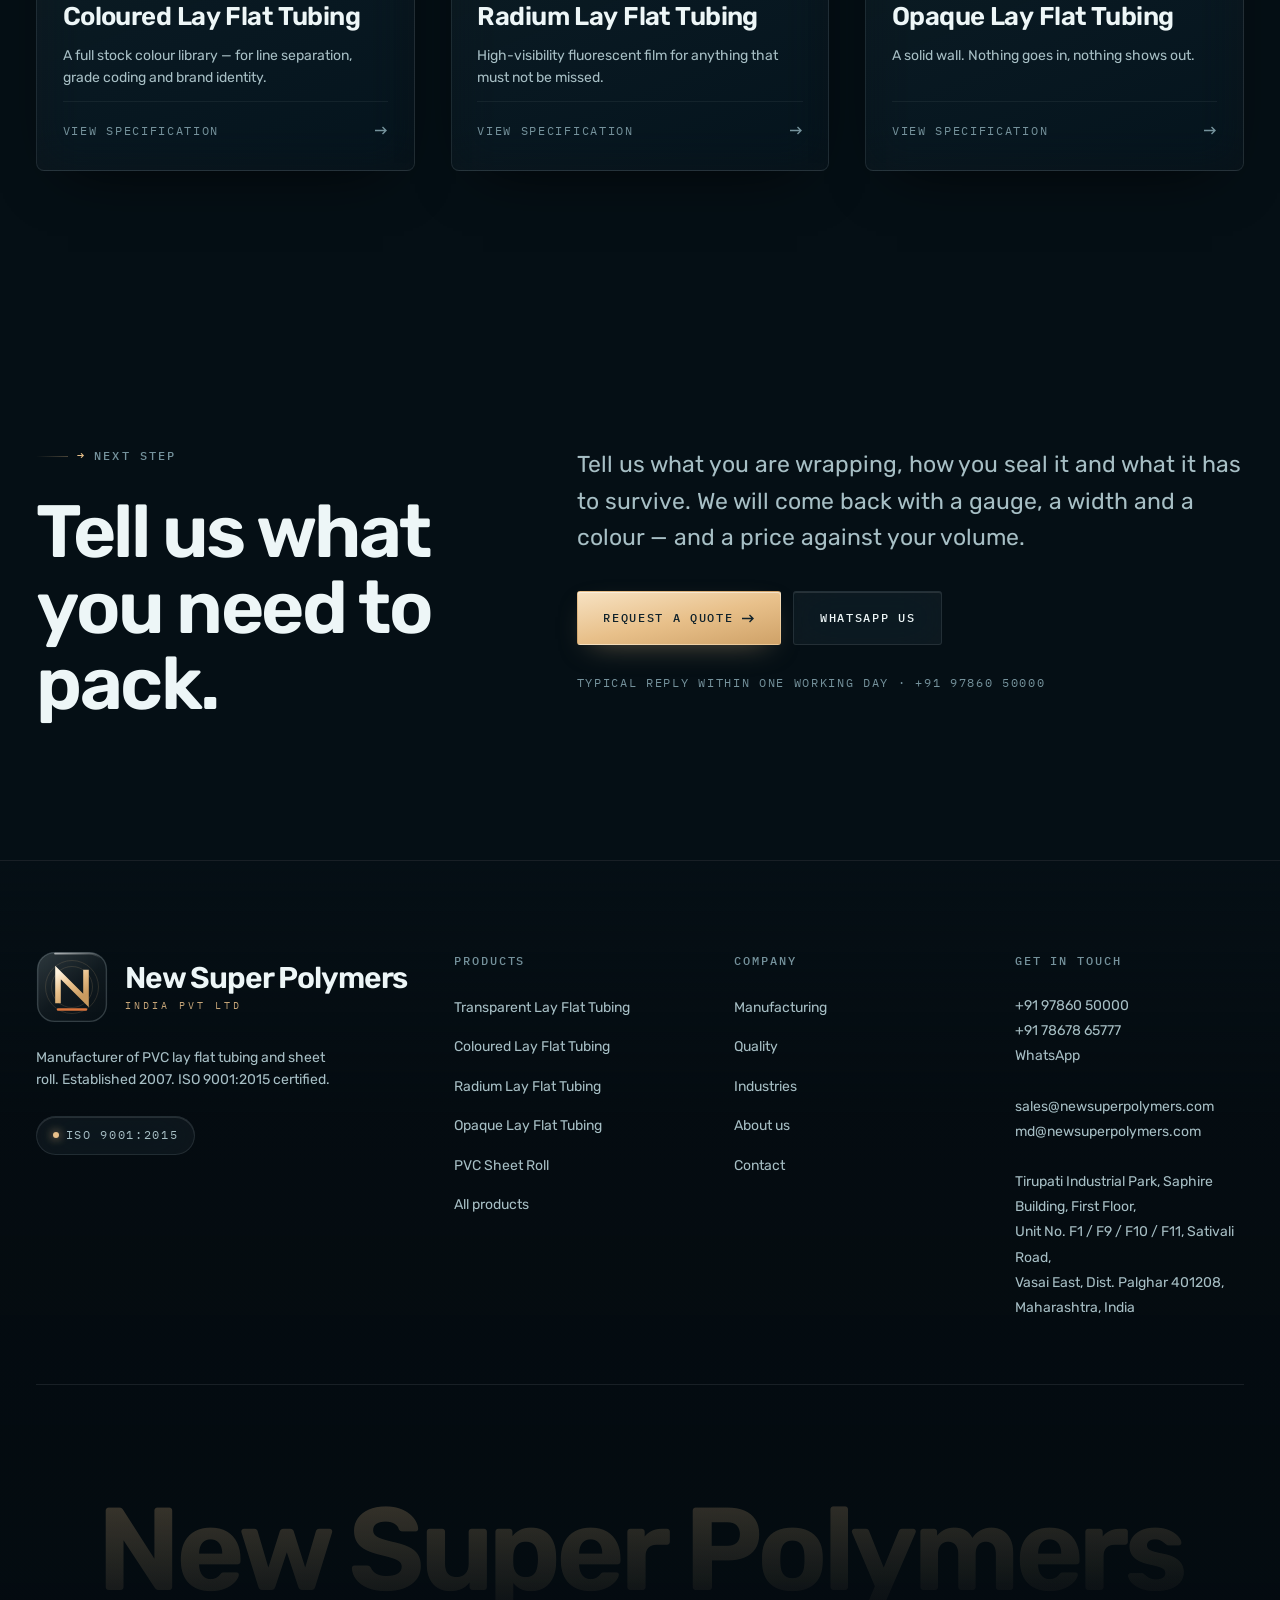
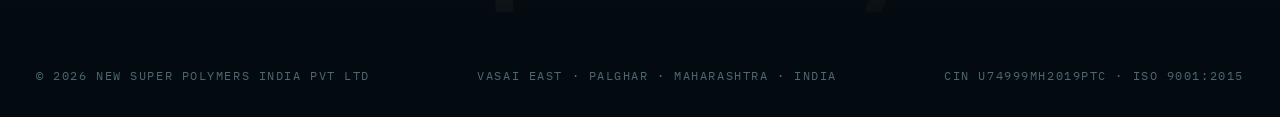
<file: products/lay-flat-tubing-transparent.html>
<!doctype html>
<html lang="en">
<head>
<meta charset="utf-8">
<meta name="viewport" content="width=device-width, initial-scale=1">
<title>Transparent Lay Flat Tubing | New Super Polymers</title>
<meta name="description" content="Optical clarity for packs that have to sell themselves. The product is the label. ISO 9001:2015 certified PVC film manufacturer, 50 to 400 micron.">
<link rel="canonical" href="https://www.newsuperpolymers.com/products/lay-flat-tubing-transparent.html">
<meta property="og:type" content="website">
<meta property="og:site_name" content="New Super Polymers India Pvt Ltd">
<meta property="og:title" content="Transparent Lay Flat Tubing | New Super Polymers">
<meta property="og:description" content="Optical clarity for packs that have to sell themselves. The product is the label. ISO 9001:2015 certified PVC film manufacturer, 50 to 400 micron.">
<meta property="og:url" content="https://www.newsuperpolymers.com/products/lay-flat-tubing-transparent.html">
<meta name="theme-color" content="#050F15">
<script>document.documentElement.className+=" js";</script>
<link rel="preconnect" href="https://fonts.googleapis.com">
<link rel="preconnect" href="https://fonts.gstatic.com" crossorigin>
<link href="https://fonts.googleapis.com/css2?family=IBM+Plex+Mono:wght@400;500&family=Rubik:ital,wght@0,300..700;1,300..500&display=swap" rel="stylesheet">
<link rel="stylesheet" href="../assets/css/site.css">
<link rel="icon" href="../assets/img/favicon.svg" type="image/svg+xml">
<script type="application/ld+json">{"@context":"https://schema.org","@type":"Product","name":"Transparent Lay Flat Tubing","brand":{"@type":"Brand","name":"New Super Polymers"},"material":"Polyvinyl chloride","description":"Optical clarity for packs that have to sell themselves. The product is the label.","manufacturer":{"@type":"Organization","name":"New Super Polymers India Pvt Ltd"}}</script>
</head>
<body>
<a class="skip" href="#main">Skip to content</a>
<header class="hdr on-dark">
  <div class="wrap hdr-in">
    <a class="brand" href="../index.html" aria-label="New Super Polymers India Pvt Ltd — home">
      <svg class="brand-mark" viewBox="0 0 72 72" aria-hidden="true">
  <defs>
    <linearGradient id="tileh" x1=".12" y1="0" x2=".88" y2="1">
      <stop offset="0" stop-color="#E2F4F7" stop-opacity=".17"/>
      <stop offset=".52" stop-color="#E2F4F7" stop-opacity=".05"/>
      <stop offset="1" stop-color="#E2F4F7" stop-opacity=".015"/>
    </linearGradient>
    <linearGradient id="monoh" x1="0" y1="0" x2=".65" y2="1">
      <stop offset="0" stop-color="#FFF3DE"/>
      <stop offset=".5" stop-color="#E8C08A"/>
      <stop offset="1" stop-color="#C99A5F"/>
    </linearGradient>
    <linearGradient id="spech" x1="0" y1="0" x2="1" y2="1">
      <stop offset="0" stop-color="#FFFFFF" stop-opacity=".6"/>
      <stop offset=".6" stop-color="#FFFFFF" stop-opacity="0"/>
    </linearGradient>
  </defs>
  <rect x="1.6" y="1.6" width="68.8" height="68.8" rx="17"
        fill="url(#tileh)" stroke="#E2F4F7" stroke-opacity=".2" stroke-width="1.4"/>
  <path d="M19 2.6h34a16.4 16.4 0 0 1 16.4 16.4" fill="none"
        stroke="url(#spech)" stroke-width="1.7" stroke-linecap="round"/>
  <g stroke="#E8C08A" fill="none" opacity=".14">
    <circle cx="36" cy="36" r="26.5"/><circle cx="36" cy="36" r="20.5"/>
  </g>
  <path d="M22 49.5V21.5l28 28v-28" fill="none" stroke="url(#monoh)"
        stroke-width="5.6" stroke-linecap="square" stroke-linejoin="miter"/>
  <path d="M22 58.5h28" stroke="#D9743C" stroke-width="2.4" stroke-linecap="round"/>
</svg>
      <span class="brand-txt"><b>New Super Polymers</b><span>PVC film &amp; tubing</span></span>
    </a>
    <nav class="nav" aria-label="Primary"><a href="../products/" aria-current="page">Products</a><a href="../manufacturing.html">Manufacturing</a><a href="../quality.html">Quality</a><a href="../industries.html">Industries</a><a href="../about.html">About</a></nav>
    <a class="btn hdr-cta" href="../contact.html">Request a quote
      <svg class="arw" width="13" height="9" viewBox="0 0 13 9" fill="none" aria-hidden="true">
        <path d="M0 4.5h11M7.5 1l3.5 3.5L7.5 8" stroke="currentColor" stroke-width="1.4"/></svg></a>
    <button class="burger" aria-label="Menu" aria-expanded="false" aria-controls="mnav"><span></span></button>
  </div>
</header>
<div class="mobile-nav" id="mnav">
  <nav aria-label="Mobile"><a class="mn-link" href="../products/">Products</a><a class="mn-link" href="../manufacturing.html">Manufacturing</a><a class="mn-link" href="../quality.html">Quality</a><a class="mn-link" href="../industries.html">Industries</a><a class="mn-link" href="../about.html">About</a><a class="mn-link" href="../contact.html">Contact</a></nav>
  <div style="padding-top:2rem">
    <p class="mono" style="color:var(--fg-inv-3);margin-bottom:.75rem">Enquiries</p>
    <p><a href="mailto:sales@newsuperpolymers.com" style="color:var(--fg-inv)">sales@newsuperpolymers.com</a></p>
    <p><a href="tel:+919786050000" style="color:var(--fg-inv)">+91 97860 50000</a></p>
  </div>
</div>
<main id="main">

<section class="hero dark" style="padding-block:clamp(8rem,14vh,11rem) clamp(3rem,6vh,5rem)">
  <div class="hero-grid"></div><div class="hero-glow"></div>
  <div class="wrap hero-in">
    <nav class="mono" aria-label="Breadcrumb" style="margin-bottom:2rem;color:var(--fg-inv-3)">
      <a href="../index.html">Home</a> / <a href="../products/">Products</a> / <span style="color:var(--fg-inv)">Transparent Lay Flat Tubing</span>
    </nav>
    <div class="split" style="align-items:end">
      <div>
        <p class="mono rv" style="color:var(--molten);margin-bottom:1.25rem">Clear / natural</p>
        <h1 class="h1 rv rv-d1">Transparent Lay&nbsp;Flat Tubing</h1>
      </div>
      <p class="lead rv rv-d2" style="max-width:48ch">Optical clarity for packs that have to sell themselves. The product is the label.</p>
    </div>
  </div>
</section>

<section class="sec-sm">
  <div class="wrap split">
    <div class="rv">
      <img src="../assets/img/roll-natural.svg" alt="Transparent Lay Flat Tubing — technical illustration"
           width="800" height="600" style="border:1px solid var(--line);border-radius:3px;background:#fff">
      <p class="mono muted" style="margin-top:1rem">Technical illustration · physical samples on request</p>
    </div>
    <div class="rv rv-d1 prose">
      <p class="eyebrow"><span class="idx">01</span><span>Overview</span></p>
      <p class="lead">Our highest-clarity grade. Natural and clear PVC give a bright, glass-like wall that shows colour, print and finish underneath without haze — the right choice wherever the pack has to be read through, checked through, or merchandised on a shelf.</p>
      <div class="notice" style="margin-top:2rem">
        <p class="mono" style="color:var(--molten);margin-bottom:.6rem">From the floor</p>
        <p class="small">Clarity is set at the die and the frost line. Gauge uniformity is what keeps the wall from reading cloudy, so this grade is scanned to the tightest tolerance we run.</p>
      </div>
      <div class="btn-row" style="margin-top:2.25rem">
        <a class="btn" href="../contact.html?product=lay-flat-tubing-transparent">Request a quote <svg class="arw" width="13" height="9" viewBox="0 0 13 9" fill="none" aria-hidden="true"><path d="M0 4.5h11M7.5 1l3.5 3.5L7.5 8" stroke="currentColor" stroke-width="1.4"/></svg></a>
        <a class="btn btn-ghost" href="https://wa.me/919786050000" rel="noopener">Ask on WhatsApp</a>
      </div>
    </div>
  </div>
</section>

<section class="sec-sm paper-2">
  <div class="wrap">
    <div class="split">
      <div class="rv">
        <p class="eyebrow"><span class="idx">02</span><span>Specification</span></p>
        <h2 class="h3" style="margin-bottom:2rem">Technical data</h2>
        <table class="spec"><tr><th>Material</th><td>Flexible PVC (polyvinyl chloride)</td></tr>
<tr><th>Form</th><td>Seamless lay-flat tube, wound on roll</td></tr>
<tr><th>Gauge</th><td>0.05 – 0.40 mm</td></tr>
<tr><th>Thickness</th><td>50 – 400 micron (2 – 16 mil)</td></tr>
<tr><th>Lay-flat width</th><td>25 – 1000 mm (1&quot; – 40&quot;)<em>verify</em></td></tr>
<tr><th>Roll length</th><td>Made to order — typically 50 – 500 m<em>verify</em></td></tr>
<tr><th>Core</th><td>76 mm (3&quot;) ID paper core<em>verify</em></td></tr>
<tr><th>Gauge tolerance</th><td>&plusmn;5% on nominal<em>verify</em></td></tr>
<tr><th>Width tolerance</th><td>&plusmn;2 mm<em>verify</em></td></tr>
<tr><th>Pattern</th><td>Plain (printing available to order)</td></tr>
<tr><th>Packaging type</th><td>Tubing roll — poly-wrapped, palletised</td></tr>
<tr><th>Lead time</th><td>45 – 60 days from confirmed order</td></tr>
<tr><th>Minimum order</th><td>On request</td></tr>
<tr><th>Terms</th><td>EXW Vasai · FOB Nhava Sheva · CIF on request<em>verify</em></td></tr></table>
        <p class="mono muted" style="margin-top:1.25rem">Finishes: transparent</p>
      </div>
      <div class="rv rv-d1">
        <p class="eyebrow"><span class="idx">03</span><span>Applications</span></p>
        <h2 class="h3" style="margin-bottom:2rem">Where it is used</h2>
        <ul class="chk"><li>Retail and shelf-ready packaging</li><li>Stationery, files and folders</li><li>Textile and garment protection</li><li>Component kitting and inspection</li><li>Over-wrap where contents must stay visible</li></ul>
        <hr class="rule" style="margin:2.5rem 0">
        <p class="eyebrow"><span class="idx">04</span><span>Colours</span></p>
        <div class="swatches"><div class="sw" style="color:#DCE6E8"><div class="sw-chip" style="background:#DCE6E8"></div>
          <span class="sw-name">Natural</span></div><div class="sw" style="color:#E4EEF1"><div class="sw-chip" style="background:#E4EEF1"></div>
          <span class="sw-name">Clear</span></div></div>
      </div>
    </div>
  </div>
</section>

<section class="sec">
  <div class="wrap">
    <div class="rv" style="margin-bottom:clamp(2rem,4vw,3rem)">
      <p class="eyebrow"><span class="idx">05</span><span>Also from the line</span></p><h2 class="h2">Related grades</h2>
    </div>
    <div class="grid g-3"><article class="card rv" data-tags="tubing coloured opaque">
  <div class="card-media"><img src="../assets/img/roll-red.svg" alt="Coloured Lay Flat Tubing — technical illustration" loading="lazy" width="800" height="600"></div>
  <div class="card-body">
    <span class="card-tag">Ten stock colours</span>
    <h3 class="h4"><a class="stretch" href="../products/lay-flat-tubing-coloured.html">Coloured Lay&nbsp;Flat Tubing</a></h3>
    <p class="small muted">A full stock colour library — for line separation, grade coding and brand identity.</p>
    <div class="card-foot"><span class="mono">View specification</span><svg class="arw" width="13" height="9" viewBox="0 0 13 9" fill="none" aria-hidden="true"><path d="M0 4.5h11M7.5 1l3.5 3.5L7.5 8" stroke="currentColor" stroke-width="1.4"/></svg></div>
  </div>
</article><article class="card rv" data-tags="tubing radium coloured">
  <div class="card-media"><img src="../assets/img/roll-yellow.svg" alt="Radium Lay Flat Tubing — technical illustration" loading="lazy" width="800" height="600"></div>
  <div class="card-body">
    <span class="card-tag">Fluorescent</span>
    <h3 class="h4"><a class="stretch" href="../products/lay-flat-tubing-radium.html">Radium Lay&nbsp;Flat Tubing</a></h3>
    <p class="small muted">High-visibility fluorescent film for anything that must not be missed.</p>
    <div class="card-foot"><span class="mono">View specification</span><svg class="arw" width="13" height="9" viewBox="0 0 13 9" fill="none" aria-hidden="true"><path d="M0 4.5h11M7.5 1l3.5 3.5L7.5 8" stroke="currentColor" stroke-width="1.4"/></svg></div>
  </div>
</article><article class="card rv" data-tags="tubing opaque">
  <div class="card-media"><img src="../assets/img/roll-white.svg" alt="Opaque Lay Flat Tubing — technical illustration" loading="lazy" width="800" height="600"></div>
  <div class="card-body">
    <span class="card-tag">Solid / blockout</span>
    <h3 class="h4"><a class="stretch" href="../products/lay-flat-tubing-opaque.html">Opaque Lay&nbsp;Flat Tubing</a></h3>
    <p class="small muted">A solid wall. Nothing goes in, nothing shows out.</p>
    <div class="card-foot"><span class="mono">View specification</span><svg class="arw" width="13" height="9" viewBox="0 0 13 9" fill="none" aria-hidden="true"><path d="M0 4.5h11M7.5 1l3.5 3.5L7.5 8" stroke="currentColor" stroke-width="1.4"/></svg></div>
  </div>
</article></div>
  </div>
</section>

<section class="sec dark">
  <div class="wrap">
    <div class="split">
      <div class="rv">
        <p class="eyebrow"><span class="idx">→</span><span>Next step</span></p>
        <h2 class="h2">Tell us what<br>you need to pack.</h2>
      </div>
      <div class="rv rv-d1">
        <p class="lead" style="max-width:52ch">Tell us what you are wrapping, how you seal it and what
        it has to survive. We will come back with a gauge, a width and a colour — and a price against
        your volume.</p>
        <div class="btn-row" style="margin-top:2.25rem">
          <a class="btn" href="../contact.html">Request a quote <svg class="arw" width="13" height="9" viewBox="0 0 13 9" fill="none" aria-hidden="true"><path d="M0 4.5h11M7.5 1l3.5 3.5L7.5 8" stroke="currentColor" stroke-width="1.4"/></svg></a>
          <a class="btn btn-ghost" href="https://wa.me/919786050000" rel="noopener">WhatsApp us</a>
        </div>
        <p class="mono" style="margin-top:1.75rem;color:var(--fg-inv-3)">
          Typical reply within one working day · +91 97860 50000</p>
      </div>
    </div>
  </div>
</section>
</main>
<footer class="ftr">
  <div class="wrap">
    <div class="ftr-grid">
      <div>
        <a class="brand" href="../index.html" style="color:var(--fg-inv)"><svg class="brand-mark" viewBox="0 0 72 72" aria-hidden="true">
  <defs>
    <linearGradient id="tilef" x1=".12" y1="0" x2=".88" y2="1">
      <stop offset="0" stop-color="#E2F4F7" stop-opacity=".17"/>
      <stop offset=".52" stop-color="#E2F4F7" stop-opacity=".05"/>
      <stop offset="1" stop-color="#E2F4F7" stop-opacity=".015"/>
    </linearGradient>
    <linearGradient id="monof" x1="0" y1="0" x2=".65" y2="1">
      <stop offset="0" stop-color="#FFF3DE"/>
      <stop offset=".5" stop-color="#E8C08A"/>
      <stop offset="1" stop-color="#C99A5F"/>
    </linearGradient>
    <linearGradient id="specf" x1="0" y1="0" x2="1" y2="1">
      <stop offset="0" stop-color="#FFFFFF" stop-opacity=".6"/>
      <stop offset=".6" stop-color="#FFFFFF" stop-opacity="0"/>
    </linearGradient>
  </defs>
  <rect x="1.6" y="1.6" width="68.8" height="68.8" rx="17"
        fill="url(#tilef)" stroke="#E2F4F7" stroke-opacity=".2" stroke-width="1.4"/>
  <path d="M19 2.6h34a16.4 16.4 0 0 1 16.4 16.4" fill="none"
        stroke="url(#specf)" stroke-width="1.7" stroke-linecap="round"/>
  <g stroke="#E8C08A" fill="none" opacity=".14">
    <circle cx="36" cy="36" r="26.5"/><circle cx="36" cy="36" r="20.5"/>
  </g>
  <path d="M22 49.5V21.5l28 28v-28" fill="none" stroke="url(#monof)"
        stroke-width="5.6" stroke-linecap="square" stroke-linejoin="miter"/>
  <path d="M22 58.5h28" stroke="#D9743C" stroke-width="2.4" stroke-linecap="round"/>
</svg>
          <span class="brand-txt"><b>New Super Polymers</b><span>India Pvt Ltd</span></span></a>
        <p class="small" style="color:var(--fg-inv-2);margin-top:1.5rem;max-width:34ch">
          Manufacturer of PVC lay flat tubing and sheet roll. Established 2007.
          ISO&nbsp;9001:2015 certified.</p>
        <a class="badge" style="margin-top:1.5rem" href="../quality.html"><span class="dot"></span>ISO 9001:2015</a>
      </div>
      <div><h5>Products</h5><ul><li><a href="../products/lay-flat-tubing-transparent.html">Transparent Lay Flat Tubing</a></li><li><a href="../products/lay-flat-tubing-coloured.html">Coloured Lay Flat Tubing</a></li><li><a href="../products/lay-flat-tubing-radium.html">Radium Lay Flat Tubing</a></li><li><a href="../products/lay-flat-tubing-opaque.html">Opaque Lay Flat Tubing</a></li><li><a href="../products/pvc-sheet-roll.html">PVC Sheet Roll</a></li>
        <li><a href="../products/">All products</a></li></ul></div>
      <div><h5>Company</h5><ul>
        <li><a href="../manufacturing.html">Manufacturing</a></li>
        <li><a href="../quality.html">Quality</a></li>
        <li><a href="../industries.html">Industries</a></li>
        <li><a href="../about.html">About us</a></li>
        <li><a href="../contact.html">Contact</a></li></ul></div>
      <div><h5>Get in touch</h5>
        <address>
          <a href="tel:+919786050000">+91 97860 50000</a><br>
          <a href="tel:+917867865777">+91 78678 65777</a><br>
          <a href="https://wa.me/919786050000" rel="noopener">WhatsApp</a><br><br>
          <a href="mailto:sales@newsuperpolymers.com">sales@newsuperpolymers.com</a><br>
          <a href="mailto:md@newsuperpolymers.com">md@newsuperpolymers.com</a><br><br>
          Tirupati Industrial Park, Saphire Building, First Floor,<br>Unit No. F1 / F9 / F10 / F11, Sativali Road,<br>Vasai East, Dist. Palghar 401208, Maharashtra, India
        </address></div>
    </div>
    <div class="ftr-mark" aria-hidden="true">New Super Polymers</div>
    <div class="ftr-bot">
      <span>&copy; <span data-year></span> New Super Polymers India Pvt Ltd</span>
      <span>Vasai East · Palghar · Maharashtra · India</span>
      <span>CIN U74999MH2019PTC · ISO 9001:2015</span>
    </div>
  </div>
</footer>
<script src="../assets/js/site.js" defer></script>
</body>
</html>
</file>
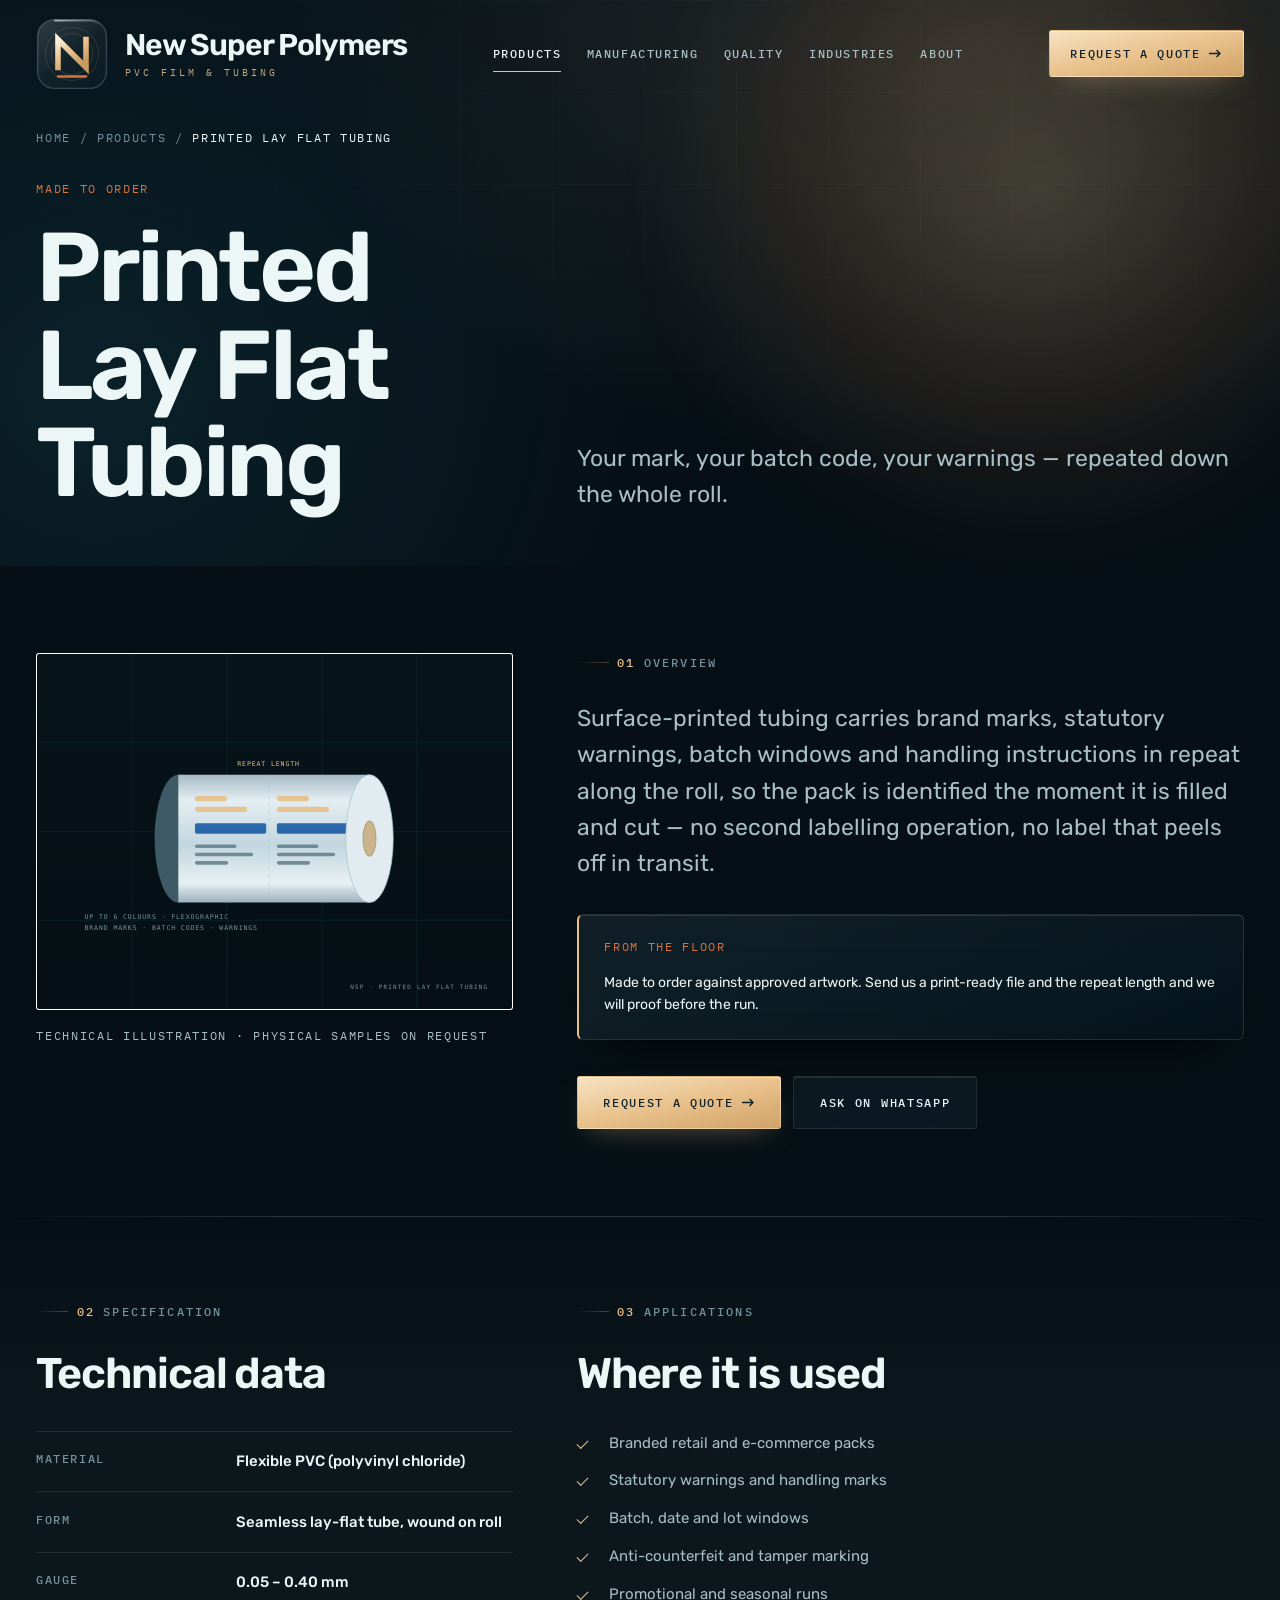
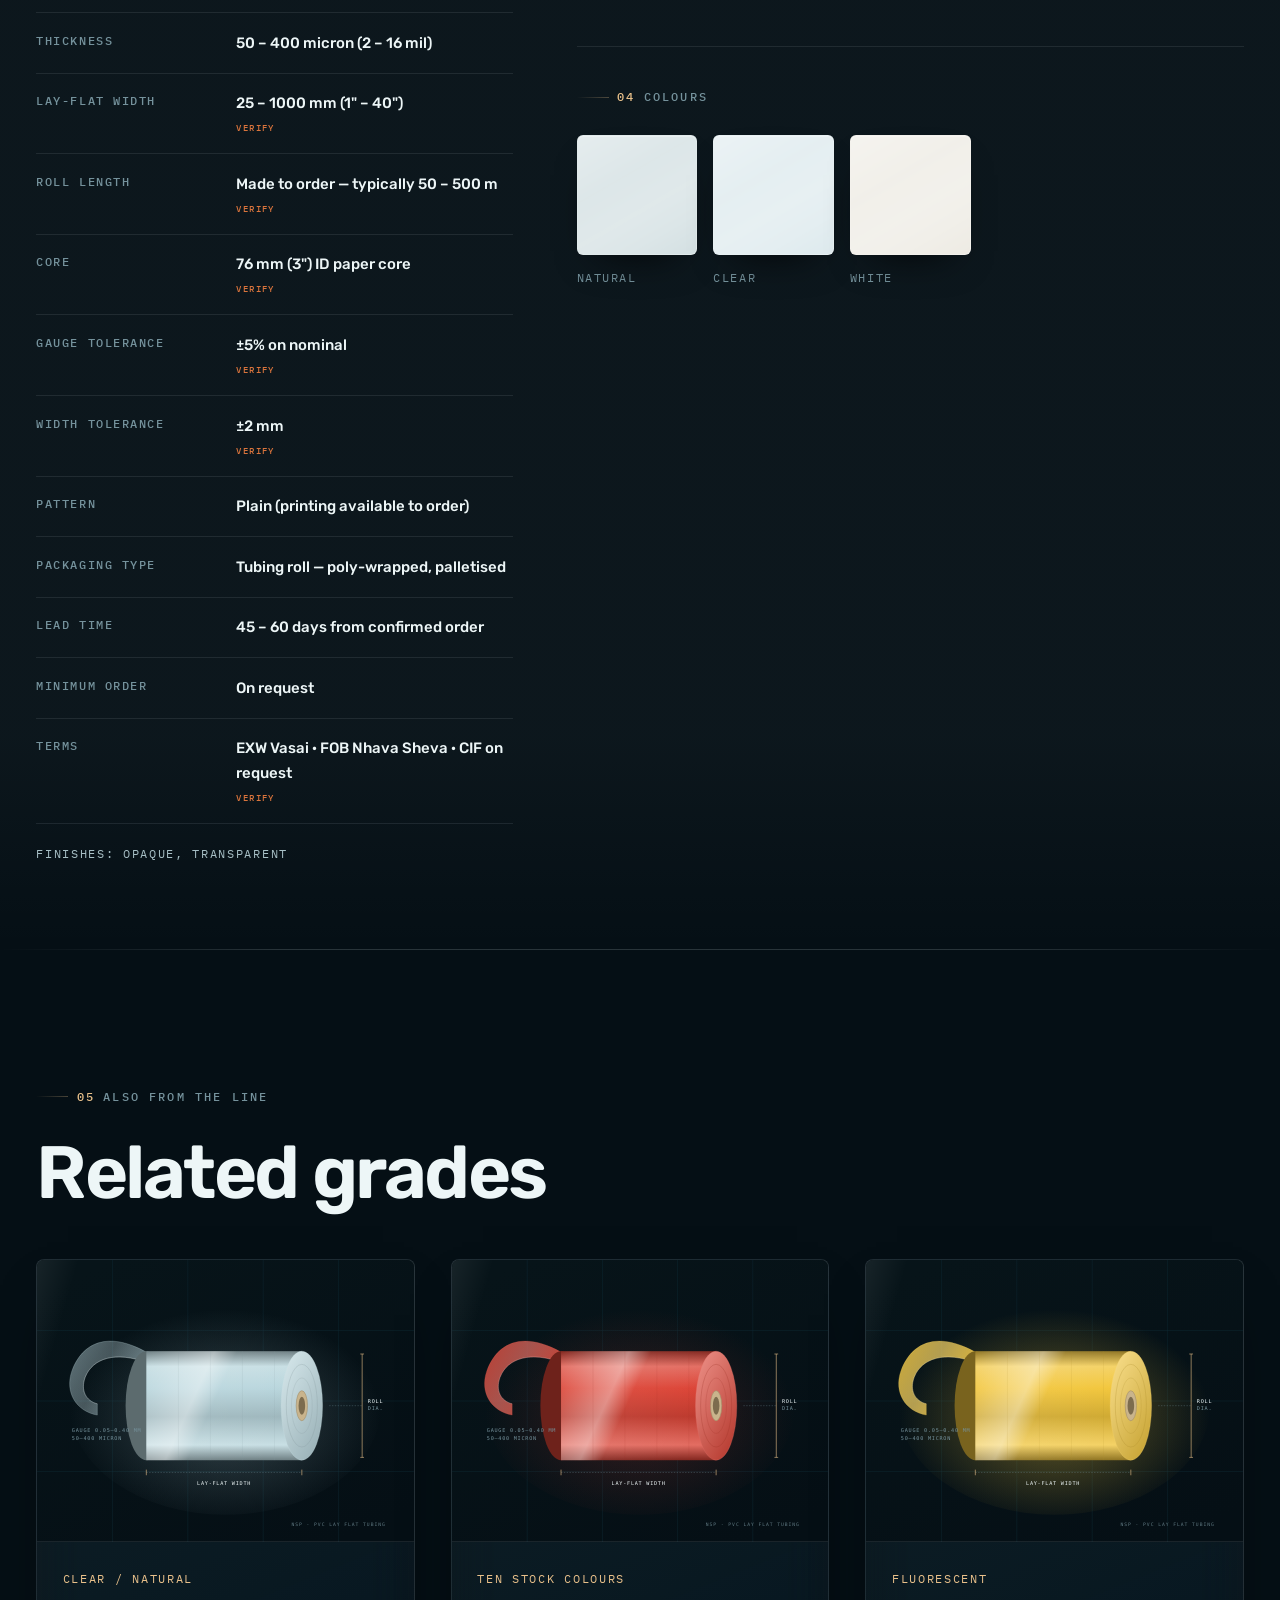
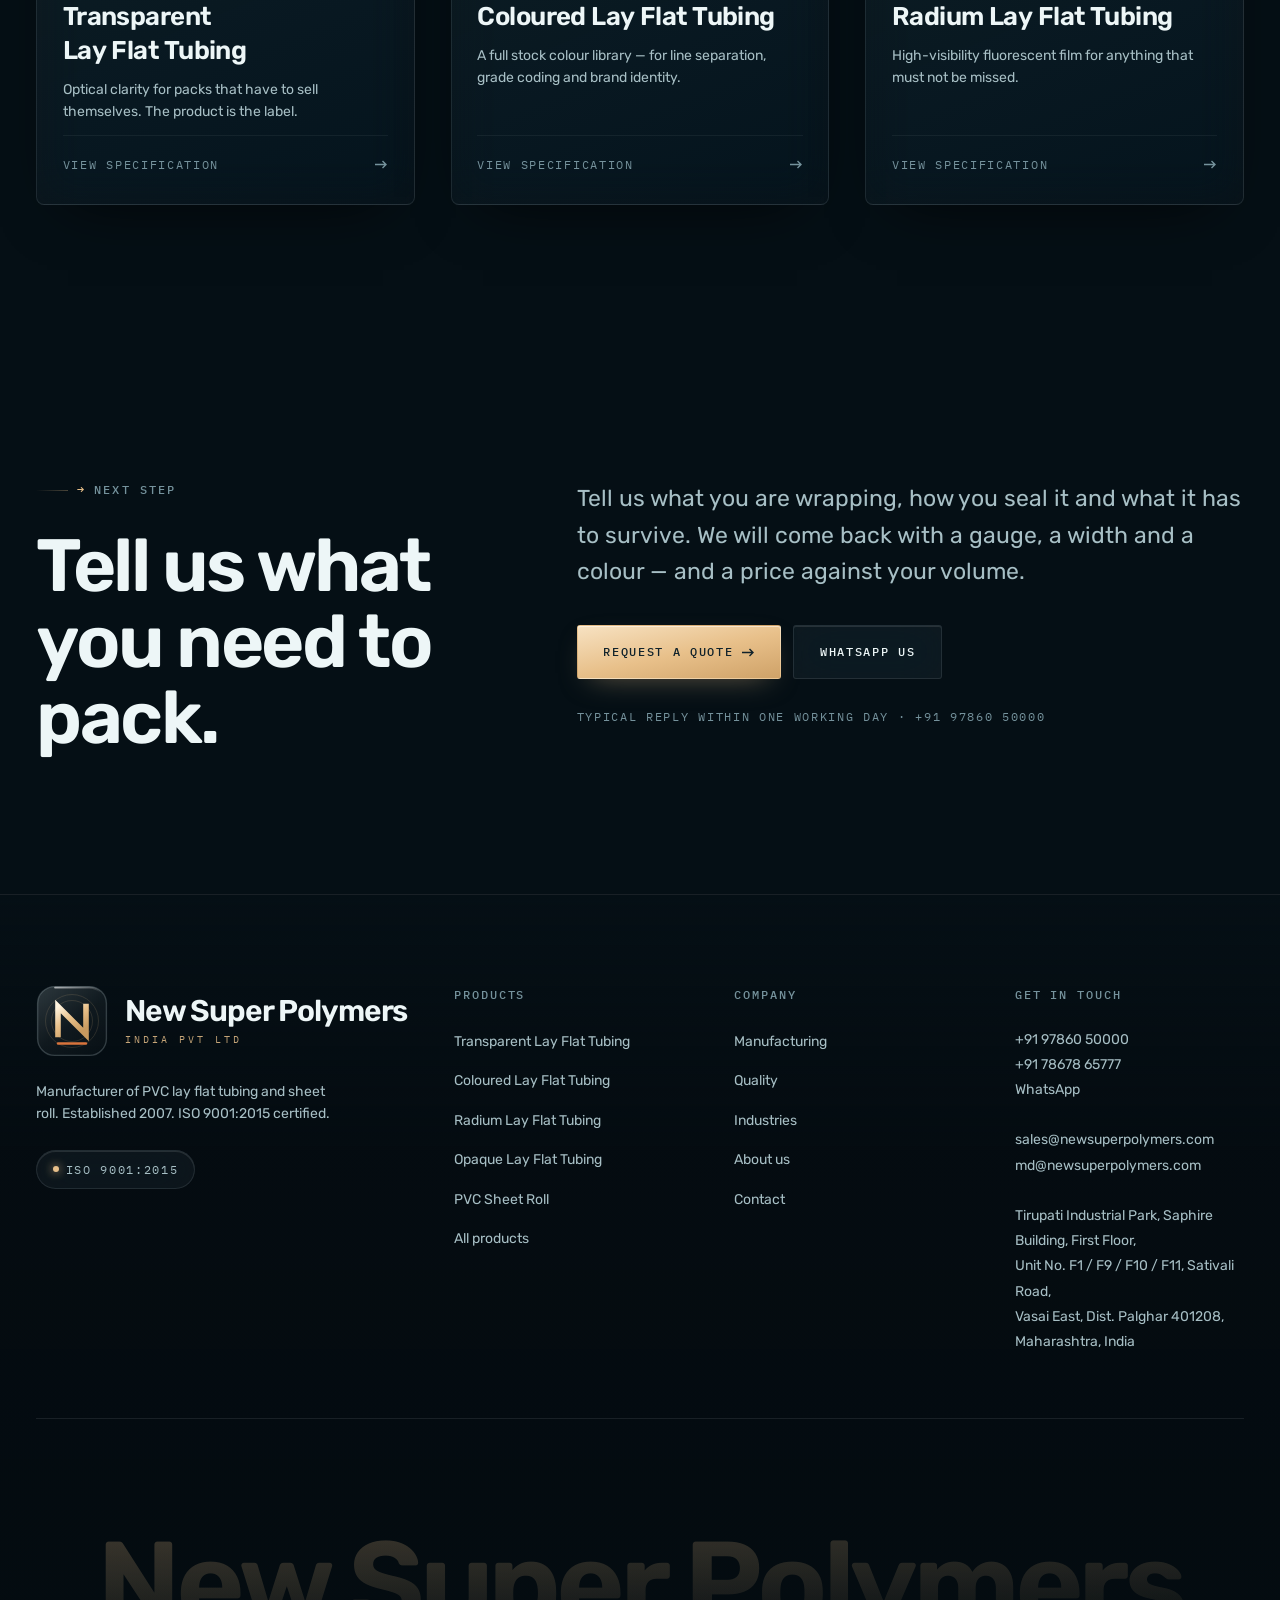
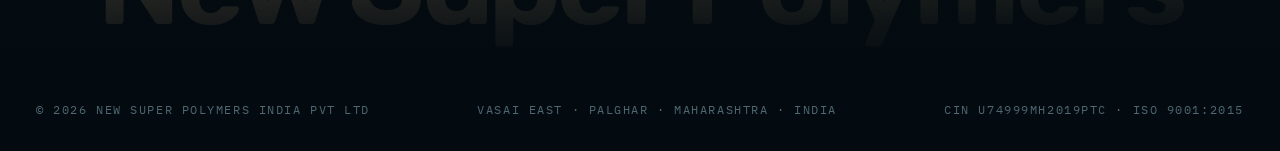
<file: products/printed-lay-flat-tubing.html>
<!doctype html>
<html lang="en">
<head>
<meta charset="utf-8">
<meta name="viewport" content="width=device-width, initial-scale=1">
<title>Printed Lay Flat Tubing | New Super Polymers</title>
<meta name="description" content="Your mark, your batch code, your warnings — repeated down the whole roll. ISO 9001:2015 certified PVC film manufacturer, 50 to 400 micron.">
<link rel="canonical" href="https://www.newsuperpolymers.com/products/printed-lay-flat-tubing.html">
<meta property="og:type" content="website">
<meta property="og:site_name" content="New Super Polymers India Pvt Ltd">
<meta property="og:title" content="Printed Lay Flat Tubing | New Super Polymers">
<meta property="og:description" content="Your mark, your batch code, your warnings — repeated down the whole roll. ISO 9001:2015 certified PVC film manufacturer, 50 to 400 micron.">
<meta property="og:url" content="https://www.newsuperpolymers.com/products/printed-lay-flat-tubing.html">
<meta name="theme-color" content="#050F15">
<script>document.documentElement.className+=" js";</script>
<link rel="preconnect" href="https://fonts.googleapis.com">
<link rel="preconnect" href="https://fonts.gstatic.com" crossorigin>
<link href="https://fonts.googleapis.com/css2?family=IBM+Plex+Mono:wght@400;500&family=Rubik:ital,wght@0,300..700;1,300..500&display=swap" rel="stylesheet">
<link rel="stylesheet" href="../assets/css/site.css">
<link rel="icon" href="../assets/img/favicon.svg" type="image/svg+xml">
<script type="application/ld+json">{"@context":"https://schema.org","@type":"Product","name":"Printed Lay Flat Tubing","brand":{"@type":"Brand","name":"New Super Polymers"},"material":"Polyvinyl chloride","description":"Your mark, your batch code, your warnings — repeated down the whole roll.","manufacturer":{"@type":"Organization","name":"New Super Polymers India Pvt Ltd"}}</script>
</head>
<body>
<a class="skip" href="#main">Skip to content</a>
<header class="hdr on-dark">
  <div class="wrap hdr-in">
    <a class="brand" href="../index.html" aria-label="New Super Polymers India Pvt Ltd — home">
      <svg class="brand-mark" viewBox="0 0 72 72" aria-hidden="true">
  <defs>
    <linearGradient id="tileh" x1=".12" y1="0" x2=".88" y2="1">
      <stop offset="0" stop-color="#E2F4F7" stop-opacity=".17"/>
      <stop offset=".52" stop-color="#E2F4F7" stop-opacity=".05"/>
      <stop offset="1" stop-color="#E2F4F7" stop-opacity=".015"/>
    </linearGradient>
    <linearGradient id="monoh" x1="0" y1="0" x2=".65" y2="1">
      <stop offset="0" stop-color="#FFF3DE"/>
      <stop offset=".5" stop-color="#E8C08A"/>
      <stop offset="1" stop-color="#C99A5F"/>
    </linearGradient>
    <linearGradient id="spech" x1="0" y1="0" x2="1" y2="1">
      <stop offset="0" stop-color="#FFFFFF" stop-opacity=".6"/>
      <stop offset=".6" stop-color="#FFFFFF" stop-opacity="0"/>
    </linearGradient>
  </defs>
  <rect x="1.6" y="1.6" width="68.8" height="68.8" rx="17"
        fill="url(#tileh)" stroke="#E2F4F7" stroke-opacity=".2" stroke-width="1.4"/>
  <path d="M19 2.6h34a16.4 16.4 0 0 1 16.4 16.4" fill="none"
        stroke="url(#spech)" stroke-width="1.7" stroke-linecap="round"/>
  <g stroke="#E8C08A" fill="none" opacity=".14">
    <circle cx="36" cy="36" r="26.5"/><circle cx="36" cy="36" r="20.5"/>
  </g>
  <path d="M22 49.5V21.5l28 28v-28" fill="none" stroke="url(#monoh)"
        stroke-width="5.6" stroke-linecap="square" stroke-linejoin="miter"/>
  <path d="M22 58.5h28" stroke="#D9743C" stroke-width="2.4" stroke-linecap="round"/>
</svg>
      <span class="brand-txt"><b>New Super Polymers</b><span>PVC film &amp; tubing</span></span>
    </a>
    <nav class="nav" aria-label="Primary"><a href="../products/" aria-current="page">Products</a><a href="../manufacturing.html">Manufacturing</a><a href="../quality.html">Quality</a><a href="../industries.html">Industries</a><a href="../about.html">About</a></nav>
    <a class="btn hdr-cta" href="../contact.html">Request a quote
      <svg class="arw" width="13" height="9" viewBox="0 0 13 9" fill="none" aria-hidden="true">
        <path d="M0 4.5h11M7.5 1l3.5 3.5L7.5 8" stroke="currentColor" stroke-width="1.4"/></svg></a>
    <button class="burger" aria-label="Menu" aria-expanded="false" aria-controls="mnav"><span></span></button>
  </div>
</header>
<div class="mobile-nav" id="mnav">
  <nav aria-label="Mobile"><a class="mn-link" href="../products/">Products</a><a class="mn-link" href="../manufacturing.html">Manufacturing</a><a class="mn-link" href="../quality.html">Quality</a><a class="mn-link" href="../industries.html">Industries</a><a class="mn-link" href="../about.html">About</a><a class="mn-link" href="../contact.html">Contact</a></nav>
  <div style="padding-top:2rem">
    <p class="mono" style="color:var(--fg-inv-3);margin-bottom:.75rem">Enquiries</p>
    <p><a href="mailto:sales@newsuperpolymers.com" style="color:var(--fg-inv)">sales@newsuperpolymers.com</a></p>
    <p><a href="tel:+919786050000" style="color:var(--fg-inv)">+91 97860 50000</a></p>
  </div>
</div>
<main id="main">

<section class="hero dark" style="padding-block:clamp(8rem,14vh,11rem) clamp(3rem,6vh,5rem)">
  <div class="hero-grid"></div><div class="hero-glow"></div>
  <div class="wrap hero-in">
    <nav class="mono" aria-label="Breadcrumb" style="margin-bottom:2rem;color:var(--fg-inv-3)">
      <a href="../index.html">Home</a> / <a href="../products/">Products</a> / <span style="color:var(--fg-inv)">Printed Lay Flat Tubing</span>
    </nav>
    <div class="split" style="align-items:end">
      <div>
        <p class="mono rv" style="color:var(--molten);margin-bottom:1.25rem">Made to order</p>
        <h1 class="h1 rv rv-d1">Printed Lay&nbsp;Flat Tubing</h1>
      </div>
      <p class="lead rv rv-d2" style="max-width:48ch">Your mark, your batch code, your warnings — repeated down the whole roll.</p>
    </div>
  </div>
</section>

<section class="sec-sm">
  <div class="wrap split">
    <div class="rv">
      <img src="../assets/img/printed-tubing.svg" alt="Printed Lay Flat Tubing — technical illustration"
           width="800" height="600" style="border:1px solid var(--line);border-radius:3px;background:#fff">
      <p class="mono muted" style="margin-top:1rem">Technical illustration · physical samples on request</p>
    </div>
    <div class="rv rv-d1 prose">
      <p class="eyebrow"><span class="idx">01</span><span>Overview</span></p>
      <p class="lead">Surface-printed tubing carries brand marks, statutory warnings, batch windows and handling instructions in repeat along the roll, so the pack is identified the moment it is filled and cut — no second labelling operation, no label that peels off in transit.</p>
      <div class="notice" style="margin-top:2rem">
        <p class="mono" style="color:var(--molten);margin-bottom:.6rem">From the floor</p>
        <p class="small">Made to order against approved artwork. Send us a print-ready file and the repeat length and we will proof before the run.</p>
      </div>
      <div class="btn-row" style="margin-top:2.25rem">
        <a class="btn" href="../contact.html?product=printed-lay-flat-tubing">Request a quote <svg class="arw" width="13" height="9" viewBox="0 0 13 9" fill="none" aria-hidden="true"><path d="M0 4.5h11M7.5 1l3.5 3.5L7.5 8" stroke="currentColor" stroke-width="1.4"/></svg></a>
        <a class="btn btn-ghost" href="https://wa.me/919786050000" rel="noopener">Ask on WhatsApp</a>
      </div>
    </div>
  </div>
</section>

<section class="sec-sm paper-2">
  <div class="wrap">
    <div class="split">
      <div class="rv">
        <p class="eyebrow"><span class="idx">02</span><span>Specification</span></p>
        <h2 class="h3" style="margin-bottom:2rem">Technical data</h2>
        <table class="spec"><tr><th>Material</th><td>Flexible PVC (polyvinyl chloride)</td></tr>
<tr><th>Form</th><td>Seamless lay-flat tube, wound on roll</td></tr>
<tr><th>Gauge</th><td>0.05 – 0.40 mm</td></tr>
<tr><th>Thickness</th><td>50 – 400 micron (2 – 16 mil)</td></tr>
<tr><th>Lay-flat width</th><td>25 – 1000 mm (1&quot; – 40&quot;)<em>verify</em></td></tr>
<tr><th>Roll length</th><td>Made to order — typically 50 – 500 m<em>verify</em></td></tr>
<tr><th>Core</th><td>76 mm (3&quot;) ID paper core<em>verify</em></td></tr>
<tr><th>Gauge tolerance</th><td>&plusmn;5% on nominal<em>verify</em></td></tr>
<tr><th>Width tolerance</th><td>&plusmn;2 mm<em>verify</em></td></tr>
<tr><th>Pattern</th><td>Plain (printing available to order)</td></tr>
<tr><th>Packaging type</th><td>Tubing roll — poly-wrapped, palletised</td></tr>
<tr><th>Lead time</th><td>45 – 60 days from confirmed order</td></tr>
<tr><th>Minimum order</th><td>On request</td></tr>
<tr><th>Terms</th><td>EXW Vasai · FOB Nhava Sheva · CIF on request<em>verify</em></td></tr></table>
        <p class="mono muted" style="margin-top:1.25rem">Finishes: opaque, transparent</p>
      </div>
      <div class="rv rv-d1">
        <p class="eyebrow"><span class="idx">03</span><span>Applications</span></p>
        <h2 class="h3" style="margin-bottom:2rem">Where it is used</h2>
        <ul class="chk"><li>Branded retail and e-commerce packs</li><li>Statutory warnings and handling marks</li><li>Batch, date and lot windows</li><li>Anti-counterfeit and tamper marking</li><li>Promotional and seasonal runs</li></ul>
        <hr class="rule" style="margin:2.5rem 0">
        <p class="eyebrow"><span class="idx">04</span><span>Colours</span></p>
        <div class="swatches"><div class="sw" style="color:#DCE6E8"><div class="sw-chip" style="background:#DCE6E8"></div>
          <span class="sw-name">Natural</span></div><div class="sw" style="color:#E4EEF1"><div class="sw-chip" style="background:#E4EEF1"></div>
          <span class="sw-name">Clear</span></div><div class="sw" style="color:#F1EFE9"><div class="sw-chip" style="background:#F1EFE9"></div>
          <span class="sw-name">White</span></div></div>
      </div>
    </div>
  </div>
</section>

<section class="sec">
  <div class="wrap">
    <div class="rv" style="margin-bottom:clamp(2rem,4vw,3rem)">
      <p class="eyebrow"><span class="idx">05</span><span>Also from the line</span></p><h2 class="h2">Related grades</h2>
    </div>
    <div class="grid g-3"><article class="card rv" data-tags="tubing transparent">
  <div class="card-media"><img src="../assets/img/roll-natural.svg" alt="Transparent Lay Flat Tubing — technical illustration" loading="lazy" width="800" height="600"></div>
  <div class="card-body">
    <span class="card-tag">Clear / natural</span>
    <h3 class="h4"><a class="stretch" href="../products/lay-flat-tubing-transparent.html">Transparent Lay&nbsp;Flat Tubing</a></h3>
    <p class="small muted">Optical clarity for packs that have to sell themselves. The product is the label.</p>
    <div class="card-foot"><span class="mono">View specification</span><svg class="arw" width="13" height="9" viewBox="0 0 13 9" fill="none" aria-hidden="true"><path d="M0 4.5h11M7.5 1l3.5 3.5L7.5 8" stroke="currentColor" stroke-width="1.4"/></svg></div>
  </div>
</article><article class="card rv" data-tags="tubing coloured opaque">
  <div class="card-media"><img src="../assets/img/roll-red.svg" alt="Coloured Lay Flat Tubing — technical illustration" loading="lazy" width="800" height="600"></div>
  <div class="card-body">
    <span class="card-tag">Ten stock colours</span>
    <h3 class="h4"><a class="stretch" href="../products/lay-flat-tubing-coloured.html">Coloured Lay&nbsp;Flat Tubing</a></h3>
    <p class="small muted">A full stock colour library — for line separation, grade coding and brand identity.</p>
    <div class="card-foot"><span class="mono">View specification</span><svg class="arw" width="13" height="9" viewBox="0 0 13 9" fill="none" aria-hidden="true"><path d="M0 4.5h11M7.5 1l3.5 3.5L7.5 8" stroke="currentColor" stroke-width="1.4"/></svg></div>
  </div>
</article><article class="card rv" data-tags="tubing radium coloured">
  <div class="card-media"><img src="../assets/img/roll-yellow.svg" alt="Radium Lay Flat Tubing — technical illustration" loading="lazy" width="800" height="600"></div>
  <div class="card-body">
    <span class="card-tag">Fluorescent</span>
    <h3 class="h4"><a class="stretch" href="../products/lay-flat-tubing-radium.html">Radium Lay&nbsp;Flat Tubing</a></h3>
    <p class="small muted">High-visibility fluorescent film for anything that must not be missed.</p>
    <div class="card-foot"><span class="mono">View specification</span><svg class="arw" width="13" height="9" viewBox="0 0 13 9" fill="none" aria-hidden="true"><path d="M0 4.5h11M7.5 1l3.5 3.5L7.5 8" stroke="currentColor" stroke-width="1.4"/></svg></div>
  </div>
</article></div>
  </div>
</section>

<section class="sec dark">
  <div class="wrap">
    <div class="split">
      <div class="rv">
        <p class="eyebrow"><span class="idx">→</span><span>Next step</span></p>
        <h2 class="h2">Tell us what<br>you need to pack.</h2>
      </div>
      <div class="rv rv-d1">
        <p class="lead" style="max-width:52ch">Tell us what you are wrapping, how you seal it and what
        it has to survive. We will come back with a gauge, a width and a colour — and a price against
        your volume.</p>
        <div class="btn-row" style="margin-top:2.25rem">
          <a class="btn" href="../contact.html">Request a quote <svg class="arw" width="13" height="9" viewBox="0 0 13 9" fill="none" aria-hidden="true"><path d="M0 4.5h11M7.5 1l3.5 3.5L7.5 8" stroke="currentColor" stroke-width="1.4"/></svg></a>
          <a class="btn btn-ghost" href="https://wa.me/919786050000" rel="noopener">WhatsApp us</a>
        </div>
        <p class="mono" style="margin-top:1.75rem;color:var(--fg-inv-3)">
          Typical reply within one working day · +91 97860 50000</p>
      </div>
    </div>
  </div>
</section>
</main>
<footer class="ftr">
  <div class="wrap">
    <div class="ftr-grid">
      <div>
        <a class="brand" href="../index.html" style="color:var(--fg-inv)"><svg class="brand-mark" viewBox="0 0 72 72" aria-hidden="true">
  <defs>
    <linearGradient id="tilef" x1=".12" y1="0" x2=".88" y2="1">
      <stop offset="0" stop-color="#E2F4F7" stop-opacity=".17"/>
      <stop offset=".52" stop-color="#E2F4F7" stop-opacity=".05"/>
      <stop offset="1" stop-color="#E2F4F7" stop-opacity=".015"/>
    </linearGradient>
    <linearGradient id="monof" x1="0" y1="0" x2=".65" y2="1">
      <stop offset="0" stop-color="#FFF3DE"/>
      <stop offset=".5" stop-color="#E8C08A"/>
      <stop offset="1" stop-color="#C99A5F"/>
    </linearGradient>
    <linearGradient id="specf" x1="0" y1="0" x2="1" y2="1">
      <stop offset="0" stop-color="#FFFFFF" stop-opacity=".6"/>
      <stop offset=".6" stop-color="#FFFFFF" stop-opacity="0"/>
    </linearGradient>
  </defs>
  <rect x="1.6" y="1.6" width="68.8" height="68.8" rx="17"
        fill="url(#tilef)" stroke="#E2F4F7" stroke-opacity=".2" stroke-width="1.4"/>
  <path d="M19 2.6h34a16.4 16.4 0 0 1 16.4 16.4" fill="none"
        stroke="url(#specf)" stroke-width="1.7" stroke-linecap="round"/>
  <g stroke="#E8C08A" fill="none" opacity=".14">
    <circle cx="36" cy="36" r="26.5"/><circle cx="36" cy="36" r="20.5"/>
  </g>
  <path d="M22 49.5V21.5l28 28v-28" fill="none" stroke="url(#monof)"
        stroke-width="5.6" stroke-linecap="square" stroke-linejoin="miter"/>
  <path d="M22 58.5h28" stroke="#D9743C" stroke-width="2.4" stroke-linecap="round"/>
</svg>
          <span class="brand-txt"><b>New Super Polymers</b><span>India Pvt Ltd</span></span></a>
        <p class="small" style="color:var(--fg-inv-2);margin-top:1.5rem;max-width:34ch">
          Manufacturer of PVC lay flat tubing and sheet roll. Established 2007.
          ISO&nbsp;9001:2015 certified.</p>
        <a class="badge" style="margin-top:1.5rem" href="../quality.html"><span class="dot"></span>ISO 9001:2015</a>
      </div>
      <div><h5>Products</h5><ul><li><a href="../products/lay-flat-tubing-transparent.html">Transparent Lay Flat Tubing</a></li><li><a href="../products/lay-flat-tubing-coloured.html">Coloured Lay Flat Tubing</a></li><li><a href="../products/lay-flat-tubing-radium.html">Radium Lay Flat Tubing</a></li><li><a href="../products/lay-flat-tubing-opaque.html">Opaque Lay Flat Tubing</a></li><li><a href="../products/pvc-sheet-roll.html">PVC Sheet Roll</a></li>
        <li><a href="../products/">All products</a></li></ul></div>
      <div><h5>Company</h5><ul>
        <li><a href="../manufacturing.html">Manufacturing</a></li>
        <li><a href="../quality.html">Quality</a></li>
        <li><a href="../industries.html">Industries</a></li>
        <li><a href="../about.html">About us</a></li>
        <li><a href="../contact.html">Contact</a></li></ul></div>
      <div><h5>Get in touch</h5>
        <address>
          <a href="tel:+919786050000">+91 97860 50000</a><br>
          <a href="tel:+917867865777">+91 78678 65777</a><br>
          <a href="https://wa.me/919786050000" rel="noopener">WhatsApp</a><br><br>
          <a href="mailto:sales@newsuperpolymers.com">sales@newsuperpolymers.com</a><br>
          <a href="mailto:md@newsuperpolymers.com">md@newsuperpolymers.com</a><br><br>
          Tirupati Industrial Park, Saphire Building, First Floor,<br>Unit No. F1 / F9 / F10 / F11, Sativali Road,<br>Vasai East, Dist. Palghar 401208, Maharashtra, India
        </address></div>
    </div>
    <div class="ftr-mark" aria-hidden="true">New Super Polymers</div>
    <div class="ftr-bot">
      <span>&copy; <span data-year></span> New Super Polymers India Pvt Ltd</span>
      <span>Vasai East · Palghar · Maharashtra · India</span>
      <span>CIN U74999MH2019PTC · ISO 9001:2015</span>
    </div>
  </div>
</footer>
<script src="../assets/js/site.js" defer></script>
</body>
</html>
</file>
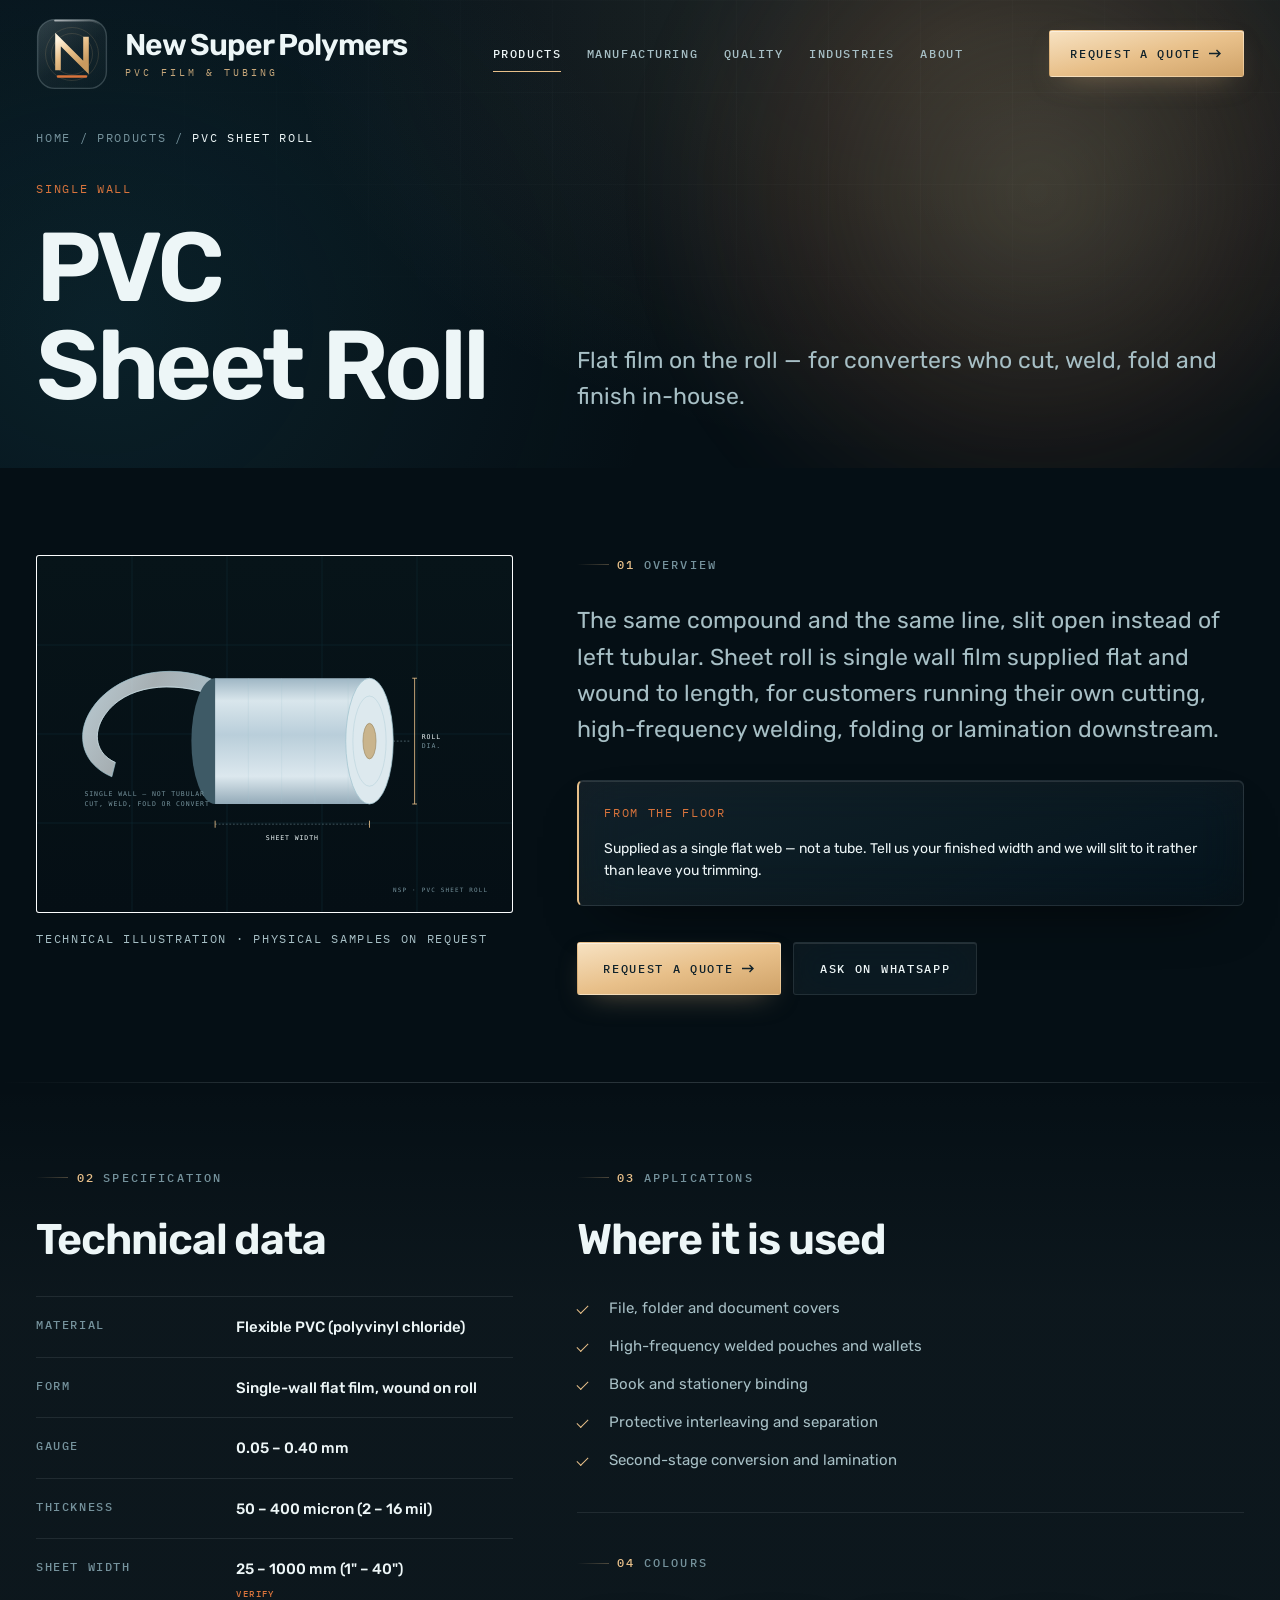
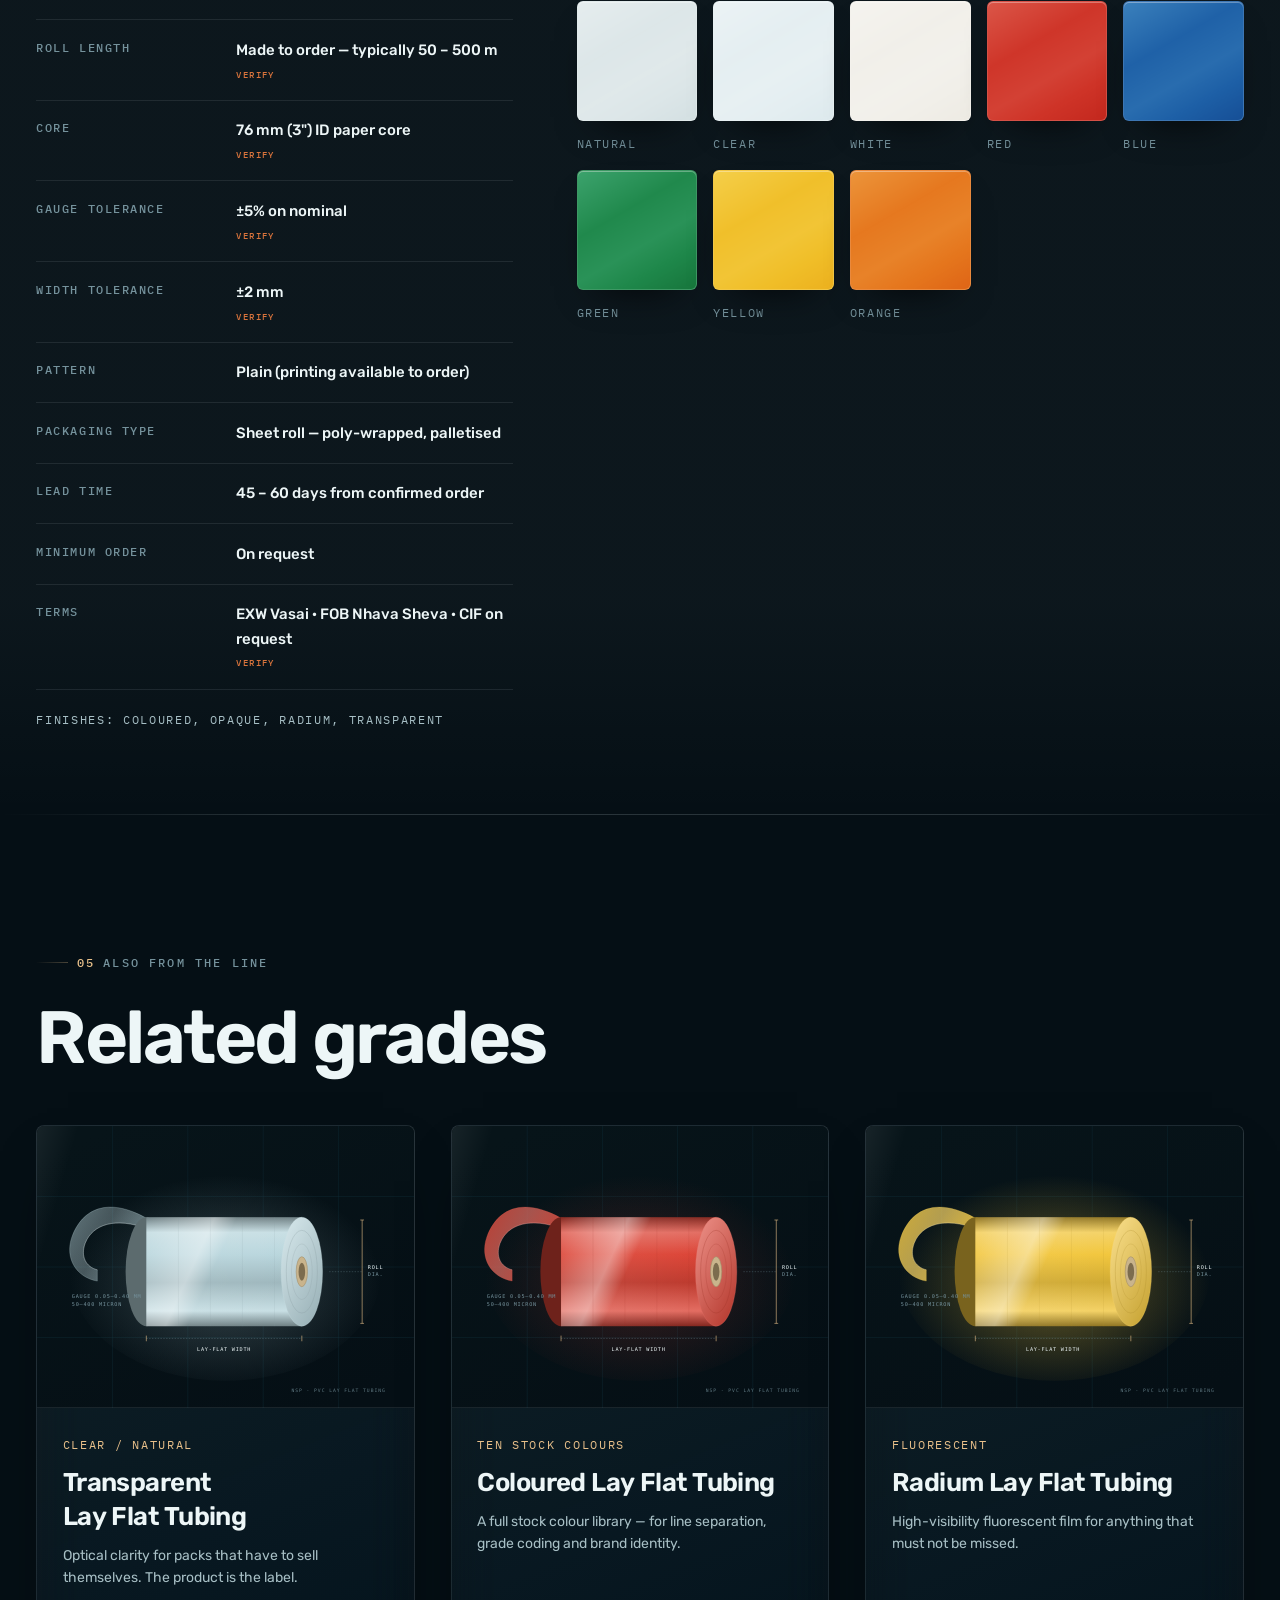
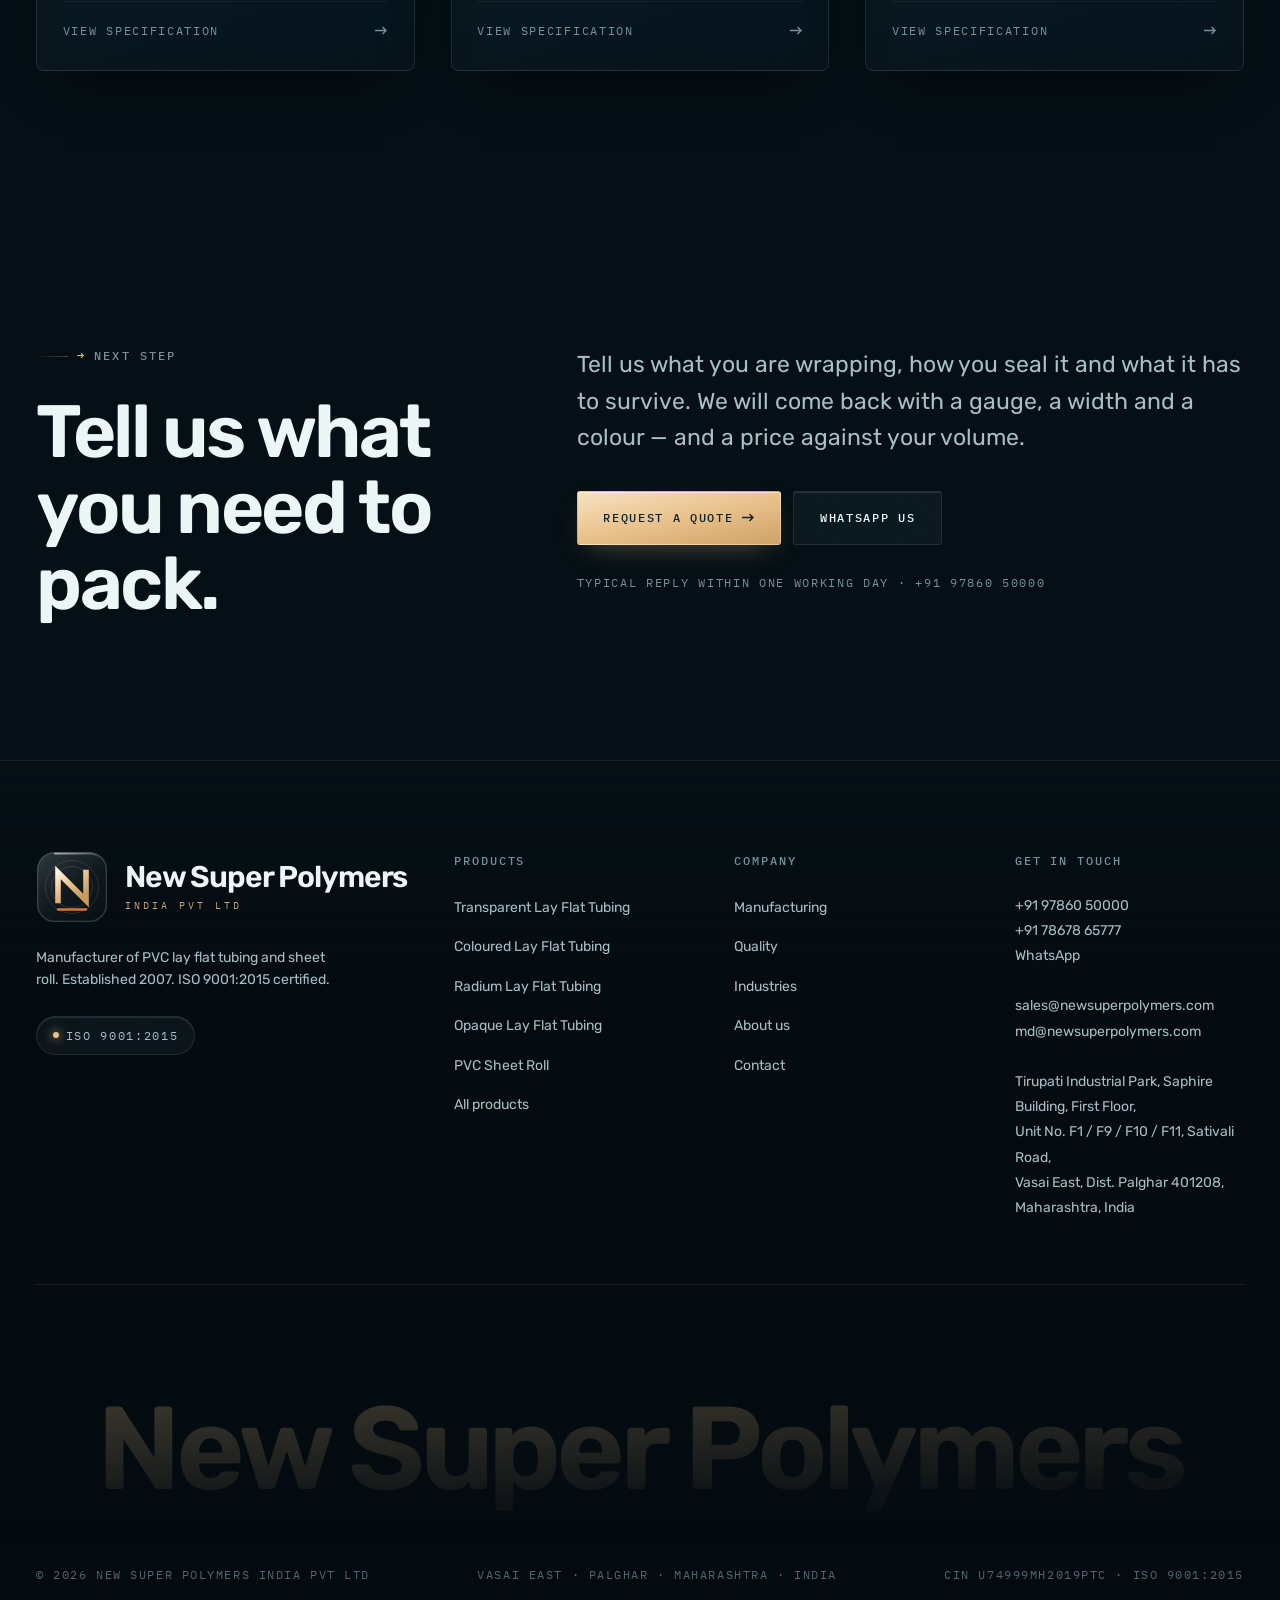
<file: products/pvc-sheet-roll.html>
<!doctype html>
<html lang="en">
<head>
<meta charset="utf-8">
<meta name="viewport" content="width=device-width, initial-scale=1">
<title>PVC Sheet Roll | New Super Polymers</title>
<meta name="description" content="Flat film on the roll — for converters who cut, weld, fold and finish in-house. ISO 9001:2015 certified PVC film manufacturer, 50 to 400 micron.">
<link rel="canonical" href="https://www.newsuperpolymers.com/products/pvc-sheet-roll.html">
<meta property="og:type" content="website">
<meta property="og:site_name" content="New Super Polymers India Pvt Ltd">
<meta property="og:title" content="PVC Sheet Roll | New Super Polymers">
<meta property="og:description" content="Flat film on the roll — for converters who cut, weld, fold and finish in-house. ISO 9001:2015 certified PVC film manufacturer, 50 to 400 micron.">
<meta property="og:url" content="https://www.newsuperpolymers.com/products/pvc-sheet-roll.html">
<meta name="theme-color" content="#050F15">
<script>document.documentElement.className+=" js";</script>
<link rel="preconnect" href="https://fonts.googleapis.com">
<link rel="preconnect" href="https://fonts.gstatic.com" crossorigin>
<link href="https://fonts.googleapis.com/css2?family=IBM+Plex+Mono:wght@400;500&family=Rubik:ital,wght@0,300..700;1,300..500&display=swap" rel="stylesheet">
<link rel="stylesheet" href="../assets/css/site.css">
<link rel="icon" href="../assets/img/favicon.svg" type="image/svg+xml">
<script type="application/ld+json">{"@context":"https://schema.org","@type":"Product","name":"PVC Sheet Roll","brand":{"@type":"Brand","name":"New Super Polymers"},"material":"Polyvinyl chloride","description":"Flat film on the roll — for converters who cut, weld, fold and finish in-house.","manufacturer":{"@type":"Organization","name":"New Super Polymers India Pvt Ltd"}}</script>
</head>
<body>
<a class="skip" href="#main">Skip to content</a>
<header class="hdr on-dark">
  <div class="wrap hdr-in">
    <a class="brand" href="../index.html" aria-label="New Super Polymers India Pvt Ltd — home">
      <svg class="brand-mark" viewBox="0 0 72 72" aria-hidden="true">
  <defs>
    <linearGradient id="tileh" x1=".12" y1="0" x2=".88" y2="1">
      <stop offset="0" stop-color="#E2F4F7" stop-opacity=".17"/>
      <stop offset=".52" stop-color="#E2F4F7" stop-opacity=".05"/>
      <stop offset="1" stop-color="#E2F4F7" stop-opacity=".015"/>
    </linearGradient>
    <linearGradient id="monoh" x1="0" y1="0" x2=".65" y2="1">
      <stop offset="0" stop-color="#FFF3DE"/>
      <stop offset=".5" stop-color="#E8C08A"/>
      <stop offset="1" stop-color="#C99A5F"/>
    </linearGradient>
    <linearGradient id="spech" x1="0" y1="0" x2="1" y2="1">
      <stop offset="0" stop-color="#FFFFFF" stop-opacity=".6"/>
      <stop offset=".6" stop-color="#FFFFFF" stop-opacity="0"/>
    </linearGradient>
  </defs>
  <rect x="1.6" y="1.6" width="68.8" height="68.8" rx="17"
        fill="url(#tileh)" stroke="#E2F4F7" stroke-opacity=".2" stroke-width="1.4"/>
  <path d="M19 2.6h34a16.4 16.4 0 0 1 16.4 16.4" fill="none"
        stroke="url(#spech)" stroke-width="1.7" stroke-linecap="round"/>
  <g stroke="#E8C08A" fill="none" opacity=".14">
    <circle cx="36" cy="36" r="26.5"/><circle cx="36" cy="36" r="20.5"/>
  </g>
  <path d="M22 49.5V21.5l28 28v-28" fill="none" stroke="url(#monoh)"
        stroke-width="5.6" stroke-linecap="square" stroke-linejoin="miter"/>
  <path d="M22 58.5h28" stroke="#D9743C" stroke-width="2.4" stroke-linecap="round"/>
</svg>
      <span class="brand-txt"><b>New Super Polymers</b><span>PVC film &amp; tubing</span></span>
    </a>
    <nav class="nav" aria-label="Primary"><a href="../products/" aria-current="page">Products</a><a href="../manufacturing.html">Manufacturing</a><a href="../quality.html">Quality</a><a href="../industries.html">Industries</a><a href="../about.html">About</a></nav>
    <a class="btn hdr-cta" href="../contact.html">Request a quote
      <svg class="arw" width="13" height="9" viewBox="0 0 13 9" fill="none" aria-hidden="true">
        <path d="M0 4.5h11M7.5 1l3.5 3.5L7.5 8" stroke="currentColor" stroke-width="1.4"/></svg></a>
    <button class="burger" aria-label="Menu" aria-expanded="false" aria-controls="mnav"><span></span></button>
  </div>
</header>
<div class="mobile-nav" id="mnav">
  <nav aria-label="Mobile"><a class="mn-link" href="../products/">Products</a><a class="mn-link" href="../manufacturing.html">Manufacturing</a><a class="mn-link" href="../quality.html">Quality</a><a class="mn-link" href="../industries.html">Industries</a><a class="mn-link" href="../about.html">About</a><a class="mn-link" href="../contact.html">Contact</a></nav>
  <div style="padding-top:2rem">
    <p class="mono" style="color:var(--fg-inv-3);margin-bottom:.75rem">Enquiries</p>
    <p><a href="mailto:sales@newsuperpolymers.com" style="color:var(--fg-inv)">sales@newsuperpolymers.com</a></p>
    <p><a href="tel:+919786050000" style="color:var(--fg-inv)">+91 97860 50000</a></p>
  </div>
</div>
<main id="main">

<section class="hero dark" style="padding-block:clamp(8rem,14vh,11rem) clamp(3rem,6vh,5rem)">
  <div class="hero-grid"></div><div class="hero-glow"></div>
  <div class="wrap hero-in">
    <nav class="mono" aria-label="Breadcrumb" style="margin-bottom:2rem;color:var(--fg-inv-3)">
      <a href="../index.html">Home</a> / <a href="../products/">Products</a> / <span style="color:var(--fg-inv)">PVC Sheet Roll</span>
    </nav>
    <div class="split" style="align-items:end">
      <div>
        <p class="mono rv" style="color:var(--molten);margin-bottom:1.25rem">Single wall</p>
        <h1 class="h1 rv rv-d1">PVC Sheet Roll</h1>
      </div>
      <p class="lead rv rv-d2" style="max-width:48ch">Flat film on the roll — for converters who cut, weld, fold and finish in-house.</p>
    </div>
  </div>
</section>

<section class="sec-sm">
  <div class="wrap split">
    <div class="rv">
      <img src="../assets/img/sheet-roll.svg" alt="PVC Sheet Roll — technical illustration"
           width="800" height="600" style="border:1px solid var(--line);border-radius:3px;background:#fff">
      <p class="mono muted" style="margin-top:1rem">Technical illustration · physical samples on request</p>
    </div>
    <div class="rv rv-d1 prose">
      <p class="eyebrow"><span class="idx">01</span><span>Overview</span></p>
      <p class="lead">The same compound and the same line, slit open instead of left tubular. Sheet roll is single wall film supplied flat and wound to length, for customers running their own cutting, high-frequency welding, folding or lamination downstream.</p>
      <div class="notice" style="margin-top:2rem">
        <p class="mono" style="color:var(--molten);margin-bottom:.6rem">From the floor</p>
        <p class="small">Supplied as a single flat web — not a tube. Tell us your finished width and we will slit to it rather than leave you trimming.</p>
      </div>
      <div class="btn-row" style="margin-top:2.25rem">
        <a class="btn" href="../contact.html?product=pvc-sheet-roll">Request a quote <svg class="arw" width="13" height="9" viewBox="0 0 13 9" fill="none" aria-hidden="true"><path d="M0 4.5h11M7.5 1l3.5 3.5L7.5 8" stroke="currentColor" stroke-width="1.4"/></svg></a>
        <a class="btn btn-ghost" href="https://wa.me/919786050000" rel="noopener">Ask on WhatsApp</a>
      </div>
    </div>
  </div>
</section>

<section class="sec-sm paper-2">
  <div class="wrap">
    <div class="split">
      <div class="rv">
        <p class="eyebrow"><span class="idx">02</span><span>Specification</span></p>
        <h2 class="h3" style="margin-bottom:2rem">Technical data</h2>
        <table class="spec"><tr><th>Material</th><td>Flexible PVC (polyvinyl chloride)</td></tr>
<tr><th>Form</th><td>Single-wall flat film, wound on roll</td></tr>
<tr><th>Gauge</th><td>0.05 – 0.40 mm</td></tr>
<tr><th>Thickness</th><td>50 – 400 micron (2 – 16 mil)</td></tr>
<tr><th>Sheet width</th><td>25 – 1000 mm (1&quot; – 40&quot;)<em>verify</em></td></tr>
<tr><th>Roll length</th><td>Made to order — typically 50 – 500 m<em>verify</em></td></tr>
<tr><th>Core</th><td>76 mm (3&quot;) ID paper core<em>verify</em></td></tr>
<tr><th>Gauge tolerance</th><td>&plusmn;5% on nominal<em>verify</em></td></tr>
<tr><th>Width tolerance</th><td>&plusmn;2 mm<em>verify</em></td></tr>
<tr><th>Pattern</th><td>Plain (printing available to order)</td></tr>
<tr><th>Packaging type</th><td>Sheet roll — poly-wrapped, palletised</td></tr>
<tr><th>Lead time</th><td>45 – 60 days from confirmed order</td></tr>
<tr><th>Minimum order</th><td>On request</td></tr>
<tr><th>Terms</th><td>EXW Vasai · FOB Nhava Sheva · CIF on request<em>verify</em></td></tr></table>
        <p class="mono muted" style="margin-top:1.25rem">Finishes: coloured, opaque, radium, transparent</p>
      </div>
      <div class="rv rv-d1">
        <p class="eyebrow"><span class="idx">03</span><span>Applications</span></p>
        <h2 class="h3" style="margin-bottom:2rem">Where it is used</h2>
        <ul class="chk"><li>File, folder and document covers</li><li>High-frequency welded pouches and wallets</li><li>Book and stationery binding</li><li>Protective interleaving and separation</li><li>Second-stage conversion and lamination</li></ul>
        <hr class="rule" style="margin:2.5rem 0">
        <p class="eyebrow"><span class="idx">04</span><span>Colours</span></p>
        <div class="swatches"><div class="sw" style="color:#DCE6E8"><div class="sw-chip" style="background:#DCE6E8"></div>
          <span class="sw-name">Natural</span></div><div class="sw" style="color:#E4EEF1"><div class="sw-chip" style="background:#E4EEF1"></div>
          <span class="sw-name">Clear</span></div><div class="sw" style="color:#F1EFE9"><div class="sw-chip" style="background:#F1EFE9"></div>
          <span class="sw-name">White</span></div><div class="sw" style="color:#CE3327"><div class="sw-chip" style="background:#CE3327"></div>
          <span class="sw-name">Red</span></div><div class="sw" style="color:#1D5FA6"><div class="sw-chip" style="background:#1D5FA6"></div>
          <span class="sw-name">Blue</span></div><div class="sw" style="color:#1E874A"><div class="sw-chip" style="background:#1E874A"></div>
          <span class="sw-name">Green</span></div><div class="sw" style="color:#F0BE28"><div class="sw-chip" style="background:#F0BE28"></div>
          <span class="sw-name">Yellow</span></div><div class="sw" style="color:#E5761D"><div class="sw-chip" style="background:#E5761D"></div>
          <span class="sw-name">Orange</span></div></div>
      </div>
    </div>
  </div>
</section>

<section class="sec">
  <div class="wrap">
    <div class="rv" style="margin-bottom:clamp(2rem,4vw,3rem)">
      <p class="eyebrow"><span class="idx">05</span><span>Also from the line</span></p><h2 class="h2">Related grades</h2>
    </div>
    <div class="grid g-3"><article class="card rv" data-tags="tubing transparent">
  <div class="card-media"><img src="../assets/img/roll-natural.svg" alt="Transparent Lay Flat Tubing — technical illustration" loading="lazy" width="800" height="600"></div>
  <div class="card-body">
    <span class="card-tag">Clear / natural</span>
    <h3 class="h4"><a class="stretch" href="../products/lay-flat-tubing-transparent.html">Transparent Lay&nbsp;Flat Tubing</a></h3>
    <p class="small muted">Optical clarity for packs that have to sell themselves. The product is the label.</p>
    <div class="card-foot"><span class="mono">View specification</span><svg class="arw" width="13" height="9" viewBox="0 0 13 9" fill="none" aria-hidden="true"><path d="M0 4.5h11M7.5 1l3.5 3.5L7.5 8" stroke="currentColor" stroke-width="1.4"/></svg></div>
  </div>
</article><article class="card rv" data-tags="tubing coloured opaque">
  <div class="card-media"><img src="../assets/img/roll-red.svg" alt="Coloured Lay Flat Tubing — technical illustration" loading="lazy" width="800" height="600"></div>
  <div class="card-body">
    <span class="card-tag">Ten stock colours</span>
    <h3 class="h4"><a class="stretch" href="../products/lay-flat-tubing-coloured.html">Coloured Lay&nbsp;Flat Tubing</a></h3>
    <p class="small muted">A full stock colour library — for line separation, grade coding and brand identity.</p>
    <div class="card-foot"><span class="mono">View specification</span><svg class="arw" width="13" height="9" viewBox="0 0 13 9" fill="none" aria-hidden="true"><path d="M0 4.5h11M7.5 1l3.5 3.5L7.5 8" stroke="currentColor" stroke-width="1.4"/></svg></div>
  </div>
</article><article class="card rv" data-tags="tubing radium coloured">
  <div class="card-media"><img src="../assets/img/roll-yellow.svg" alt="Radium Lay Flat Tubing — technical illustration" loading="lazy" width="800" height="600"></div>
  <div class="card-body">
    <span class="card-tag">Fluorescent</span>
    <h3 class="h4"><a class="stretch" href="../products/lay-flat-tubing-radium.html">Radium Lay&nbsp;Flat Tubing</a></h3>
    <p class="small muted">High-visibility fluorescent film for anything that must not be missed.</p>
    <div class="card-foot"><span class="mono">View specification</span><svg class="arw" width="13" height="9" viewBox="0 0 13 9" fill="none" aria-hidden="true"><path d="M0 4.5h11M7.5 1l3.5 3.5L7.5 8" stroke="currentColor" stroke-width="1.4"/></svg></div>
  </div>
</article></div>
  </div>
</section>

<section class="sec dark">
  <div class="wrap">
    <div class="split">
      <div class="rv">
        <p class="eyebrow"><span class="idx">→</span><span>Next step</span></p>
        <h2 class="h2">Tell us what<br>you need to pack.</h2>
      </div>
      <div class="rv rv-d1">
        <p class="lead" style="max-width:52ch">Tell us what you are wrapping, how you seal it and what
        it has to survive. We will come back with a gauge, a width and a colour — and a price against
        your volume.</p>
        <div class="btn-row" style="margin-top:2.25rem">
          <a class="btn" href="../contact.html">Request a quote <svg class="arw" width="13" height="9" viewBox="0 0 13 9" fill="none" aria-hidden="true"><path d="M0 4.5h11M7.5 1l3.5 3.5L7.5 8" stroke="currentColor" stroke-width="1.4"/></svg></a>
          <a class="btn btn-ghost" href="https://wa.me/919786050000" rel="noopener">WhatsApp us</a>
        </div>
        <p class="mono" style="margin-top:1.75rem;color:var(--fg-inv-3)">
          Typical reply within one working day · +91 97860 50000</p>
      </div>
    </div>
  </div>
</section>
</main>
<footer class="ftr">
  <div class="wrap">
    <div class="ftr-grid">
      <div>
        <a class="brand" href="../index.html" style="color:var(--fg-inv)"><svg class="brand-mark" viewBox="0 0 72 72" aria-hidden="true">
  <defs>
    <linearGradient id="tilef" x1=".12" y1="0" x2=".88" y2="1">
      <stop offset="0" stop-color="#E2F4F7" stop-opacity=".17"/>
      <stop offset=".52" stop-color="#E2F4F7" stop-opacity=".05"/>
      <stop offset="1" stop-color="#E2F4F7" stop-opacity=".015"/>
    </linearGradient>
    <linearGradient id="monof" x1="0" y1="0" x2=".65" y2="1">
      <stop offset="0" stop-color="#FFF3DE"/>
      <stop offset=".5" stop-color="#E8C08A"/>
      <stop offset="1" stop-color="#C99A5F"/>
    </linearGradient>
    <linearGradient id="specf" x1="0" y1="0" x2="1" y2="1">
      <stop offset="0" stop-color="#FFFFFF" stop-opacity=".6"/>
      <stop offset=".6" stop-color="#FFFFFF" stop-opacity="0"/>
    </linearGradient>
  </defs>
  <rect x="1.6" y="1.6" width="68.8" height="68.8" rx="17"
        fill="url(#tilef)" stroke="#E2F4F7" stroke-opacity=".2" stroke-width="1.4"/>
  <path d="M19 2.6h34a16.4 16.4 0 0 1 16.4 16.4" fill="none"
        stroke="url(#specf)" stroke-width="1.7" stroke-linecap="round"/>
  <g stroke="#E8C08A" fill="none" opacity=".14">
    <circle cx="36" cy="36" r="26.5"/><circle cx="36" cy="36" r="20.5"/>
  </g>
  <path d="M22 49.5V21.5l28 28v-28" fill="none" stroke="url(#monof)"
        stroke-width="5.6" stroke-linecap="square" stroke-linejoin="miter"/>
  <path d="M22 58.5h28" stroke="#D9743C" stroke-width="2.4" stroke-linecap="round"/>
</svg>
          <span class="brand-txt"><b>New Super Polymers</b><span>India Pvt Ltd</span></span></a>
        <p class="small" style="color:var(--fg-inv-2);margin-top:1.5rem;max-width:34ch">
          Manufacturer of PVC lay flat tubing and sheet roll. Established 2007.
          ISO&nbsp;9001:2015 certified.</p>
        <a class="badge" style="margin-top:1.5rem" href="../quality.html"><span class="dot"></span>ISO 9001:2015</a>
      </div>
      <div><h5>Products</h5><ul><li><a href="../products/lay-flat-tubing-transparent.html">Transparent Lay Flat Tubing</a></li><li><a href="../products/lay-flat-tubing-coloured.html">Coloured Lay Flat Tubing</a></li><li><a href="../products/lay-flat-tubing-radium.html">Radium Lay Flat Tubing</a></li><li><a href="../products/lay-flat-tubing-opaque.html">Opaque Lay Flat Tubing</a></li><li><a href="../products/pvc-sheet-roll.html">PVC Sheet Roll</a></li>
        <li><a href="../products/">All products</a></li></ul></div>
      <div><h5>Company</h5><ul>
        <li><a href="../manufacturing.html">Manufacturing</a></li>
        <li><a href="../quality.html">Quality</a></li>
        <li><a href="../industries.html">Industries</a></li>
        <li><a href="../about.html">About us</a></li>
        <li><a href="../contact.html">Contact</a></li></ul></div>
      <div><h5>Get in touch</h5>
        <address>
          <a href="tel:+919786050000">+91 97860 50000</a><br>
          <a href="tel:+917867865777">+91 78678 65777</a><br>
          <a href="https://wa.me/919786050000" rel="noopener">WhatsApp</a><br><br>
          <a href="mailto:sales@newsuperpolymers.com">sales@newsuperpolymers.com</a><br>
          <a href="mailto:md@newsuperpolymers.com">md@newsuperpolymers.com</a><br><br>
          Tirupati Industrial Park, Saphire Building, First Floor,<br>Unit No. F1 / F9 / F10 / F11, Sativali Road,<br>Vasai East, Dist. Palghar 401208, Maharashtra, India
        </address></div>
    </div>
    <div class="ftr-mark" aria-hidden="true">New Super Polymers</div>
    <div class="ftr-bot">
      <span>&copy; <span data-year></span> New Super Polymers India Pvt Ltd</span>
      <span>Vasai East · Palghar · Maharashtra · India</span>
      <span>CIN U74999MH2019PTC · ISO 9001:2015</span>
    </div>
  </div>
</footer>
<script src="../assets/js/site.js" defer></script>
</body>
</html>
</file>
<file: assets/css/site.css>
/* ============================================================
   New Super Polymers — Design System
   "Petrol Glass"
   ------------------------------------------------------------
   One continuous deep-petrol ground — the colour of clear PVC
   seen in bulk. Translucent glass panels float on it; warm
   champagne-gold and molten copper carry the light. No section
   ever flips to white: variation comes from elevation, not
   from inverting the page.

   Rubik (statements + structure) / IBM Plex Mono (technical data)
   ============================================================ */

/* ---------- 1. Tokens ---------- */
:root {
  /* Ground — petrol, hue-biased, never neutral black */
  --g-900:  #050F15;
  --g-850:  #071419;
  --g-800:  #08161D;
  --g-700:  #0C1F28;
  --g-600:  #123039;

  /* Glass */
  --glass-1:    rgba(214, 238, 242, .045);
  --glass-2:    rgba(214, 238, 242, .075);
  --glass-3:    rgba(214, 238, 242, .105);
  --glass-edge: rgba(226, 244, 247, .10);
  --glass-edge-2: rgba(226, 244, 247, .17);
  --glass-spec: rgba(255, 255, 255, .11);
  --glass-blur: saturate(1.5) blur(22px);

  /* Type */
  --fg:     #EDF6F7;
  --fg-2:   #A7BFC5;
  --fg-3:   #75929C;
  --fg-4:   #4E6771;

  /* Accent — one warm family */
  --gold:     #E8C08A;
  --gold-2:   #CFA268;
  --gold-dim: rgba(232, 192, 138, .30);
  --molten:   #D9743C;
  --molten-2: #B85A28;
  --glow:     rgba(232, 192, 138, .20);
  --glow-hot: rgba(217, 116, 60, .26);

  /* Lines */
  --line:      rgba(226, 244, 247, .09);
  --line-soft: rgba(226, 244, 247, .055);
  --line-hard: rgba(226, 244, 247, .16);

  /* --- Aliases kept for inline styles authored against the
         previous palette. They now resolve into this one. --- */
  --ink: var(--g-900);  --ink-2: var(--g-800);  --ink-3: var(--g-700);
  --ink-line: var(--line);
  --paper: var(--fg);  --paper-2: var(--g-800);  --paper-3: var(--g-700);
  --fg-inv: var(--fg);  --fg-inv-2: var(--fg-2);  --fg-inv-3: var(--fg-3);
  --line-soft-legacy: var(--line-soft);

  /* Film colour library */
  --f-natural: #C9DDE2;  --f-white:  #EDEFEA;  --f-red:    #DC4436;
  --f-blue:    #2E77C4;  --f-green:  #27A05C;  --f-yellow: #F2C63C;
  --f-orange:  #F08630;  --f-violet: #7F5FC4;  --f-purple: #A24FC6;
  --f-pink:    #EE6B9E;  --f-black:  #1A2229;  --f-clear:  #DCECEF;

  /* Type scale — fluid */
  --t-mono: 0.75rem;
  --t-sm:   0.875rem;
  --t-body: 1.0625rem;
  --t-lead: clamp(1.125rem, 1.01rem + 0.55vw, 1.4375rem);
  --t-h4:   clamp(1.25rem, 1.11rem + 0.62vw, 1.625rem);
  --t-h3:   clamp(1.75rem, 1.44rem + 1.55vw, 2.75rem);
  --t-h2:   clamp(2.625rem, 1.95rem + 3.35vw, 4.75rem);
  --t-h1:   clamp(3rem, 1.95rem + 5.2vw, 6.25rem);
  --t-mega: clamp(3.5rem, 1.45rem + 9.1vw, 9rem);

  /* Space */
  --gut:        clamp(1.25rem, 0.9rem + 1.7vw, 2.5rem);
  --sec:        clamp(4.5rem, 3rem + 7vw, 9.5rem);
  --sec-sm:     clamp(3rem, 2.2rem + 4vw, 6rem);
  --max:        1320px;
  --max-narrow: 780px;

  --font-display: 'Rubik', -apple-system, 'Segoe UI', Helvetica, Arial, sans-serif;
  --font-ui:      'Rubik', -apple-system, 'Segoe UI', Helvetica, Arial, sans-serif;
  --font-mono:    'IBM Plex Mono', ui-monospace, SFMono-Regular, Menlo, monospace;
  --font-serif:   'Rubik', -apple-system, Helvetica, Arial, sans-serif;

  --ease:     cubic-bezier(.22,.61,.36,1);
  --ease-out: cubic-bezier(.16,1,.3,1);

  --shadow-glass: 0 24px 60px -32px rgba(0,0,0,.85);
  --shadow-lift:  0 34px 80px -34px rgba(0,0,0,.9), 0 0 0 1px var(--glass-edge-2);
}

/* ---------- 2. Reset ---------- */
*, *::before, *::after { box-sizing: border-box; }
html { -webkit-text-size-adjust: 100%; scroll-behavior: smooth; background: var(--g-900); }
@media (prefers-reduced-motion: reduce) { html { scroll-behavior: auto; } }

body {
  margin: 0;
  background: var(--g-900);
  color: var(--fg);
  font-family: var(--font-ui);
  font-size: var(--t-body);
  font-weight: 400;
  line-height: 1.62;
  -webkit-font-smoothing: antialiased;
  -moz-osx-font-smoothing: grayscale;
  font-feature-settings: "kern" 1, "liga" 1;
  overflow-x: hidden;
}

/* Fixed ambient light — the page never goes flat, and never scrolls to a seam */
body::before {
  content: ""; position: fixed; inset: 0; z-index: -2; pointer-events: none;
  background:
    radial-gradient(1150px 780px at 82% -12%, rgba(232,192,138,.11), transparent 62%),
    radial-gradient(980px 900px at 2% 16%,   rgba(40,124,146,.13),  transparent 64%),
    radial-gradient(900px 720px at 55% 108%, rgba(217,116,60,.075), transparent 60%);
}
/* Very fine grain — kills banding in the large gradients */
body::after {
  content: ""; position: fixed; inset: 0; z-index: -1; pointer-events: none; opacity: .35;
  background-image: url("data:image/svg+xml,%3Csvg xmlns='http://www.w3.org/2000/svg' width='140' height='140'%3E%3Cfilter id='n'%3E%3CfeTurbulence type='fractalNoise' baseFrequency='.85' numOctaves='3'/%3E%3C/filter%3E%3Crect width='140' height='140' filter='url(%23n)' opacity='.5'/%3E%3C/svg%3E");
}

img, svg, video { display: block; max-width: 100%; height: auto; }
a { color: inherit; text-decoration: none; }
button { font: inherit; color: inherit; background: none; border: 0; cursor: pointer; }
h1,h2,h3,h4,h5,p,figure,blockquote { margin: 0; }
ul, ol { margin: 0; padding: 0; list-style: none; }
table { border-collapse: collapse; width: 100%; }
::selection { background: var(--gold); color: var(--g-900); }

/* ---------- 3. Layout ---------- */
.wrap { position: relative; width: 100%; max-width: var(--max); margin-inline: auto; padding-inline: var(--gut); }
.wrap-narrow { width: 100%; max-width: var(--max-narrow); margin-inline: auto; padding-inline: var(--gut); }
.sec { position: relative; padding-block: var(--sec); }
.sec-sm { position: relative; padding-block: var(--sec-sm); }

/* Elevation tiers replace the old dark/light flip.
   Every one of these is still the same petrol world. */
.dark, .dark-2, .paper-2 { position: relative; }
.dark   { background: linear-gradient(180deg, rgba(5,15,21,0) 0%, rgba(5,15,21,.55) 12%, rgba(5,15,21,.55) 88%, rgba(5,15,21,0) 100%); }
.dark-2 { background: linear-gradient(180deg, rgba(12,31,40,0) 0%, rgba(12,31,40,.5) 14%, rgba(12,31,40,.5) 86%, rgba(12,31,40,0) 100%); }
.paper-2 {
  background:
    linear-gradient(180deg, rgba(214,238,242,0) 0%, rgba(214,238,242,.035) 16%, rgba(214,238,242,.035) 84%, rgba(214,238,242,0) 100%);
}
/* Hairline seams instead of hard colour edges */
.paper-2::before, .paper-2::after, .dark-2::before, .dark-2::after {
  content: ""; position: absolute; left: 0; right: 0; height: 1px;
  background: linear-gradient(90deg, transparent, var(--line-hard) 22%, var(--line-hard) 78%, transparent);
}
.paper-2::before, .dark-2::before { top: 0; }
.paper-2::after,  .dark-2::after  { bottom: 0; }

.grid { display: grid; gap: var(--gut); }
.g-2 { grid-template-columns: repeat(2, 1fr); }
.g-3 { grid-template-columns: repeat(3, 1fr); }
.g-4 { grid-template-columns: repeat(4, 1fr); }
@media (max-width: 960px) { .g-3, .g-4 { grid-template-columns: repeat(2, 1fr); } }
@media (max-width: 620px) { .g-2, .g-3, .g-4 { grid-template-columns: 1fr; } }

.split { display: grid; grid-template-columns: minmax(0, 5fr) minmax(0, 7fr); gap: clamp(2rem, 5vw, 5rem); align-items: start; }
@media (max-width: 900px) { .split { grid-template-columns: 1fr; } }

/* ---------- 4. Type ---------- */
.eyebrow {
  font-family: var(--font-mono);
  font-size: var(--t-mono); font-weight: 500;
  letter-spacing: 0.18em; text-transform: uppercase;
  color: var(--fg-3);
  display: flex; align-items: center; gap: 0.7em;
  margin-bottom: 1.75rem;
}
.eyebrow::before {
  content: ""; width: 2rem; height: 1px; flex: none;
  background: linear-gradient(90deg, transparent, var(--gold-dim));
}
.eyebrow .idx { color: var(--gold); }

h1, .h1, h2, .h2, h3, .h3, .mega {
  font-family: var(--font-display);
  font-weight: 600;
  text-wrap: balance;
  color: var(--fg);
}
h1, .h1 { font-size: var(--t-h1); line-height: 1.0;  letter-spacing: -0.035em; }
h2, .h2 { font-size: var(--t-h2); line-height: 1.03; letter-spacing: -0.033em; }
h3, .h3 { font-size: var(--t-h3); line-height: 1.14; letter-spacing: -0.025em; }
.mega   { font-size: var(--t-mega); line-height: 0.96; letter-spacing: -0.042em; }
h4, .h4 {
  font-family: var(--font-ui); font-size: var(--t-h4); font-weight: 600;
  line-height: 1.32; letter-spacing: -0.022em; color: var(--fg);
}

.lead { font-size: var(--t-lead); line-height: 1.58; color: var(--fg-2); font-weight: 400; }
.muted { color: var(--fg-2); }
.small { font-size: var(--t-sm); line-height: 1.6; }
.mono  { font-family: var(--font-mono); font-size: var(--t-mono); letter-spacing: 0.14em; text-transform: uppercase; }
.serif { font-family: var(--font-serif); font-style: italic; font-weight: 300; }
.prose p + p { margin-top: 1.1em; }
.accent { color: var(--gold); }

/* Gold-graded display type — the page's one piece of luxury */
.grade {
  background: linear-gradient(168deg, #FFF6E7 0%, var(--gold) 46%, var(--gold-2) 100%);
  -webkit-background-clip: text; background-clip: text;
  -webkit-text-fill-color: transparent; color: transparent;
}

/* ---------- 5. Buttons ---------- */
.btn {
  display: inline-flex; align-items: center; gap: 0.7em;
  padding: 1rem 1.6rem;
  font-family: var(--font-mono); font-size: var(--t-mono);
  letter-spacing: 0.14em; text-transform: uppercase; font-weight: 500;
  border-radius: 3px; position: relative; isolation: isolate;
  border: 1px solid transparent;
  background: linear-gradient(168deg, #F7E2C2, var(--gold) 52%, var(--gold-2));
  color: #10222B;
  box-shadow: 0 10px 30px -14px rgba(232,192,138,.5), inset 0 1px 0 rgba(255,255,255,.5);
  transition: transform .38s var(--ease), box-shadow .38s var(--ease), filter .38s var(--ease);
}
.btn:hover { transform: translateY(-2px); filter: brightness(1.06); box-shadow: 0 18px 40px -16px rgba(232,192,138,.62), inset 0 1px 0 rgba(255,255,255,.6); }
.btn .arw { transition: transform .38s var(--ease); }
.btn:hover .arw { transform: translateX(4px); }

.btn-ghost {
  background: var(--glass-1); color: var(--fg);
  border-color: var(--glass-edge);
  -webkit-backdrop-filter: var(--glass-blur); backdrop-filter: var(--glass-blur);
  box-shadow: inset 0 1px 0 var(--glass-spec);
}
.btn-ghost:hover { background: var(--glass-2); border-color: var(--glass-edge-2); filter: none; box-shadow: inset 0 1px 0 var(--glass-spec), 0 18px 40px -24px rgba(0,0,0,.9); }
/* Legacy scoping selectors resolve to the same treatment */
.dark .btn, .dark-2 .btn, .hero .btn { background: linear-gradient(168deg, #F7E2C2, var(--gold) 52%, var(--gold-2)); color: #10222B; border-color: transparent; }
.dark .btn-ghost, .dark-2 .btn-ghost, .hero .btn-ghost { background: var(--glass-1); color: var(--fg); border-color: var(--glass-edge); }
.dark .btn-ghost:hover, .dark-2 .btn-ghost:hover, .hero .btn-ghost:hover { background: var(--glass-2); color: var(--fg); border-color: var(--glass-edge-2); }

.link-arw {
  display: inline-flex; align-items: center; gap: .55em;
  font-family: var(--font-mono); font-size: var(--t-mono);
  letter-spacing: .14em; text-transform: uppercase; font-weight: 500;
  color: var(--gold);
  padding-bottom: .4rem; border-bottom: 1px solid var(--gold-dim);
  transition: color .3s var(--ease), gap .3s var(--ease), border-color .3s var(--ease);
}
.link-arw:hover { color: #FFF0D8; gap: .95em; border-bottom-color: var(--gold); }

.btn-row { display: flex; gap: .75rem; flex-wrap: wrap; }
@media (max-width: 560px) {
  .btn-row { flex-direction: column; align-items: stretch; }
  .btn-row .btn { justify-content: center; }
}

/* ---------- 6. Header — the brand gets real presence here ---------- */
.hdr {
  position: fixed; inset: 0 0 auto 0; z-index: 100;
  padding-block: clamp(.9rem, 1.4vw, 1.5rem);
  border-bottom: 1px solid transparent;
  transition: background .45s var(--ease), border-color .45s var(--ease),
              padding .45s var(--ease), backdrop-filter .45s var(--ease);
}
.hdr-in { display: flex; align-items: center; justify-content: space-between; gap: 2rem; }
.hdr.solid {
  background: rgba(5, 15, 21, .72);
  -webkit-backdrop-filter: var(--glass-blur); backdrop-filter: var(--glass-blur);
  border-bottom-color: var(--line);
  padding-block: .6rem;
}
.hdr.on-dark { color: var(--fg); }

/* The lockup: large at rest, contracting on scroll. */
.brand { display: flex; align-items: center; gap: clamp(.85rem, 1.3vw, 1.25rem); flex: none; }
.brand-mark {
  width: 72px; height: 72px; flex: none;
  transition: width .45s var(--ease), height .45s var(--ease);
}
.brand-txt { display: flex; flex-direction: column; line-height: 1; }
.brand-txt b {
  font-family: var(--font-ui);
  font-size: 30px; font-weight: 600; letter-spacing: -0.038em;
  color: var(--fg); white-space: nowrap;
  transition: font-size .45s var(--ease);
}
.brand-txt span {
  font-family: var(--font-mono);
  font-size: 10px; letter-spacing: .3em; text-transform: uppercase;
  color: var(--gold); opacity: .85; margin-top: .55rem;
  transition: font-size .45s var(--ease), margin-top .45s var(--ease);
}
.hdr.solid .brand-mark { width: 44px; height: 44px; }
.hdr.solid .brand-txt b { font-size: 19px; }
.hdr.solid .brand-txt span { font-size: 8.5px; margin-top: .35rem; }

@media (max-width: 700px) {
  .brand-mark { width: 52px; height: 52px; }
  .brand-txt b { font-size: 22px; }
  .brand-txt span { font-size: 8.5px; letter-spacing: .24em; }
  .hdr.solid .brand-mark { width: 40px; height: 40px; }
  .hdr.solid .brand-txt b { font-size: 17px; }
}
@media (max-width: 400px) { .brand-txt span { display: none; } }

.nav { display: flex; align-items: center; gap: clamp(1rem, 2vw, 2.1rem); }
.nav a {
  font-family: var(--font-mono); font-size: var(--t-mono); font-weight: 500;
  letter-spacing: .13em; text-transform: uppercase;
  padding: .4rem 0; position: relative; color: var(--fg-2);
  transition: color .3s var(--ease);
}
.nav a::after {
  content: ""; position: absolute; left: 0; bottom: -2px; width: 100%; height: 1px;
  background: var(--gold); transform: scaleX(0); transform-origin: right;
  transition: transform .4s var(--ease);
}
.nav a:hover { color: var(--fg); }
.nav a:hover::after, .nav a[aria-current="page"]::after { transform: scaleX(1); transform-origin: left; }
.nav a[aria-current="page"] { color: var(--fg); }
.hdr .btn { padding: .8rem 1.3rem; }
@media (max-width: 1180px) { .nav, .hdr .hdr-cta { display: none; } }

.burger { display: none; width: 46px; height: 46px; align-items: center; justify-content: center; flex: none; }
.burger span { display: block; width: 22px; height: 1.5px; background: currentColor; position: relative; transition: background .3s; }
.burger span::before, .burger span::after { content: ""; position: absolute; left: 0; width: 22px; height: 1.5px; background: currentColor; transition: transform .4s var(--ease-out); }
.burger span::before { top: -7px; } .burger span::after { top: 7px; }
body.menu-open .burger span { background: transparent; }
body.menu-open .burger span::before { transform: translateY(7px) rotate(45deg); }
body.menu-open .burger span::after { transform: translateY(-7px) rotate(-45deg); }
@media (max-width: 1180px) { .burger { display: flex; } }

.mobile-nav {
  position: fixed; inset: 0; z-index: 99;
  background: rgba(5,15,21,.93);
  -webkit-backdrop-filter: blur(30px) saturate(1.4); backdrop-filter: blur(30px) saturate(1.4);
  color: var(--fg);
  padding: 8rem var(--gut) 2rem; display: flex; flex-direction: column; justify-content: space-between;
  clip-path: inset(0 0 100% 0); transition: clip-path .7s var(--ease-out); overflow-y: auto;
}
body.menu-open .mobile-nav { clip-path: inset(0 0 0 0); }
.mobile-nav a.mn-link {
  display: block; font-family: var(--font-display); font-weight: 600;
  font-size: clamp(2rem, 8vw, 3.25rem); letter-spacing: -.035em;
  padding: .22em 0; border-bottom: 1px solid var(--line);
  opacity: 0; transform: translateY(18px);
  transition: opacity .5s var(--ease), transform .5s var(--ease), color .3s var(--ease);
}
body.menu-open .mobile-nav a.mn-link { opacity: 1; transform: none; }
.mobile-nav a.mn-link:hover { color: var(--gold); }

/* ---------- 7. Hero ---------- */
.hero {
  position: relative; overflow: hidden;
  padding-block: clamp(11rem, 20vh, 16rem) clamp(4rem, 8vh, 7rem);
  background:
    radial-gradient(1100px 700px at 74% 8%, rgba(232,192,138,.13), transparent 60%),
    radial-gradient(900px 800px at 8% 70%, rgba(40,124,146,.16), transparent 62%),
    linear-gradient(180deg, #061219 0%, var(--g-900) 78%);
}
.hero-grid {
  position: absolute; inset: 0; opacity: .5; pointer-events: none;
  background-image:
    linear-gradient(var(--line-soft) 1px, transparent 1px),
    linear-gradient(90deg, var(--line-soft) 1px, transparent 1px);
  background-size: 92px 92px;
  mask-image: radial-gradient(ellipse 92% 74% at 66% 26%, #000 0%, transparent 76%);
  -webkit-mask-image: radial-gradient(ellipse 92% 74% at 66% 26%, #000 0%, transparent 76%);
}
/* A pane of tinted film catching the light across the hero */
.hero-glow {
  position: absolute; pointer-events: none;
  width: 66vw; height: 62vw; right: -14vw; top: -16vw; border-radius: 50%;
  background: radial-gradient(circle, rgba(232,192,138,.20) 0%, rgba(217,116,60,.09) 40%, transparent 68%);
  filter: blur(26px);
}
.hero-in { position: relative; z-index: 2; }

/* ---------- 8. Stat rail ---------- */
.stats {
  display: grid; grid-template-columns: repeat(4, 1fr);
  border-radius: 10px; overflow: hidden;
  background: linear-gradient(158deg, var(--glass-2), var(--glass-1) 60%, rgba(214,238,242,.015));
  border: 1px solid var(--glass-edge);
  -webkit-backdrop-filter: var(--glass-blur); backdrop-filter: var(--glass-blur);
  box-shadow: var(--shadow-glass), inset 0 1px 0 var(--glass-spec);
}
.stat { padding: 2.1rem 1.75rem; border-right: 1px solid var(--line); }
.stat:last-child { border-right: 0; }

.stat b {
  display: block; font-family: var(--font-display); font-weight: 600;
  font-size: clamp(1.75rem, 1.1rem + 2.1vw, 2.875rem); letter-spacing: -.035em; line-height: 1;
  font-variant-numeric: tabular-nums;
  background: linear-gradient(168deg, #FFF6E7, var(--gold) 50%, var(--gold-2));
  -webkit-background-clip: text; background-clip: text; -webkit-text-fill-color: transparent; color: transparent;
}
.stat > span { display: block; font-family: var(--font-mono); font-size: var(--t-mono); letter-spacing: .14em; text-transform: uppercase; color: var(--fg-3); margin-top: .85rem; }
@media (max-width: 760px) {
  .stats { grid-template-columns: repeat(2, 1fr); }
  .stat:nth-child(2n) { border-right: 0; }
  .stat:nth-child(-n+2) { border-bottom: 1px solid var(--line); }
  
}

/* ---------- 9. Glass cards ---------- */
.card {
  position: relative; display: flex; flex-direction: column;
  border-radius: 8px; overflow: hidden;
  background: linear-gradient(158deg, var(--glass-2), var(--glass-1) 58%, rgba(214,238,242,.02));
  border: 1px solid var(--glass-edge);
  -webkit-backdrop-filter: var(--glass-blur); backdrop-filter: var(--glass-blur);
  box-shadow: var(--shadow-glass), inset 0 1px 0 var(--glass-spec);
  transition: transform .5s var(--ease), box-shadow .5s var(--ease), border-color .5s var(--ease);
}
.card:hover { transform: translateY(-6px); border-color: var(--gold-dim); box-shadow: var(--shadow-lift), inset 0 1px 0 var(--glass-spec), 0 0 60px -30px var(--glow); }
.card-media { position: relative; aspect-ratio: 4 / 3; overflow: hidden; background: rgba(4,12,17,.5); }
.card-media > svg, .card-media > img { width: 100%; height: 100%; object-fit: cover; transition: transform .9s var(--ease-out); }
.card:hover .card-media > svg, .card:hover .card-media > img { transform: scale(1.05); }
.card-media::after { content: ""; position: absolute; inset: 0; pointer-events: none; box-shadow: inset 0 -1px 0 var(--line); }
.card-body { padding: 1.7rem 1.6rem 1.85rem; display: flex; flex-direction: column; gap: .7rem; flex: 1; }
.card-tag { font-family: var(--font-mono); font-size: var(--t-mono); letter-spacing: .14em; text-transform: uppercase; color: var(--gold); }
.card-foot { margin-top: auto; padding-top: 1.2rem; display: flex; align-items: center; justify-content: space-between; gap: 1rem; border-top: 1px solid var(--line-soft); color: var(--fg-3); }
.card-foot .arw { transition: transform .4s var(--ease), color .4s var(--ease); }
.card:hover .card-foot { color: var(--fg-2); }
.card:hover .card-foot .arw { transform: translateX(5px); color: var(--gold); }
.stretch::after { content: ""; position: absolute; inset: 0; }

/* Numbered feature cards */
.fcard { padding: 2rem 0 0; border-top: 1px solid var(--line); }
.fcard .n { font-family: var(--font-mono); font-size: var(--t-mono); letter-spacing: .16em; color: var(--gold); display: block; margin-bottom: 1.4rem; }

/* ---------- 10. Spec table ---------- */
.spec { width: 100%; }
.spec tr { border-bottom: 1px solid var(--line); }
.spec tr:first-child { border-top: 1px solid var(--line); }
.spec th {
  text-align: left; vertical-align: top; padding: 1.1rem 1.5rem 1.1rem 0; width: 42%;
  font-family: var(--font-mono); font-size: var(--t-mono); font-weight: 500;
  letter-spacing: .13em; text-transform: uppercase; color: var(--fg-3);
}
.spec td { padding: 1.1rem 0; vertical-align: top; font-size: .9375rem; font-weight: 500; color: var(--fg); }
.spec td em {
  font-style: normal; font-family: var(--font-mono); font-size: .5625rem;
  letter-spacing: .16em; text-transform: uppercase; color: var(--molten);
  display: block; margin-top: .35rem;
}

/* ---------- 11. Colour swatches — tinted film, lit from behind ---------- */
.swatches { display: grid; grid-template-columns: repeat(auto-fill, minmax(108px, 1fr)); gap: 1rem; }
.sw { position: relative; }
.sw-chip {
  aspect-ratio: 1; border-radius: 6px; position: relative; overflow: hidden;
  border: 1px solid rgba(255,255,255,.14);
  box-shadow: 0 18px 40px -22px rgba(0,0,0,.9), inset 0 1px 0 rgba(255,255,255,.3);
  transition: transform .45s var(--ease), box-shadow .45s var(--ease);
}
.sw:hover .sw-chip { transform: translateY(-6px) scale(1.02); }
.sw-chip::after {
  content: ""; position: absolute; inset: 0;
  background: linear-gradient(150deg, rgba(255,255,255,.55) 0%, rgba(255,255,255,.04) 36%, rgba(255,255,255,.22) 60%, rgba(0,0,0,.28) 100%);
  mix-blend-mode: soft-light;
}
.sw-chip::before {
  content: ""; position: absolute; left: -25%; top: -60%; width: 40%; height: 220%;
  background: linear-gradient(90deg, transparent, rgba(255,255,255,.6), transparent);
  transform: rotate(18deg) translateX(-46px); transition: transform .9s var(--ease-out);
}
.sw:hover .sw-chip::before { transform: rotate(18deg) translateX(250px); }
.sw-name { display: block; margin-top: .8rem; font-family: var(--font-mono); font-size: var(--t-mono); letter-spacing: .13em; text-transform: uppercase; color: var(--fg-3); }

/* ---------- 12. Filter chips ---------- */
.filters { display: flex; flex-wrap: wrap; gap: .55rem; align-items: center; }
.chip {
  font-family: var(--font-mono); font-size: var(--t-mono); letter-spacing: .13em;
  text-transform: uppercase; font-weight: 500;
  padding: .65rem 1.15rem; border-radius: 100px; color: var(--fg-3);
  background: var(--glass-1); border: 1px solid var(--glass-edge);
  -webkit-backdrop-filter: var(--glass-blur); backdrop-filter: var(--glass-blur);
  transition: color .3s var(--ease), background .3s var(--ease), border-color .3s var(--ease);
}
.chip:hover { color: var(--fg); border-color: var(--glass-edge-2); }
.chip[aria-pressed="true"] {
  background: linear-gradient(168deg, #F7E2C2, var(--gold) 55%, var(--gold-2));
  border-color: transparent; color: #10222B;
  box-shadow: 0 10px 26px -14px rgba(232,192,138,.55);
}

/* ---------- 13. Process stages ---------- */
.stage {
  display: grid; grid-template-columns: 4.5rem minmax(0,1fr) minmax(0,1.05fr);
  gap: clamp(1.25rem, 3vw, 3rem); align-items: start;
  padding-block: clamp(2.5rem, 5vw, 4.5rem); border-top: 1px solid var(--line);
}
.stage-n { font-family: var(--font-mono); font-size: var(--t-mono); letter-spacing: .16em; color: var(--gold); padding-top: .5rem; }
.stage-fig {
  border-radius: 8px; padding: 1.25rem;
  background: linear-gradient(158deg, var(--glass-2), var(--glass-1) 60%, rgba(214,238,242,.015));
  border: 1px solid var(--glass-edge);
  -webkit-backdrop-filter: var(--glass-blur); backdrop-filter: var(--glass-blur);
  box-shadow: var(--shadow-glass), inset 0 1px 0 var(--glass-spec);
}
.stage-fig img { border-radius: 4px; }
@media (max-width: 900px) { .stage { grid-template-columns: 3rem 1fr; } .stage-fig { grid-column: 1 / -1; } }

/* ---------- 14. Reveal ---------- */
.js .rv { opacity: 0; transform: translateY(26px); transition: opacity .85s var(--ease-out), transform .85s var(--ease-out); }
.js .rv.in { opacity: 1; transform: none; }
.rv-d1 { transition-delay: .08s; } .rv-d2 { transition-delay: .16s; }
.rv-d3 { transition-delay: .24s; } .rv-d4 { transition-delay: .32s; }
@media (prefers-reduced-motion: reduce) { .js .rv { opacity: 1; transform: none; transition: none; } }

/* ---------- 15. Forms ---------- */
.field { display: flex; flex-direction: column; gap: .6rem; }
.field label { font-family: var(--font-mono); font-size: var(--t-mono); letter-spacing: .13em; text-transform: uppercase; color: var(--fg-3); }
.field input, .field select, .field textarea {
  font-family: var(--font-ui); font-size: .9375rem; color: var(--fg);
  background: rgba(4,12,17,.45); border: 1px solid var(--glass-edge); border-radius: 4px;
  padding: .95rem 1.05rem; width: 100%;
  -webkit-backdrop-filter: var(--glass-blur); backdrop-filter: var(--glass-blur);
  box-shadow: inset 0 1px 0 rgba(255,255,255,.05);
  transition: border-color .3s var(--ease), box-shadow .3s var(--ease), background .3s var(--ease);
}
.field textarea { min-height: 140px; resize: vertical; }
.field input::placeholder, .field textarea::placeholder { color: var(--fg-4); }
.field input:focus, .field select:focus, .field textarea:focus {
  outline: none; border-color: var(--gold-dim); background: rgba(4,12,17,.62);
  box-shadow: inset 0 1px 0 rgba(255,255,255,.06), 0 0 0 3px rgba(232,192,138,.13);
}
.field select {
  appearance: none;
  background-image: url("data:image/svg+xml,%3Csvg xmlns='http://www.w3.org/2000/svg' width='10' height='6' viewBox='0 0 10 6'%3E%3Cpath d='M1 1l4 4 4-4' stroke='%23A7BFC5' stroke-width='1.4' fill='none' stroke-linecap='round'/%3E%3C/svg%3E");
  background-repeat: no-repeat; background-position: right 1.05rem center; padding-right: 2.6rem;
}
.field select option { background: #0C1F28; color: var(--fg); }
.req { color: var(--gold); }

/* ---------- 16. Footer ---------- */
.ftr {
  position: relative;
  background: linear-gradient(180deg, rgba(5,15,21,0), rgba(4,11,16,.85) 30%, #040B10 100%);
  padding-block: clamp(4rem,7vw,6.5rem) 2rem;
  border-top: 1px solid var(--line);
}
.ftr-grid { display: grid; grid-template-columns: minmax(0,1.6fr) repeat(3, minmax(0,1fr)); gap: clamp(2rem,4vw,3.5rem); padding-bottom: clamp(3rem,5vw,4.5rem); border-bottom: 1px solid var(--line); }
@media (max-width: 900px) { .ftr-grid { grid-template-columns: 1fr 1fr; } }
@media (max-width: 560px) { .ftr-grid { grid-template-columns: 1fr; } }
.ftr h5 { font-family: var(--font-mono); font-size: var(--t-mono); font-weight: 500; letter-spacing: .16em; text-transform: uppercase; color: var(--fg-3); margin-bottom: 1.4rem; }
.ftr li + li { margin-top: .75rem; }
.ftr li a, .ftr address a { font-size: .875rem; color: var(--fg-2); transition: color .3s var(--ease); }
.ftr li a:hover, .ftr address a:hover { color: var(--gold); }
.ftr address { font-style: normal; font-size: .875rem; color: var(--fg-2); line-height: 1.8; }
.ftr-bot { display: flex; flex-wrap: wrap; gap: 1rem 2rem; justify-content: space-between; padding-top: 2rem; font-family: var(--font-mono); font-size: var(--t-mono); letter-spacing: .13em; text-transform: uppercase; color: var(--fg-4); }

/* Oversized wordmark closing the page */
.ftr-mark {
  margin-top: clamp(2.5rem, 5vw, 4rem); padding-top: clamp(2rem, 3vw, 3rem);
  font-family: var(--font-display); font-weight: 600;
  font-size: clamp(2.4rem, 9.2vw, 8.5rem); line-height: 1.06; letter-spacing: -.045em;
  text-align: center; white-space: nowrap; overflow: hidden;
  padding-bottom: .18em;
  background: linear-gradient(178deg, rgba(232,192,138,.32) 0%, rgba(232,192,138,.05) 74%, transparent 100%);
  -webkit-background-clip: text; background-clip: text; -webkit-text-fill-color: transparent; color: transparent;
  user-select: none;
}

/* ---------- 17. Utility ---------- */
.rule { height: 1px; background: var(--line); border: 0; }
.badge {
  display: inline-flex; align-items: center; gap: .55em; padding: .55rem 1rem;
  border-radius: 100px; color: var(--fg-2);
  background: var(--glass-1); border: 1px solid var(--glass-edge);
  -webkit-backdrop-filter: var(--glass-blur); backdrop-filter: var(--glass-blur);
  box-shadow: inset 0 1px 0 var(--glass-spec);
  font-family: var(--font-mono); font-size: var(--t-mono); letter-spacing: .14em; text-transform: uppercase;
}
.badge .dot { width: 6px; height: 6px; border-radius: 50%; background: var(--gold); flex: none; box-shadow: 0 0 10px var(--gold); }
.skip { position: absolute; left: -9999px; }
.skip:focus { left: var(--gut); top: 1rem; z-index: 200; background: var(--gold); color: var(--g-900); padding: .75rem 1.25rem; border-radius: 3px; }
:focus-visible { outline: 2px solid var(--gold); outline-offset: 3px; }

.tape { overflow: hidden; border-block: 1px solid var(--line); padding-block: 1.15rem; }
.tape-track { display: flex; gap: 3.5rem; width: max-content; animation: slide 46s linear infinite; }
.tape-track > span { font-family: var(--font-mono); font-size: var(--t-mono); letter-spacing: .2em; text-transform: uppercase; color: var(--fg-3); white-space: nowrap; display: flex; align-items: center; gap: 3.5rem; }
.tape-track > span::after { content: "\25C6"; color: var(--gold); font-size: .5rem; }
@keyframes slide { to { transform: translateX(-50%); } }
@media (prefers-reduced-motion: reduce) { .tape-track { animation: none; } }

/* ---------- 18. Line schematic ---------- */
.schematic { margin: 0; }
.sch-scroll { overflow-x: auto; overflow-y: hidden; -webkit-overflow-scrolling: touch; padding-block: 1rem; }
.sch { width: 100%; min-width: 900px; height: auto; overflow: visible; display: block; }
.sch-grid { opacity: .7; stroke: #12303A; }
.sch-part { fill: rgba(214,238,242,.055); stroke: #86A3AC; stroke-width: 1.4; }
.sch-part-s { fill: none; stroke: #86A3AC; stroke-width: 1.8; stroke-linecap: round; }
.sch-screw { stroke: #5E7B85; stroke-width: 1.6; fill: none; }
.sch-flow { stroke: var(--molten); stroke-width: 1.8; fill: none; }
.sch-melt { stroke: var(--molten); stroke-width: 5.5; fill: none; stroke-linecap: round; stroke-linejoin: round; }
.sch-film { stroke: var(--gold); stroke-width: 2.4; fill: none; stroke-linecap: round; }
.sch-air  { stroke: #86A3AC; stroke-width: 1.4; fill: none; }
.sch-frost{ stroke: #75929C; stroke-width: 1; stroke-dasharray: 5 5; fill: none; }
.sch-dash { stroke: #75929C; stroke-width: 1; stroke-dasharray: 4 4; fill: none; }
.sch-rail { stroke: #DCEEF0; stroke-width: 1.8; fill: none; stroke-linecap: round; }
.sch-roller circle { fill: #0E2530; stroke: #86A3AC; stroke-width: 1.2; }
.sch-wind circle { fill: none; stroke: var(--gold); stroke-width: 1; opacity: .3; }
.sch-core { fill: #C9B48C; stroke: #A08E68; stroke-width: 1.2; }
.sch-lead { fill: none; stroke: #3D5862; stroke-width: 1; stroke-dasharray: 3 4; transition: stroke .45s var(--ease); }
.sch-labels text { font-family: var(--font-mono); font-size: 11px; letter-spacing: .13em; fill: #75929C; text-anchor: middle; transition: fill .5s var(--ease); }
.sch-labels circle { fill: var(--g-900); stroke: #5E7B85; stroke-width: 1.6; r: 6; transition: fill .45s var(--ease), stroke .45s var(--ease), r .45s var(--ease); }
.sch-labels g.node-on text { fill: var(--fg); }
.sch-labels g.node-on circle { fill: var(--gold); stroke: var(--gold); r: 9; filter: drop-shadow(0 0 8px rgba(232,192,138,.9)); }
.sch-labels g.node-on .sch-lead { stroke: var(--gold); }
.schematic figcaption { margin-top: 1.3rem; color: var(--fg-3); }
@media (prefers-reduced-motion: reduce) { .sch-labels text, .sch-labels circle { transition: none; } }

/* ---------- 19. Timeline ---------- */
.tl { border-left: 1px solid var(--line); padding-left: clamp(1.5rem, 4vw, 3rem); }
.tl li { position: relative; padding-bottom: clamp(2rem, 4vw, 3.25rem); }
.tl li:last-child { padding-bottom: 0; }
.tl li::before {
  content: ""; position: absolute; left: calc(-1 * clamp(1.5rem, 4vw, 3rem) - 4.5px); top: .6rem;
  width: 9px; height: 9px; border-radius: 50%; background: var(--gold);
  box-shadow: 0 0 12px var(--gold-dim);
}
.tl .yr { font-family: var(--font-mono); font-size: var(--t-mono); letter-spacing: .16em; color: var(--gold); display: block; margin-bottom: .65rem; }

/* ---------- 20. Quote ---------- */
.quote {
  font-family: var(--font-serif); font-style: italic; font-weight: 300;
  font-size: clamp(1.5rem, 1.05rem + 2vw, 2.5rem); line-height: 1.32; letter-spacing: -.022em;
  color: var(--fg);
}

/* ---------- 21. Checklist ---------- */
.chk li { position: relative; padding-left: 2rem; font-size: .9375rem; color: var(--fg-2); }
.chk li + li { margin-top: .85rem; }
.chk li::before {
  content: ""; position: absolute; left: 0; top: .6em; width: 11px; height: 6px;
  border-left: 1.5px solid var(--gold); border-bottom: 1.5px solid var(--gold);
  transform: rotate(-45deg);
}

/* ---------- 22. Notice ---------- */
.notice {
  border-radius: 6px; padding: 1.4rem 1.6rem;
  background: linear-gradient(158deg, var(--glass-2), var(--glass-1) 62%, rgba(214,238,242,.015));
  border: 1px solid var(--glass-edge); border-left: 2px solid var(--gold);
  -webkit-backdrop-filter: var(--glass-blur); backdrop-filter: var(--glass-blur);
  box-shadow: var(--shadow-glass), inset 0 1px 0 var(--glass-spec);
}

/* ============================================================
   23. Glass finish — light behaves like light
   ============================================================ */

/* Pointer-tracked highlight. Every glass panel catches the light
   where the cursor is, the way a real pane would. */
.card, .notice, .stage-fig, .stats {
  --mx: 50%; --my: 50%;
}
.card::before, .notice::before, .stage-fig::before, .stats::before {
  content: ""; position: absolute; inset: 0; z-index: 2; pointer-events: none;
  border-radius: inherit; opacity: 0;
  background: radial-gradient(380px circle at var(--mx) var(--my),
              rgba(232,192,138,.15), rgba(232,192,138,.04) 42%, transparent 68%);
  transition: opacity .5s var(--ease);
}
.notice, .stage-fig, .stats { position: relative; }
.card:hover::before, .notice:hover::before, .stage-fig:hover::before, .stats:hover::before { opacity: 1; }

/* Specular sweep — a highlight travelling across the pane on hover */
.card::after {
  content: ""; position: absolute; top: -60%; left: 0; width: 34%; height: 220%;
  z-index: 3; pointer-events: none;
  background: linear-gradient(90deg, transparent, rgba(255,255,255,.11) 48%, transparent);
  transform: rotate(16deg) translateX(-160px);
  transition: transform 1.15s var(--ease-out);
}
.card:hover::after { transform: rotate(16deg) translateX(880px); }
@media (prefers-reduced-motion: reduce) {
  .card::after { display: none; }
  .card::before, .notice::before, .stage-fig::before, .stats::before { transition: none; }
}

/* Edge light on the media well, so artwork sits *inside* the glass */
.card-media { box-shadow: inset 0 0 60px -20px rgba(0,0,0,.9); }

/* ---------- Hero: orchestrated line reveal ---------- */
.hero-lines { display: block; }
/* The gradient has to live on each line: background-clip:text on an ancestor
   stops resolving once descendants are transformed inside overflow:hidden. */
.hero-lines.grade { background: none; -webkit-text-fill-color: currentColor; color: var(--fg); }
/* Descenders (the j in "No joint.") need room on two counts: the mask must
   not clip them, and the gradient's background box must still cover them. */
.hero-lines .hl {
  display: block; overflow: hidden;
  padding-bottom: .32em; margin-bottom: -.32em;
}
.hero-lines .hl > i {
  display: block; font-style: normal;
  transform: translateY(106%);
  animation: lineUp 1.05s var(--ease-out) forwards;
}
.hero-lines.grade .hl > i {
  padding-bottom: .32em; margin-bottom: -.32em;
  background: linear-gradient(180deg, #FFF6E7 0%, var(--gold) 52%, var(--gold-2) 84%);
  -webkit-background-clip: text; background-clip: text;
  -webkit-text-fill-color: transparent; color: transparent;
}
.hero-lines .hl:nth-child(1) > i { animation-delay: .10s; }
.hero-lines .hl:nth-child(2) > i { animation-delay: .22s; }
.hero-lines .hl:nth-child(3) > i { animation-delay: .34s; }
@keyframes lineUp { to { transform: translateY(0); } }
@media (prefers-reduced-motion: reduce) {
  .hero-lines .hl > i { transform: none; animation: none; }
}

/* A pane of film drifting across the hero, refracting what is behind it */
.hero-pane {
  position: absolute; pointer-events: none; z-index: 1;
  width: 46vw; height: 130%; top: -15%; right: -6vw;
  transform: rotate(-13deg);
  background: linear-gradient(112deg, rgba(214,238,242,.055), rgba(214,238,242,.012) 46%, rgba(232,192,138,.045));
  -webkit-backdrop-filter: blur(9px) saturate(1.35); backdrop-filter: blur(9px) saturate(1.35);
  border-left: 1px solid rgba(226,244,247,.13);
  border-right: 1px solid rgba(226,244,247,.07);
  box-shadow: 0 0 90px -30px rgba(232,192,138,.35);
  animation: drift 24s ease-in-out infinite alternate;
}
@keyframes drift {
  from { transform: rotate(-13deg) translateX(0) translateY(0); }
  to   { transform: rotate(-13deg) translateX(-3.5vw) translateY(2vh); }
}
@media (prefers-reduced-motion: reduce) { .hero-pane { animation: none; } }
@media (max-width: 760px) { .hero-pane { display: none; } }

/* ---------- Section entry light-line ---------- */
.paper-2::before, .dark-2::before {
  transform: scaleX(.35); transform-origin: center;
  transition: transform 1.4s var(--ease-out);
}
.js .paper-2.lit::before, .js .dark-2.lit::before { transform: scaleX(1); }

/* ---------- Schematic: material actually moving through the line ---------- */
.sch-run {
  fill: none; stroke: #FFF6E7; stroke-width: 3; stroke-linecap: round;
  stroke-dasharray: 30 340; opacity: .95;
  animation: run 3.6s linear infinite;
  filter: drop-shadow(0 0 6px rgba(232,192,138,.8));
}
@keyframes run { from { stroke-dashoffset: 370; } to { stroke-dashoffset: 0; } }
.sch-pulse {
  fill: none; stroke: #FFD9A8; stroke-width: 6; stroke-linecap: round;
  stroke-dasharray: 14 120; opacity: .9;
  animation: run2 2.2s linear infinite;
}
@keyframes run2 { from { stroke-dashoffset: 134; } to { stroke-dashoffset: 0; } }
@media (prefers-reduced-motion: reduce) {
  .sch-run, .sch-pulse { animation: none; opacity: 0; }
}

/* ---------- Swatches: give the film a coloured halo ---------- */
.sw-chip { isolation: isolate; }
.sw::after {
  content: ""; position: absolute; inset: 8% 8% 34% 8%; z-index: -1;
  border-radius: 12px; filter: blur(20px); opacity: 0;
  background: currentColor; transition: opacity .5s var(--ease);
}
.sw:hover::after { opacity: .55; }
</file>
